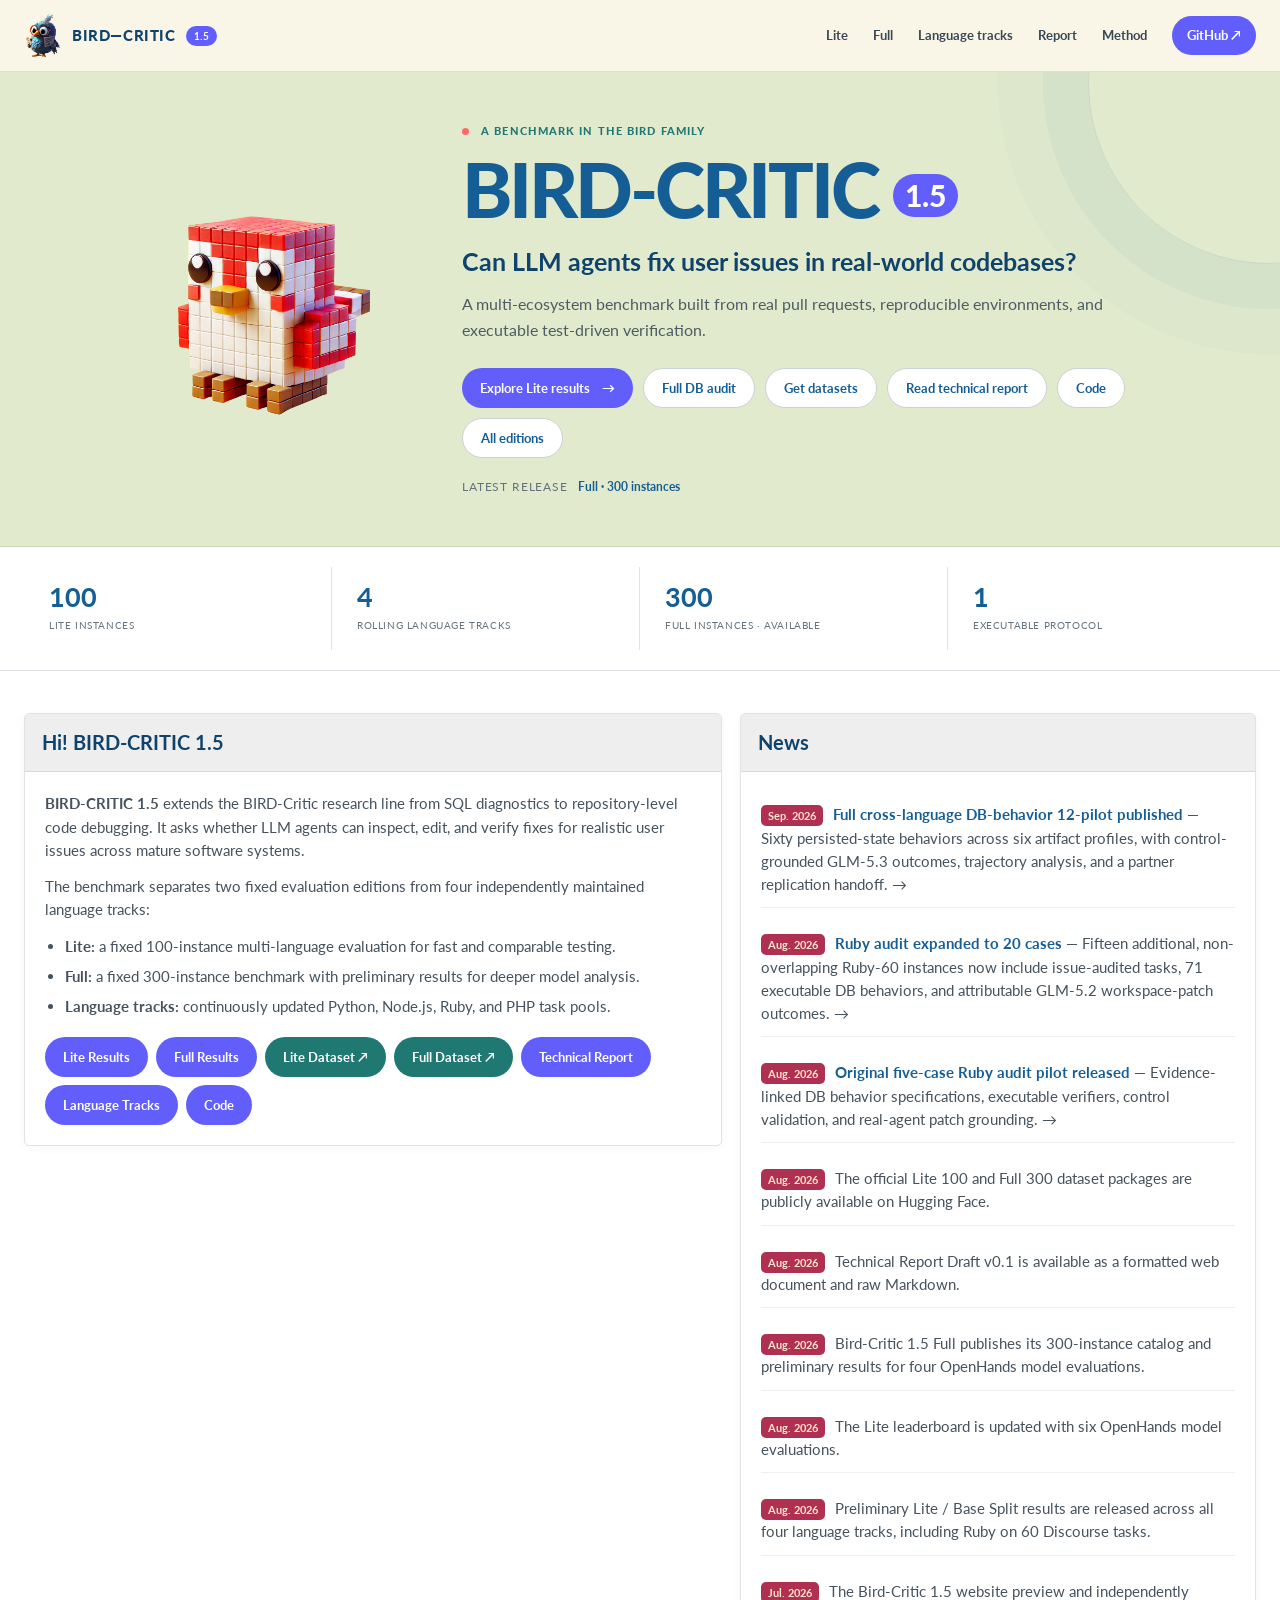
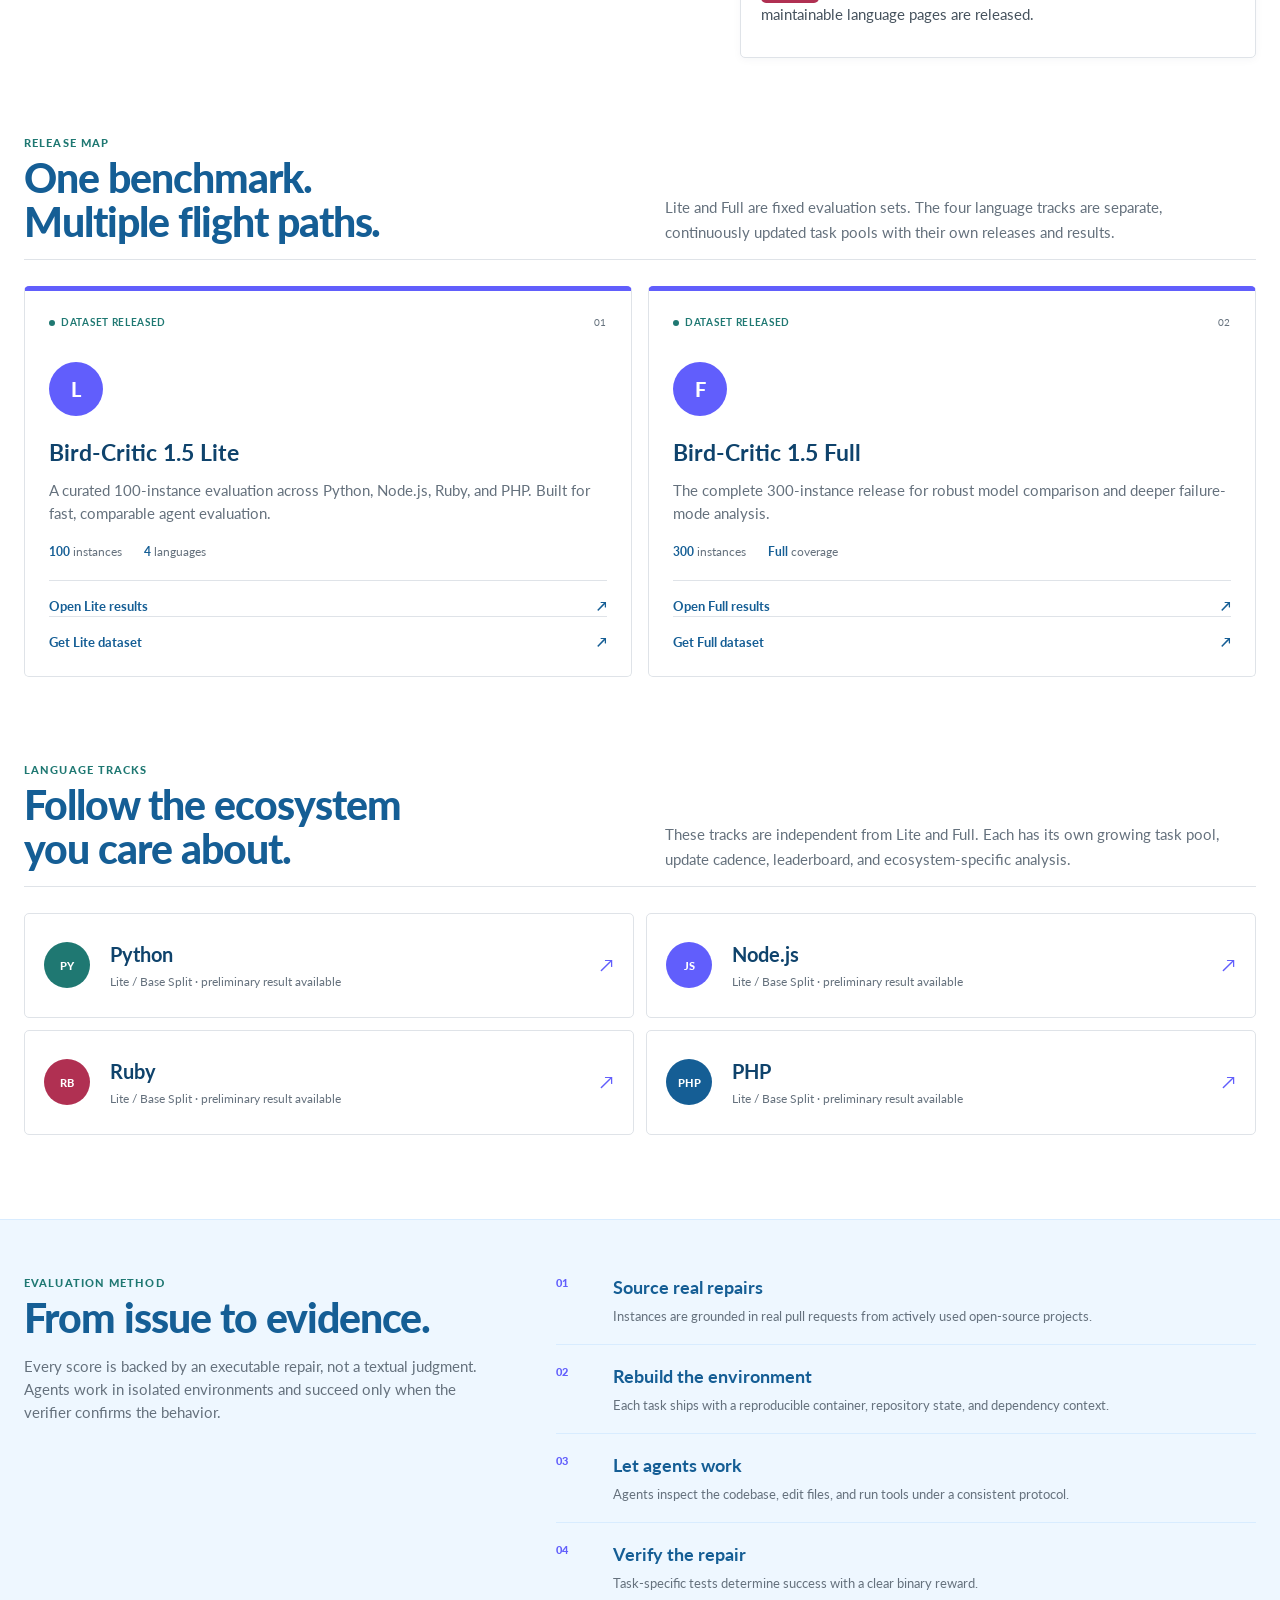
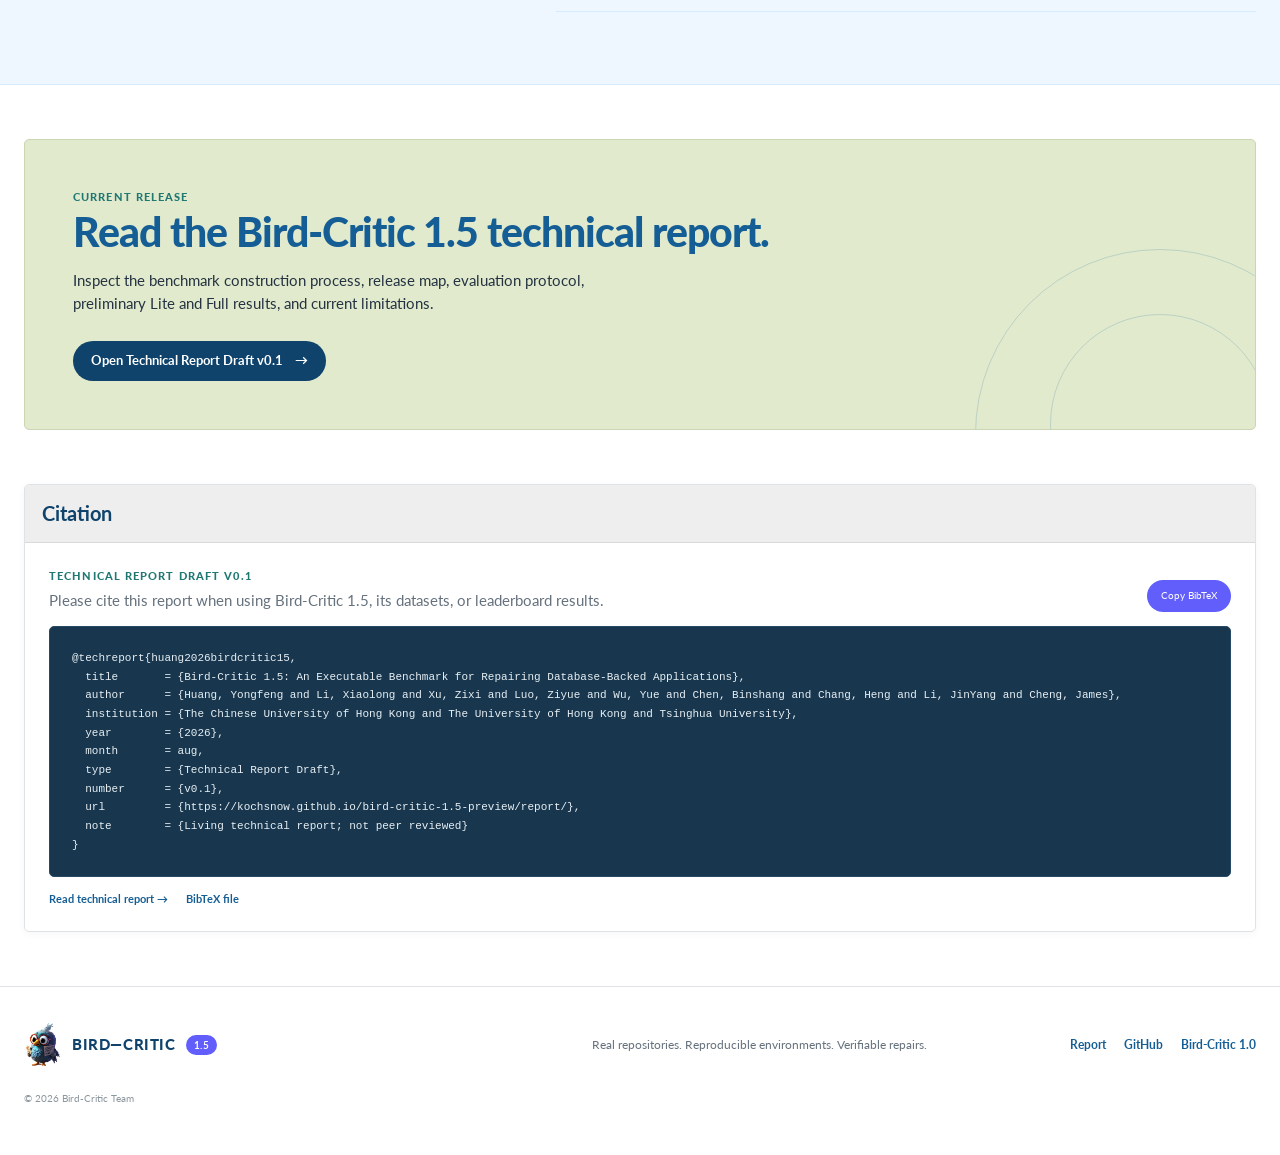
<file: index.html>
<!doctype html>
<html lang="en">
<head>
  <meta charset="utf-8">
  <meta name="viewport" content="width=device-width, initial-scale=1">
  <meta name="description" content="Bird-Critic 1.5 — a multi-ecosystem benchmark for evaluating LLM agents on real-world code repair.">
  <meta name="theme-color" content="#071a18">
  <meta property="og:title" content="Bird-Critic 1.5">
  <meta property="og:description" content="Real repositories. Reproducible environments. Verifiable repairs.">
  <meta property="og:type" content="website">
  <meta property="og:image" content="assets/og-family.png">
  <title>Bird-Critic 1.5 — Real-world code repair benchmark</title>
  <link rel="icon" href="assets/favicon.png" type="image/png">
  <link rel="stylesheet" href="assets/styles.css?v=20260909a">
  <script defer src="assets/app.js?v=20260803"></script>
</head>
<body data-page="home" data-depth="0">
  <a class="skip-link" href="#main">Skip to content</a>
  <div class="scroll-progress" aria-hidden="true"></div>

  <header class="site-header">
    <a class="brand" href="index.html" aria-label="Bird-Critic 1.5 home">
      <span class="brand-mark" aria-hidden="true"><span></span><span></span></span>
      <span>BIRD—CRITIC</span>
      <b>1.5</b>
    </a>
    <button class="menu-toggle" type="button" aria-expanded="false" aria-controls="site-nav">
      <span></span><span></span><span></span><span class="sr-only">Menu</span>
    </button>
    <nav class="site-nav" id="site-nav" aria-label="Primary navigation">
      <a href="lite/">Lite</a>
      <a href="full/">Full</a>
      <a href="#tracks">Language tracks</a>
      <a href="report/">Report</a>
      <a href="#method">Method</a>
      <a class="nav-cta" href="https://github.com/kochsnow/bird-critic-1.5-preview" target="_blank" rel="noreferrer">GitHub ↗</a>
    </nav>
  </header>

  <main id="main">
    <section class="hero">
      <div class="hero-copy reveal">
        <img class="hero-project-logo" src="assets/bird-critic-1-logo.png" alt="Bird-Critic cube bird">
      </div>

      <div class="hero-visual reveal">
        <div class="eyebrow"><span class="pulse"></span> A benchmark in the BIRD family</div>
        <h1>BIRD-CRITIC <em>1.5</em></h1>
        <p class="hero-question">Can LLM agents fix user issues in real-world codebases?</p>
        <p class="hero-lead">A multi-ecosystem benchmark built from real pull requests, reproducible environments, and executable test-driven verification.</p>
        <div class="hero-actions">
          <a class="button button-primary" href="lite/">Explore Lite results <span>→</span></a>
          <a class="button button-ghost" href="full/db-behavior-audit/">Full DB audit</a>
          <a class="button button-ghost" href="#editions">Get datasets</a>
          <a class="button button-ghost" href="report/">Read technical report</a>
          <a class="button button-ghost" href="https://github.com/kochsnow/bird-critic-1.5-preview" target="_blank" rel="noreferrer">Code</a>
          <a class="button button-ghost" href="#editions">All editions</a>
        </div>
        <div class="hero-note">
          <span>Latest release</span>
          <strong>Full · 300 instances</strong>
        </div>
      </div>
    </section>

    <section class="signal-strip" aria-label="Benchmark summary">
      <div><strong>100</strong><span>Lite instances</span></div>
      <div><strong>4</strong><span>rolling language tracks</span></div>
      <div><strong>300</strong><span>Full instances · available</span></div>
      <div><strong>1</strong><span>executable protocol</span></div>
    </section>

    <section class="section home-overview" id="about">
      <article class="family-panel reveal">
        <div class="panel-heading"><h2>Hi! BIRD-CRITIC 1.5</h2></div>
        <div class="panel-body">
          <p><strong>BIRD-CRITIC 1.5</strong> extends the BIRD-Critic research line from SQL diagnostics to repository-level code debugging. It asks whether LLM agents can inspect, edit, and verify fixes for realistic user issues across mature software systems.</p>
          <p>The benchmark separates two fixed evaluation editions from four independently maintained language tracks:</p>
          <ul class="family-list">
            <li><strong>Lite:</strong> a fixed 100-instance multi-language evaluation for fast and comparable testing.</li>
            <li><strong>Full:</strong> a fixed 300-instance benchmark with preliminary results for deeper model analysis.</li>
            <li><strong>Language tracks:</strong> continuously updated Python, Node.js, Ruby, and PHP task pools.</li>
          </ul>
          <div class="resource-buttons">
            <a class="family-button" href="lite/">Lite Results</a>
            <a class="family-button" href="full/">Full Results</a>
            <a class="family-button family-button-teal" href="https://huggingface.co/datasets/kochsnow/bird-critic-1.5-lite-100" target="_blank" rel="noreferrer">Lite Dataset ↗</a>
            <a class="family-button family-button-teal" href="https://huggingface.co/datasets/kochsnow/bird-critic-1.5-full-300" target="_blank" rel="noreferrer">Full Dataset ↗</a>
            <a class="family-button" href="report/">Technical Report</a>
            <a class="family-button" href="#tracks">Language Tracks</a>
            <a class="family-button" href="https://github.com/kochsnow/bird-critic-1.5-preview" target="_blank" rel="noreferrer">Code</a>
          </div>
        </div>
      </article>

      <article class="family-panel reveal" id="news">
        <div class="panel-heading"><h2>News</h2></div>
        <div class="panel-body news-list">
          <p><span class="news-date">Sep. 2026</span> <a class="news-link" href="full/db-behavior-audit/"><strong>Full cross-language DB-behavior 12-pilot published</strong> — Sixty persisted-state behaviors across six artifact profiles, with control-grounded GLM-5.3 outcomes, trajectory analysis, and a partner replication handoff. <span aria-hidden="true">→</span></a></p>
          <p><span class="news-date">Aug. 2026</span> <a class="news-link" href="languages/ruby/db-behavior-audit/15-pilot/"><strong>Ruby audit expanded to 20 cases</strong> — Fifteen additional, non-overlapping Ruby-60 instances now include issue-audited tasks, 71 executable DB behaviors, and attributable GLM-5.2 workspace-patch outcomes. <span aria-hidden="true">→</span></a></p>
          <p><span class="news-date">Aug. 2026</span> <a class="news-link" href="languages/ruby/db-behavior-audit/"><strong>Original five-case Ruby audit pilot released</strong> — Evidence-linked DB behavior specifications, executable verifiers, control validation, and real-agent patch grounding. <span aria-hidden="true">→</span></a></p>
          <p><span class="news-date">Aug. 2026</span> The official Lite 100 and Full 300 dataset packages are publicly available on Hugging Face.</p>
          <p><span class="news-date">Aug. 2026</span> Technical Report Draft v0.1 is available as a formatted web document and raw Markdown.</p>
          <p><span class="news-date">Aug. 2026</span> Bird-Critic 1.5 Full publishes its 300-instance catalog and preliminary results for four OpenHands model evaluations.</p>
          <p><span class="news-date">Aug. 2026</span> The Lite leaderboard is updated with six OpenHands model evaluations.</p>
          <p><span class="news-date">Aug. 2026</span> Preliminary Lite / Base Split results are released across all four language tracks, including Ruby on 60 Discourse tasks.</p>
          <p><span class="news-date">Jul. 2026</span> The Bird-Critic 1.5 website preview and independently maintainable language pages are released.</p>
        </div>
      </article>
    </section>

    <section class="section editions" id="editions">
      <div class="section-heading reveal">
        <div>
          <span class="kicker">Release map</span>
          <h2>One benchmark.<br>Multiple flight paths.</h2>
        </div>
        <p>Lite and Full are fixed evaluation sets. The four language tracks are separate, continuously updated task pools with their own releases and results.</p>
      </div>

      <div class="edition-grid">
        <article class="edition-card edition-live reveal">
          <div class="card-topline"><span class="live-label">Dataset released</span><span>01</span></div>
          <div class="edition-symbol">L</div>
          <h3>Bird-Critic 1.5 Lite</h3>
          <p>A curated 100-instance evaluation across Python, Node.js, Ruby, and PHP. Built for fast, comparable agent evaluation.</p>
          <div class="edition-stats">
            <span><b>100</b> instances</span>
            <span><b>4</b> languages</span>
          </div>
          <div class="edition-links">
            <a class="text-link" href="lite/">Open Lite results <span>↗</span></a>
            <a class="text-link" href="https://huggingface.co/datasets/kochsnow/bird-critic-1.5-lite-100" target="_blank" rel="noreferrer">Get Lite dataset <span>↗</span></a>
          </div>
        </article>

        <article class="edition-card edition-live reveal">
          <div class="card-topline"><span class="live-label">Dataset released</span><span>02</span></div>
          <div class="edition-symbol">F</div>
          <h3>Bird-Critic 1.5 Full</h3>
          <p>The complete 300-instance release for robust model comparison and deeper failure-mode analysis.</p>
          <div class="edition-stats">
            <span><b>300</b> instances</span>
            <span><b>Full</b> coverage</span>
          </div>
          <div class="edition-links">
            <a class="text-link" href="full/">Open Full results <span>↗</span></a>
            <a class="text-link" href="https://huggingface.co/datasets/kochsnow/bird-critic-1.5-full-300" target="_blank" rel="noreferrer">Get Full dataset <span>↗</span></a>
          </div>
        </article>
      </div>
    </section>

    <section class="section tracks" id="tracks">
      <div class="section-heading reveal">
        <div>
          <span class="kicker">Language tracks</span>
          <h2>Follow the ecosystem<br>you care about.</h2>
        </div>
        <p>These tracks are independent from Lite and Full. Each has its own growing task pool, update cadence, leaderboard, and ecosystem-specific analysis.</p>
      </div>

      <div class="track-grid">
        <a class="track-card reveal" href="languages/python/">
          <span class="track-index">PY</span>
          <div><h3>Python</h3><p>Lite / Base Split · preliminary result available</p></div>
          <span class="track-arrow">↗</span>
        </a>
        <a class="track-card reveal" href="languages/node/">
          <span class="track-index">JS</span>
          <div><h3>Node.js</h3><p>Lite / Base Split · preliminary result available</p></div>
          <span class="track-arrow">↗</span>
        </a>
        <a class="track-card reveal" href="languages/ruby/">
          <span class="track-index">RB</span>
          <div><h3>Ruby</h3><p>Lite / Base Split · preliminary result available</p></div>
          <span class="track-arrow">↗</span>
        </a>
        <a class="track-card reveal" href="languages/php/">
          <span class="track-index">PHP</span>
          <div><h3>PHP</h3><p>Lite / Base Split · preliminary result available</p></div>
          <span class="track-arrow">↗</span>
        </a>
      </div>
    </section>

    <section class="section method" id="method">
      <div class="method-layout">
        <div class="method-intro reveal">
          <span class="kicker kicker-light">Evaluation method</span>
          <h2>From issue to evidence.</h2>
          <p>Every score is backed by an executable repair, not a textual judgment. Agents work in isolated environments and succeed only when the verifier confirms the behavior.</p>
        </div>
        <ol class="method-steps">
          <li class="reveal"><span>01</span><div><h3>Source real repairs</h3><p>Instances are grounded in real pull requests from actively used open-source projects.</p></div></li>
          <li class="reveal"><span>02</span><div><h3>Rebuild the environment</h3><p>Each task ships with a reproducible container, repository state, and dependency context.</p></div></li>
          <li class="reveal"><span>03</span><div><h3>Let agents work</h3><p>Agents inspect the codebase, edit files, and run tools under a consistent protocol.</p></div></li>
          <li class="reveal"><span>04</span><div><h3>Verify the repair</h3><p>Task-specific tests determine success with a clear binary reward.</p></div></li>
        </ol>
      </div>
    </section>

    <section class="section release">
      <div class="release-card reveal">
        <span class="kicker">Current release</span>
        <h2>Read the Bird-Critic 1.5 technical report.</h2>
        <p>Inspect the benchmark construction process, release map, evaluation protocol, preliminary Lite and Full results, and current limitations.</p>
        <a class="button button-dark" href="report/">Open Technical Report Draft v0.1 <span>→</span></a>
        <div class="release-ring ring-one" aria-hidden="true"></div>
        <div class="release-ring ring-two" aria-hidden="true"></div>
      </div>
    </section>

    <section class="section citation-section" id="citation">
      <div class="family-panel reveal">
        <div class="panel-heading"><h2>Citation</h2></div>
        <div class="panel-body citation-content">
          <div class="citation-intro">
            <div><span class="kicker">Technical Report Draft v0.1</span><p>Please cite this report when using Bird-Critic 1.5, its datasets, or leaderboard results.</p></div>
            <button class="copy-button" type="button" data-copy-target="#citation-bibtex">Copy BibTeX</button>
          </div>
          <pre class="citation-code" id="citation-bibtex"><code>@techreport{huang2026birdcritic15,
  title       = {Bird-Critic 1.5: An Executable Benchmark for Repairing Database-Backed Applications},
  author      = {Huang, Yongfeng and Li, Xiaolong and Xu, Zixi and Luo, Ziyue and Wu, Yue and Chen, Binshang and Chang, Heng and Li, JinYang and Cheng, James},
  institution = {The Chinese University of Hong Kong and The University of Hong Kong and Tsinghua University},
  year        = {2026},
  month       = aug,
  type        = {Technical Report Draft},
  number      = {v0.1},
  url         = {https://kochsnow.github.io/bird-critic-1.5-preview/report/},
  note        = {Living technical report; not peer reviewed}
}</code></pre>
          <div class="citation-links"><a href="report/">Read technical report →</a><a href="CITATION.bib">BibTeX file</a></div>
        </div>
      </div>
    </section>
  </main>

  <footer class="site-footer">
    <a class="brand footer-brand" href="index.html">
      <span class="brand-mark" aria-hidden="true"><span></span><span></span></span>
      <span>BIRD—CRITIC</span><b>1.5</b>
    </a>
    <p>Real repositories. Reproducible environments. Verifiable repairs.</p>
    <div><a href="report/">Report</a><a href="https://github.com/kochsnow/bird-critic-1.5-preview" target="_blank" rel="noreferrer">GitHub</a><a href="https://bird-critic.github.io/" target="_blank" rel="noreferrer">Bird-Critic 1.0</a></div>
    <small>© <span data-year></span> Bird-Critic Team</small>
  </footer>
</body>
</html>
</file>
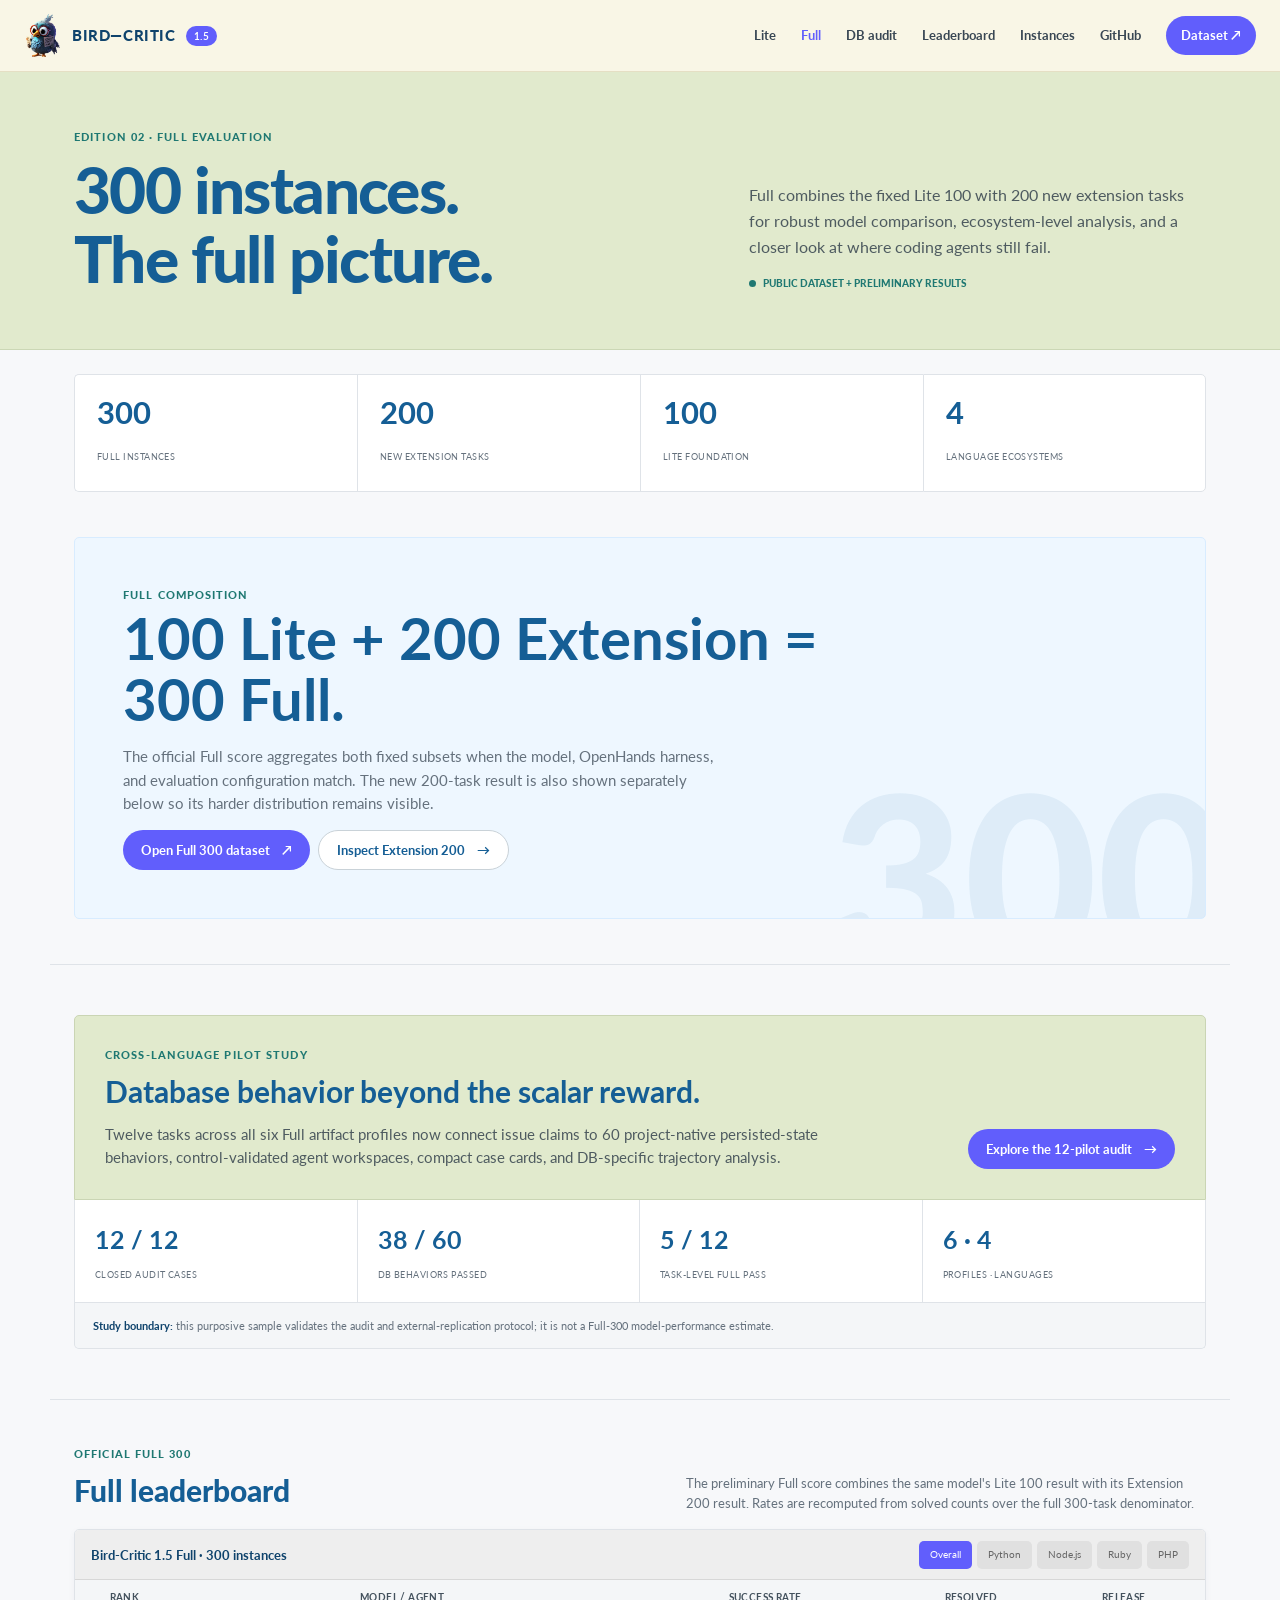
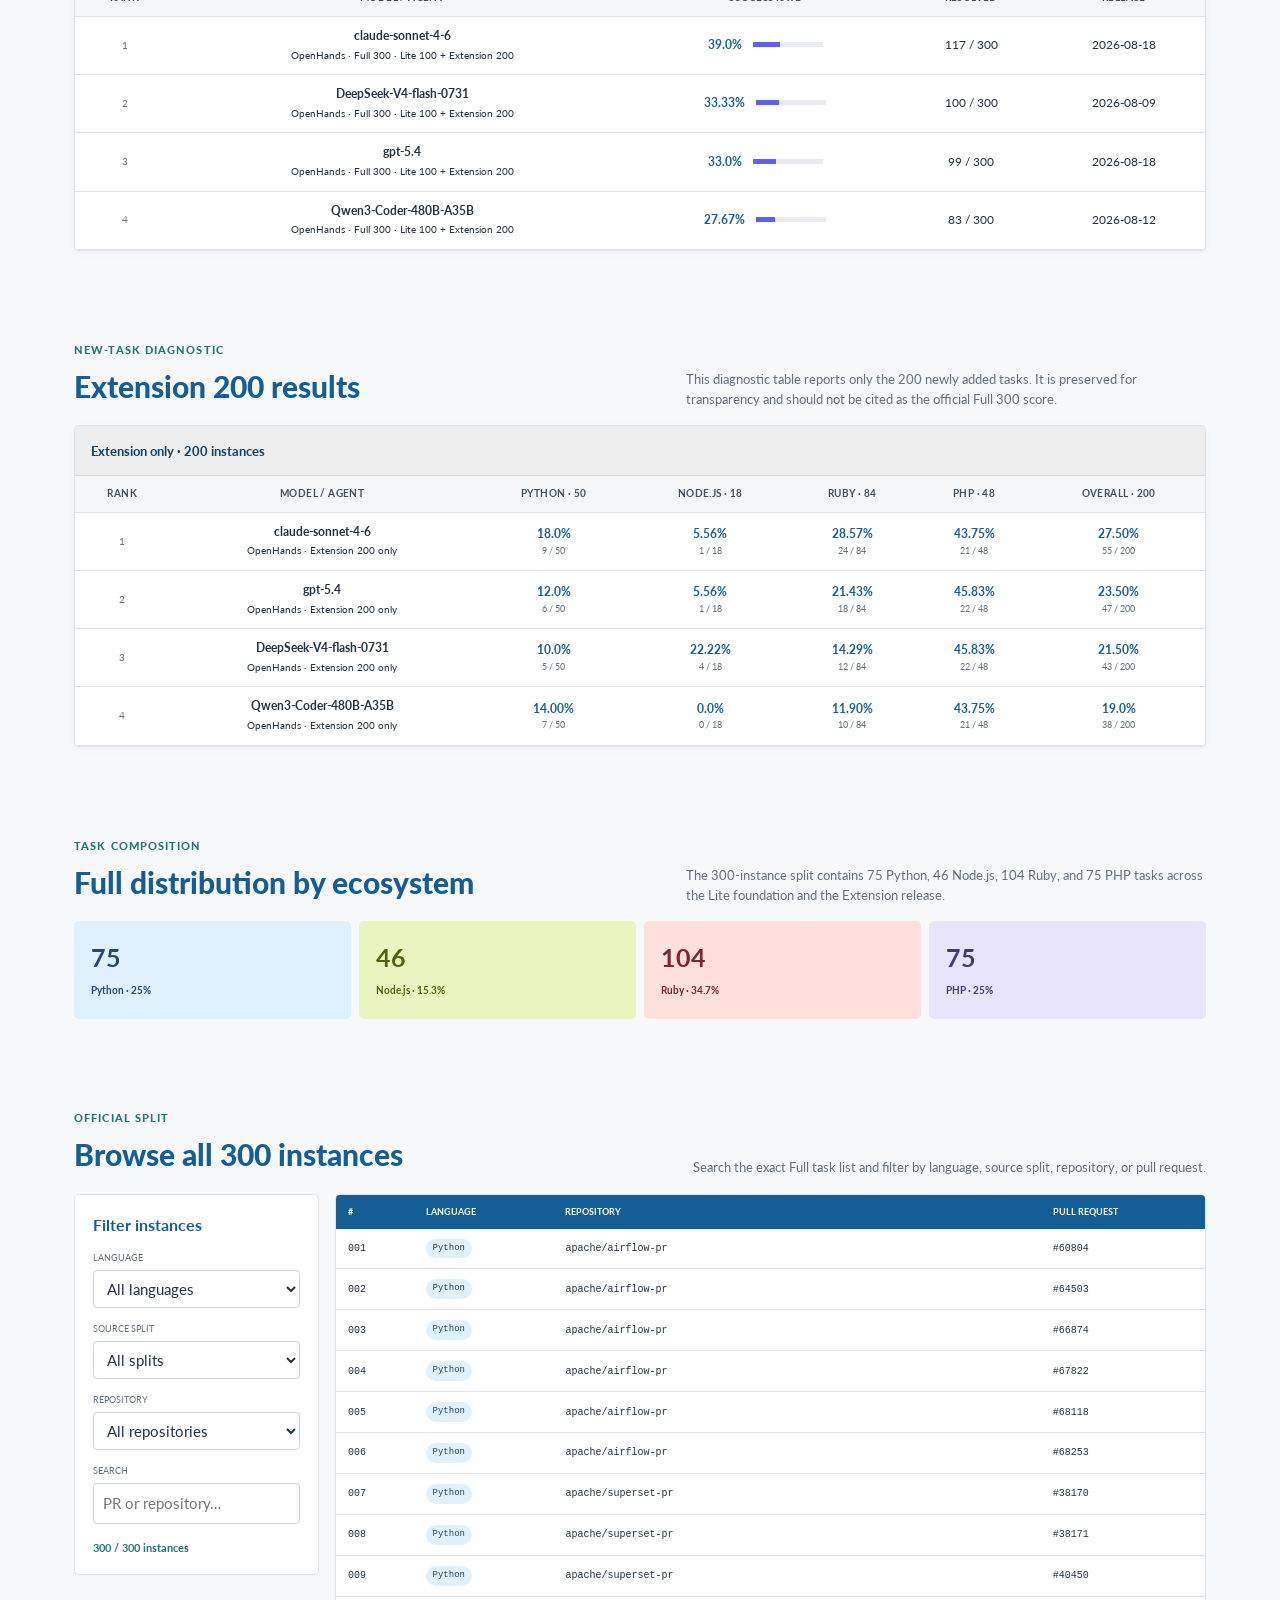
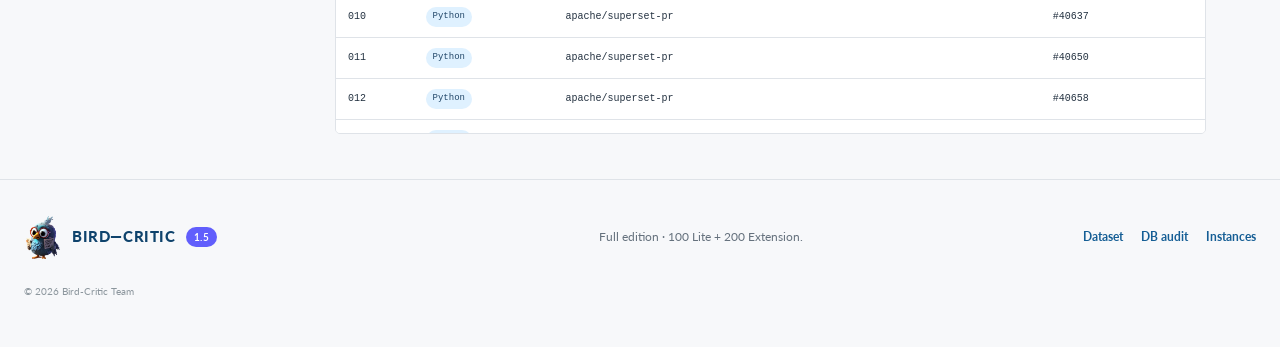
<file: full/index.html>
<!doctype html>
<html lang="en">
<head>
  <meta charset="utf-8">
  <meta name="viewport" content="width=device-width, initial-scale=1">
  <meta name="description" content="Bird-Critic 1.5 Full — preliminary results and all 300 real-world code repair instances.">
  <meta name="theme-color" content="#f3f1e9">
  <meta property="og:title" content="Bird-Critic 1.5 Full">
  <meta property="og:description" content="The complete 300-instance evaluation for real-world LLM code repair.">
  <meta property="og:type" content="website">
  <meta property="og:image" content="../assets/og-family.png">
  <title>Bird-Critic 1.5 Full — 300-instance evaluation</title>
  <link rel="icon" href="../assets/favicon.png" type="image/png">
  <link rel="stylesheet" href="../assets/styles.css?v=20260909a">
  <script defer src="../assets/app.js?v=20260809"></script>
</head>
<body class="inner" data-page="full" data-depth="1" data-results="../data/full-results.json" data-extension-results="../data/full-extension-results.json" data-instances="../data/full-instances.json">
  <a class="skip-link" href="#main">Skip to content</a>
  <div class="scroll-progress" aria-hidden="true"></div>

  <header class="site-header">
    <a class="brand" href="../" aria-label="Bird-Critic 1.5 home">
      <span class="brand-mark" aria-hidden="true"><span></span><span></span></span>
      <span>BIRD—CRITIC</span><b>1.5</b>
    </a>
    <button class="menu-toggle" type="button" aria-expanded="false" aria-controls="site-nav">
      <span></span><span></span><span></span><span class="sr-only">Menu</span>
    </button>
    <nav class="site-nav" id="site-nav" aria-label="Primary navigation">
      <a href="../lite/">Lite</a>
      <a href="../full/" aria-current="page">Full</a>
      <a href="db-behavior-audit/">DB audit</a>
      <a href="#leaderboard">Leaderboard</a>
      <a href="#instances">Instances</a>
      <a href="https://github.com/kochsnow/bird-critic-1.5-preview" target="_blank" rel="noreferrer">GitHub</a>
      <a class="nav-cta" href="https://huggingface.co/datasets/kochsnow/bird-critic-1.5-full-300" target="_blank" rel="noreferrer">Dataset ↗</a>
    </nav>
  </header>

  <main id="main">
    <section class="page-hero">
      <div class="reveal">
        <div class="page-eyebrow">Edition 02 · Full evaluation</div>
        <h1>300 instances.<br>The full picture.</h1>
      </div>
      <div class="reveal">
        <p class="page-intro">Full combines the fixed Lite 100 with 200 new extension tasks for robust model comparison, ecosystem-level analysis, and a closer look at where coding agents still fail.</p>
        <span class="page-status">Public dataset + preliminary results</span>
      </div>
    </section>
    <hr class="page-rule">

    <section class="metric-grid reveal" aria-label="Full benchmark metrics">
      <div class="metric"><strong data-task-count>300</strong><span>Full instances</span></div>
      <div class="metric"><strong>200</strong><span>New extension tasks</span></div>
      <div class="metric"><strong>100</strong><span>Lite foundation</span></div>
      <div class="metric"><strong>4</strong><span>Language ecosystems</span></div>
    </section>

    <section class="coming-panel">
      <div class="coming-panel-inner reveal">
        <span class="kicker kicker-light">Full composition</span>
        <h2>100 Lite + 200 Extension = 300 Full.</h2>
        <p>The official Full score aggregates both fixed subsets when the model, OpenHands harness, and evaluation configuration match. The new 200-task result is also shown separately below so its harder distribution remains visible.</p>
        <div class="resource-buttons">
          <a class="button button-primary" href="https://huggingface.co/datasets/kochsnow/bird-critic-1.5-full-300" target="_blank" rel="noreferrer">Open Full 300 dataset <span>↗</span></a>
          <a class="button button-ghost" href="#extension-results">Inspect Extension 200 <span>→</span></a>
        </div>
        <span class="coming-number" aria-hidden="true">300</span>
      </div>
    </section>

    <section class="results-section audit-teaser" id="db-behavior-audit">
      <div class="audit-teaser-main reveal">
        <div>
          <span class="kicker">Cross-language pilot study</span>
          <h2>Database behavior beyond the scalar reward.</h2>
          <p>Twelve tasks across all six Full artifact profiles now connect issue claims to 60 project-native persisted-state behaviors, control-validated agent workspaces, compact case cards, and DB-specific trajectory analysis.</p>
        </div>
        <a class="button button-primary" href="db-behavior-audit/">Explore the 12-pilot audit <span>→</span></a>
      </div>
      <div class="audit-teaser-stats reveal">
        <div><strong>12 / 12</strong><span>Closed audit cases</span></div>
        <div><strong>38 / 60</strong><span>DB behaviors passed</span></div>
        <div><strong>5 / 12</strong><span>Task-level full pass</span></div>
        <div><strong>6 · 4</strong><span>Profiles · languages</span></div>
      </div>
      <p class="audit-teaser-note reveal"><strong>Study boundary:</strong> this purposive sample validates the audit and external-replication protocol; it is not a Full-300 model-performance estimate.</p>
    </section>

    <section class="results-section" id="leaderboard">
      <div class="results-head reveal">
        <div><span class="kicker">Official Full 300</span><h2>Full leaderboard</h2></div>
        <p>The preliminary Full score combines the same model's Lite 100 result with its Extension 200 result. Rates are recomputed from solved counts over the full 300-task denominator.</p>
      </div>
      <div class="leaderboard-shell reveal">
        <div class="leaderboard-toolbar">
          <span>Bird-Critic 1.5 Full · 300 instances</span>
          <div class="language-filters" aria-label="Leaderboard view">
            <button class="filter-button active" type="button" data-result-filter="overall">Overall</button>
            <button class="filter-button" type="button" data-result-filter="python">Python</button>
            <button class="filter-button" type="button" data-result-filter="node">Node.js</button>
            <button class="filter-button" type="button" data-result-filter="ruby">Ruby</button>
            <button class="filter-button" type="button" data-result-filter="php">PHP</button>
          </div>
        </div>
        <table class="leaderboard">
          <thead><tr><th>Rank</th><th>Model / Agent</th><th>Success Rate</th><th>Resolved</th><th>Release</th></tr></thead>
          <tbody id="results-body"><tr class="empty-row"><td colspan="5">Loading Full results…</td></tr></tbody>
        </table>
      </div>
    </section>

    <section class="results-section" id="extension-results">
      <div class="results-head reveal">
        <div><span class="kicker">New-task diagnostic</span><h2>Extension 200 results</h2></div>
        <p>This diagnostic table reports only the 200 newly added tasks. It is preserved for transparency and should not be cited as the official Full 300 score.</p>
      </div>
      <div class="leaderboard-shell reveal">
        <div class="leaderboard-toolbar"><span>Extension only · 200 instances</span></div>
        <table class="leaderboard language-breakdown">
          <thead><tr><th>Rank</th><th>Model / Agent</th><th>Python · 50</th><th>Node.js · 18</th><th>Ruby · 84</th><th>PHP · 48</th><th>Overall · 200</th></tr></thead>
          <tbody id="extension-results-body"><tr class="empty-row"><td colspan="7">Loading Extension results…</td></tr></tbody>
        </table>
      </div>
    </section>

    <section class="results-section">
      <div class="results-head reveal">
        <div><span class="kicker">Task composition</span><h2>Full distribution by ecosystem</h2></div>
        <p>The 300-instance split contains 75 Python, 46 Node.js, 104 Ruby, and 75 PHP tasks across the Lite foundation and the Extension release.</p>
      </div>
      <div class="split-chart reveal" aria-label="Full instance distribution by language">
        <div class="split-segment split-python"><strong>75</strong><span>Python · 25%</span></div>
        <div class="split-segment split-node"><strong>46</strong><span>Node.js · 15.3%</span></div>
        <div class="split-segment split-ruby"><strong>104</strong><span>Ruby · 34.7%</span></div>
        <div class="split-segment split-php"><strong>75</strong><span>PHP · 25%</span></div>
      </div>
    </section>

    <section class="results-section" id="instances">
      <div class="results-head reveal">
        <div><span class="kicker">Official split</span><h2>Browse all 300 instances</h2></div>
        <p>Search the exact Full task list and filter by language, source split, repository, or pull request.</p>
      </div>
      <div class="instance-layout">
        <aside class="instance-sidebar reveal">
          <h3>Filter instances</h3>
          <label for="language-filter">Language</label>
          <select id="language-filter">
            <option value="">All languages</option>
            <option value="Python">Python</option>
            <option value="Node.js">Node.js</option>
            <option value="Ruby">Ruby</option>
            <option value="PHP">PHP</option>
          </select>
          <label for="split-filter">Source split</label>
          <select id="split-filter">
            <option value="">All splits</option>
            <option value="Lite 100">Lite 100</option>
            <option value="Extension 200">Extension 200</option>
          </select>
          <label for="repo-filter">Repository</label>
          <select id="repo-filter"><option value="">All repositories</option></select>
          <label for="instance-search">Search</label>
          <input id="instance-search" type="search" placeholder="PR or repository…" autocomplete="off">
          <div class="instance-count" id="instance-count">Loading instances…</div>
        </aside>
        <div class="instance-table-wrap reveal">
          <table class="instance-table">
            <thead><tr><th>#</th><th>Language</th><th>Repository</th><th>Pull request</th></tr></thead>
            <tbody id="instance-body"><tr class="empty-row"><td colspan="4">Loading…</td></tr></tbody>
          </table>
        </div>
      </div>
    </section>
  </main>

  <footer class="site-footer">
    <a class="brand footer-brand" href="../">
      <span class="brand-mark" aria-hidden="true"><span></span><span></span></span>
      <span>BIRD—CRITIC</span><b>1.5</b>
    </a>
    <p>Full edition · 100 Lite + 200 Extension.</p>
    <div><a href="https://huggingface.co/datasets/kochsnow/bird-critic-1.5-full-300" target="_blank" rel="noreferrer">Dataset</a><a href="db-behavior-audit/">DB audit</a><a href="#instances">Instances</a></div>
    <small>© <span data-year></span> Bird-Critic Team</small>
  </footer>
</body>
</html>
</file>
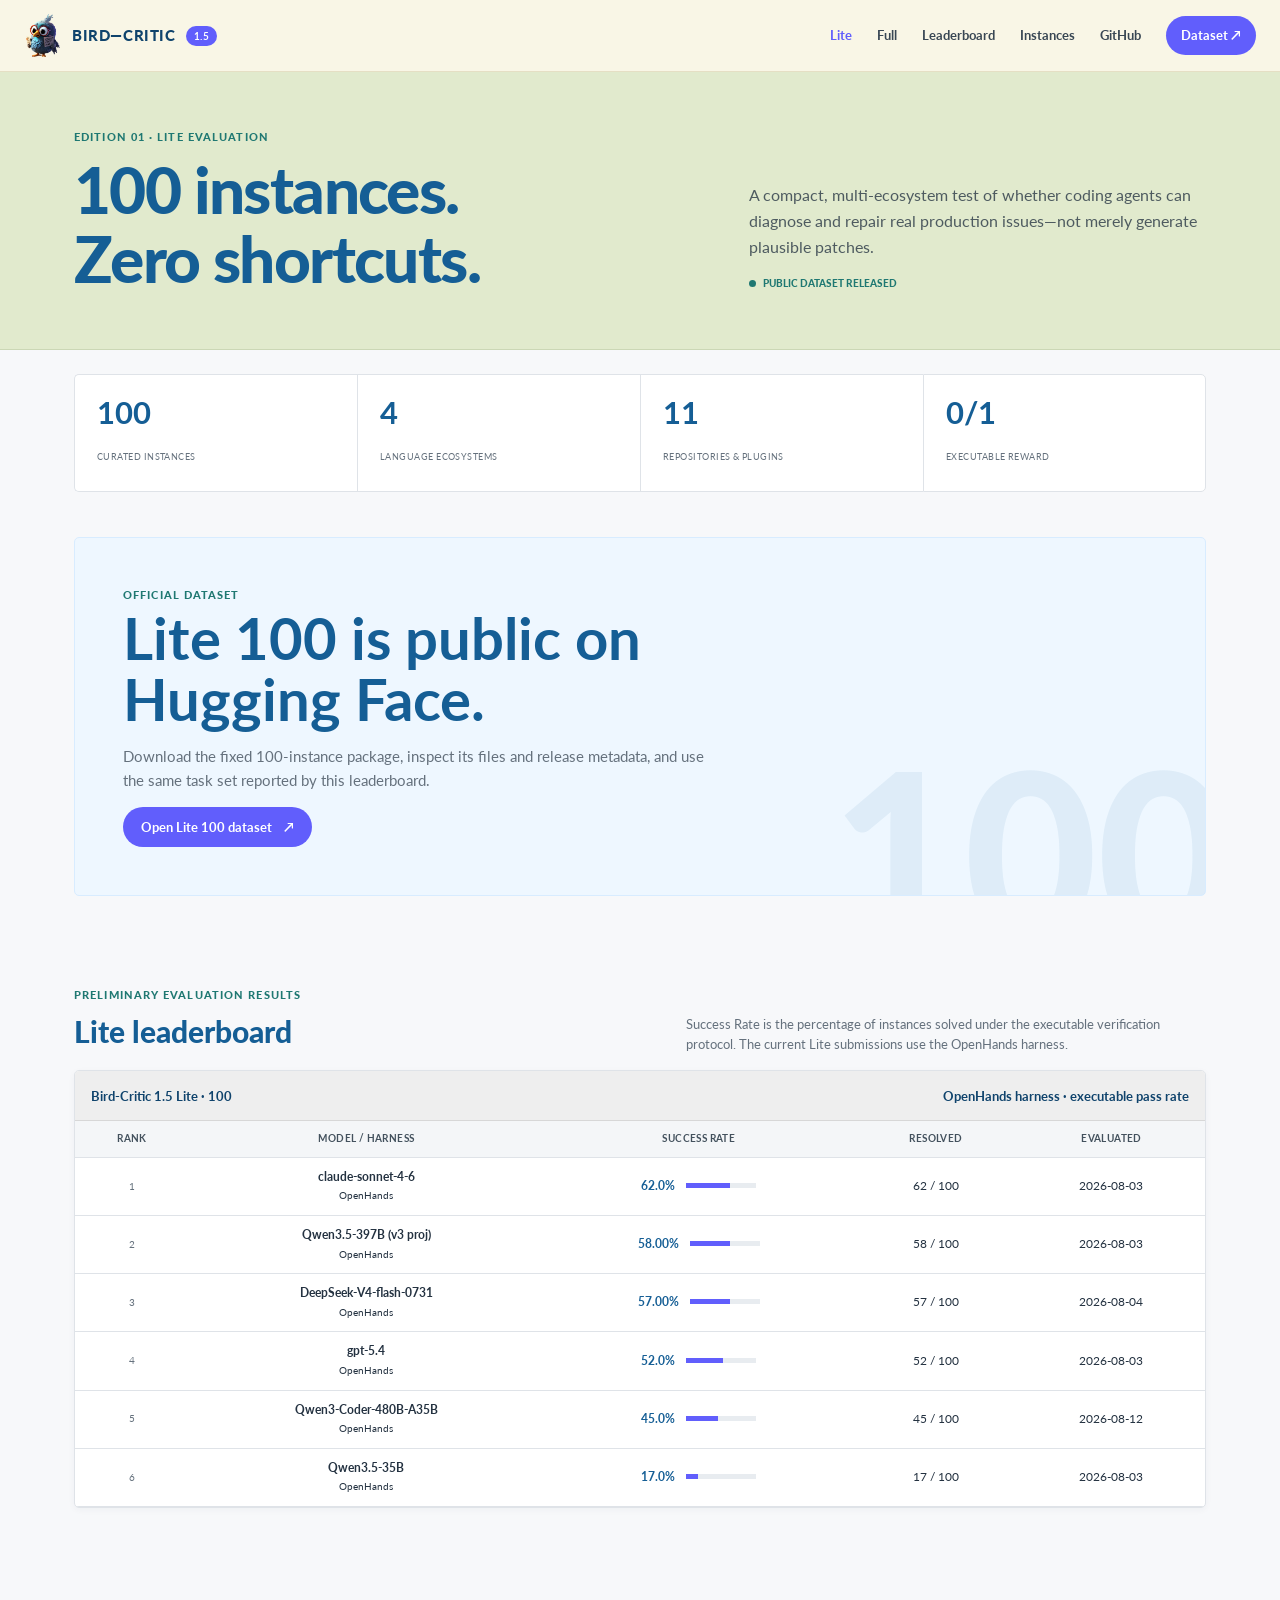
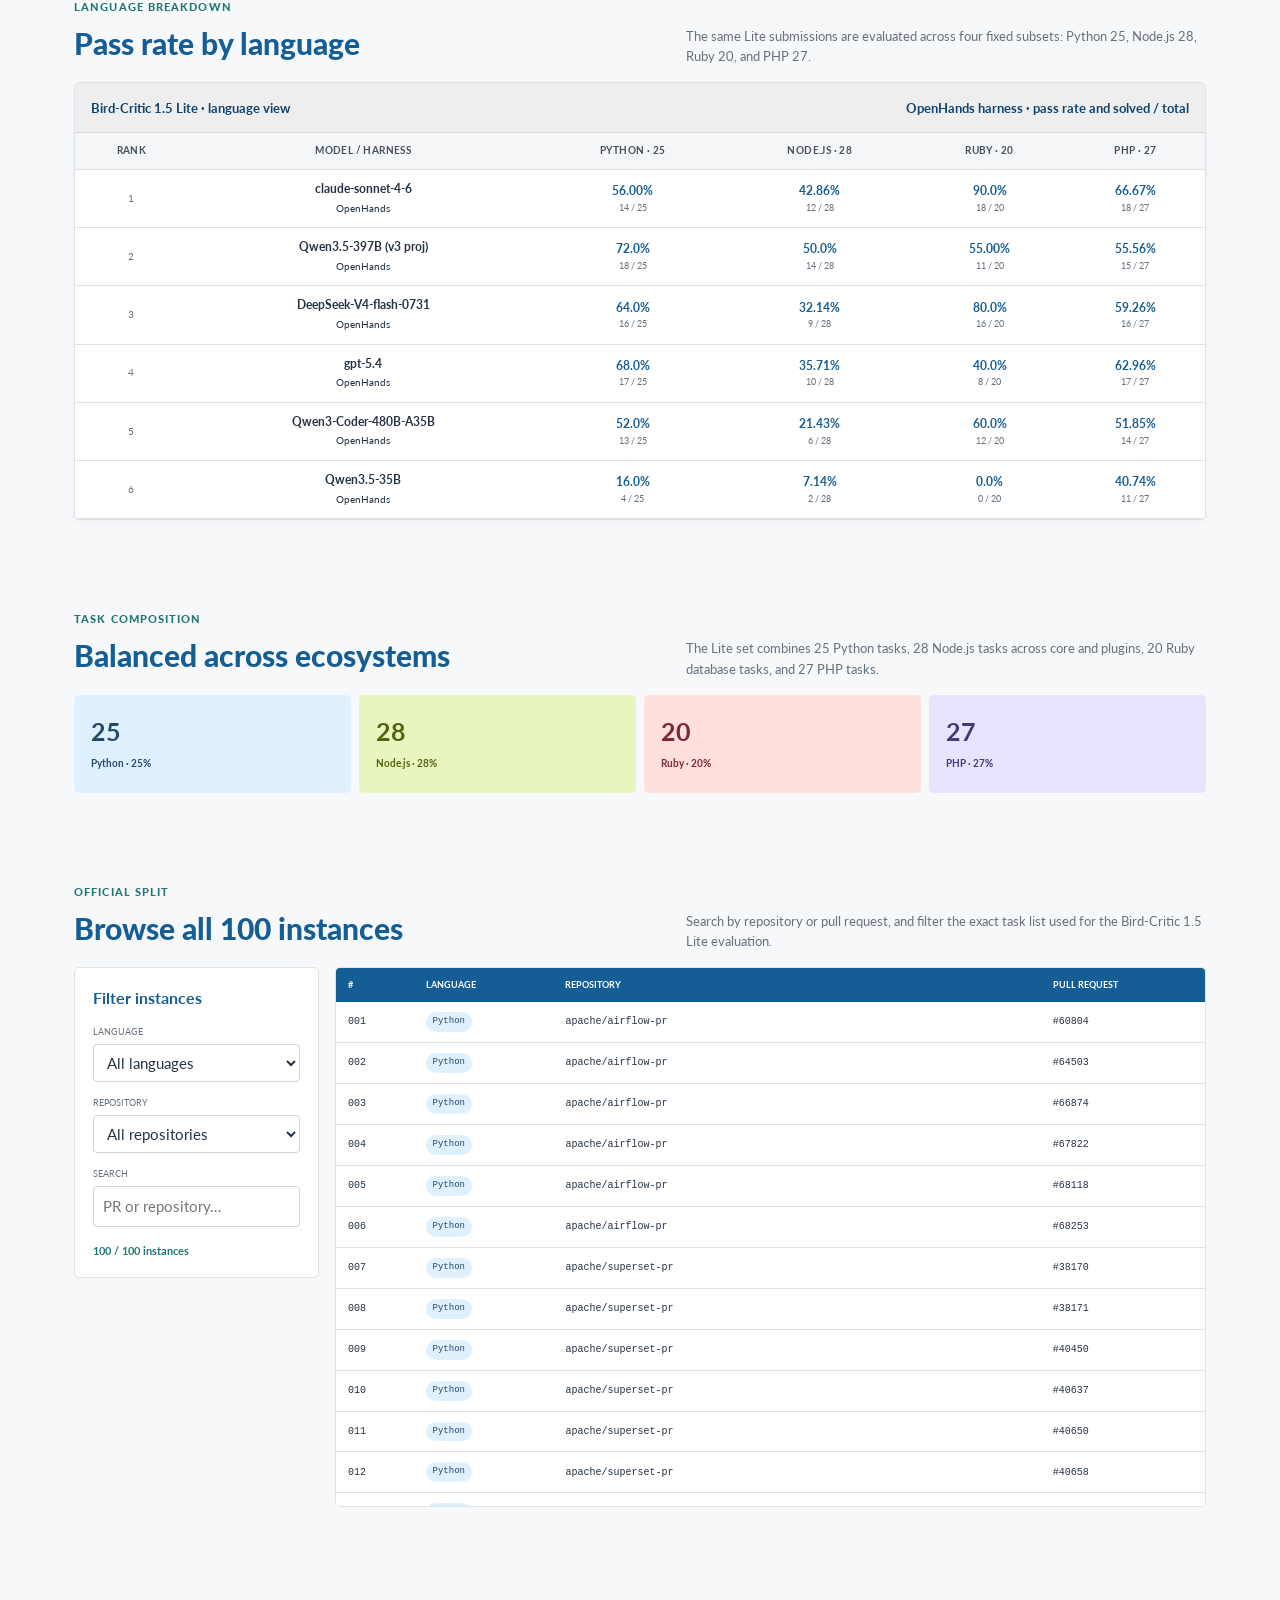
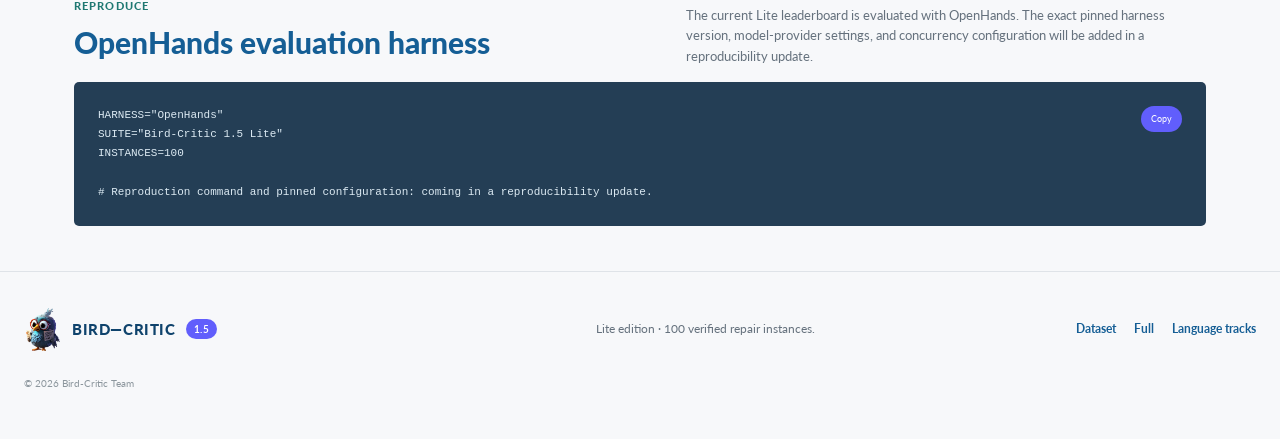
<file: lite/index.html>
<!doctype html>
<html lang="en">
<head>
  <meta charset="utf-8">
  <meta name="viewport" content="width=device-width, initial-scale=1">
  <meta name="description" content="Bird-Critic 1.5 Lite — results and task composition for the 100-instance multi-language code repair benchmark.">
  <meta name="theme-color" content="#f3f1e9">
  <meta property="og:title" content="Bird-Critic 1.5 Lite">
  <meta property="og:description" content="100 real-world repair instances across Python, Node.js, Ruby, and PHP.">
  <meta property="og:type" content="website">
  <meta property="og:image" content="../assets/og-family.png">
  <title>Bird-Critic 1.5 Lite — 100-instance evaluation</title>
  <link rel="icon" href="../assets/favicon.png" type="image/png">
  <link rel="stylesheet" href="../assets/styles.css?v=20260820">
  <script defer src="../assets/app.js?v=20260803"></script>
</head>
<body class="inner" data-page="lite" data-depth="1" data-results="../data/lite-results.json" data-instances="../data/lite-instances.json">
  <a class="skip-link" href="#main">Skip to content</a>
  <div class="scroll-progress" aria-hidden="true"></div>

  <header class="site-header">
    <a class="brand" href="../" aria-label="Bird-Critic 1.5 home">
      <span class="brand-mark" aria-hidden="true"><span></span><span></span></span>
      <span>BIRD—CRITIC</span><b>1.5</b>
    </a>
    <button class="menu-toggle" type="button" aria-expanded="false" aria-controls="site-nav">
      <span></span><span></span><span></span><span class="sr-only">Menu</span>
    </button>
    <nav class="site-nav" id="site-nav" aria-label="Primary navigation">
      <a href="../lite/" aria-current="page">Lite</a>
      <a href="../full/">Full</a>
      <a href="#leaderboard">Leaderboard</a>
      <a href="#instances">Instances</a>
      <a href="https://github.com/kochsnow/bird-critic-1.5-preview" target="_blank" rel="noreferrer">GitHub</a>
      <a class="nav-cta" href="https://huggingface.co/datasets/kochsnow/bird-critic-1.5-lite-100" target="_blank" rel="noreferrer">Dataset ↗</a>
    </nav>
  </header>

  <main id="main">
    <section class="page-hero">
      <div class="reveal">
        <div class="page-eyebrow">Edition 01 · Lite evaluation</div>
        <h1>100 instances.<br>Zero shortcuts.</h1>
      </div>
      <div class="reveal">
        <p class="page-intro">A compact, multi-ecosystem test of whether coding agents can diagnose and repair real production issues—not merely generate plausible patches.</p>
        <span class="page-status">Public dataset released</span>
      </div>
    </section>
    <hr class="page-rule">

    <section class="metric-grid reveal" aria-label="Lite benchmark metrics">
      <div class="metric"><strong>100</strong><span>Curated instances</span></div>
      <div class="metric"><strong>4</strong><span>Language ecosystems</span></div>
      <div class="metric"><strong>11</strong><span>Repositories &amp; plugins</span></div>
      <div class="metric"><strong>0/1</strong><span>Executable reward</span></div>
    </section>

    <section class="coming-panel">
      <div class="coming-panel-inner reveal">
        <span class="kicker">Official dataset</span>
        <h2>Lite 100 is public on Hugging Face.</h2>
        <p>Download the fixed 100-instance package, inspect its files and release metadata, and use the same task set reported by this leaderboard.</p>
        <a class="button button-primary" href="https://huggingface.co/datasets/kochsnow/bird-critic-1.5-lite-100" target="_blank" rel="noreferrer">Open Lite 100 dataset <span>↗</span></a>
        <span class="coming-number" aria-hidden="true">100</span>
      </div>
    </section>

    <section class="results-section" id="leaderboard">
      <div class="results-head reveal">
        <div><span class="kicker">Preliminary evaluation results</span><h2>Lite leaderboard</h2></div>
        <p>Success Rate is the percentage of instances solved under the executable verification protocol. The current Lite submissions use the OpenHands harness.</p>
      </div>
      <div class="leaderboard-shell reveal">
        <div class="leaderboard-toolbar">
          <span>Bird-Critic 1.5 Lite · 100</span>
          <span>OpenHands harness · executable pass rate</span>
        </div>
        <table class="leaderboard">
          <thead>
            <tr>
              <th>Rank</th>
              <th>Model / Harness</th>
              <th>Success Rate</th>
              <th>Resolved</th>
              <th>Evaluated</th>
            </tr>
          </thead>
          <tbody id="results-body">
            <tr class="empty-row"><td colspan="5">Waiting for official model result data.</td></tr>
          </tbody>
        </table>
      </div>
    </section>

    <section class="results-section" id="language-results">
      <div class="results-head reveal">
        <div><span class="kicker">Language breakdown</span><h2>Pass rate by language</h2></div>
        <p>The same Lite submissions are evaluated across four fixed subsets: Python 25, Node.js 28, Ruby 20, and PHP 27.</p>
      </div>
      <div class="leaderboard-shell reveal">
        <div class="leaderboard-toolbar">
          <span>Bird-Critic 1.5 Lite · language view</span>
          <span>OpenHands harness · pass rate and solved / total</span>
        </div>
        <table class="leaderboard language-breakdown">
          <thead>
            <tr>
              <th>Rank</th>
              <th>Model / Harness</th>
              <th>Python · 25</th>
              <th>Node.js · 28</th>
              <th>Ruby · 20</th>
              <th>PHP · 27</th>
            </tr>
          </thead>
          <tbody id="language-results-body">
            <tr class="empty-row"><td colspan="6">Waiting for official model result data.</td></tr>
          </tbody>
        </table>
      </div>
    </section>

    <section class="results-section">
      <div class="results-head reveal">
        <div><span class="kicker">Task composition</span><h2>Balanced across ecosystems</h2></div>
        <p>The Lite set combines 25 Python tasks, 28 Node.js tasks across core and plugins, 20 Ruby database tasks, and 27 PHP tasks.</p>
      </div>
      <div class="split-chart reveal" aria-label="Instance distribution by language">
        <div class="split-segment split-python"><strong>25</strong><span>Python · 25%</span></div>
        <div class="split-segment split-node"><strong>28</strong><span>Node.js · 28%</span></div>
        <div class="split-segment split-ruby"><strong>20</strong><span>Ruby · 20%</span></div>
        <div class="split-segment split-php"><strong>27</strong><span>PHP · 27%</span></div>
      </div>
    </section>

    <section class="results-section" id="instances">
      <div class="results-head reveal">
        <div><span class="kicker">Official split</span><h2>Browse all 100 instances</h2></div>
        <p>Search by repository or pull request, and filter the exact task list used for the Bird-Critic 1.5 Lite evaluation.</p>
      </div>
      <div class="instance-layout">
        <aside class="instance-sidebar reveal">
          <h3>Filter instances</h3>
          <label for="language-filter">Language</label>
          <select id="language-filter">
            <option value="">All languages</option>
            <option value="Python">Python</option>
            <option value="Node.js">Node.js</option>
            <option value="Ruby">Ruby</option>
            <option value="PHP">PHP</option>
          </select>
          <label for="repo-filter">Repository</label>
          <select id="repo-filter"><option value="">All repositories</option></select>
          <label for="instance-search">Search</label>
          <input id="instance-search" type="search" placeholder="PR or repository…" autocomplete="off">
          <div class="instance-count" id="instance-count">Loading instances…</div>
        </aside>
        <div class="instance-table-wrap reveal">
          <table class="instance-table">
            <thead><tr><th>#</th><th>Language</th><th>Repository</th><th>Pull request</th></tr></thead>
            <tbody id="instance-body"><tr class="empty-row"><td colspan="4">Loading…</td></tr></tbody>
          </table>
        </div>
      </div>
    </section>

    <section class="results-section">
      <div class="results-head reveal">
        <div><span class="kicker">Reproduce</span><h2>OpenHands evaluation harness</h2></div>
        <p>The current Lite leaderboard is evaluated with OpenHands. The exact pinned harness version, model-provider settings, and concurrency configuration will be added in a reproducibility update.</p>
      </div>
      <div class="quickstart reveal">
        <button class="copy-button" type="button" data-copy-target="#quickstart-code">Copy</button>
        <pre id="quickstart-code">HARNESS="OpenHands"
SUITE="Bird-Critic 1.5 Lite"
INSTANCES=100

# Reproduction command and pinned configuration: coming in a reproducibility update.</pre>
      </div>
    </section>
  </main>

  <footer class="site-footer">
    <a class="brand footer-brand" href="../">
      <span class="brand-mark" aria-hidden="true"><span></span><span></span></span>
      <span>BIRD—CRITIC</span><b>1.5</b>
    </a>
    <p>Lite edition · 100 verified repair instances.</p>
    <div><a href="https://huggingface.co/datasets/kochsnow/bird-critic-1.5-lite-100" target="_blank" rel="noreferrer">Dataset</a><a href="../full/">Full</a><a href="../#tracks">Language tracks</a></div>
    <small>© <span data-year></span> Bird-Critic Team</small>
  </footer>
</body>
</html>
</file>
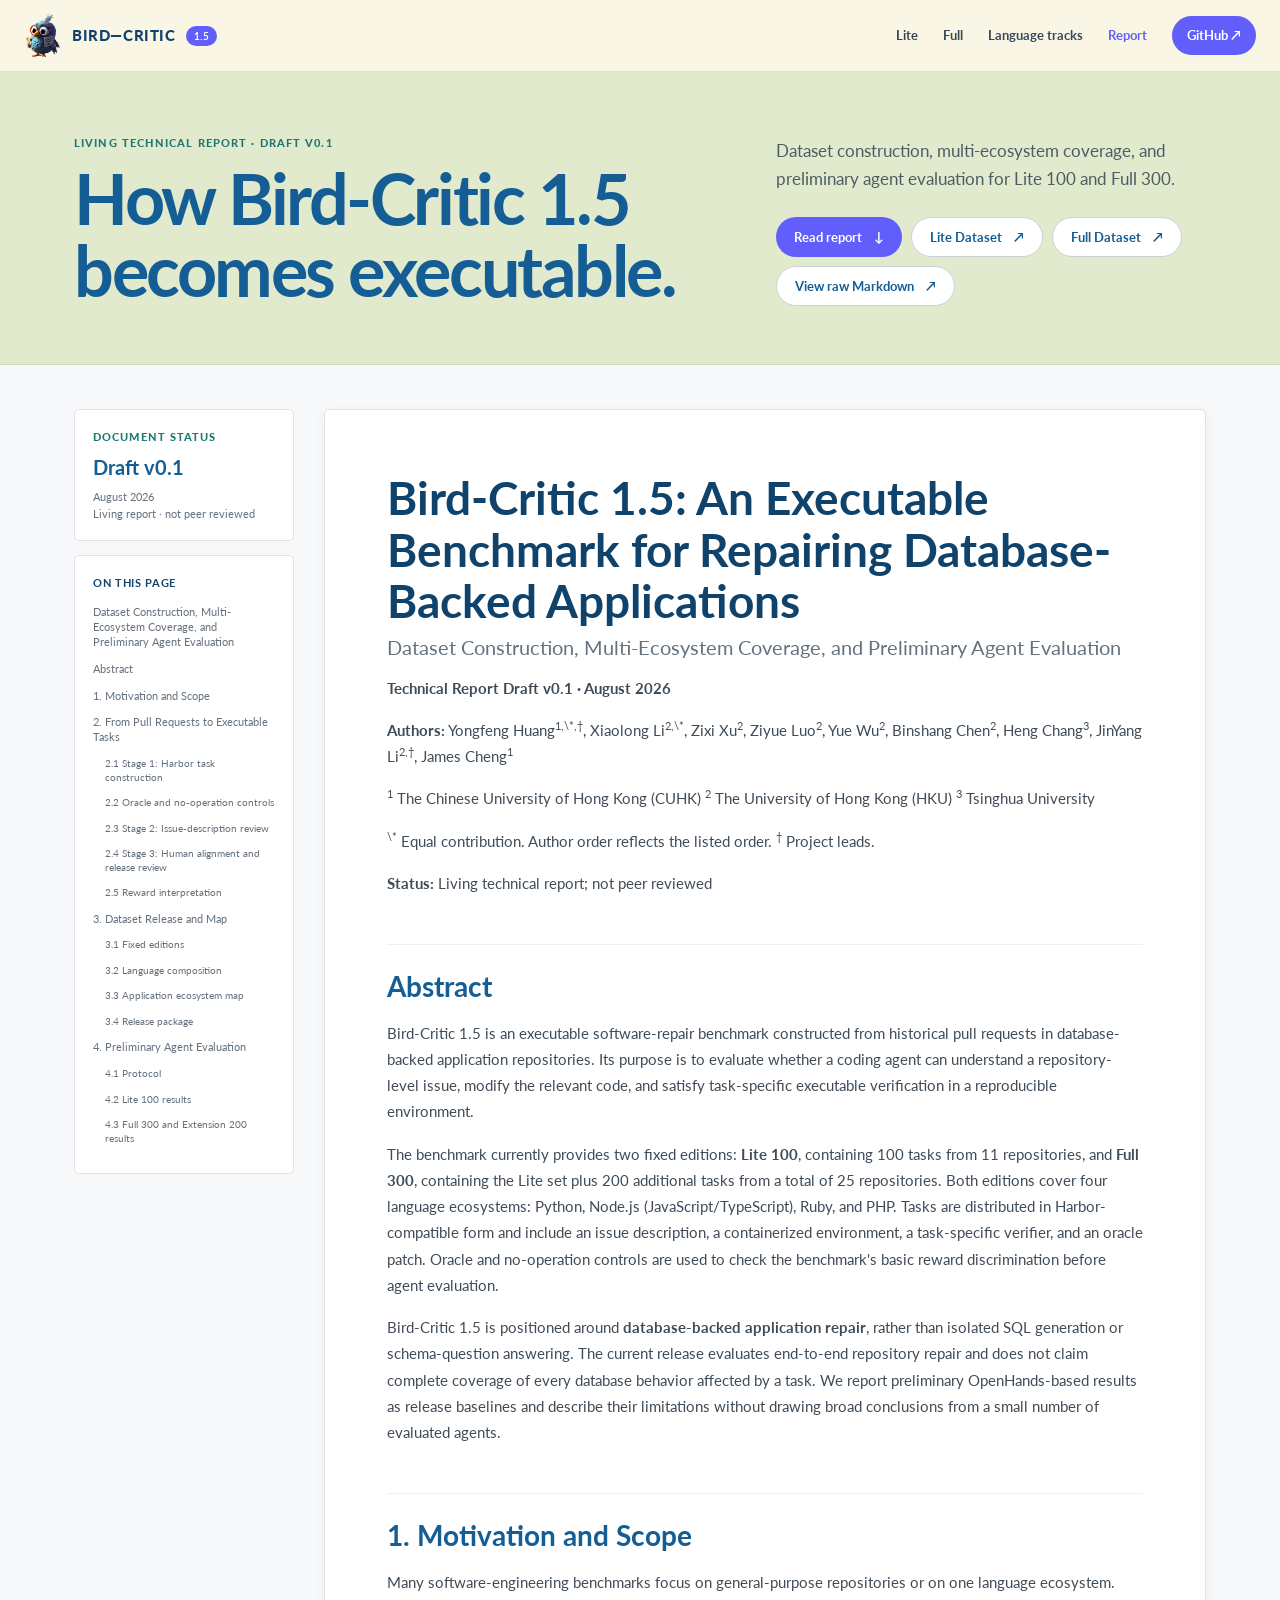
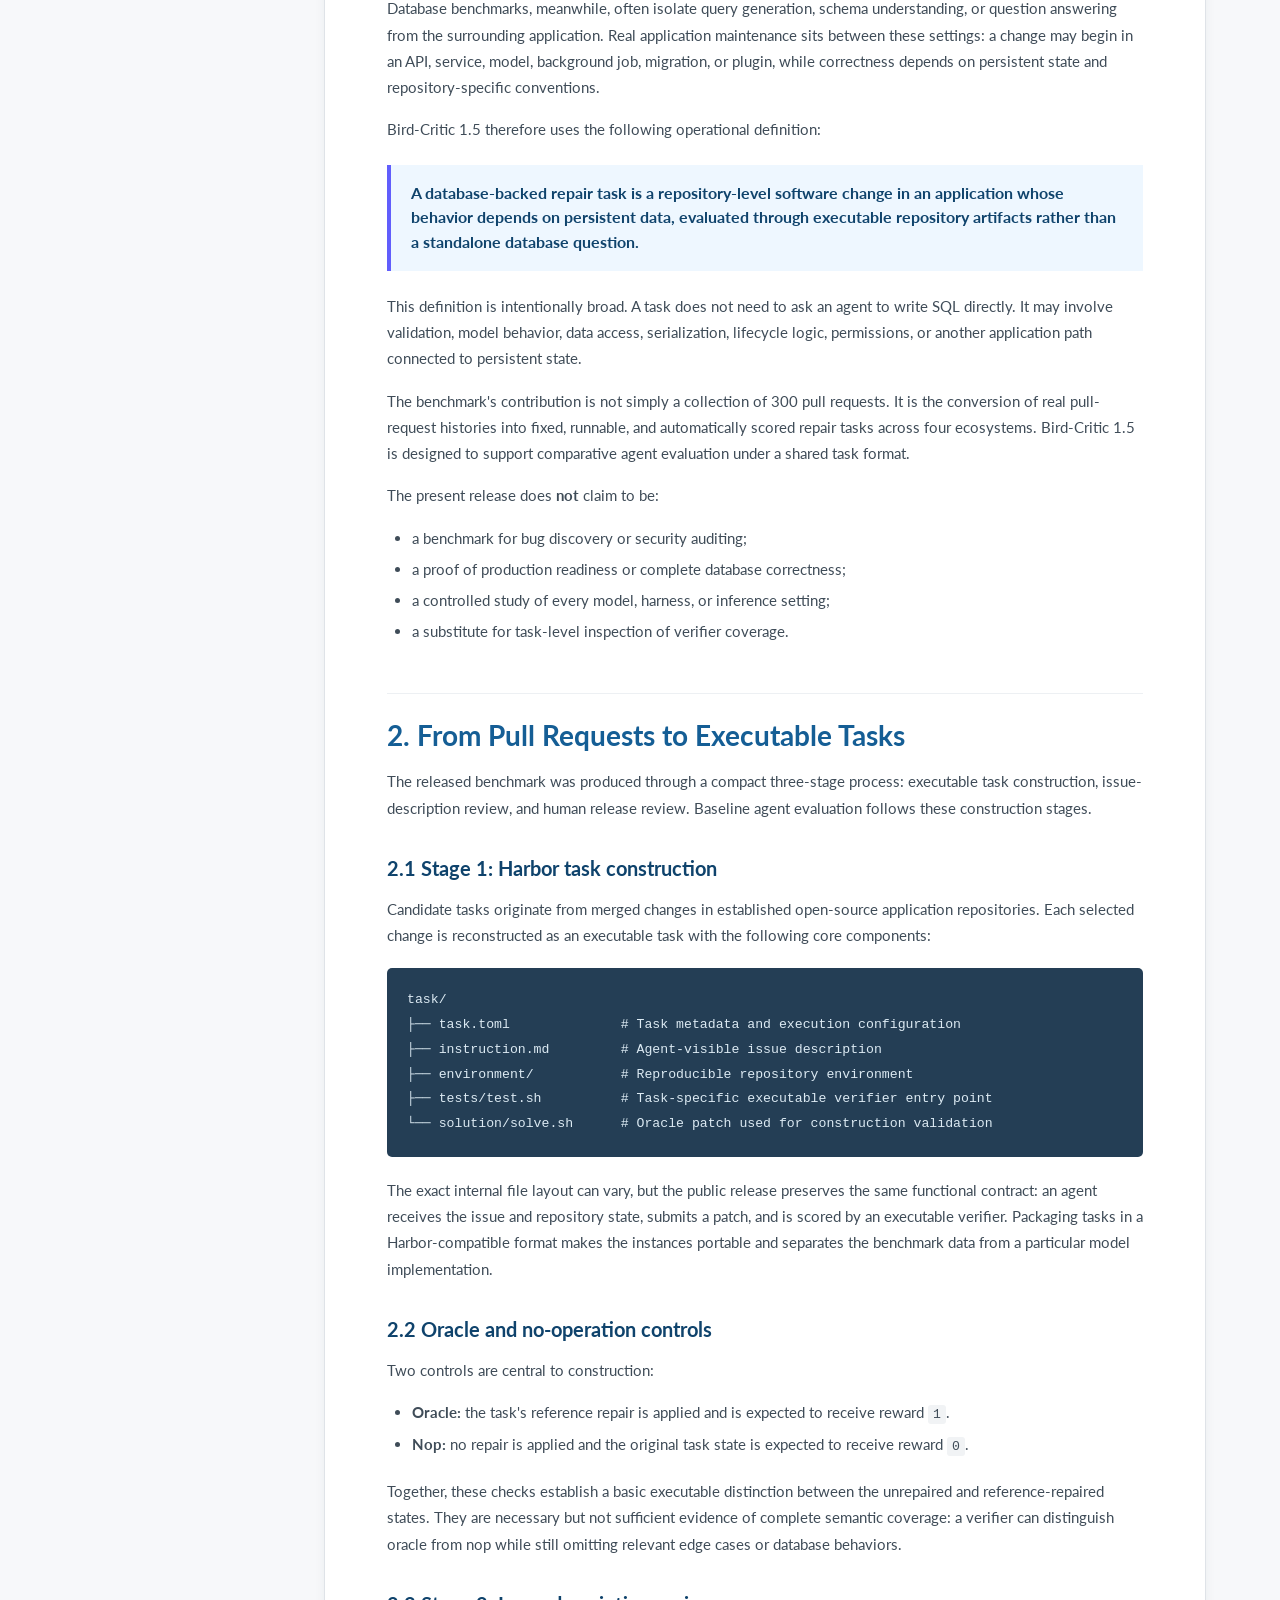
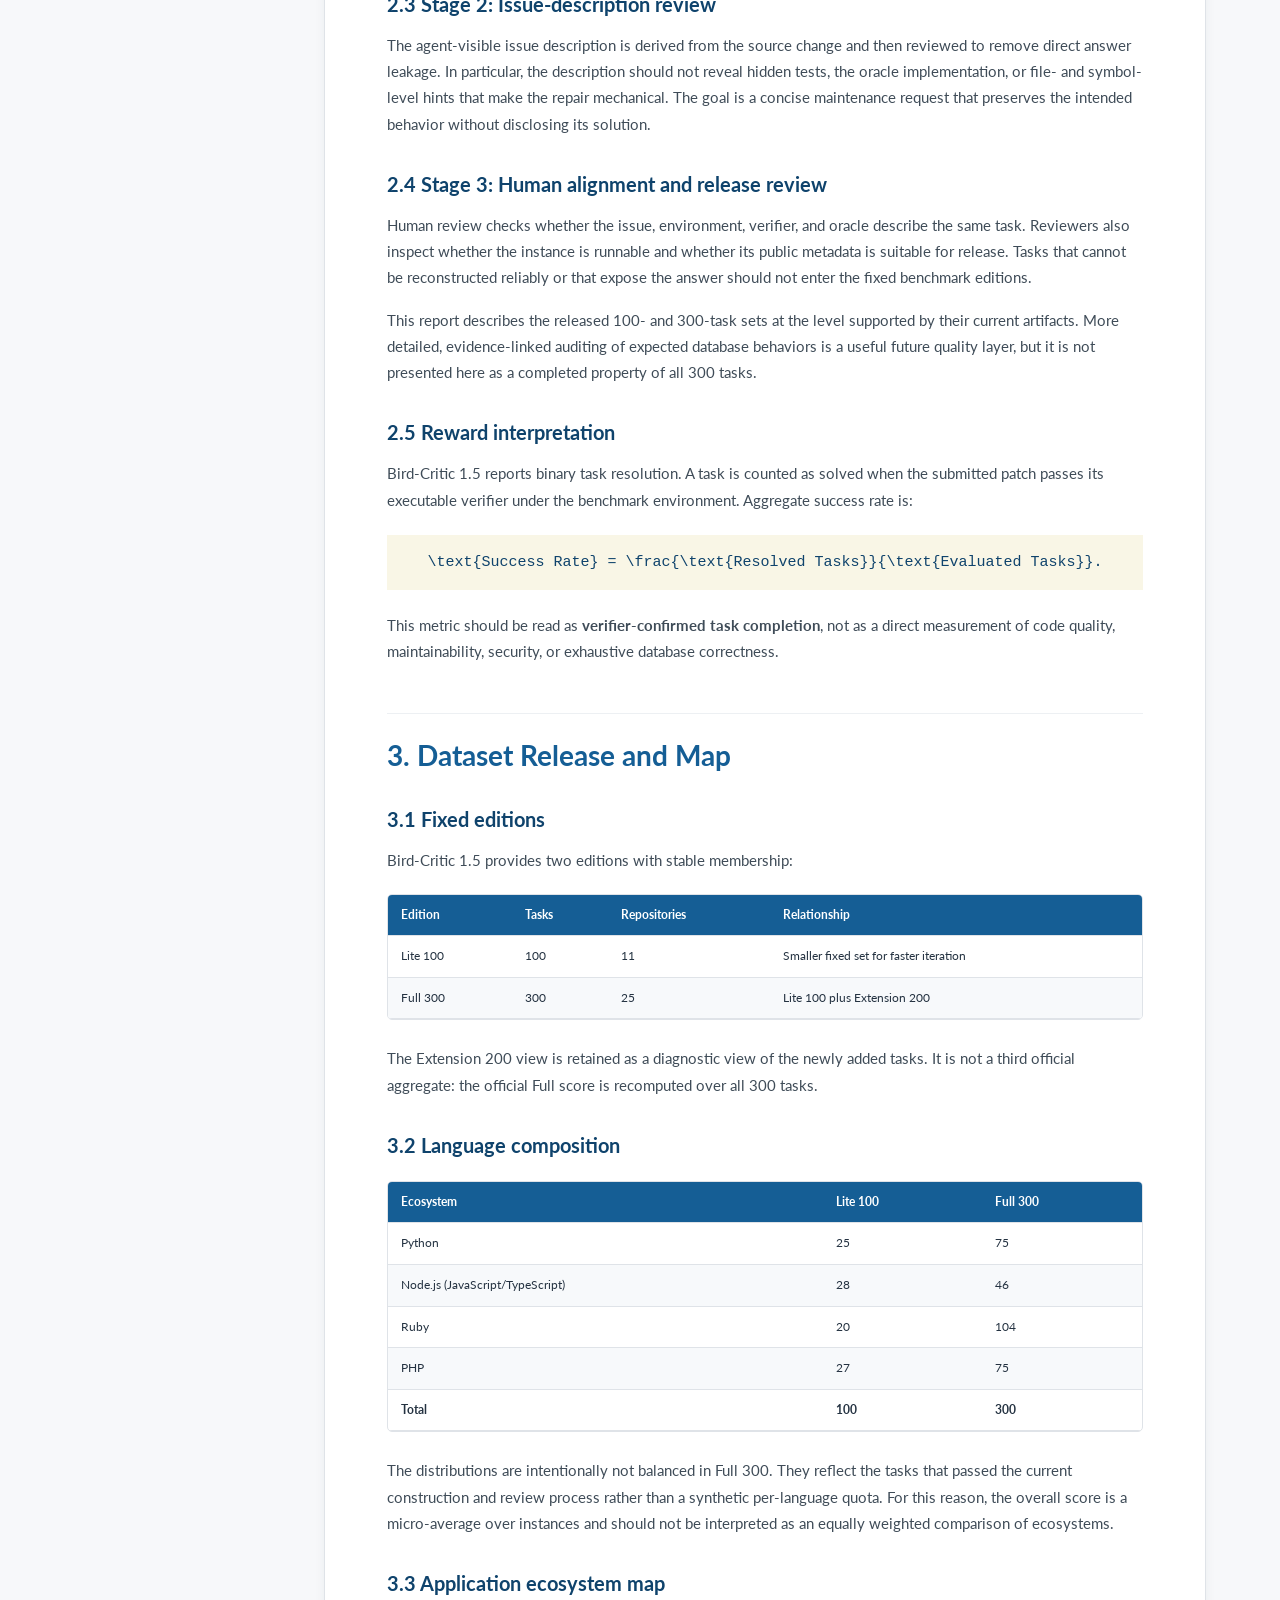
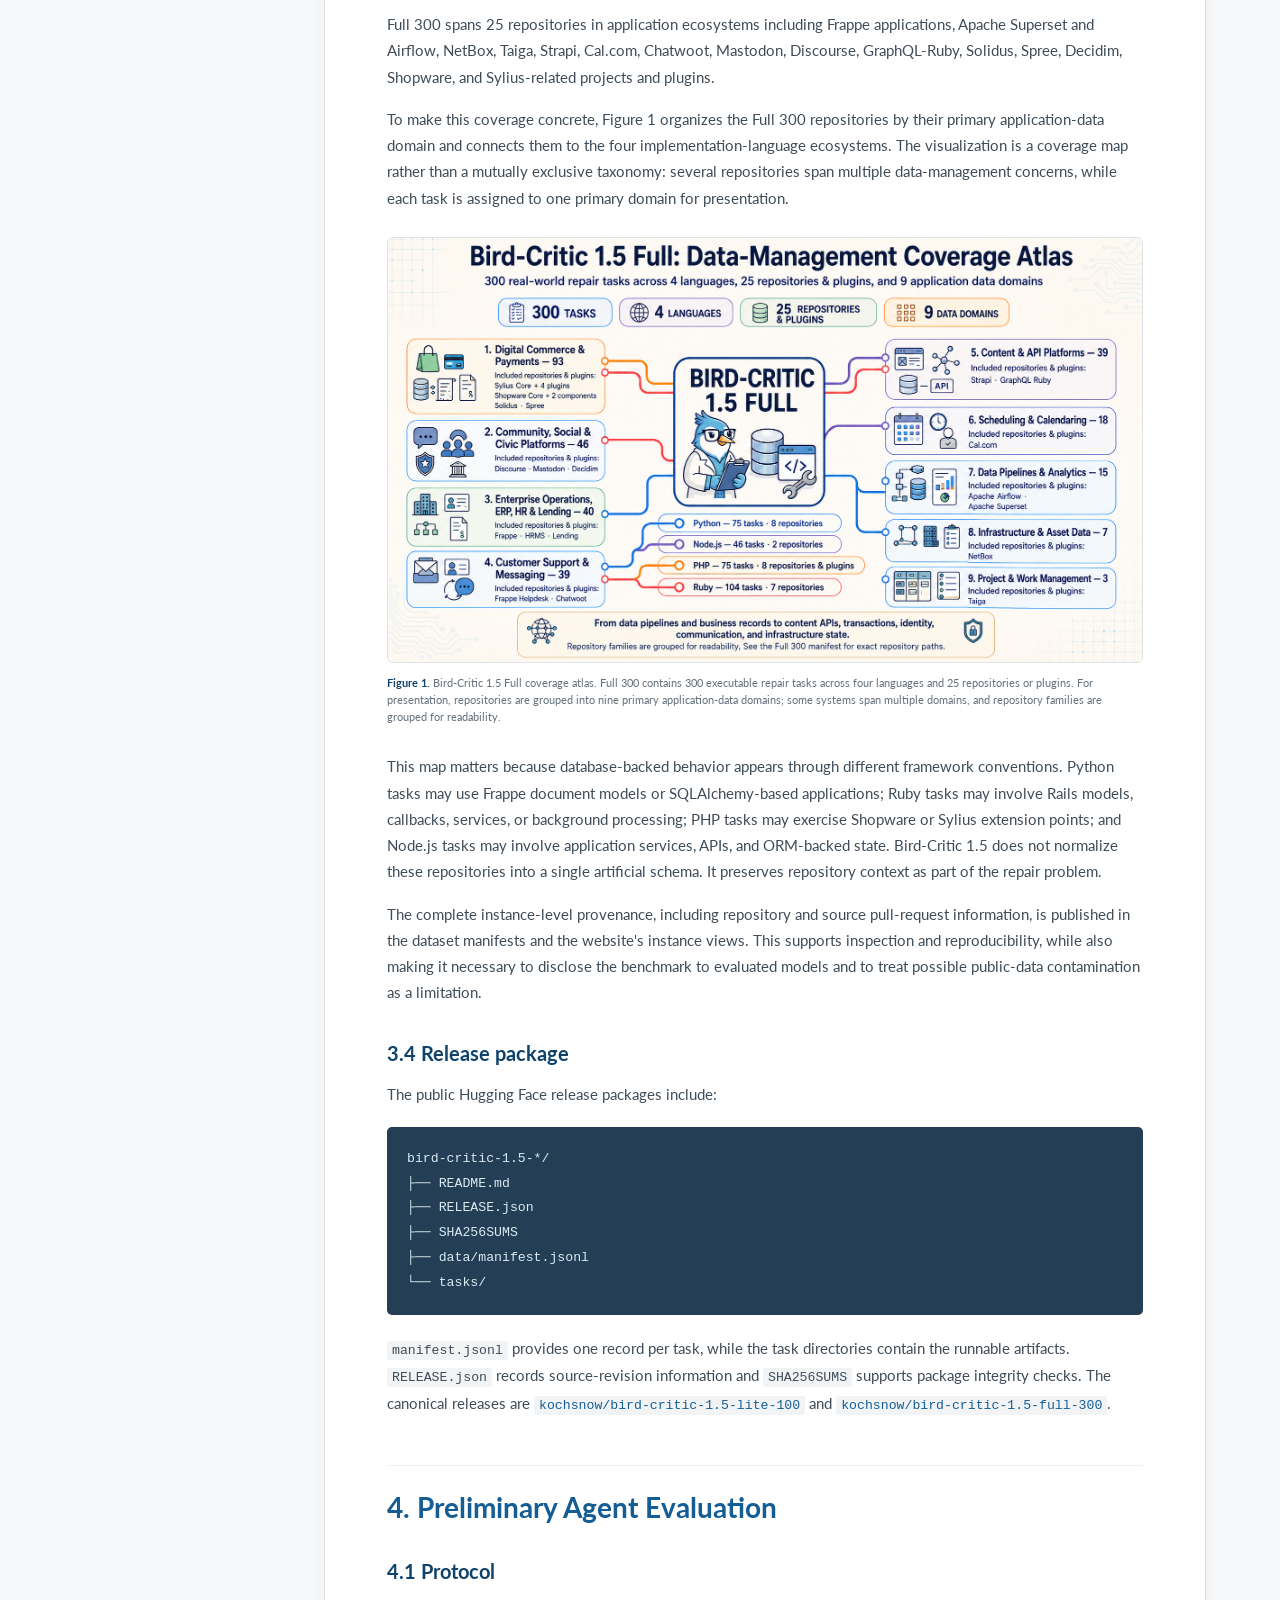
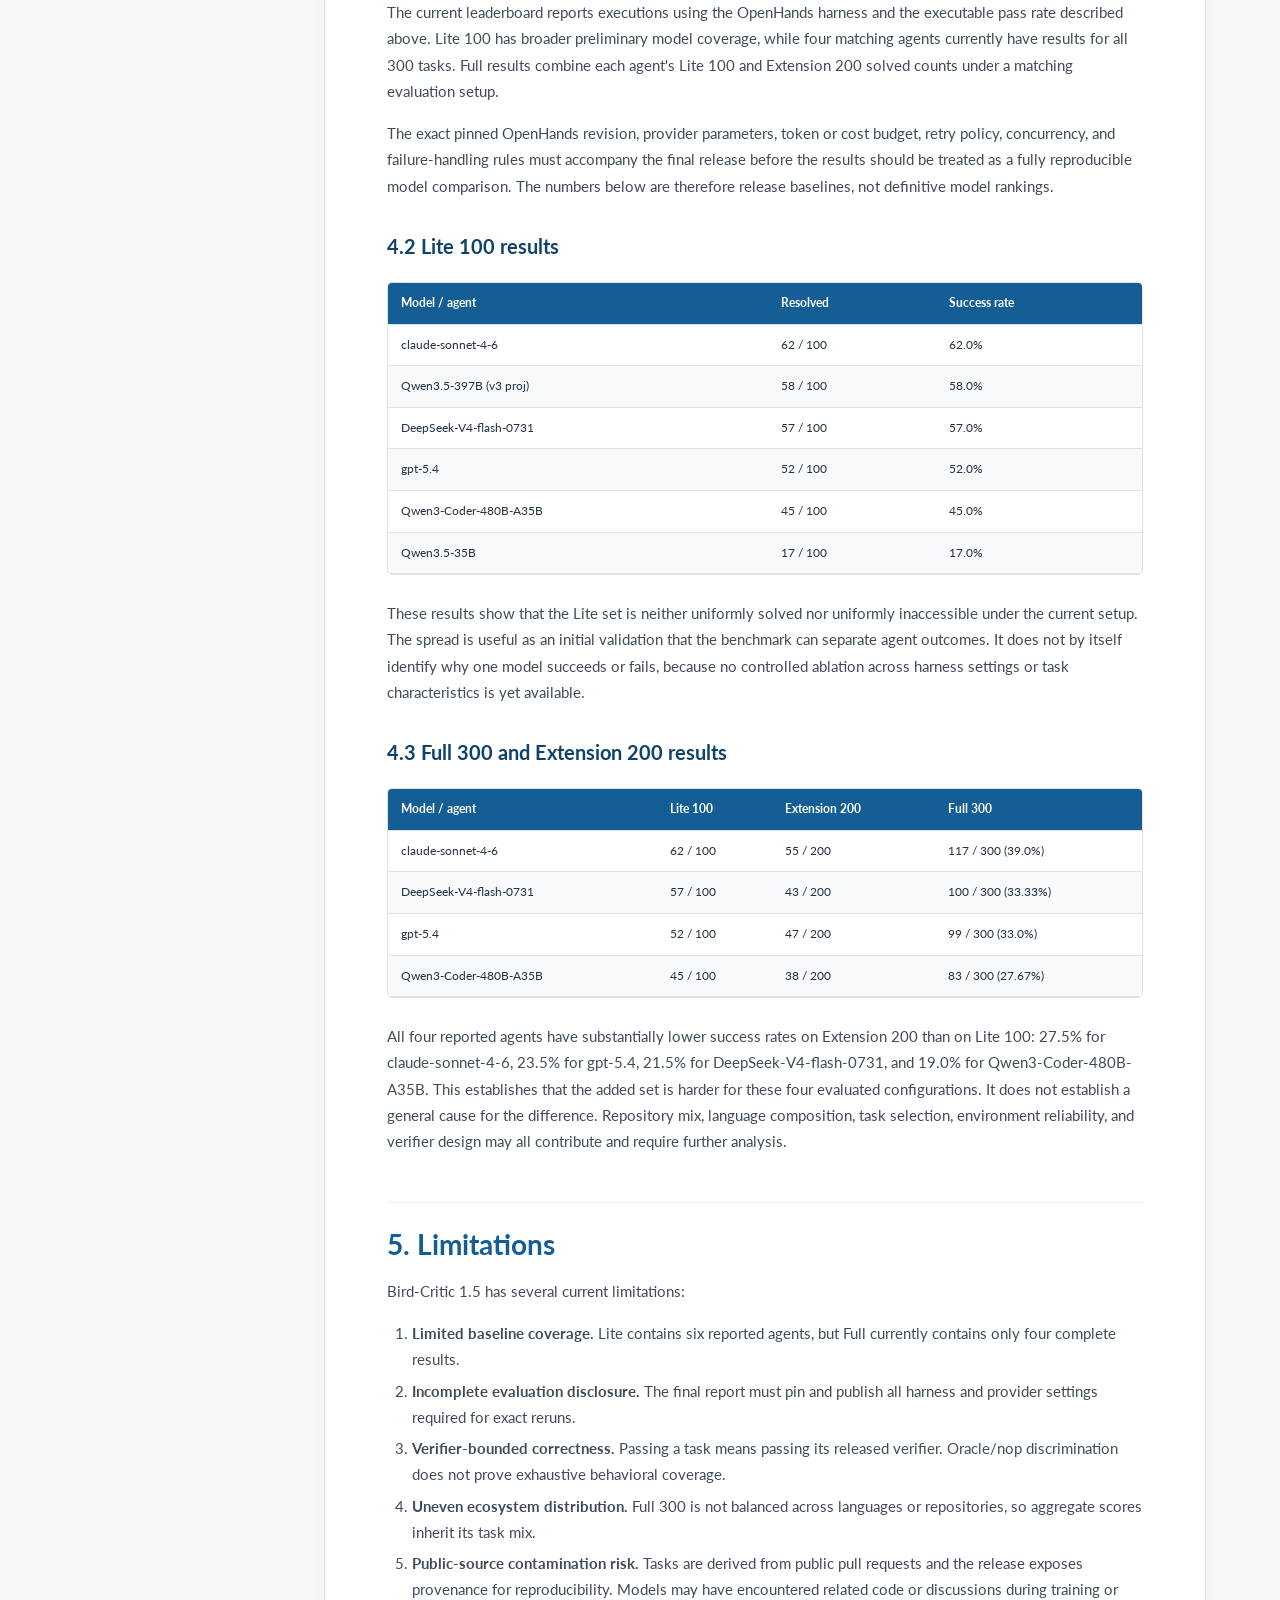
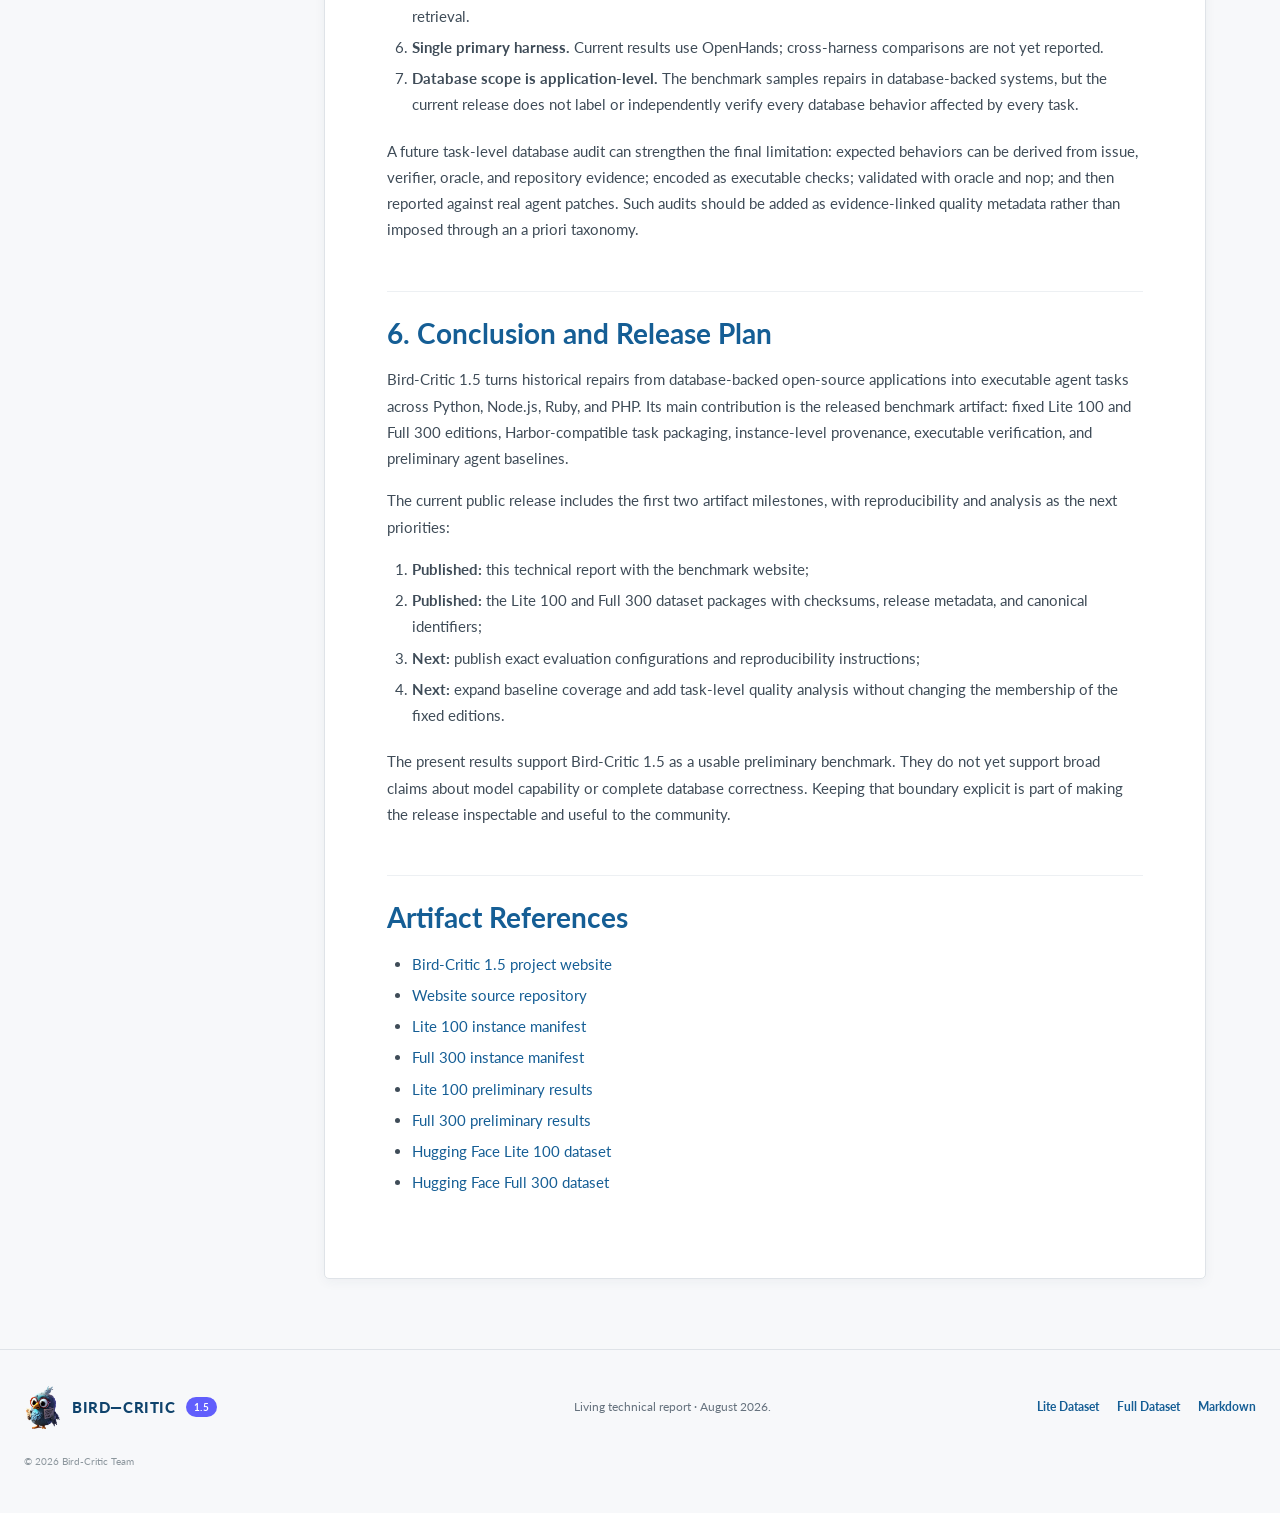
<file: report/index.html>
<!doctype html>
<html lang="en">
<head>
  <meta charset="utf-8">
  <meta name="viewport" content="width=device-width, initial-scale=1">
  <meta name="description" content="Bird-Critic 1.5 technical report — dataset construction, multi-ecosystem coverage, and preliminary agent evaluation.">
  <meta name="theme-color" content="#f3f1e9">
  <meta property="og:title" content="Bird-Critic 1.5 Technical Report">
  <meta property="og:description" content="Dataset construction, multi-ecosystem coverage, and preliminary agent evaluation.">
  <meta property="og:type" content="article">
  <meta property="og:image" content="../assets/og-family.png">
  <title>Bird-Critic 1.5 Technical Report</title>
  <link rel="icon" href="../assets/favicon.png" type="image/png">
  <link rel="stylesheet" href="../assets/styles.css?v=20260826">
  <script defer src="../assets/app.js?v=20260812"></script>
  <script defer src="../assets/report.js?v=20260826"></script>
</head>
<body class="inner report-page" data-page="report" data-depth="1" data-report-source="../BIRDCRITIC_1_5_TECHNICAL_REPORT_DRAFT_V1.md">
  <a class="skip-link" href="#report-content">Skip to report</a>
  <div class="scroll-progress" aria-hidden="true"></div>

  <header class="site-header">
    <a class="brand" href="../" aria-label="Bird-Critic 1.5 home">
      <span class="brand-mark" aria-hidden="true"><span></span><span></span></span>
      <span>BIRD—CRITIC</span><b>1.5</b>
    </a>
    <button class="menu-toggle" type="button" aria-expanded="false" aria-controls="site-nav">
      <span></span><span></span><span></span><span class="sr-only">Menu</span>
    </button>
    <nav class="site-nav" id="site-nav" aria-label="Primary navigation">
      <a href="../lite/">Lite</a>
      <a href="../full/">Full</a>
      <a href="../#tracks">Language tracks</a>
      <a href="../report/" aria-current="page">Report</a>
      <a class="nav-cta" href="https://github.com/kochsnow/bird-critic-1.5-preview" target="_blank" rel="noreferrer">GitHub ↗</a>
    </nav>
  </header>

  <main id="main">
    <section class="report-masthead">
      <div>
        <span class="page-eyebrow">Living technical report · Draft v0.1</span>
        <h1>How Bird-Critic 1.5<br>becomes executable.</h1>
      </div>
      <div class="report-masthead-copy">
        <p>Dataset construction, multi-ecosystem coverage, and preliminary agent evaluation for Lite 100 and Full 300.</p>
        <div class="report-actions">
          <a class="button button-primary" href="#report-content">Read report <span>↓</span></a>
          <a class="button button-ghost" href="https://huggingface.co/datasets/kochsnow/bird-critic-1.5-lite-100" target="_blank" rel="noreferrer">Lite Dataset <span>↗</span></a>
          <a class="button button-ghost" href="https://huggingface.co/datasets/kochsnow/bird-critic-1.5-full-300" target="_blank" rel="noreferrer">Full Dataset <span>↗</span></a>
          <a class="button button-ghost" href="../BIRDCRITIC_1_5_TECHNICAL_REPORT_DRAFT_V1.md">View raw Markdown <span>↗</span></a>
        </div>
      </div>
    </section>

    <div class="report-shell">
      <aside class="report-sidebar">
        <div class="report-meta-card">
          <span class="kicker">Document status</span>
          <strong>Draft v0.1</strong>
          <p>August 2026<br>Living report · not peer reviewed</p>
        </div>
        <nav class="report-toc" aria-label="Report contents">
          <strong>On this page</strong>
          <div id="report-toc"><span>Loading contents…</span></div>
        </nav>
      </aside>

      <article class="report-document" id="report-content" aria-live="polite">
        <div class="report-loading">Loading the technical report…</div>
      </article>
    </div>
  </main>

  <footer class="site-footer">
    <a class="brand footer-brand" href="../">
      <span class="brand-mark" aria-hidden="true"><span></span><span></span></span>
      <span>BIRD—CRITIC</span><b>1.5</b>
    </a>
    <p>Living technical report · August 2026.</p>
    <div><a href="https://huggingface.co/datasets/kochsnow/bird-critic-1.5-lite-100" target="_blank" rel="noreferrer">Lite Dataset</a><a href="https://huggingface.co/datasets/kochsnow/bird-critic-1.5-full-300" target="_blank" rel="noreferrer">Full Dataset</a><a href="../BIRDCRITIC_1_5_TECHNICAL_REPORT_DRAFT_V1.md">Markdown</a></div>
    <small>© <span data-year></span> Bird-Critic Team</small>
  </footer>
</body>
</html>
</file>
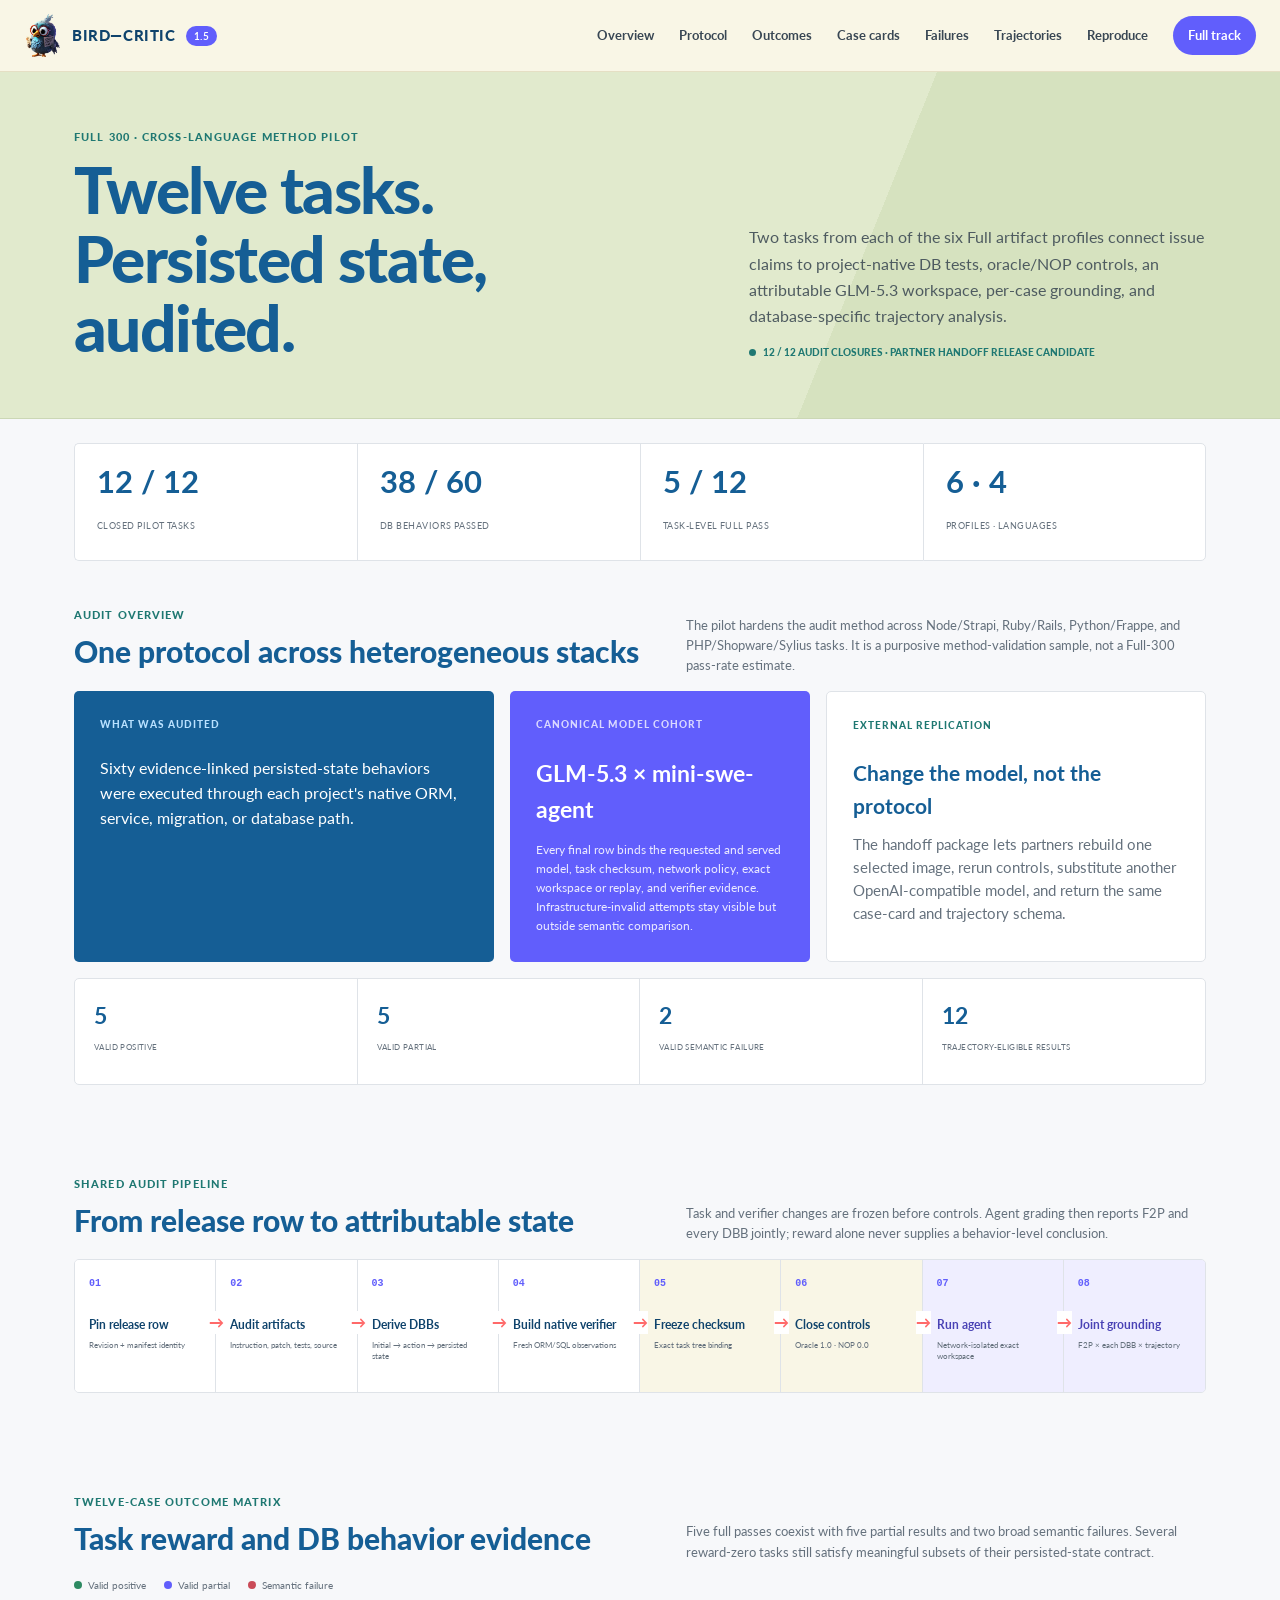
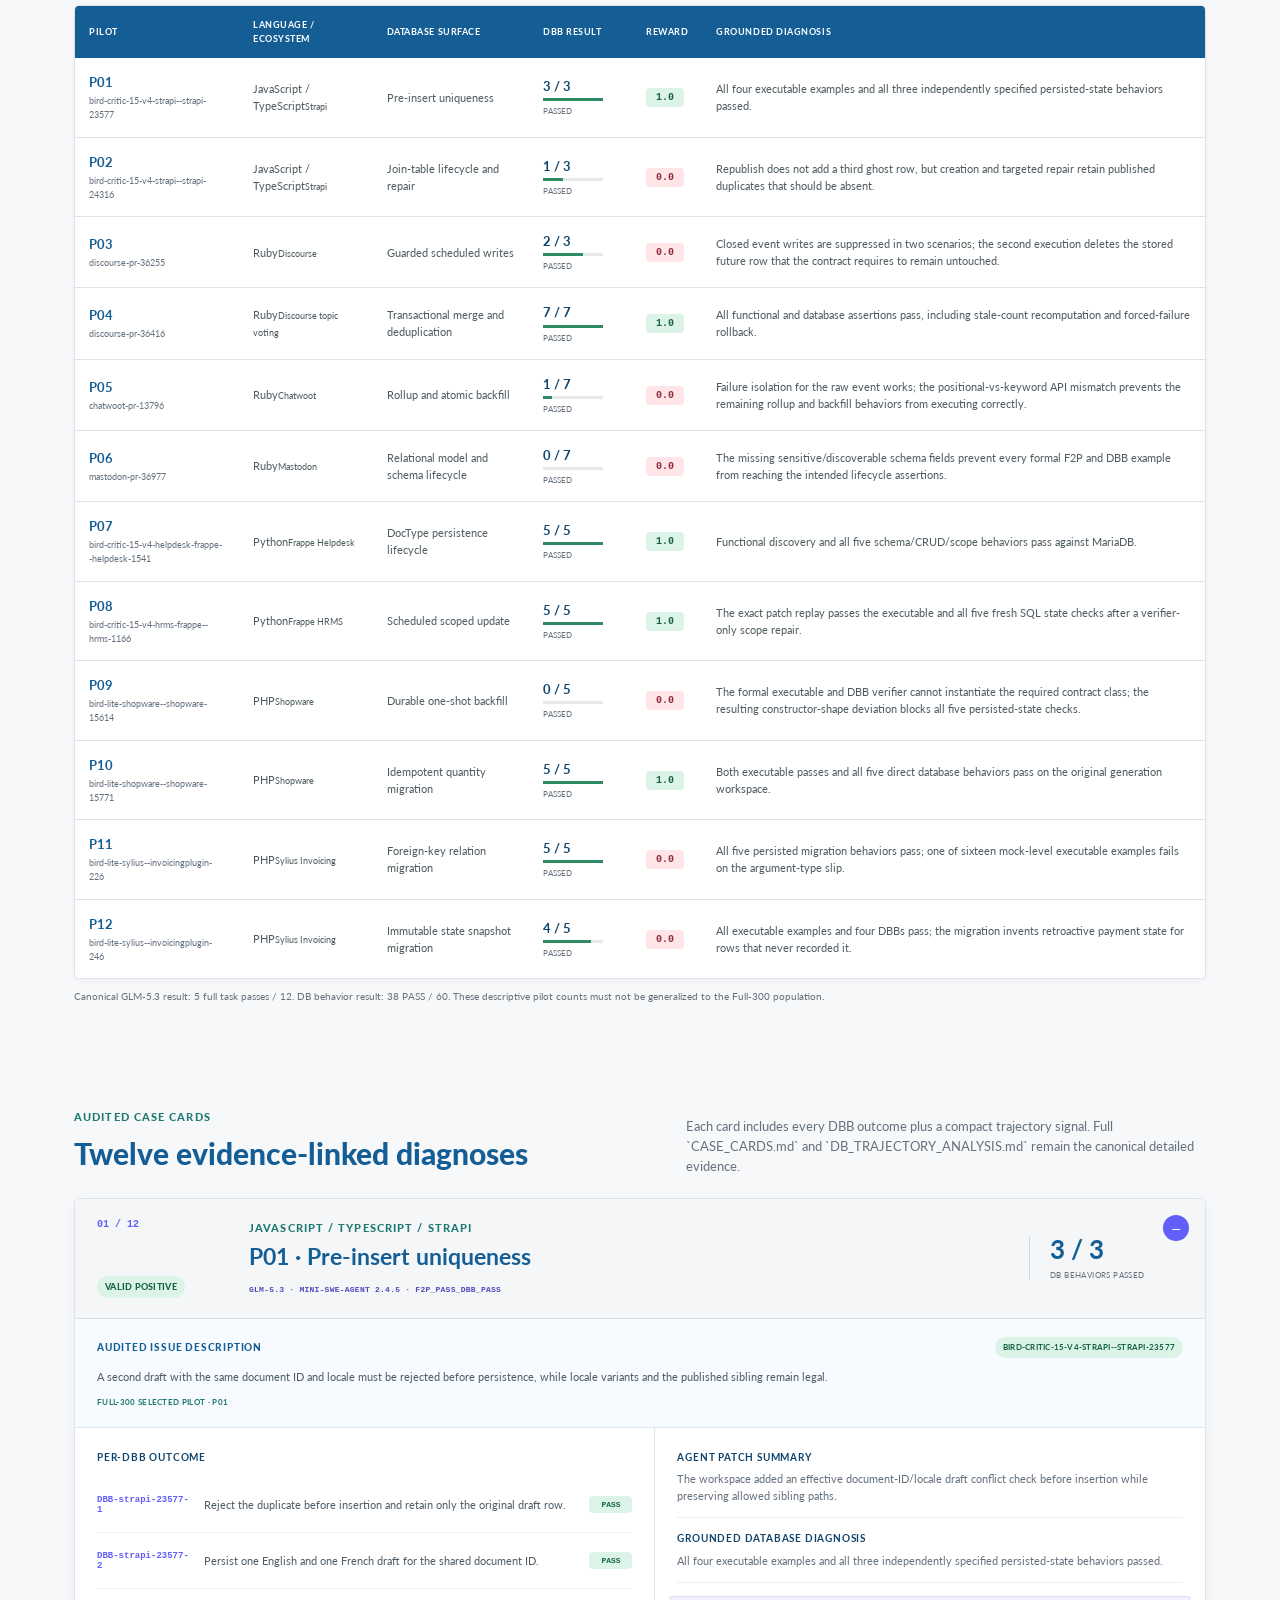
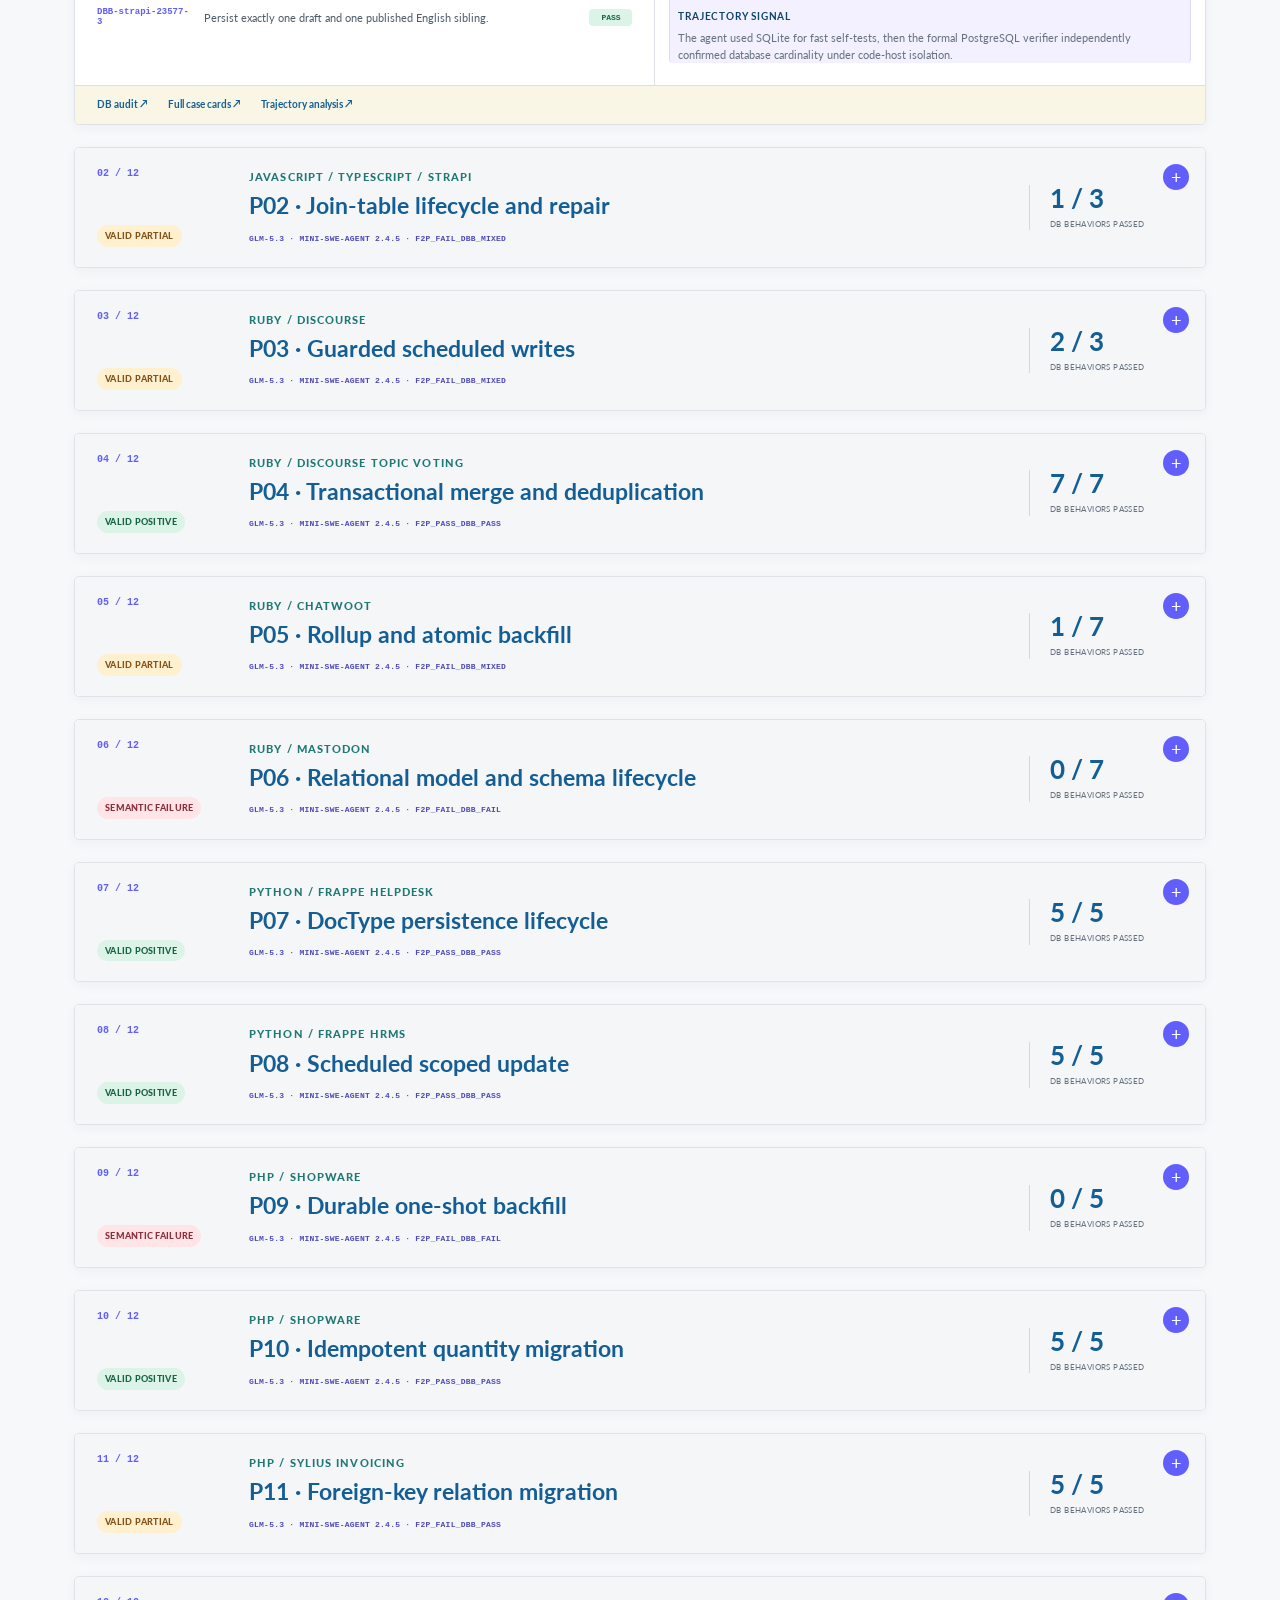
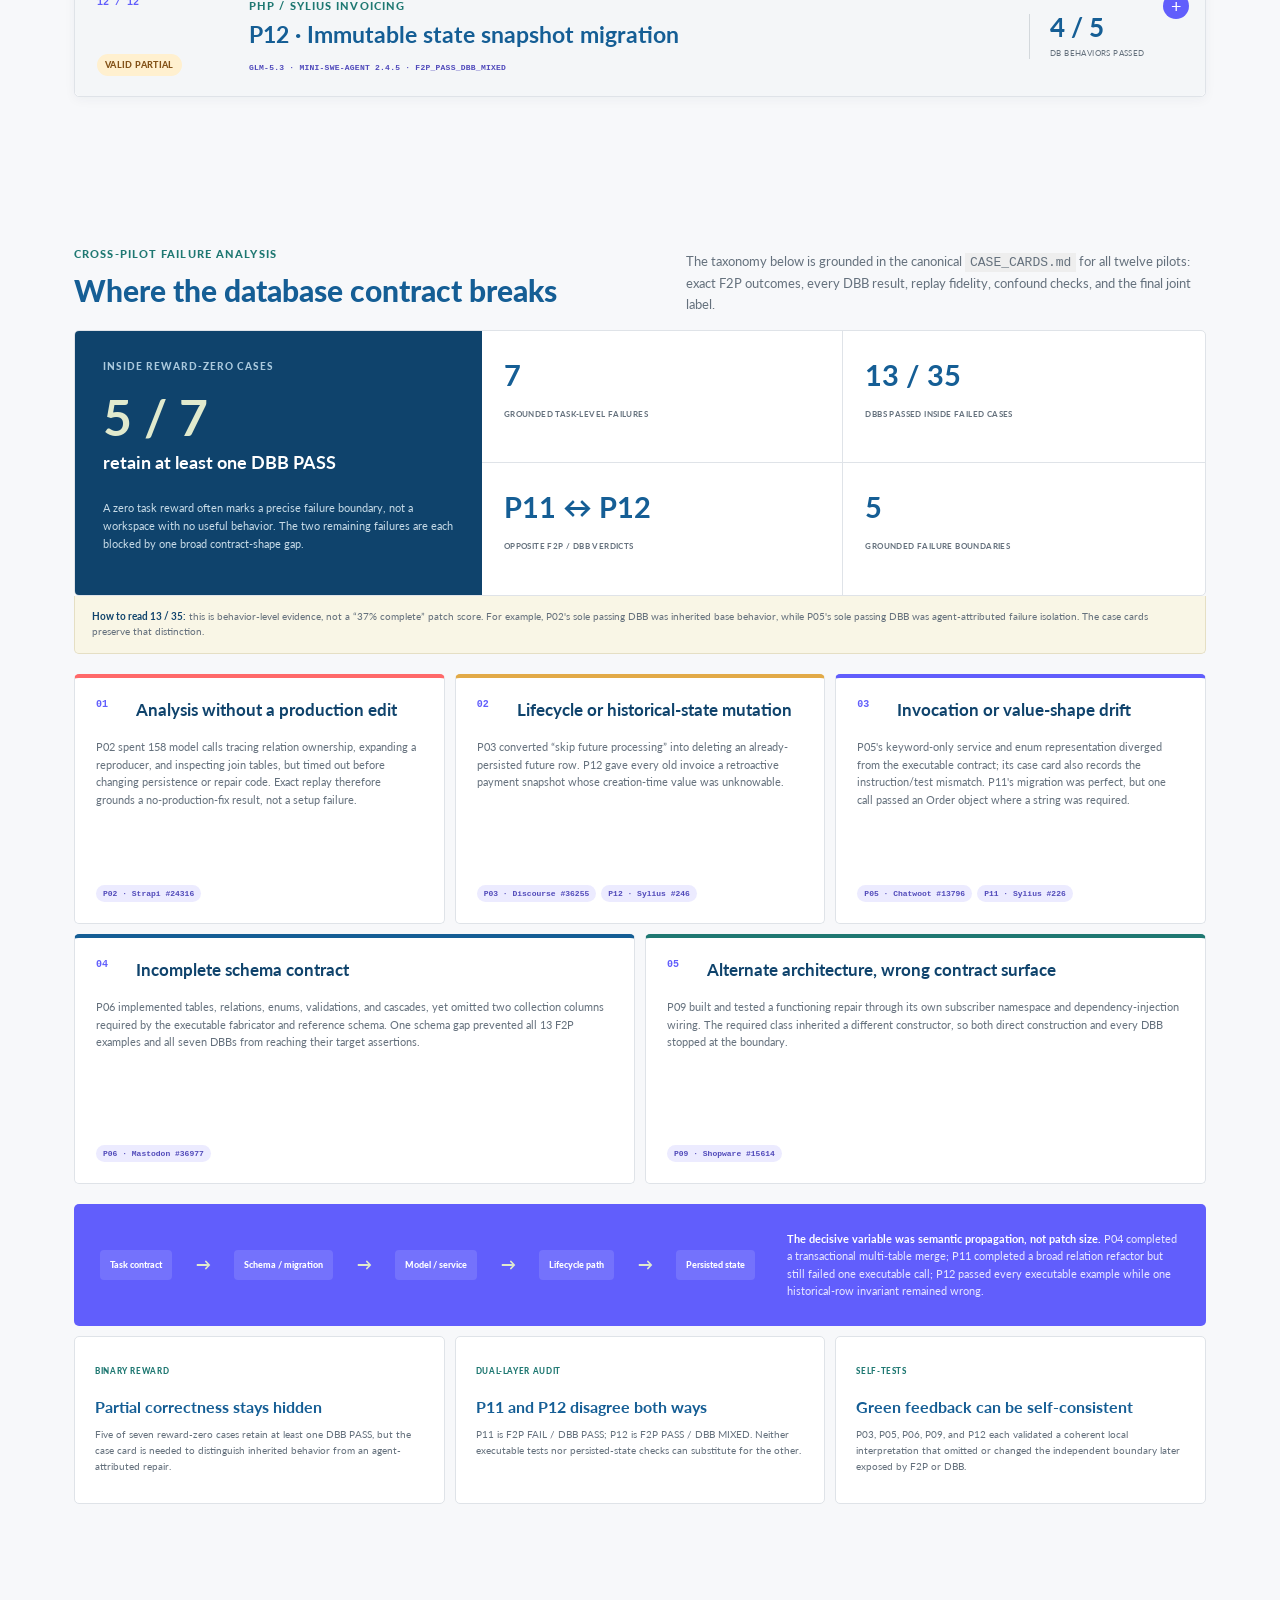
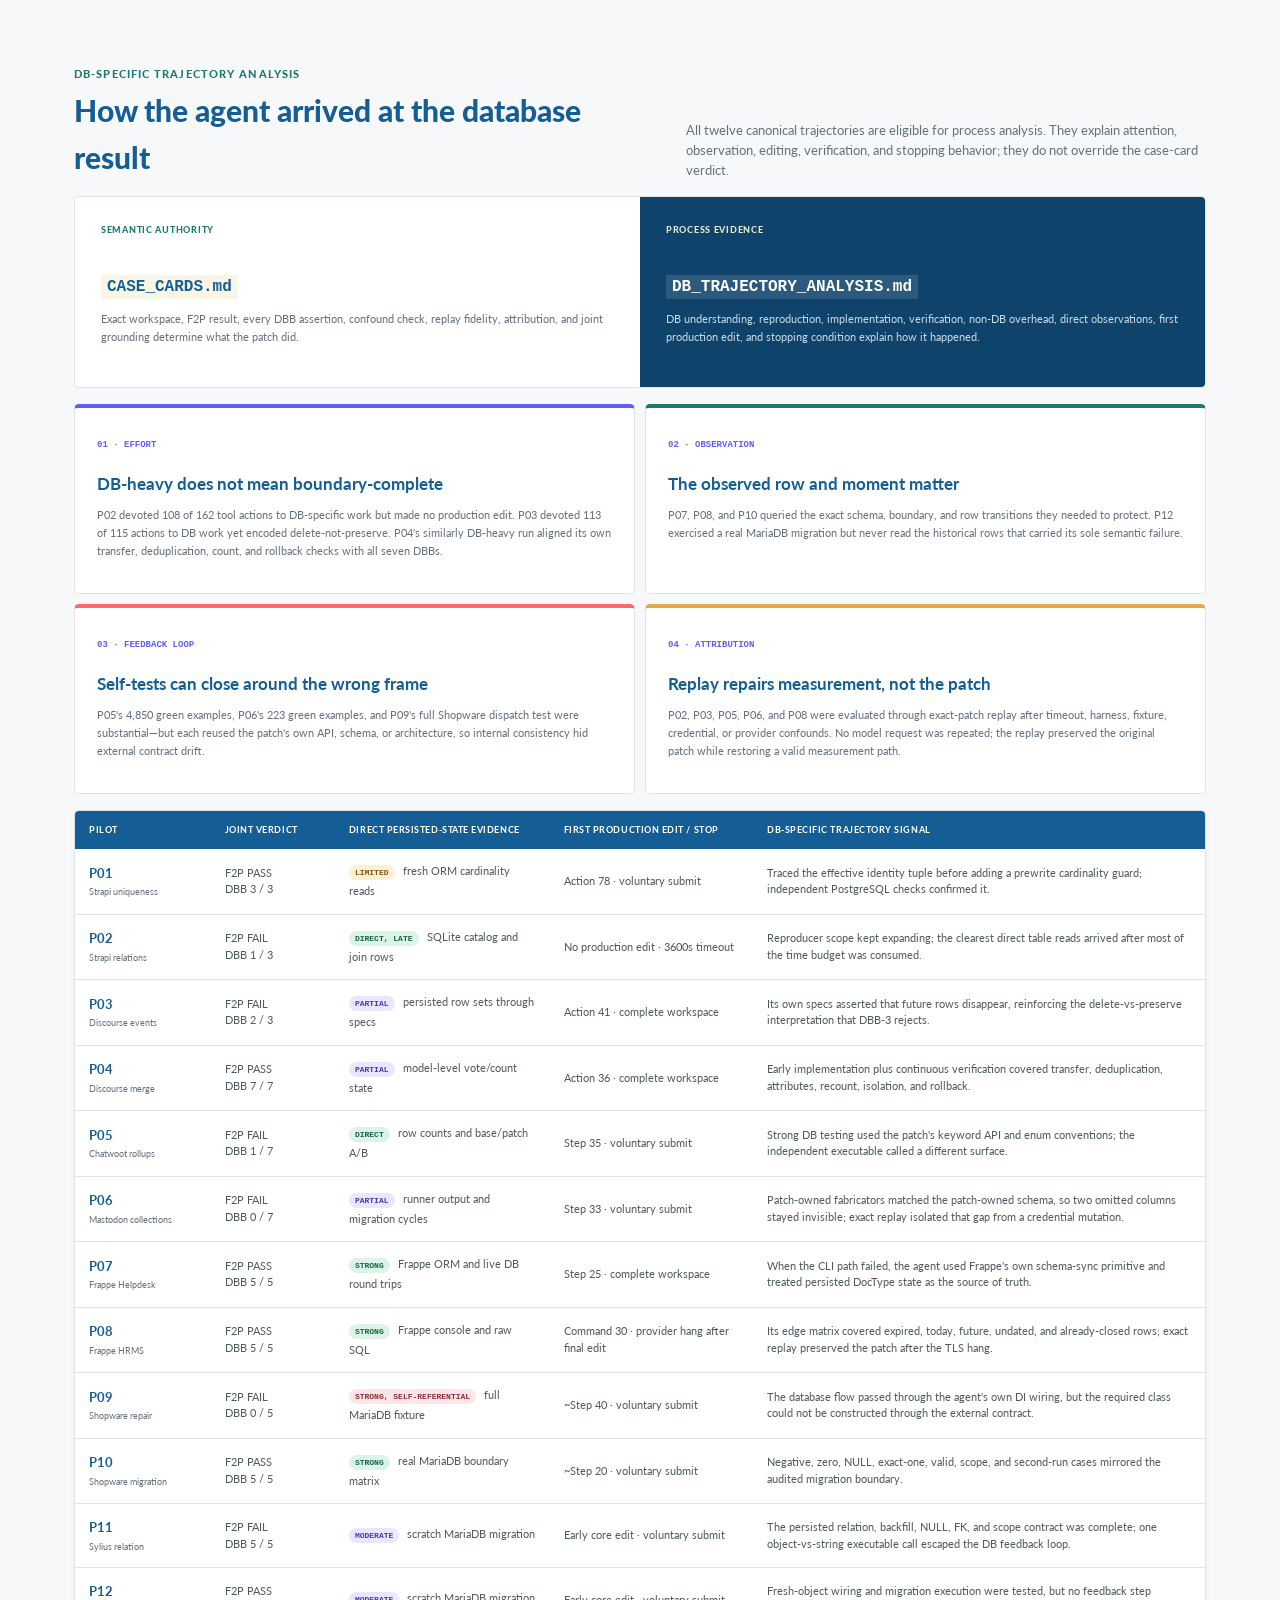
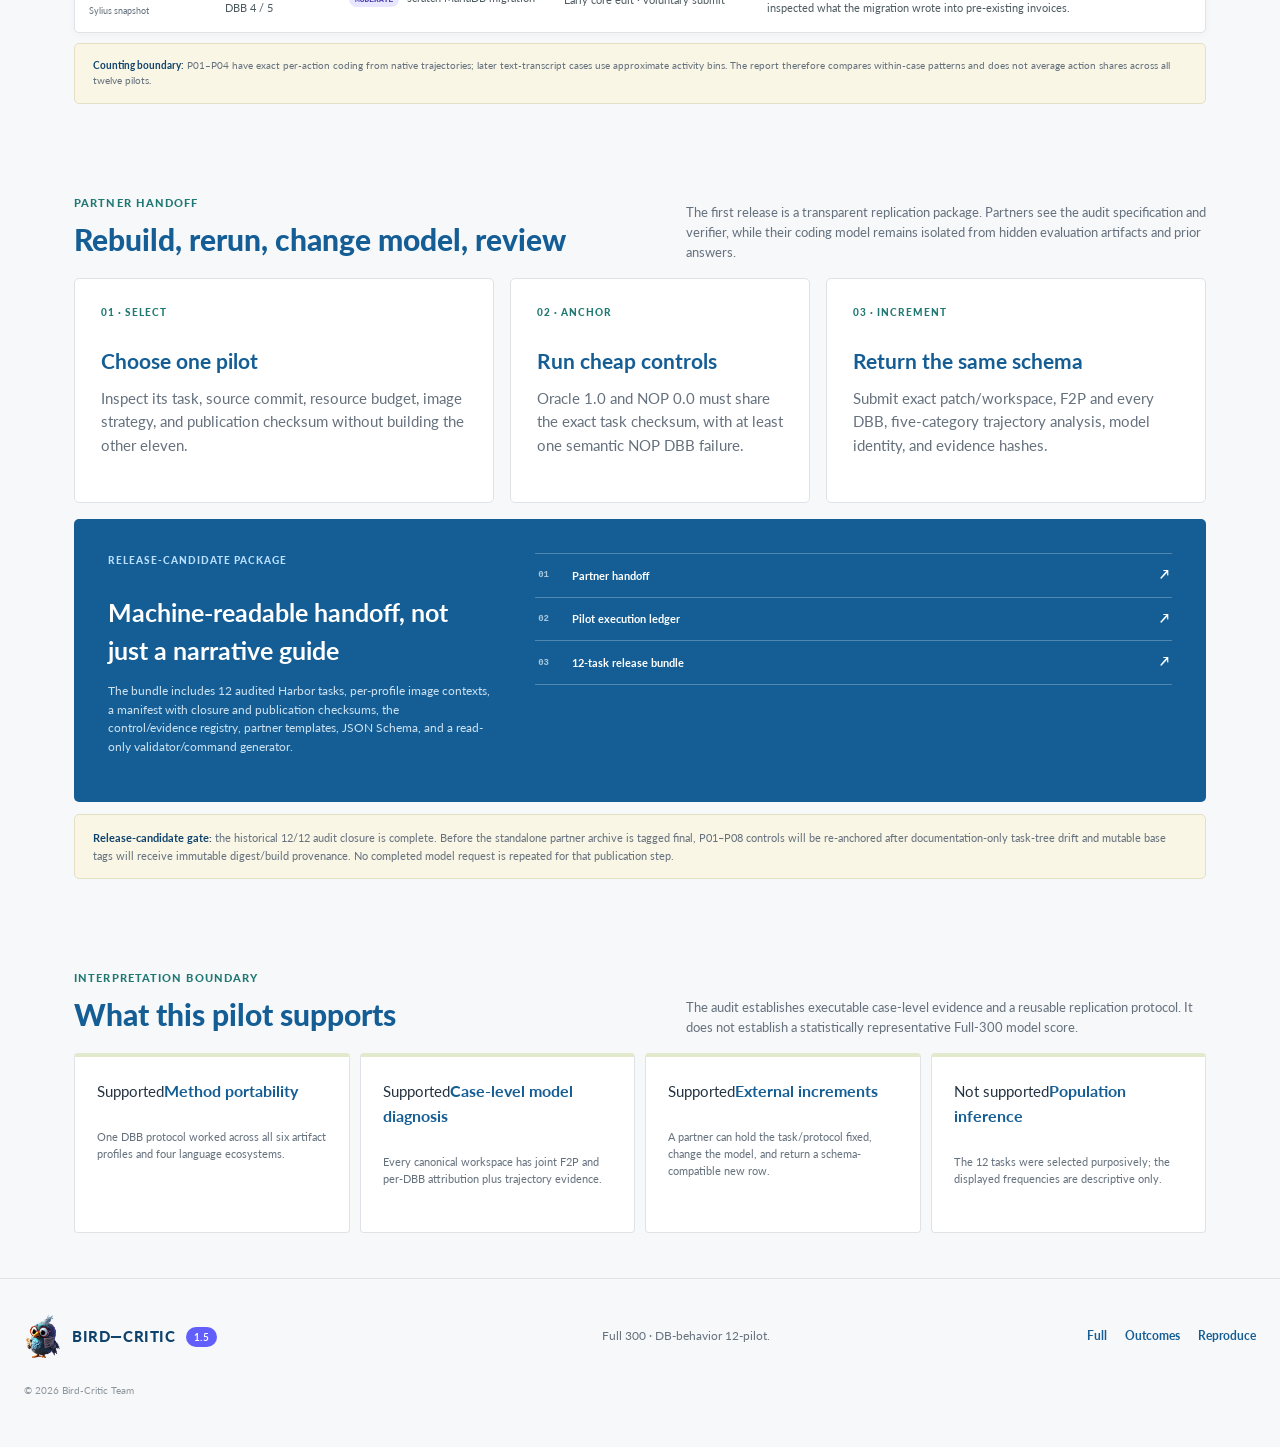
<file: full/db-behavior-audit/index.html>
<!doctype html>
<html lang="en">
<head>
  <meta charset="utf-8">
  <meta name="viewport" content="width=device-width, initial-scale=1">
  <meta name="description" content="A reproducible 12-task database-behavior pilot across all six Bird-Critic 1.5 Full artifact profiles, with grounded failure analysis, case cards, trajectory analysis, and a partner handoff protocol.">
  <meta name="theme-color" content="#e1eacd">
  <meta property="og:title" content="Bird-Critic 1.5 Full · DB-Behavior 12-Pilot">
  <meta property="og:description" content="12 audited tasks, 60 executable database behaviors, and an external cross-model replication package.">
  <meta property="og:type" content="website">
  <meta property="og:image" content="../../assets/og-family.png">
  <title>Bird-Critic 1.5 Full · DB-Behavior 12-Pilot</title>
  <link rel="icon" href="../../assets/favicon.png" type="image/png">
  <link rel="stylesheet" href="../../assets/styles.css?v=20260910a">
  <script defer src="../../assets/full-dbb-audit.js?v=20260909a"></script>
  <script defer src="../../assets/app.js?v=20260812"></script>
</head>
<body class="inner audit-page audit-15-page full-dbb-audit-page" data-page="full-dbb-audit" data-depth="2" data-audit-results="../../data/full-dbb-audit-pilot.json">
  <a class="skip-link" href="#main">Skip to content</a>
  <div class="scroll-progress" aria-hidden="true"></div>

  <header class="site-header">
    <a class="brand" href="../../" aria-label="Bird-Critic 1.5 home">
      <span class="brand-mark" aria-hidden="true"><span></span><span></span></span>
      <span>BIRD—CRITIC</span><b>1.5</b>
    </a>
    <button class="menu-toggle" type="button" aria-expanded="false" aria-controls="site-nav">
      <span></span><span></span><span></span><span class="sr-only">Menu</span>
    </button>
    <nav class="site-nav" id="site-nav" aria-label="Primary navigation">
      <a href="#overview">Overview</a>
      <a href="#protocol">Protocol</a>
      <a href="#outcomes">Outcomes</a>
      <a href="#cases">Case cards</a>
      <a href="#failure-analysis">Failures</a>
      <a href="#trajectory-analysis">Trajectories</a>
      <a href="#reproduce">Reproduce</a>
      <a class="nav-cta" href="../">Full track</a>
    </nav>
  </header>

  <main id="main">
    <section class="page-hero audit-hero audit-15-hero full-pilot-hero">
      <div class="reveal">
        <div class="page-eyebrow">Full 300 · Cross-language method pilot</div>
        <h1>Twelve tasks.<br>Persisted state, audited.</h1>
      </div>
      <div class="reveal">
        <p class="page-intro">Two tasks from each of the six Full artifact profiles connect issue claims to project-native DB tests, oracle/NOP controls, an attributable GLM-5.3 workspace, per-case grounding, and database-specific trajectory analysis.</p>
        <span class="page-status">12 / 12 audit closures · partner handoff release candidate</span>
      </div>
    </section>

    <section class="metric-grid audit-metrics reveal" aria-label="Full DB behavior pilot metrics">
      <div class="metric"><strong>12 / 12</strong><span>Closed pilot tasks</span></div>
      <div class="metric"><strong>38 / 60</strong><span>DB behaviors passed</span></div>
      <div class="metric"><strong>5 / 12</strong><span>Task-level full pass</span></div>
      <div class="metric"><strong>6 · 4</strong><span>Profiles · languages</span></div>
    </section>

    <section class="results-section audit-overview" id="overview">
      <div class="results-head reveal">
        <div><span class="kicker">Audit overview</span><h2>One protocol across heterogeneous stacks</h2></div>
        <p>The pilot hardens the audit method across Node/Strapi, Ruby/Rails, Python/Frappe, and PHP/Shopware/Sylius tasks. It is a purposive method-validation sample, not a Full-300 pass-rate estimate.</p>
      </div>
      <div class="audit-overview-grid">
        <article class="audit-intro-card reveal">
          <span class="audit-card-label">What was audited</span>
          <p>Sixty evidence-linked persisted-state behaviors were executed through each project's native ORM, service, migration, or database path.</p>
        </article>
        <article class="model-provenance reveal">
          <span class="audit-card-label">Canonical model cohort</span>
          <h3>GLM-5.3 × mini-swe-agent</h3>
          <p>Every final row binds the requested and served model, task checksum, network policy, exact workspace or replay, and verifier evidence. Infrastructure-invalid attempts stay visible but outside semantic comparison.</p>
        </article>
        <aside class="grounding-definition reveal">
          <span class="audit-card-label">External replication</span>
          <h3>Change the model, not the protocol</h3>
          <p>The handoff package lets partners rebuild one selected image, rerun controls, substitute another OpenAI-compatible model, and return the same case-card and trajectory schema.</p>
        </aside>
      </div>
      <div class="pilot-cohort-facts reveal" aria-label="Pilot outcome summary">
        <div><strong>5</strong><span>Valid positive</span></div>
        <div><strong>5</strong><span>Valid partial</span></div>
        <div><strong>2</strong><span>Valid semantic failure</span></div>
        <div><strong>12</strong><span>Trajectory-eligible results</span></div>
      </div>
    </section>

    <section class="results-section" id="protocol">
      <div class="results-head reveal">
        <div><span class="kicker">Shared audit pipeline</span><h2>From release row to attributable state</h2></div>
        <p>Task and verifier changes are frozen before controls. Agent grading then reports F2P and every DBB jointly; reward alone never supplies a behavior-level conclusion.</p>
      </div>
      <ol class="audit-pipeline reveal">
        <li><span>01</span><strong>Pin release row</strong><small>Revision + manifest identity</small></li>
        <li><span>02</span><strong>Audit artifacts</strong><small>Instruction, patch, tests, source</small></li>
        <li><span>03</span><strong>Derive DBBs</strong><small>Initial → action → persisted state</small></li>
        <li><span>04</span><strong>Build native verifier</strong><small>Fresh ORM/SQL observations</small></li>
        <li class="pipeline-emphasis"><span>05</span><strong>Freeze checksum</strong><small>Exact task tree binding</small></li>
        <li class="pipeline-emphasis"><span>06</span><strong>Close controls</strong><small>Oracle 1.0 · NOP 0.0</small></li>
        <li class="pipeline-agent"><span>07</span><strong>Run agent</strong><small>Network-isolated exact workspace</small></li>
        <li class="pipeline-agent"><span>08</span><strong>Joint grounding</strong><small>F2P × each DBB × trajectory</small></li>
      </ol>
    </section>

    <section class="results-section audit-outcomes" id="outcomes">
      <div class="results-head reveal">
        <div><span class="kicker">Twelve-case outcome matrix</span><h2>Task reward and DB behavior evidence</h2></div>
        <p>Five full passes coexist with five partial results and two broad semantic failures. Several reward-zero tasks still satisfy meaningful subsets of their persisted-state contract.</p>
      </div>
      <div class="audit-legend reveal" aria-label="Outcome legend">
        <span><i class="legend-dot pass"></i> Valid positive</span>
        <span><i class="legend-dot grounded"></i> Valid partial</span>
        <span><i class="legend-dot fail"></i> Semantic failure</span>
      </div>
      <div class="audit-matrix-wrap reveal">
        <table class="audit-matrix audit-15-matrix">
          <thead><tr><th>Pilot</th><th>Language / ecosystem</th><th>Database surface</th><th>DBB result</th><th>Reward</th><th>Grounded diagnosis</th></tr></thead>
          <tbody id="full-dbb-outcomes"><tr class="empty-row"><td colspan="6">Loading audited outcomes…</td></tr></tbody>
        </table>
      </div>
      <p class="matrix-caption reveal">Canonical GLM-5.3 result: 5 full task passes / 12. DB behavior result: 38 PASS / 60. These descriptive pilot counts must not be generalized to the Full-300 population.</p>
    </section>

    <section class="results-section audit-cases" id="cases">
      <div class="results-head reveal">
        <div><span class="kicker">Audited case cards</span><h2>Twelve evidence-linked diagnoses</h2></div>
        <p>Each card includes every DBB outcome plus a compact trajectory signal. Full `CASE_CARDS.md` and `DB_TRAJECTORY_ANALYSIS.md` remain the canonical detailed evidence.</p>
      </div>
      <div id="full-dbb-cases" aria-live="polite"><p>Loading case cards…</p></div>
    </section>

    <section class="cross-failure-analysis" id="failure-analysis">
      <div class="results-section">
        <div class="results-head reveal">
          <div><span class="kicker">Cross-pilot failure analysis</span><h2>Where the database contract breaks</h2></div>
          <p>The taxonomy below is grounded in the canonical <code>CASE_CARDS.md</code> for all twelve pilots: exact F2P outcomes, every DBB result, replay fidelity, confound checks, and the final joint label.</p>
        </div>
        <div class="failure-analysis-summary reveal">
          <article class="failure-analysis-lead">
            <span class="audit-card-label">Inside reward-zero cases</span>
            <strong>5 / 7</strong>
            <h3>retain at least one DBB PASS</h3>
            <p>A zero task reward often marks a precise failure boundary, not a workspace with no useful behavior. The two remaining failures are each blocked by one broad contract-shape gap.</p>
          </article>
          <div class="failure-analysis-metrics" aria-label="Cross-pilot failure analysis metrics">
            <div><strong>7</strong><span>Grounded task-level failures</span></div>
            <div><strong>13 / 35</strong><span>DBBs passed inside failed cases</span></div>
            <div><strong>P11 ↔ P12</strong><span>Opposite F2P / DBB verdicts</span></div>
            <div><strong>5</strong><span>Grounded failure boundaries</span></div>
          </div>
        </div>
        <p class="failure-metric-note reveal"><strong>How to read 13 / 35:</strong> this is behavior-level evidence, not a “37% complete” patch score. For example, P02's sole passing DBB was inherited base behavior, while P05's sole passing DBB was agent-attributed failure isolation. The case cards preserve that distinction.</p>

        <div class="failure-taxonomy" aria-label="Five grounded failure boundaries">
          <article class="failure-mode failure-mode-layer reveal">
            <div class="failure-mode-head"><span>01</span><h3>Analysis without a production edit</h3></div>
            <p>P02 spent 158 model calls tracing relation ownership, expanding a reproducer, and inspecting join tables, but timed out before changing persistence or repair code. Exact replay therefore grounds a no-production-fix result, not a setup failure.</p>
            <ul class="failure-case-tags"><li><a href="#case-p02">P02 · Strapi #24316</a></li></ul>
          </article>
          <article class="failure-mode failure-mode-lifecycle reveal">
            <div class="failure-mode-head"><span>02</span><h3>Lifecycle or historical-state mutation</h3></div>
            <p>P03 converted “skip future processing” into deleting an already-persisted future row. P12 gave every old invoice a retroactive payment snapshot whose creation-time value was unknowable.</p>
            <ul class="failure-case-tags"><li><a href="#case-p03">P03 · Discourse #36255</a></li><li><a href="#case-p12">P12 · Sylius #246</a></li></ul>
          </article>
          <article class="failure-mode failure-mode-paths reveal">
            <div class="failure-mode-head"><span>03</span><h3>Invocation or value-shape drift</h3></div>
            <p>P05's keyword-only service and enum representation diverged from the executable contract; its case card also records the instruction/test mismatch. P11's migration was perfect, but one call passed an Order object where a string was required.</p>
            <ul class="failure-case-tags"><li><a href="#case-p05">P05 · Chatwoot #13796</a></li><li><a href="#case-p11">P11 · Sylius #226</a></li></ul>
          </article>
          <article class="failure-mode failure-mode-contract reveal">
            <div class="failure-mode-head"><span>04</span><h3>Incomplete schema contract</h3></div>
            <p>P06 implemented tables, relations, enums, validations, and cascades, yet omitted two collection columns required by the executable fabricator and reference schema. One schema gap prevented all 13 F2P examples and all seven DBBs from reaching their target assertions.</p>
            <ul class="failure-case-tags"><li><a href="#case-p06">P06 · Mastodon #36977</a></li></ul>
          </article>
          <article class="failure-mode failure-mode-scope reveal">
            <div class="failure-mode-head"><span>05</span><h3>Alternate architecture, wrong contract surface</h3></div>
            <p>P09 built and tested a functioning repair through its own subscriber namespace and dependency-injection wiring. The required class inherited a different constructor, so both direct construction and every DBB stopped at the boundary.</p>
            <ul class="failure-case-tags"><li><a href="#case-p09">P09 · Shopware #15614</a></li></ul>
          </article>
        </div>

        <div class="semantic-propagation reveal">
          <div><span>Task contract</span><i>→</i><span>Schema / migration</span><i>→</i><span>Model / service</span><i>→</i><span>Lifecycle path</span><i>→</i><span>Persisted state</span></div>
          <p><strong>The decisive variable was semantic propagation, not patch size.</strong> P04 completed a transactional multi-table merge; P11 completed a broad relation refactor but still failed one executable call; P12 passed every executable example while one historical-row invariant remained wrong.</p>
        </div>

        <div class="failure-analysis-conclusions">
          <article class="reveal"><span>Binary reward</span><h3>Partial correctness stays hidden</h3><p>Five of seven reward-zero cases retain at least one DBB PASS, but the case card is needed to distinguish inherited behavior from an agent-attributed repair.</p></article>
          <article class="reveal"><span>Dual-layer audit</span><h3>P11 and P12 disagree both ways</h3><p>P11 is F2P FAIL / DBB PASS; P12 is F2P PASS / DBB MIXED. Neither executable tests nor persisted-state checks can substitute for the other.</p></article>
          <article class="reveal"><span>Self-tests</span><h3>Green feedback can be self-consistent</h3><p>P03, P05, P06, P09, and P12 each validated a coherent local interpretation that omitted or changed the independent boundary later exposed by F2P or DBB.</p></article>
        </div>
      </div>
    </section>

    <section class="results-section trajectory-analysis" id="trajectory-analysis">
      <div class="results-head reveal">
        <div><span class="kicker">DB-specific trajectory analysis</span><h2>How the agent arrived at the database result</h2></div>
        <p>All twelve canonical trajectories are eligible for process analysis. They explain attention, observation, editing, verification, and stopping behavior; they do not override the case-card verdict.</p>
      </div>

      <div class="trajectory-evidence-contract reveal">
        <article>
          <span>Semantic authority</span>
          <h3><code>CASE_CARDS.md</code></h3>
          <p>Exact workspace, F2P result, every DBB assertion, confound check, replay fidelity, attribution, and joint grounding determine what the patch did.</p>
        </article>
        <article>
          <span>Process evidence</span>
          <h3><code>DB_TRAJECTORY_ANALYSIS.md</code></h3>
          <p>DB understanding, reproduction, implementation, verification, non-DB overhead, direct observations, first production edit, and stopping condition explain how it happened.</p>
        </article>
      </div>

      <div class="trajectory-findings" aria-label="Cross-pilot trajectory findings">
        <article class="reveal"><span>01 · Effort</span><h3>DB-heavy does not mean boundary-complete</h3><p>P02 devoted 108 of 162 tool actions to DB-specific work but made no production edit. P03 devoted 113 of 115 actions to DB work yet encoded delete-not-preserve. P04's similarly DB-heavy run aligned its own transfer, deduplication, count, and rollback checks with all seven DBBs.</p></article>
        <article class="reveal"><span>02 · Observation</span><h3>The observed row and moment matter</h3><p>P07, P08, and P10 queried the exact schema, boundary, and row transitions they needed to protect. P12 exercised a real MariaDB migration but never read the historical rows that carried its sole semantic failure.</p></article>
        <article class="reveal"><span>03 · Feedback loop</span><h3>Self-tests can close around the wrong frame</h3><p>P05's 4,850 green examples, P06's 223 green examples, and P09's full Shopware dispatch test were substantial—but each reused the patch's own API, schema, or architecture, so internal consistency hid external contract drift.</p></article>
        <article class="reveal"><span>04 · Attribution</span><h3>Replay repairs measurement, not the patch</h3><p>P02, P03, P05, P06, and P08 were evaluated through exact-patch replay after timeout, harness, fixture, credential, or provider confounds. No model request was repeated; the replay preserved the original patch while restoring a valid measurement path.</p></article>
      </div>

      <div class="audit-matrix-wrap trajectory-matrix-wrap reveal">
        <table class="audit-matrix trajectory-matrix">
          <thead><tr><th>Pilot</th><th>Joint verdict</th><th>Direct persisted-state evidence</th><th>First production edit / stop</th><th>DB-specific trajectory signal</th></tr></thead>
          <tbody>
            <tr><td><a href="#case-p01"><strong>P01</strong></a><small>Strapi uniqueness</small></td><td>F2P PASS<br>DBB 3 / 3</td><td><span class="trajectory-observation observation-limited">Limited</span> fresh ORM cardinality reads</td><td>Action 78 · voluntary submit</td><td>Traced the effective identity tuple before adding a prewrite cardinality guard; independent PostgreSQL checks confirmed it.</td></tr>
            <tr><td><a href="#case-p02"><strong>P02</strong></a><small>Strapi relations</small></td><td>F2P FAIL<br>DBB 1 / 3</td><td><span class="trajectory-observation observation-direct">Direct, late</span> SQLite catalog and join rows</td><td>No production edit · 3600s timeout</td><td>Reproducer scope kept expanding; the clearest direct table reads arrived after most of the time budget was consumed.</td></tr>
            <tr><td><a href="#case-p03"><strong>P03</strong></a><small>Discourse events</small></td><td>F2P FAIL<br>DBB 2 / 3</td><td><span class="trajectory-observation observation-moderate">Partial</span> persisted row sets through specs</td><td>Action 41 · complete workspace</td><td>Its own specs asserted that future rows disappear, reinforcing the delete-vs-preserve interpretation that DBB-3 rejects.</td></tr>
            <tr><td><a href="#case-p04"><strong>P04</strong></a><small>Discourse merge</small></td><td>F2P PASS<br>DBB 7 / 7</td><td><span class="trajectory-observation observation-moderate">Partial</span> model-level vote/count state</td><td>Action 36 · complete workspace</td><td>Early implementation plus continuous verification covered transfer, deduplication, attributes, recount, isolation, and rollback.</td></tr>
            <tr><td><a href="#case-p05"><strong>P05</strong></a><small>Chatwoot rollups</small></td><td>F2P FAIL<br>DBB 1 / 7</td><td><span class="trajectory-observation observation-direct">Direct</span> row counts and base/patch A/B</td><td>Step 35 · voluntary submit</td><td>Strong DB testing used the patch's keyword API and enum conventions; the independent executable called a different surface.</td></tr>
            <tr><td><a href="#case-p06"><strong>P06</strong></a><small>Mastodon collections</small></td><td>F2P FAIL<br>DBB 0 / 7</td><td><span class="trajectory-observation observation-moderate">Partial</span> runner output and migration cycles</td><td>Step 33 · voluntary submit</td><td>Patch-owned fabricators matched the patch-owned schema, so two omitted columns stayed invisible; exact replay isolated that gap from a credential mutation.</td></tr>
            <tr><td><a href="#case-p07"><strong>P07</strong></a><small>Frappe Helpdesk</small></td><td>F2P PASS<br>DBB 5 / 5</td><td><span class="trajectory-observation observation-strong">Strong</span> Frappe ORM and live DB round trips</td><td>Step 25 · complete workspace</td><td>When the CLI path failed, the agent used Frappe's own schema-sync primitive and treated persisted DocType state as the source of truth.</td></tr>
            <tr><td><a href="#case-p08"><strong>P08</strong></a><small>Frappe HRMS</small></td><td>F2P PASS<br>DBB 5 / 5</td><td><span class="trajectory-observation observation-strong">Strong</span> Frappe console and raw SQL</td><td>Command 30 · provider hang after final edit</td><td>Its edge matrix covered expired, today, future, undated, and already-closed rows; exact replay preserved the patch after the TLS hang.</td></tr>
            <tr><td><a href="#case-p09"><strong>P09</strong></a><small>Shopware repair</small></td><td>F2P FAIL<br>DBB 0 / 5</td><td><span class="trajectory-observation observation-self">Strong, self-referential</span> full MariaDB fixture</td><td>~Step 40 · voluntary submit</td><td>The database flow passed through the agent's own DI wiring, but the required class could not be constructed through the external contract.</td></tr>
            <tr><td><a href="#case-p10"><strong>P10</strong></a><small>Shopware migration</small></td><td>F2P PASS<br>DBB 5 / 5</td><td><span class="trajectory-observation observation-strong">Strong</span> real MariaDB boundary matrix</td><td>~Step 20 · voluntary submit</td><td>Negative, zero, NULL, exact-one, valid, scope, and second-run cases mirrored the audited migration boundary.</td></tr>
            <tr><td><a href="#case-p11"><strong>P11</strong></a><small>Sylius relation</small></td><td>F2P FAIL<br>DBB 5 / 5</td><td><span class="trajectory-observation observation-moderate">Moderate</span> scratch MariaDB migration</td><td>Early core edit · voluntary submit</td><td>The persisted relation, backfill, NULL, FK, and scope contract was complete; one object-vs-string executable call escaped the DB feedback loop.</td></tr>
            <tr><td><a href="#case-p12"><strong>P12</strong></a><small>Sylius snapshot</small></td><td>F2P PASS<br>DBB 4 / 5</td><td><span class="trajectory-observation observation-moderate">Moderate</span> scratch MariaDB migration</td><td>Early core edit · voluntary submit</td><td>Fresh-object wiring and migration execution were tested, but no feedback step inspected what the migration wrote into pre-existing invoices.</td></tr>
          </tbody>
        </table>
      </div>
      <p class="trajectory-metric-note reveal"><strong>Counting boundary:</strong> P01–P04 have exact per-action coding from native trajectories; later text-transcript cases use approximate activity bins. The report therefore compares within-case patterns and does not average action shares across all twelve pilots.</p>
    </section>

    <section class="results-section" id="reproduce">
      <div class="results-head reveal">
        <div><span class="kicker">Partner handoff</span><h2>Rebuild, rerun, change model, review</h2></div>
        <p>The first release is a transparent replication package. Partners see the audit specification and verifier, while their coding model remains isolated from hidden evaluation artifacts and prior answers.</p>
      </div>
      <div class="audit-overview-grid handoff-grid">
        <article class="grounding-definition reveal"><span class="audit-card-label">01 · Select</span><h3>Choose one pilot</h3><p>Inspect its task, source commit, resource budget, image strategy, and publication checksum without building the other eleven.</p></article>
        <article class="grounding-definition reveal"><span class="audit-card-label">02 · Anchor</span><h3>Run cheap controls</h3><p>Oracle 1.0 and NOP 0.0 must share the exact task checksum, with at least one semantic NOP DBB failure.</p></article>
        <article class="grounding-definition reveal"><span class="audit-card-label">03 · Increment</span><h3>Return the same schema</h3><p>Submit exact patch/workspace, F2P and every DBB, five-category trajectory analysis, model identity, and evidence hashes.</p></article>
      </div>
      <div class="artifact-panel reveal">
        <div>
          <span class="audit-card-label">Release-candidate package</span>
          <h3>Machine-readable handoff, not just a narrative guide</h3>
          <p>The bundle includes 12 audited Harbor tasks, per-profile image contexts, a manifest with closure and publication checksums, the control/evidence registry, partner templates, JSON Schema, and a read-only validator/command generator.</p>
        </div>
        <div class="artifact-links">
          <a href="https://huggingface.co/datasets/kochsnow/bird-critic-1.5-full-300-dbb-12-pilot/tree/v0.1-rc1/partner_handoff" target="_blank" rel="noreferrer"><span>01</span><strong>Partner handoff</strong><b>↗</b></a>
          <a href="https://huggingface.co/datasets/kochsnow/bird-critic-1.5-full-300-dbb-12-pilot/blob/v0.1-rc1/PILOT_STUDY_README.md" target="_blank" rel="noreferrer"><span>02</span><strong>Pilot execution ledger</strong><b>↗</b></a>
          <a href="https://huggingface.co/datasets/kochsnow/bird-critic-1.5-full-300-dbb-12-pilot/tree/v0.1-rc1" target="_blank" rel="noreferrer"><span>03</span><strong>12-task release bundle</strong><b>↗</b></a>
        </div>
      </div>
      <p class="audit-program-note reveal"><strong>Release-candidate gate:</strong> the historical 12/12 audit closure is complete. Before the standalone partner archive is tagged final, P01–P08 controls will be re-anchored after documentation-only task-tree drift and mutable base tags will receive immutable digest/build provenance. No completed model request is repeated for that publication step.</p>
    </section>

    <section class="audit-scope" id="scope">
      <div class="results-section">
        <div class="results-head reveal">
          <div><span class="kicker">Interpretation boundary</span><h2>What this pilot supports</h2></div>
          <p>The audit establishes executable case-level evidence and a reusable replication protocol. It does not establish a statistically representative Full-300 model score.</p>
        </div>
        <div class="scope-grid reveal">
          <article><span>Supported</span><strong>Method portability</strong><p>One DBB protocol worked across all six artifact profiles and four language ecosystems.</p></article>
          <article><span>Supported</span><strong>Case-level model diagnosis</strong><p>Every canonical workspace has joint F2P and per-DBB attribution plus trajectory evidence.</p></article>
          <article><span>Supported</span><strong>External increments</strong><p>A partner can hold the task/protocol fixed, change the model, and return a schema-compatible new row.</p></article>
          <article><span>Not supported</span><strong>Population inference</strong><p>The 12 tasks were selected purposively; the displayed frequencies are descriptive only.</p></article>
        </div>
      </div>
    </section>
  </main>

  <footer class="site-footer">
    <a class="brand footer-brand" href="../../"><span class="brand-mark" aria-hidden="true"><span></span><span></span></span><span>BIRD—CRITIC</span><b>1.5</b></a>
    <p>Full 300 · DB-behavior 12-pilot.</p>
    <div><a href="../">Full</a><a href="#outcomes">Outcomes</a><a href="#reproduce">Reproduce</a></div>
    <small>© <span data-year></span> Bird-Critic Team</small>
  </footer>
</body>
</html>
</file>
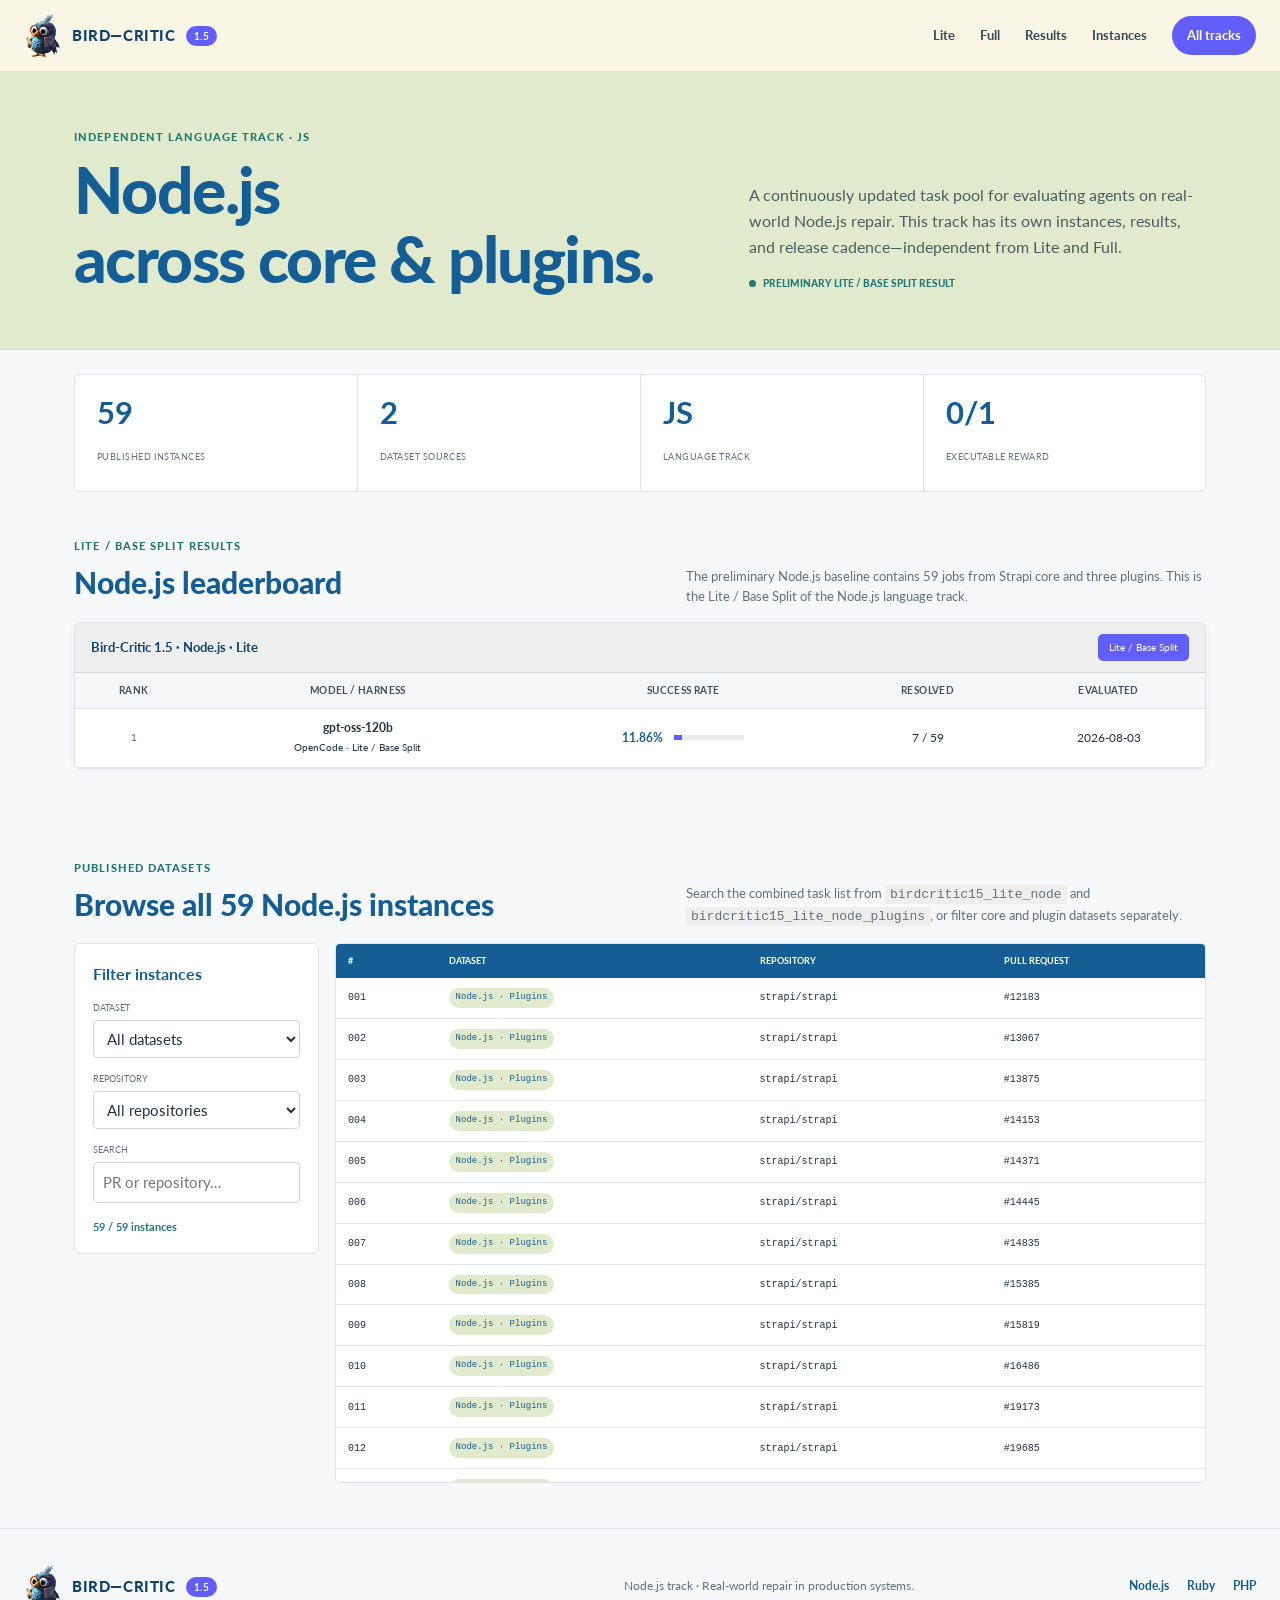
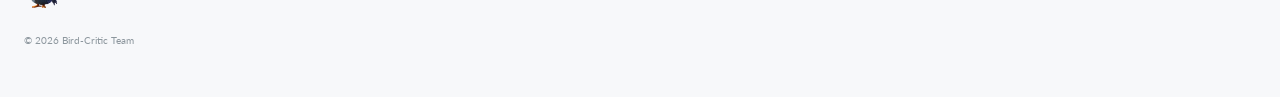
<file: languages/node/index.html>
<!doctype html>
<html lang="en">
<head>
  <meta charset="utf-8">
  <meta name="viewport" content="width=device-width, initial-scale=1">
  <meta name="description" content="Bird-Critic 1.5 Node.js — an independent, continuously updated benchmark track for real-world Node.js code repair.">
  <meta name="theme-color" content="#f3f1e9">
  <meta property="og:title" content="Bird-Critic 1.5 · Node.js">
  <meta property="og:description" content="The Node.js language track for real-world LLM code repair.">
  <meta property="og:type" content="website">
  <meta property="og:image" content="../../assets/og-family.png">
  <title>Bird-Critic 1.5 Node.js Track</title>
  <link rel="icon" href="../../assets/favicon.png" type="image/png">
  <link rel="stylesheet" href="../../assets/styles.css?v=20260803-3">
  <script defer src="../../assets/app.js?v=20260803-3"></script>
</head>
<body class="inner" data-page="node" data-depth="2" data-language="Node.js" data-show-dataset="true" data-result-view="node" data-results="results.json" data-instances="tasks.json">
  <a class="skip-link" href="#main">Skip to content</a>
  <div class="scroll-progress" aria-hidden="true"></div>

  <header class="site-header">
    <a class="brand" href="../../" aria-label="Bird-Critic 1.5 home">
      <span class="brand-mark" aria-hidden="true"><span></span><span></span></span>
      <span>BIRD—CRITIC</span><b>1.5</b>
    </a>
    <button class="menu-toggle" type="button" aria-expanded="false" aria-controls="site-nav">
      <span></span><span></span><span></span><span class="sr-only">Menu</span>
    </button>
    <nav class="site-nav" id="site-nav" aria-label="Primary navigation">
      <a href="../../lite/">Lite</a>
      <a href="../../full/">Full</a>
      <a href="#results">Results</a>
      <a href="#instances">Instances</a>
      <a class="nav-cta" href="../../#tracks">All tracks</a>
    </nav>
  </header>

  <main id="main">
    <section class="page-hero">
      <div class="reveal">
        <div class="page-eyebrow">Independent language track · JS</div>
        <h1>Node.js<br>across core &amp; plugins.</h1>
      </div>
      <div class="reveal">
        <p class="page-intro">A continuously updated task pool for evaluating agents on real-world Node.js repair. This track has its own instances, results, and release cadence—independent from Lite and Full.</p>
        <span class="page-status">Preliminary Lite / Base Split result</span>
      </div>
    </section>
    <hr class="page-rule">

    <section class="metric-grid reveal" aria-label="Node.js track metrics">
      <div class="metric"><strong data-task-count>—</strong><span>Published instances</span></div>
      <div class="metric"><strong>2</strong><span>Dataset sources</span></div>
      <div class="metric"><strong>JS</strong><span>Language track</span></div>
      <div class="metric"><strong>0/1</strong><span>Executable reward</span></div>
    </section>

    <section class="results-section" id="results">
      <div class="results-head reveal">
        <div><span class="kicker">Lite / Base Split results</span><h2>Node.js leaderboard</h2></div>
        <p>The preliminary Node.js baseline contains 59 jobs from Strapi core and three plugins. This is the Lite / Base Split of the Node.js language track.</p>
      </div>
      <div class="leaderboard-shell reveal">
        <div class="leaderboard-toolbar">
          <span>Bird-Critic 1.5 · Node.js · Lite</span>
          <div class="language-filters"><button class="filter-button active" type="button" data-result-filter="node">Lite / Base Split</button></div>
        </div>
        <table class="leaderboard">
          <thead><tr><th>Rank</th><th>Model / Harness</th><th>Success Rate</th><th>Resolved</th><th>Evaluated</th></tr></thead>
          <tbody id="results-body"><tr class="empty-row"><td colspan="5">Loading preliminary Node.js results…</td></tr></tbody>
        </table>
      </div>
    </section>

    <section class="results-section" id="instances">
      <div class="results-head reveal">
        <div><span class="kicker">Published datasets</span><h2>Browse all 59 Node.js instances</h2></div>
        <p>Search the combined task list from <code>birdcritic15_lite_node</code> and <code>birdcritic15_lite_node_plugins</code>, or filter core and plugin datasets separately.</p>
      </div>
      <div class="instance-layout">
        <aside class="instance-sidebar reveal">
          <h3>Filter instances</h3>
          <label for="language-filter">Dataset</label>
          <select id="language-filter"><option value="">All datasets</option><option value="birdcritic15_lite_node">Node.js · Core</option><option value="birdcritic15_lite_node_plugins">Node.js · Plugins</option></select>
          <label for="repo-filter">Repository</label>
          <select id="repo-filter"><option value="">All repositories</option></select>
          <label for="instance-search">Search</label>
          <input id="instance-search" type="search" placeholder="PR or repository…" autocomplete="off">
          <div class="instance-count" id="instance-count">Loading instances…</div>
        </aside>
        <div class="instance-table-wrap reveal">
          <table class="instance-table">
            <thead><tr><th>#</th><th>Dataset</th><th>Repository</th><th>Pull request</th></tr></thead>
            <tbody id="instance-body"><tr class="empty-row"><td colspan="4">Loading…</td></tr></tbody>
          </table>
        </div>
      </div>
    </section>
  </main>

  <footer class="site-footer">
    <a class="brand footer-brand" href="../../">
      <span class="brand-mark" aria-hidden="true"><span></span><span></span></span>
      <span>BIRD—CRITIC</span><b>1.5</b>
    </a>
    <p>Node.js track · Real-world repair in production systems.</p>
    <div><a href="../node/">Node.js</a><a href="../ruby/">Ruby</a><a href="../php/">PHP</a></div>
    <small>© <span data-year></span> Bird-Critic Team</small>
  </footer>
</body>
</html>
</file>
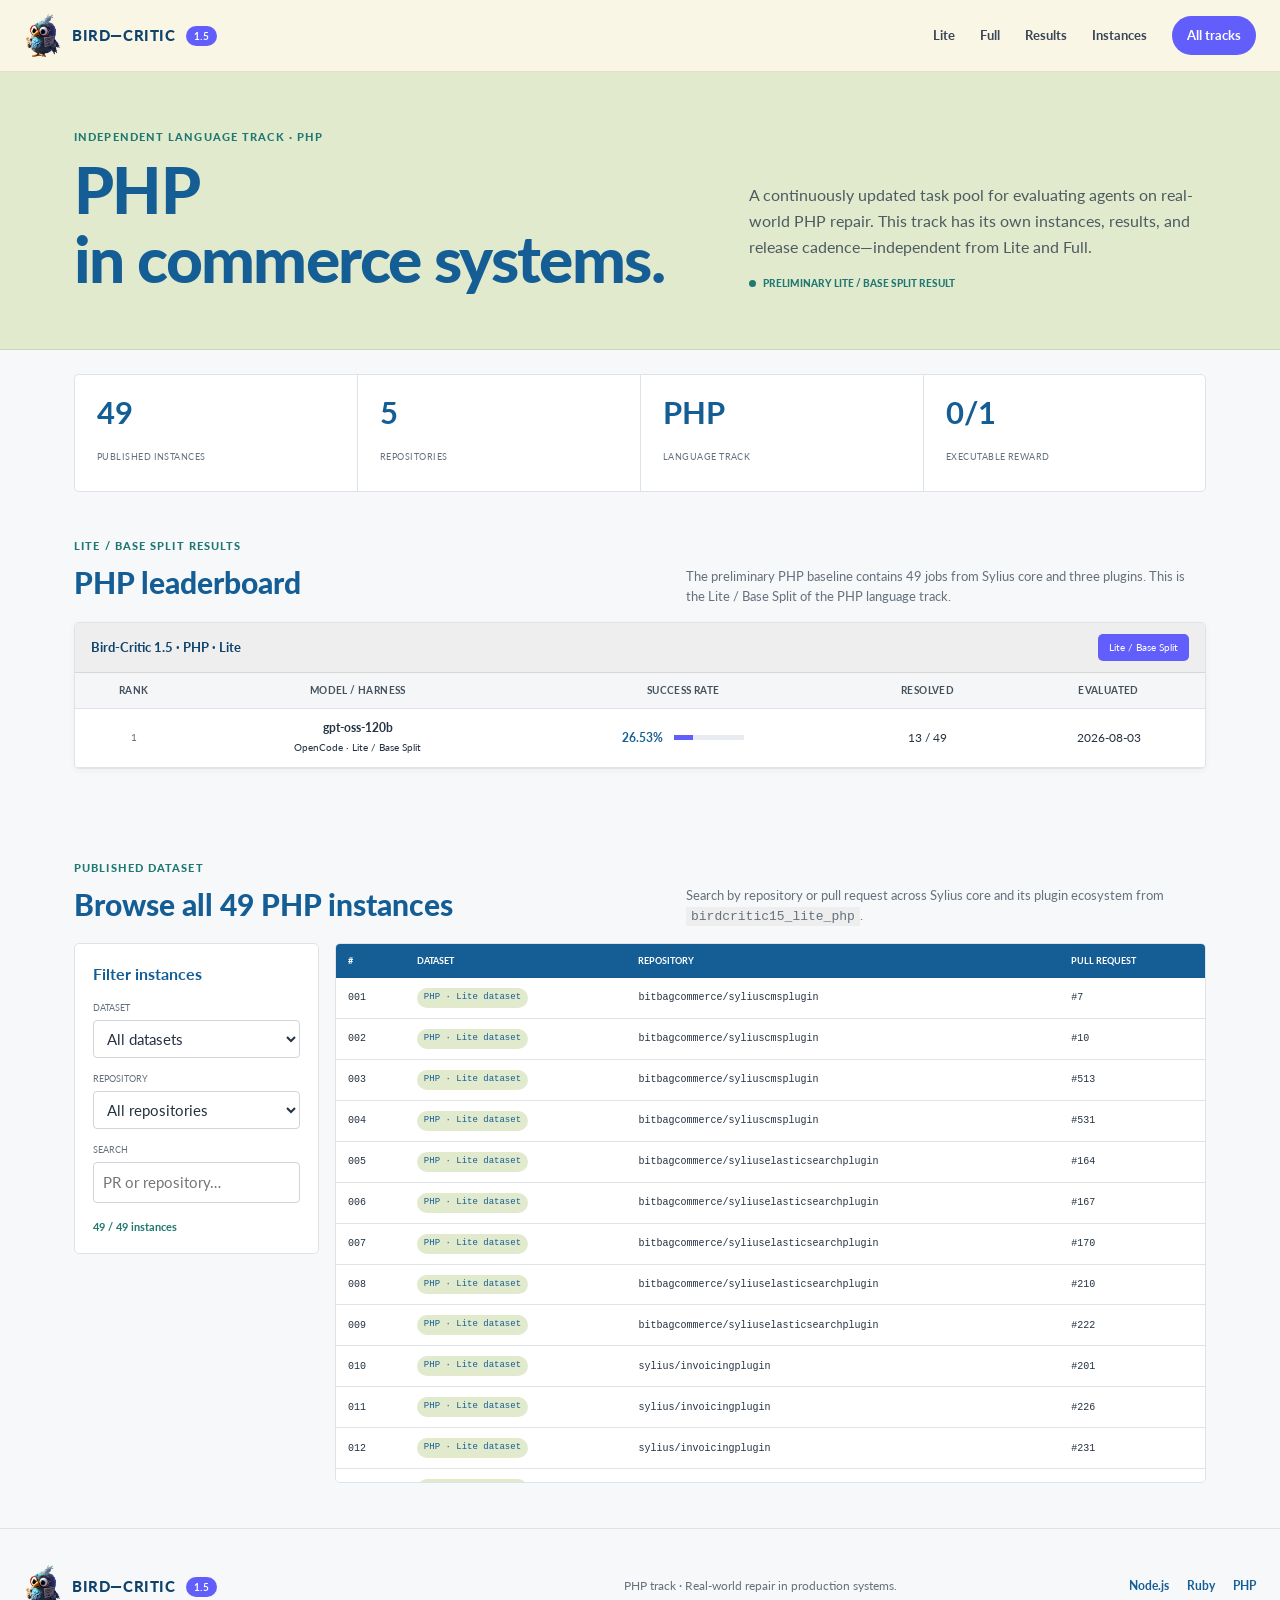
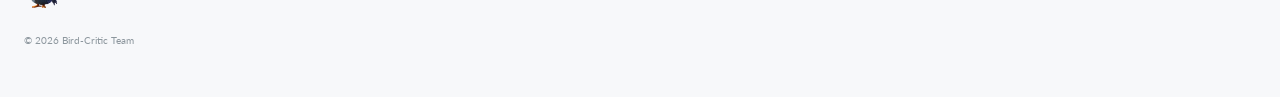
<file: languages/php/index.html>
<!doctype html>
<html lang="en">
<head>
  <meta charset="utf-8">
  <meta name="viewport" content="width=device-width, initial-scale=1">
  <meta name="description" content="Bird-Critic 1.5 PHP — an independent, continuously updated benchmark track for real-world PHP code repair.">
  <meta name="theme-color" content="#f3f1e9">
  <meta property="og:title" content="Bird-Critic 1.5 · PHP">
  <meta property="og:description" content="The PHP language track for real-world LLM code repair.">
  <meta property="og:type" content="website">
  <meta property="og:image" content="../../assets/og-family.png">
  <title>Bird-Critic 1.5 PHP Track</title>
  <link rel="icon" href="../../assets/favicon.png" type="image/png">
  <link rel="stylesheet" href="../../assets/styles.css?v=20260803-3">
  <script defer src="../../assets/app.js?v=20260803-3"></script>
</head>
<body class="inner" data-page="php" data-depth="2" data-language="PHP" data-show-dataset="true" data-result-view="php" data-results="results.json" data-instances="tasks.json">
  <a class="skip-link" href="#main">Skip to content</a>
  <div class="scroll-progress" aria-hidden="true"></div>

  <header class="site-header">
    <a class="brand" href="../../" aria-label="Bird-Critic 1.5 home">
      <span class="brand-mark" aria-hidden="true"><span></span><span></span></span>
      <span>BIRD—CRITIC</span><b>1.5</b>
    </a>
    <button class="menu-toggle" type="button" aria-expanded="false" aria-controls="site-nav">
      <span></span><span></span><span></span><span class="sr-only">Menu</span>
    </button>
    <nav class="site-nav" id="site-nav" aria-label="Primary navigation">
      <a href="../../lite/">Lite</a>
      <a href="../../full/">Full</a>
      <a href="#results">Results</a>
      <a href="#instances">Instances</a>
      <a class="nav-cta" href="../../#tracks">All tracks</a>
    </nav>
  </header>

  <main id="main">
    <section class="page-hero">
      <div class="reveal">
        <div class="page-eyebrow">Independent language track · PHP</div>
        <h1>PHP<br>in commerce systems.</h1>
      </div>
      <div class="reveal">
        <p class="page-intro">A continuously updated task pool for evaluating agents on real-world PHP repair. This track has its own instances, results, and release cadence—independent from Lite and Full.</p>
        <span class="page-status">Preliminary Lite / Base Split result</span>
      </div>
    </section>
    <hr class="page-rule">

    <section class="metric-grid reveal" aria-label="PHP track metrics">
      <div class="metric"><strong data-task-count>—</strong><span>Published instances</span></div>
      <div class="metric"><strong>5</strong><span>Repositories</span></div>
      <div class="metric"><strong>PHP</strong><span>Language track</span></div>
      <div class="metric"><strong>0/1</strong><span>Executable reward</span></div>
    </section>

    <section class="results-section" id="results">
      <div class="results-head reveal">
        <div><span class="kicker">Lite / Base Split results</span><h2>PHP leaderboard</h2></div>
        <p>The preliminary PHP baseline contains 49 jobs from Sylius core and three plugins. This is the Lite / Base Split of the PHP language track.</p>
      </div>
      <div class="leaderboard-shell reveal">
        <div class="leaderboard-toolbar">
          <span>Bird-Critic 1.5 · PHP · Lite</span>
          <div class="language-filters"><button class="filter-button active" type="button" data-result-filter="php">Lite / Base Split</button></div>
        </div>
        <table class="leaderboard">
          <thead><tr><th>Rank</th><th>Model / Harness</th><th>Success Rate</th><th>Resolved</th><th>Evaluated</th></tr></thead>
          <tbody id="results-body"><tr class="empty-row"><td colspan="5">Loading preliminary PHP results…</td></tr></tbody>
        </table>
      </div>
    </section>

    <section class="results-section" id="instances">
      <div class="results-head reveal">
        <div><span class="kicker">Published dataset</span><h2>Browse all 49 PHP instances</h2></div>
        <p>Search by repository or pull request across Sylius core and its plugin ecosystem from <code>birdcritic15_lite_php</code>.</p>
      </div>
      <div class="instance-layout">
        <aside class="instance-sidebar reveal">
          <h3>Filter instances</h3>
          <label for="language-filter">Dataset</label>
          <select id="language-filter"><option value="">All datasets</option><option value="birdcritic15_lite_php">PHP · Lite dataset</option></select>
          <label for="repo-filter">Repository</label>
          <select id="repo-filter"><option value="">All repositories</option></select>
          <label for="instance-search">Search</label>
          <input id="instance-search" type="search" placeholder="PR or repository…" autocomplete="off">
          <div class="instance-count" id="instance-count">Loading instances…</div>
        </aside>
        <div class="instance-table-wrap reveal">
          <table class="instance-table">
            <thead><tr><th>#</th><th>Dataset</th><th>Repository</th><th>Pull request</th></tr></thead>
            <tbody id="instance-body"><tr class="empty-row"><td colspan="4">Loading…</td></tr></tbody>
          </table>
        </div>
      </div>
    </section>
  </main>

  <footer class="site-footer">
    <a class="brand footer-brand" href="../../">
      <span class="brand-mark" aria-hidden="true"><span></span><span></span></span>
      <span>BIRD—CRITIC</span><b>1.5</b>
    </a>
    <p>PHP track · Real-world repair in production systems.</p>
    <div><a href="../node/">Node.js</a><a href="../ruby/">Ruby</a><a href="../php/">PHP</a></div>
    <small>© <span data-year></span> Bird-Critic Team</small>
  </footer>
</body>
</html>
</file>
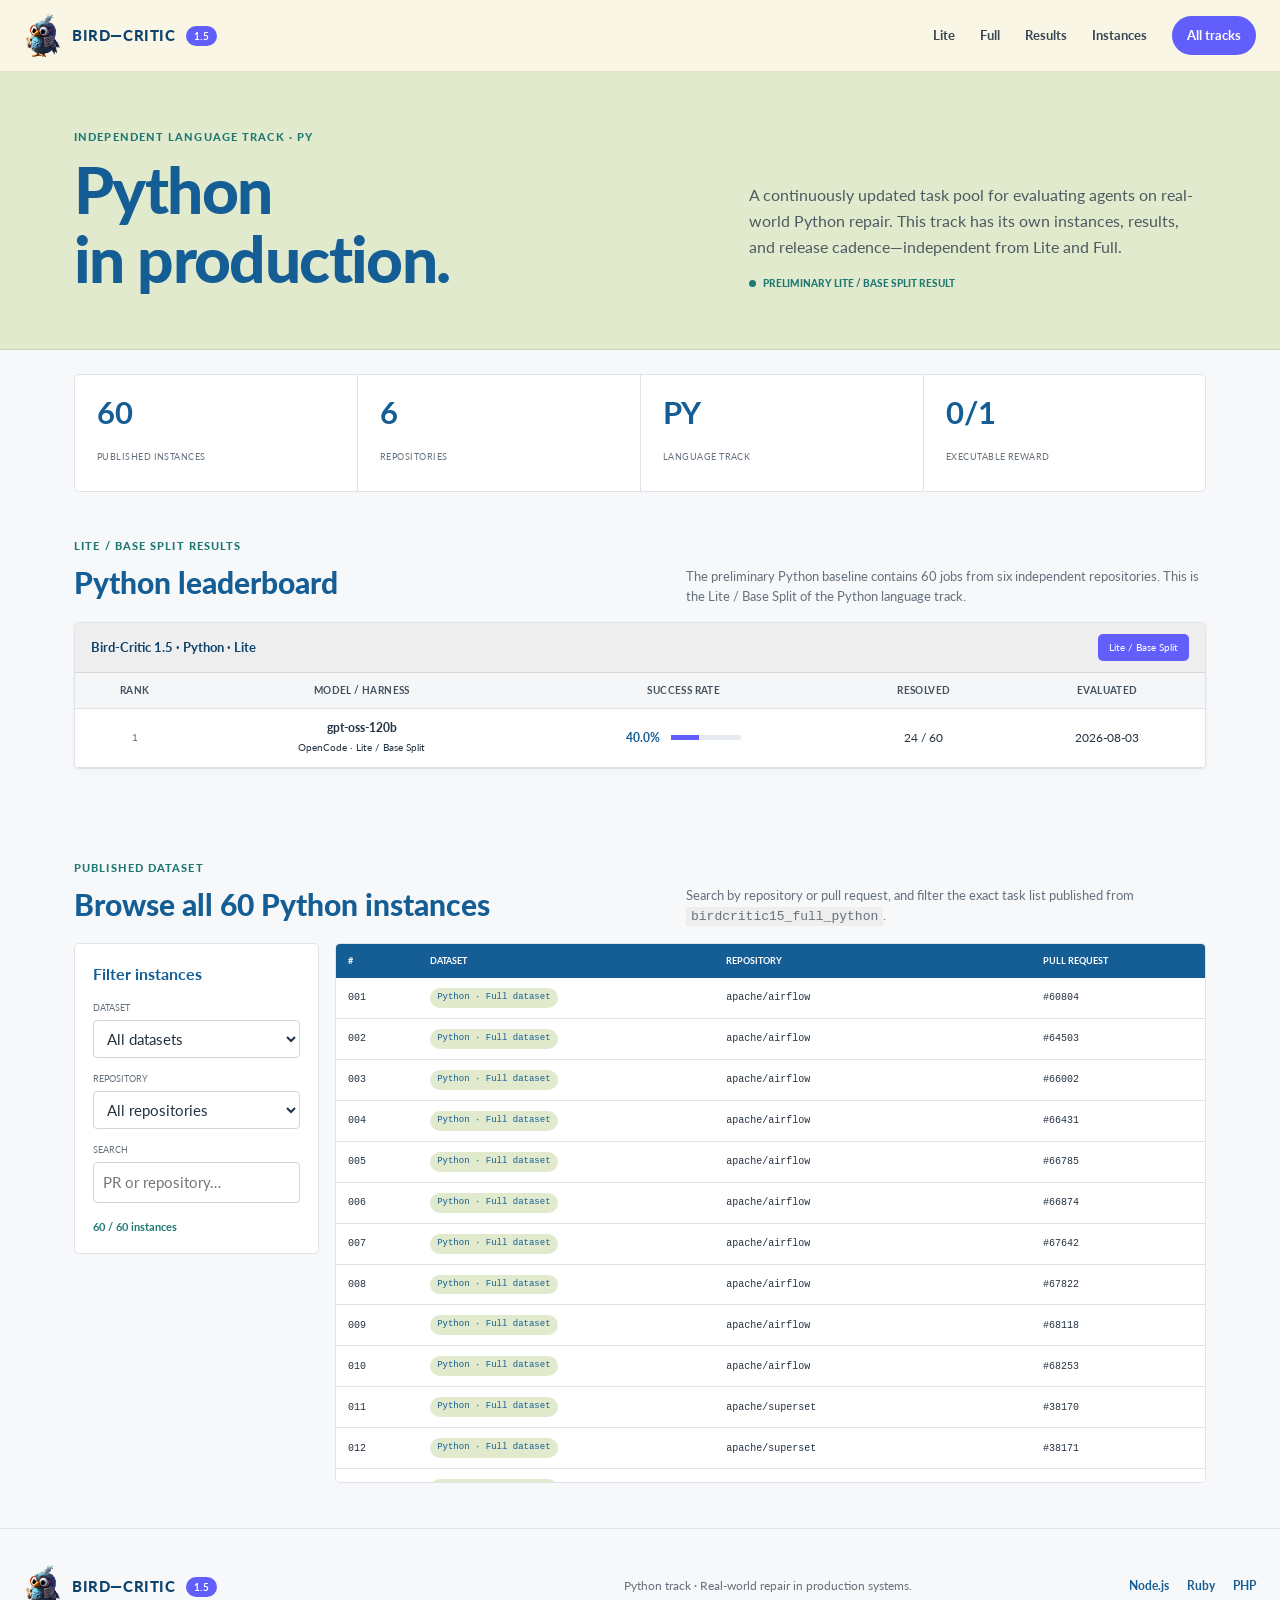
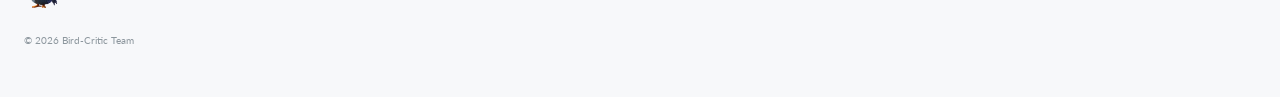
<file: languages/python/index.html>
<!doctype html>
<html lang="en">
<head>
  <meta charset="utf-8">
  <meta name="viewport" content="width=device-width, initial-scale=1">
  <meta name="description" content="Bird-Critic 1.5 Python — an independent, continuously updated benchmark track for real-world Python code repair.">
  <meta name="theme-color" content="#f3f1e9">
  <meta property="og:title" content="Bird-Critic 1.5 · Python">
  <meta property="og:description" content="The Python language track for real-world LLM code repair.">
  <meta property="og:type" content="website">
  <meta property="og:image" content="../../assets/og-family.png">
  <title>Bird-Critic 1.5 Python Track</title>
  <link rel="icon" href="../../assets/favicon.png" type="image/png">
  <link rel="stylesheet" href="../../assets/styles.css?v=20260803-3">
  <script defer src="../../assets/app.js?v=20260803-3"></script>
</head>
<body class="inner" data-page="python" data-depth="2" data-language="Python" data-show-dataset="true" data-result-view="python" data-results="results.json" data-instances="tasks.json">
  <a class="skip-link" href="#main">Skip to content</a>
  <div class="scroll-progress" aria-hidden="true"></div>

  <header class="site-header">
    <a class="brand" href="../../" aria-label="Bird-Critic 1.5 home">
      <span class="brand-mark" aria-hidden="true"><span></span><span></span></span>
      <span>BIRD—CRITIC</span><b>1.5</b>
    </a>
    <button class="menu-toggle" type="button" aria-expanded="false" aria-controls="site-nav">
      <span></span><span></span><span></span><span class="sr-only">Menu</span>
    </button>
    <nav class="site-nav" id="site-nav" aria-label="Primary navigation">
      <a href="../../lite/">Lite</a>
      <a href="../../full/">Full</a>
      <a href="#results">Results</a>
      <a href="#instances">Instances</a>
      <a class="nav-cta" href="../../#tracks">All tracks</a>
    </nav>
  </header>

  <main id="main">
    <section class="page-hero">
      <div class="reveal">
        <div class="page-eyebrow">Independent language track · PY</div>
        <h1>Python<br>in production.</h1>
      </div>
      <div class="reveal">
        <p class="page-intro">A continuously updated task pool for evaluating agents on real-world Python repair. This track has its own instances, results, and release cadence—independent from Lite and Full.</p>
        <span class="page-status">Preliminary Lite / Base Split result</span>
      </div>
    </section>
    <hr class="page-rule">

    <section class="metric-grid reveal" aria-label="Python track metrics">
      <div class="metric"><strong data-task-count>—</strong><span>Published instances</span></div>
      <div class="metric"><strong>6</strong><span>Repositories</span></div>
      <div class="metric"><strong>PY</strong><span>Language track</span></div>
      <div class="metric"><strong>0/1</strong><span>Executable reward</span></div>
    </section>

    <section class="results-section" id="results">
      <div class="results-head reveal">
        <div><span class="kicker">Lite / Base Split results</span><h2>Python leaderboard</h2></div>
        <p>The preliminary Python baseline contains 60 jobs from six independent repositories. This is the Lite / Base Split of the Python language track.</p>
      </div>
      <div class="leaderboard-shell reveal">
        <div class="leaderboard-toolbar">
          <span>Bird-Critic 1.5 · Python · Lite</span>
          <div class="language-filters"><button class="filter-button active" type="button" data-result-filter="python">Lite / Base Split</button></div>
        </div>
        <table class="leaderboard">
          <thead><tr><th>Rank</th><th>Model / Harness</th><th>Success Rate</th><th>Resolved</th><th>Evaluated</th></tr></thead>
          <tbody id="results-body"><tr class="empty-row"><td colspan="5">Loading preliminary Python results…</td></tr></tbody>
        </table>
      </div>
    </section>

    <section class="results-section" id="instances">
      <div class="results-head reveal">
        <div><span class="kicker">Published dataset</span><h2>Browse all 60 Python instances</h2></div>
        <p>Search by repository or pull request, and filter the exact task list published from <code>birdcritic15_full_python</code>.</p>
      </div>
      <div class="instance-layout">
        <aside class="instance-sidebar reveal">
          <h3>Filter instances</h3>
          <label for="language-filter">Dataset</label>
          <select id="language-filter"><option value="">All datasets</option><option value="birdcritic15_full_python">Python · Full dataset</option></select>
          <label for="repo-filter">Repository</label>
          <select id="repo-filter"><option value="">All repositories</option></select>
          <label for="instance-search">Search</label>
          <input id="instance-search" type="search" placeholder="PR or repository…" autocomplete="off">
          <div class="instance-count" id="instance-count">Loading instances…</div>
        </aside>
        <div class="instance-table-wrap reveal">
          <table class="instance-table">
            <thead><tr><th>#</th><th>Dataset</th><th>Repository</th><th>Pull request</th></tr></thead>
            <tbody id="instance-body"><tr class="empty-row"><td colspan="4">Loading…</td></tr></tbody>
          </table>
        </div>
      </div>
    </section>
  </main>

  <footer class="site-footer">
    <a class="brand footer-brand" href="../../">
      <span class="brand-mark" aria-hidden="true"><span></span><span></span></span>
      <span>BIRD—CRITIC</span><b>1.5</b>
    </a>
    <p>Python track · Real-world repair in production systems.</p>
    <div><a href="../node/">Node.js</a><a href="../ruby/">Ruby</a><a href="../php/">PHP</a></div>
    <small>© <span data-year></span> Bird-Critic Team</small>
  </footer>
</body>
</html>
</file>
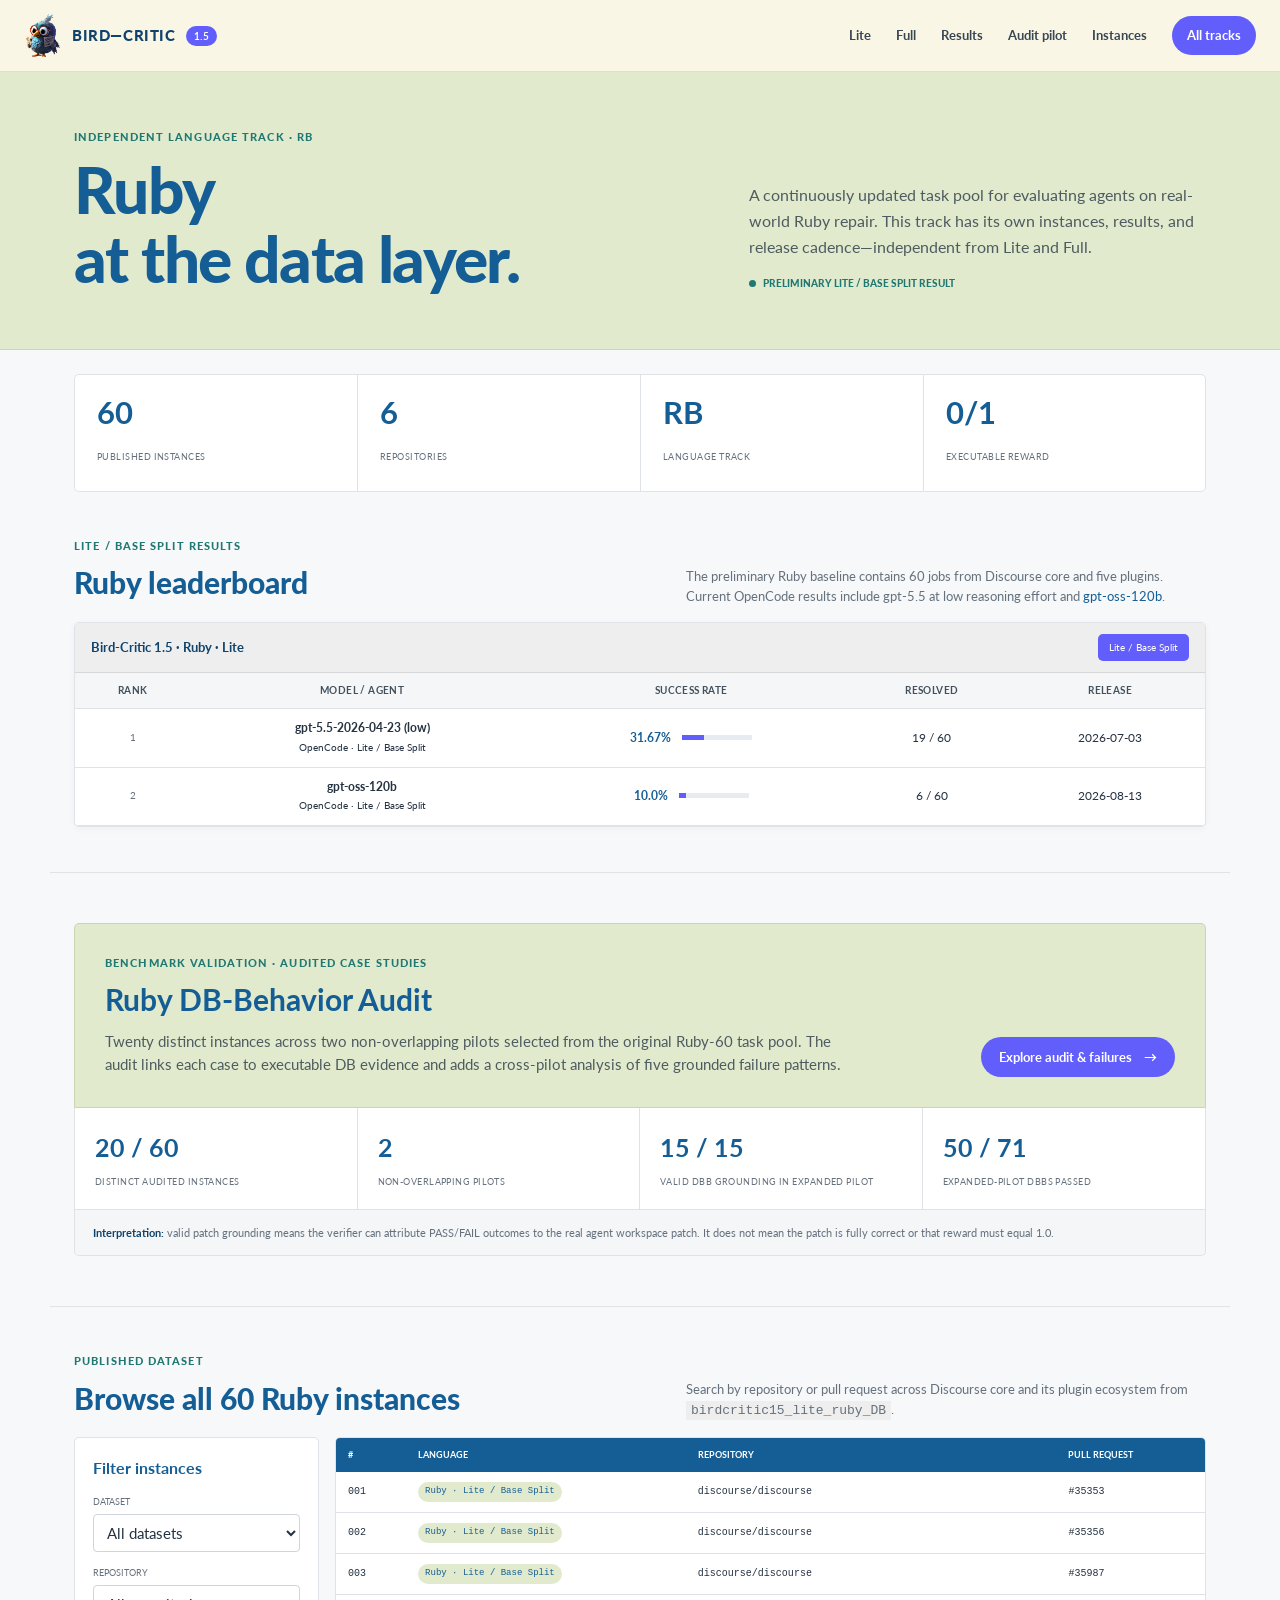
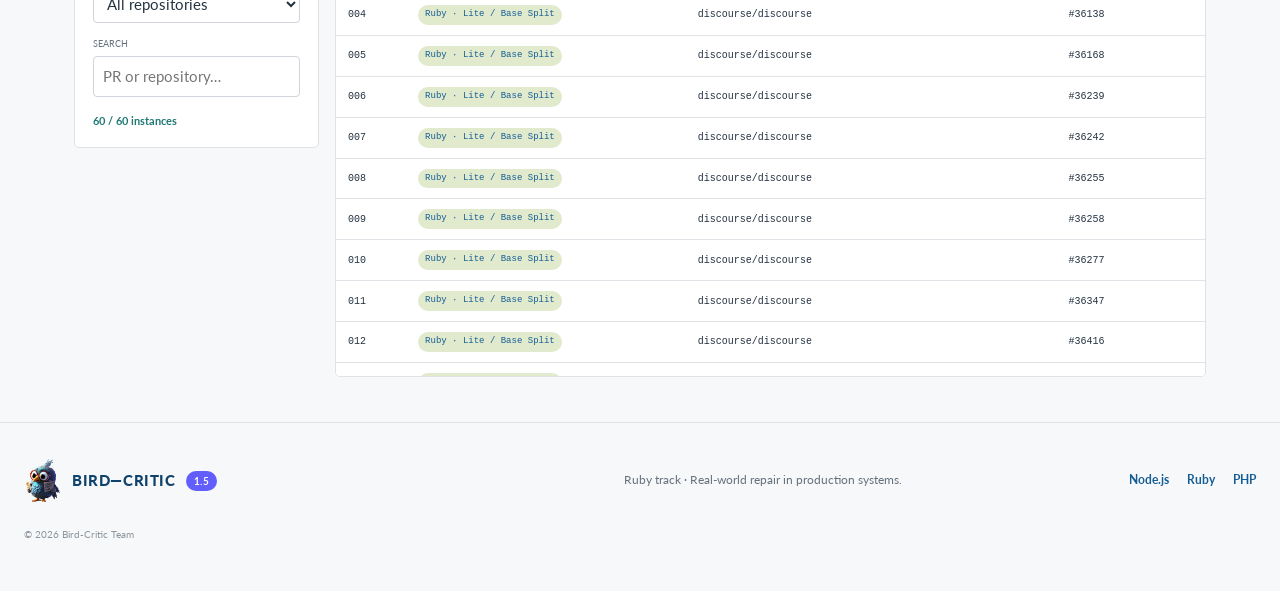
<file: languages/ruby/index.html>
<!doctype html>
<html lang="en">
<head>
  <meta charset="utf-8">
  <meta name="viewport" content="width=device-width, initial-scale=1">
  <meta name="description" content="Bird-Critic 1.5 Ruby — an independent, continuously updated benchmark track for real-world Ruby code repair.">
  <meta name="theme-color" content="#f3f1e9">
  <meta property="og:title" content="Bird-Critic 1.5 · Ruby">
  <meta property="og:description" content="The Ruby language track for real-world LLM code repair.">
  <meta property="og:type" content="website">
  <meta property="og:image" content="../../assets/og-family.png">
  <title>Bird-Critic 1.5 Ruby Track</title>
  <link rel="icon" href="../../assets/favicon.png" type="image/png">
  <link rel="stylesheet" href="../../assets/styles.css?v=20260829b">
  <script defer src="../../assets/app.js?v=20260812"></script>
</head>
<body class="inner" data-page="ruby" data-depth="2" data-language="Ruby" data-show-dataset="true" data-result-view="ruby" data-results="results.json" data-instances="tasks.json">
  <a class="skip-link" href="#main">Skip to content</a>
  <div class="scroll-progress" aria-hidden="true"></div>

  <header class="site-header">
    <a class="brand" href="../../" aria-label="Bird-Critic 1.5 home">
      <span class="brand-mark" aria-hidden="true"><span></span><span></span></span>
      <span>BIRD—CRITIC</span><b>1.5</b>
    </a>
    <button class="menu-toggle" type="button" aria-expanded="false" aria-controls="site-nav">
      <span></span><span></span><span></span><span class="sr-only">Menu</span>
    </button>
    <nav class="site-nav" id="site-nav" aria-label="Primary navigation">
      <a href="../../lite/">Lite</a>
      <a href="../../full/">Full</a>
      <a href="#results">Results</a>
      <a href="#audit-pilot">Audit pilot</a>
      <a href="#instances">Instances</a>
      <a class="nav-cta" href="../../#tracks">All tracks</a>
    </nav>
  </header>

  <main id="main">
    <section class="page-hero">
      <div class="reveal">
        <div class="page-eyebrow">Independent language track · RB</div>
        <h1>Ruby<br>at the data layer.</h1>
      </div>
      <div class="reveal">
        <p class="page-intro">A continuously updated task pool for evaluating agents on real-world Ruby repair. This track has its own instances, results, and release cadence—independent from Lite and Full.</p>
        <span class="page-status">Preliminary Lite / Base Split result</span>
      </div>
    </section>
    <hr class="page-rule">

    <section class="metric-grid reveal" aria-label="Ruby track metrics">
      <div class="metric"><strong data-task-count>60</strong><span>Published instances</span></div>
      <div class="metric"><strong>6</strong><span>Repositories</span></div>
      <div class="metric"><strong>RB</strong><span>Language track</span></div>
      <div class="metric"><strong>0/1</strong><span>Executable reward</span></div>
    </section>

    <section class="results-section" id="results">
      <div class="results-head reveal">
        <div><span class="kicker">Lite / Base Split results</span><h2>Ruby leaderboard</h2></div>
        <p>The preliminary Ruby baseline contains 60 jobs from Discourse core and five plugins. Current OpenCode results include gpt-5.5 at low reasoning effort and <a href="https://github.com/kochsnow/Terminal_Bench_BirdCritic_1.5/blob/max/agent-evaluation/bird_critic_1_5_code/harbor-main/jobs/gptoss120b/gptoss120b-ruby-db-full-0812-135143/result.json" target="_blank" rel="noreferrer">gpt-oss-120b</a>.</p>
      </div>
      <div class="leaderboard-shell reveal">
        <div class="leaderboard-toolbar">
          <span>Bird-Critic 1.5 · Ruby · Lite</span>
          <div class="language-filters"><button class="filter-button active" type="button" data-result-filter="ruby">Lite / Base Split</button></div>
        </div>
        <table class="leaderboard">
          <thead><tr><th>Rank</th><th>Model / Agent</th><th>Success Rate</th><th>Resolved</th><th>Release</th></tr></thead>
          <tbody id="results-body"><tr class="empty-row"><td colspan="5">Loading preliminary Ruby results…</td></tr></tbody>
        </table>
      </div>
    </section>

    <section class="results-section audit-teaser" id="audit-pilot">
      <div class="audit-teaser-main reveal">
        <div>
          <span class="kicker">Benchmark validation · Audited case studies</span>
          <h2>Ruby DB-Behavior Audit</h2>
          <p>Twenty distinct instances across two non-overlapping pilots selected from the original Ruby-60 task pool. The audit links each case to executable DB evidence and adds a cross-pilot analysis of five grounded failure patterns.</p>
        </div>
        <a class="button button-primary" href="db-behavior-audit/#failure-analysis">Explore audit &amp; failures <span>→</span></a>
      </div>
      <div class="audit-teaser-stats reveal" aria-label="Ruby audit program summary">
        <div><strong>20 / 60</strong><span>Distinct audited instances</span></div>
        <div><strong>2</strong><span>Non-overlapping pilots</span></div>
        <div><strong>15 / 15</strong><span>Valid DBB grounding in expanded pilot</span></div>
        <div><strong>50 / 71</strong><span>Expanded-pilot DBBs passed</span></div>
      </div>
      <p class="audit-teaser-note reveal"><strong>Interpretation:</strong> valid patch grounding means the verifier can attribute PASS/FAIL outcomes to the real agent workspace patch. It does not mean the patch is fully correct or that reward must equal 1.0.</p>
    </section>

    <section class="results-section" id="instances">
      <div class="results-head reveal">
        <div><span class="kicker">Published dataset</span><h2>Browse all 60 Ruby instances</h2></div>
        <p>Search by repository or pull request across Discourse core and its plugin ecosystem from <code>birdcritic15_lite_ruby_DB</code>.</p>
      </div>
      <div class="instance-layout">
        <aside class="instance-sidebar reveal">
          <h3>Filter instances</h3>
          <label for="language-filter">Dataset</label>
          <select id="language-filter"><option value="">All datasets</option><option value="birdcritic15_lite_ruby_DB">Ruby · Lite / Base Split</option></select>
          <label for="repo-filter">Repository</label>
          <select id="repo-filter"><option value="">All repositories</option></select>
          <label for="instance-search">Search</label>
          <input id="instance-search" type="search" placeholder="PR or repository…" autocomplete="off">
          <div class="instance-count" id="instance-count">Loading instances…</div>
        </aside>
        <div class="instance-table-wrap reveal">
          <table class="instance-table">
            <thead><tr><th>#</th><th>Language</th><th>Repository</th><th>Pull request</th></tr></thead>
            <tbody id="instance-body"><tr class="empty-row"><td colspan="4">Loading…</td></tr></tbody>
          </table>
        </div>
      </div>
    </section>
  </main>

  <footer class="site-footer">
    <a class="brand footer-brand" href="../../">
      <span class="brand-mark" aria-hidden="true"><span></span><span></span></span>
      <span>BIRD—CRITIC</span><b>1.5</b>
    </a>
    <p>Ruby track · Real-world repair in production systems.</p>
    <div><a href="../node/">Node.js</a><a href="../ruby/">Ruby</a><a href="../php/">PHP</a></div>
    <small>© <span data-year></span> Bird-Critic Team</small>
  </footer>
</body>
</html>
</file>
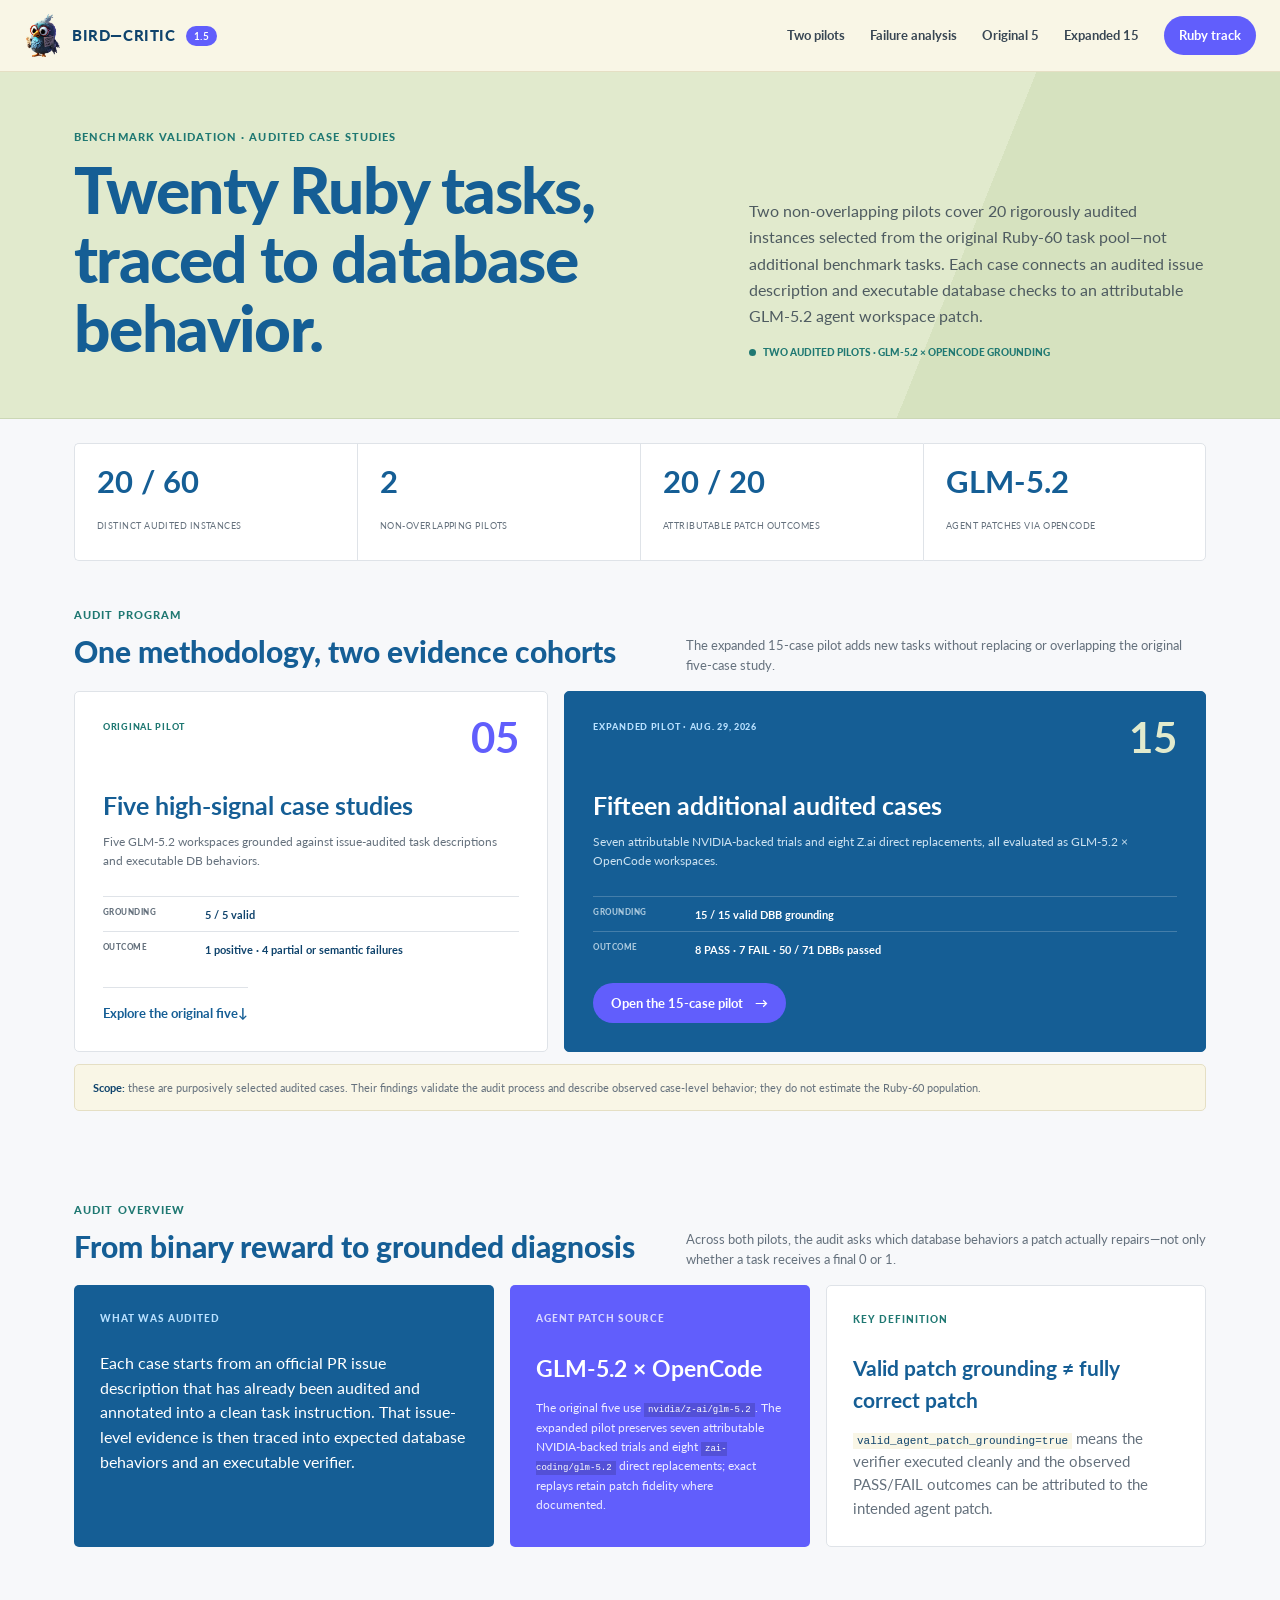
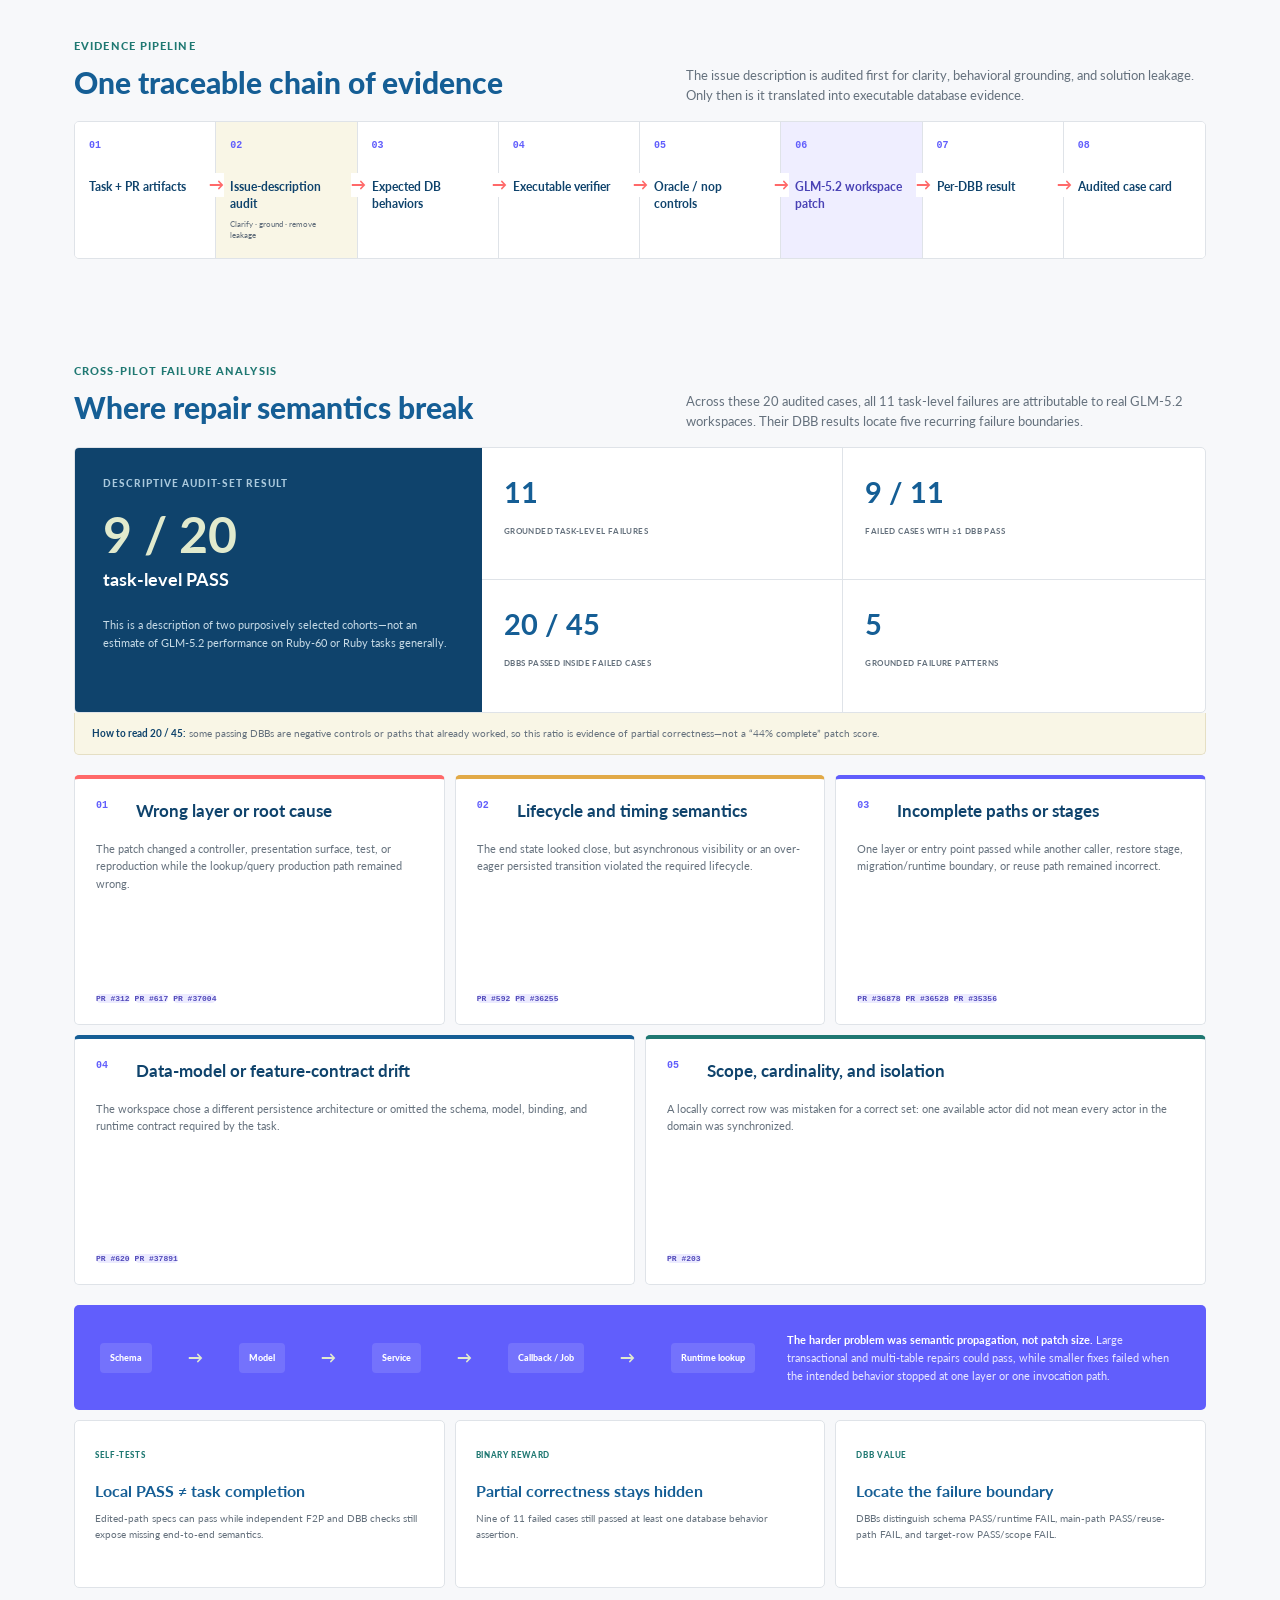
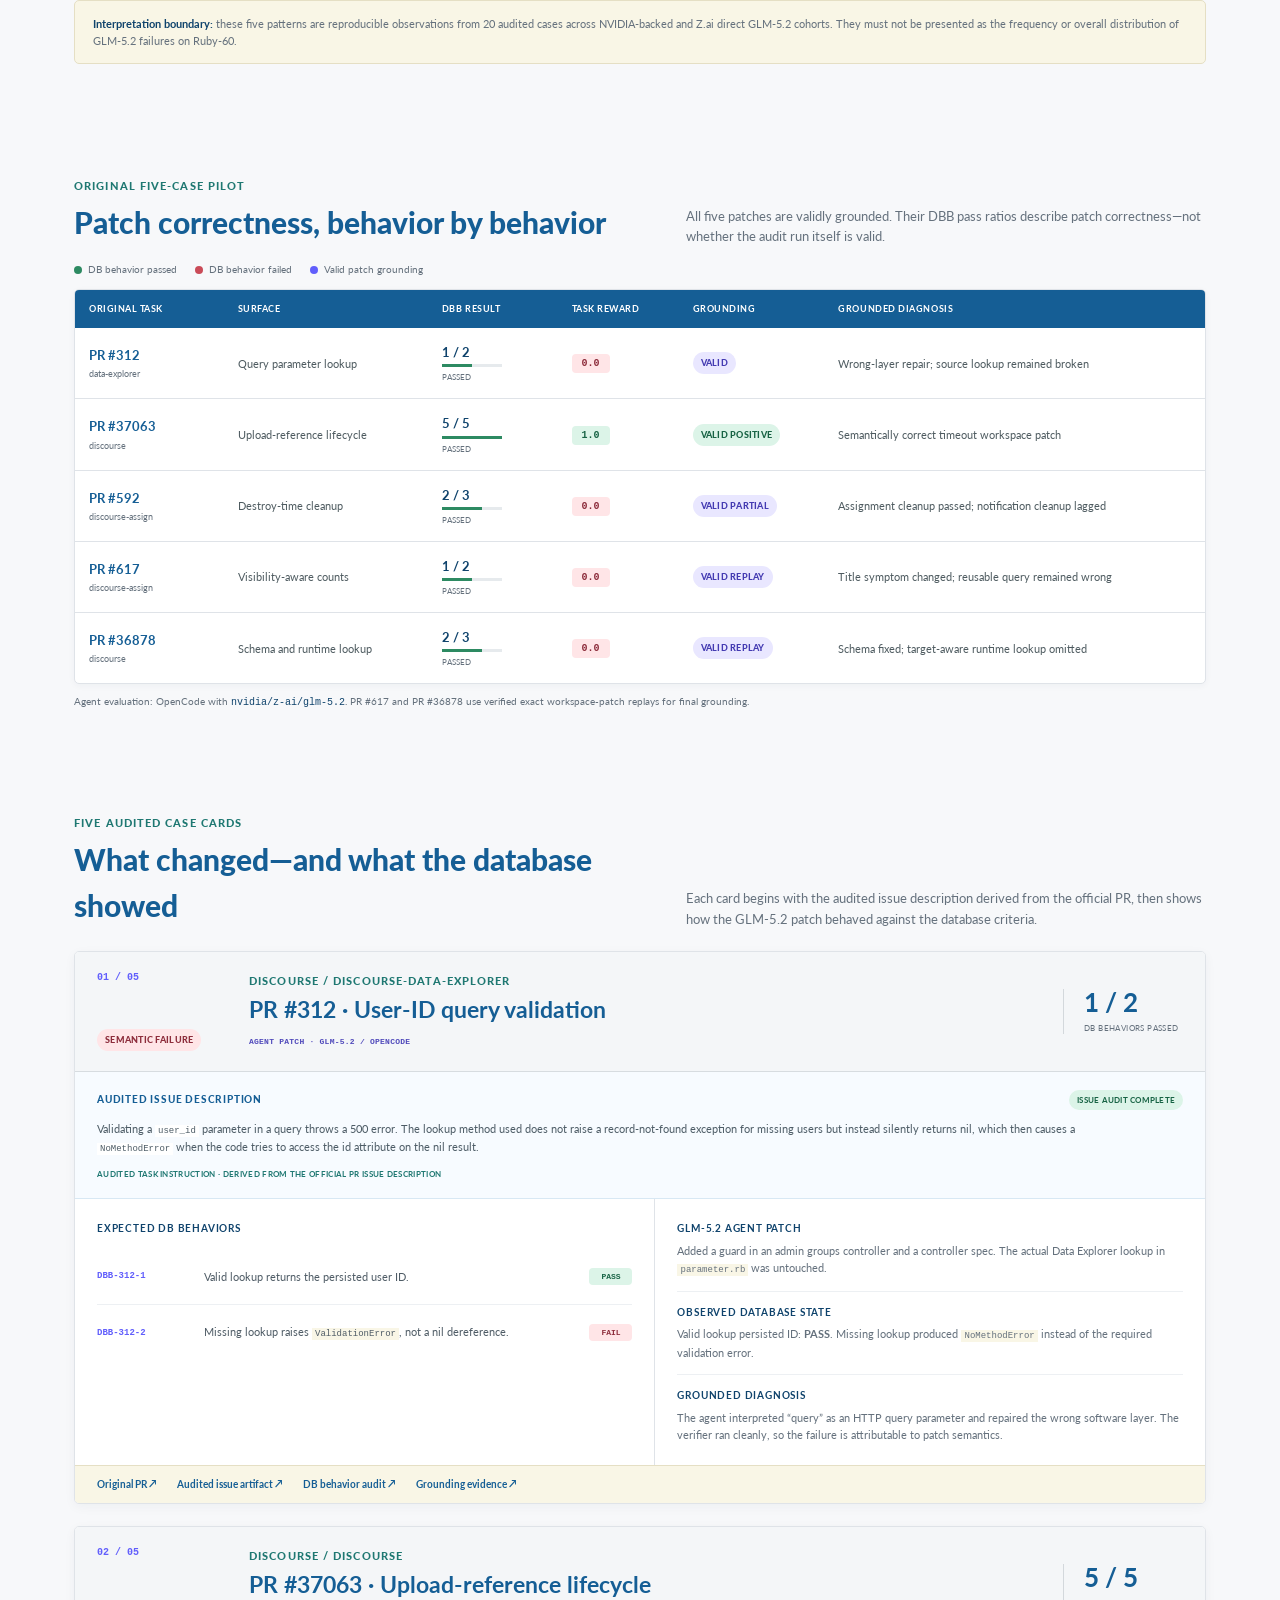
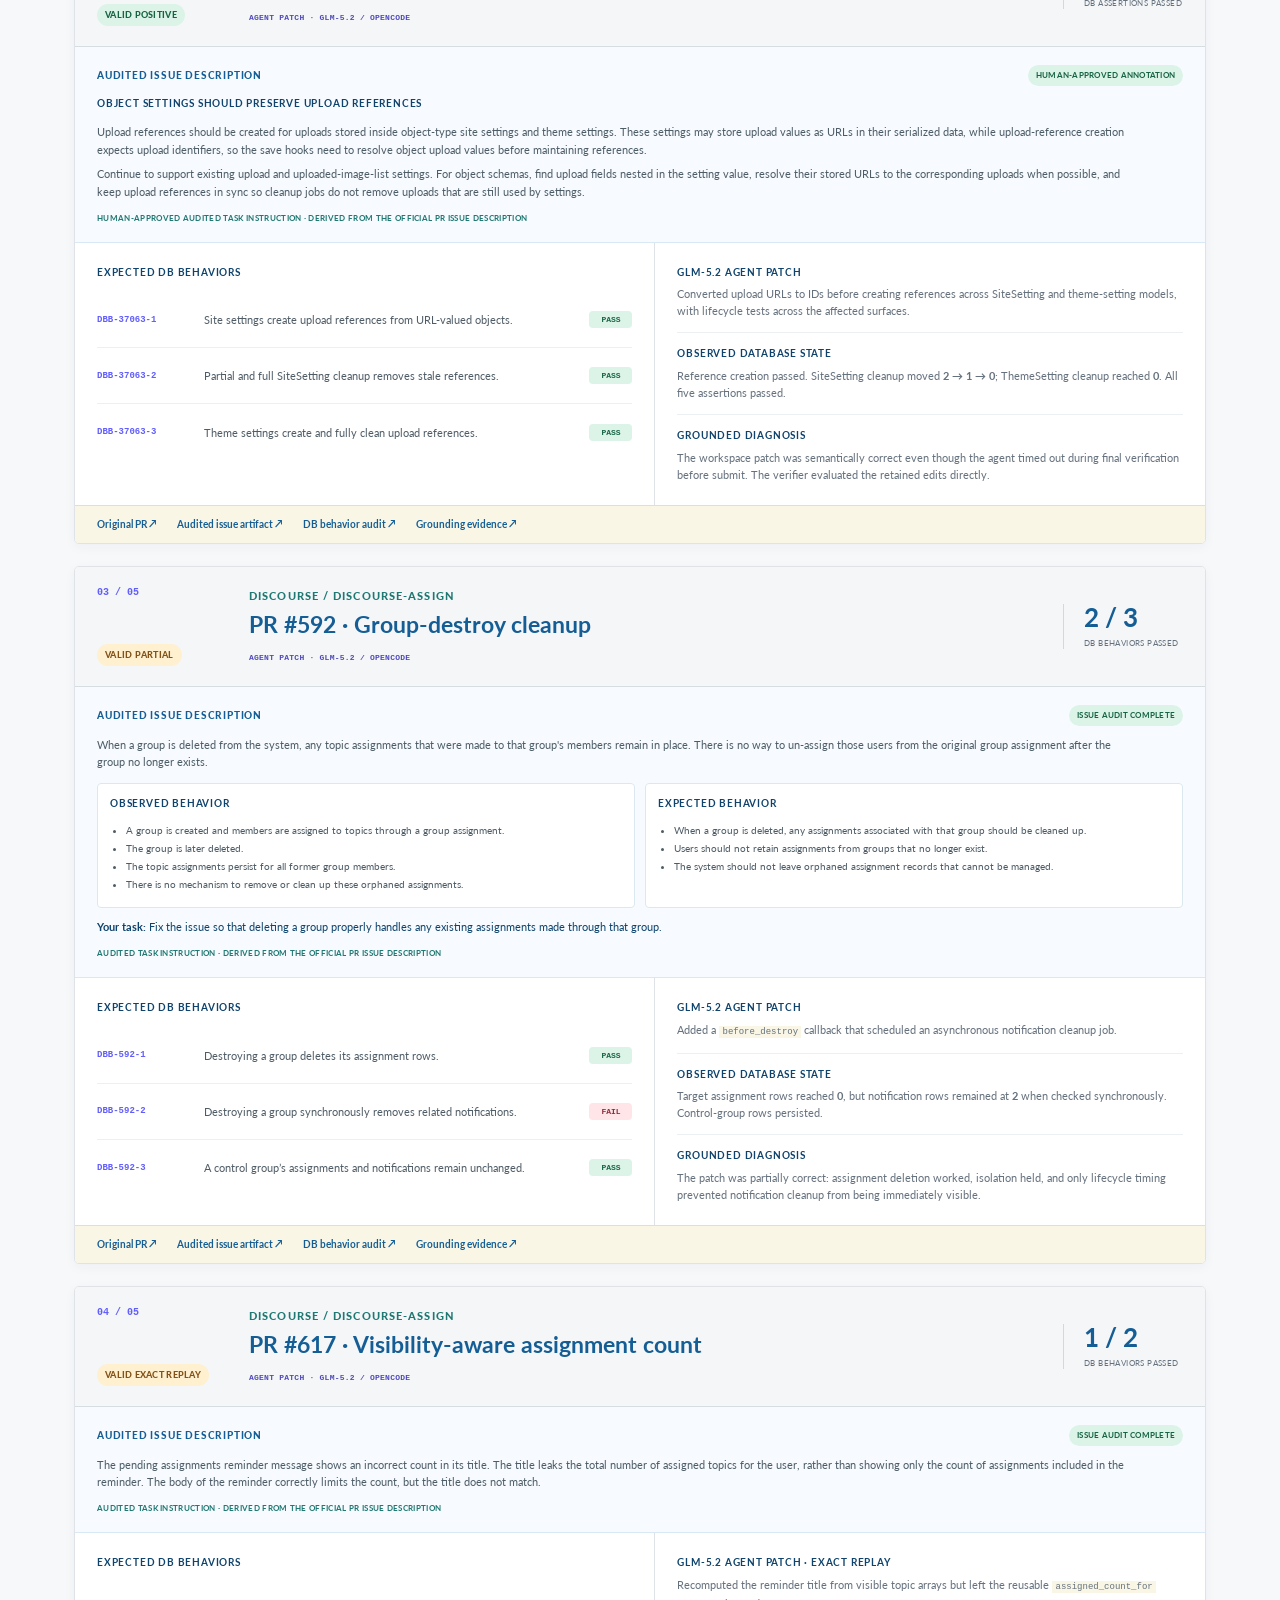
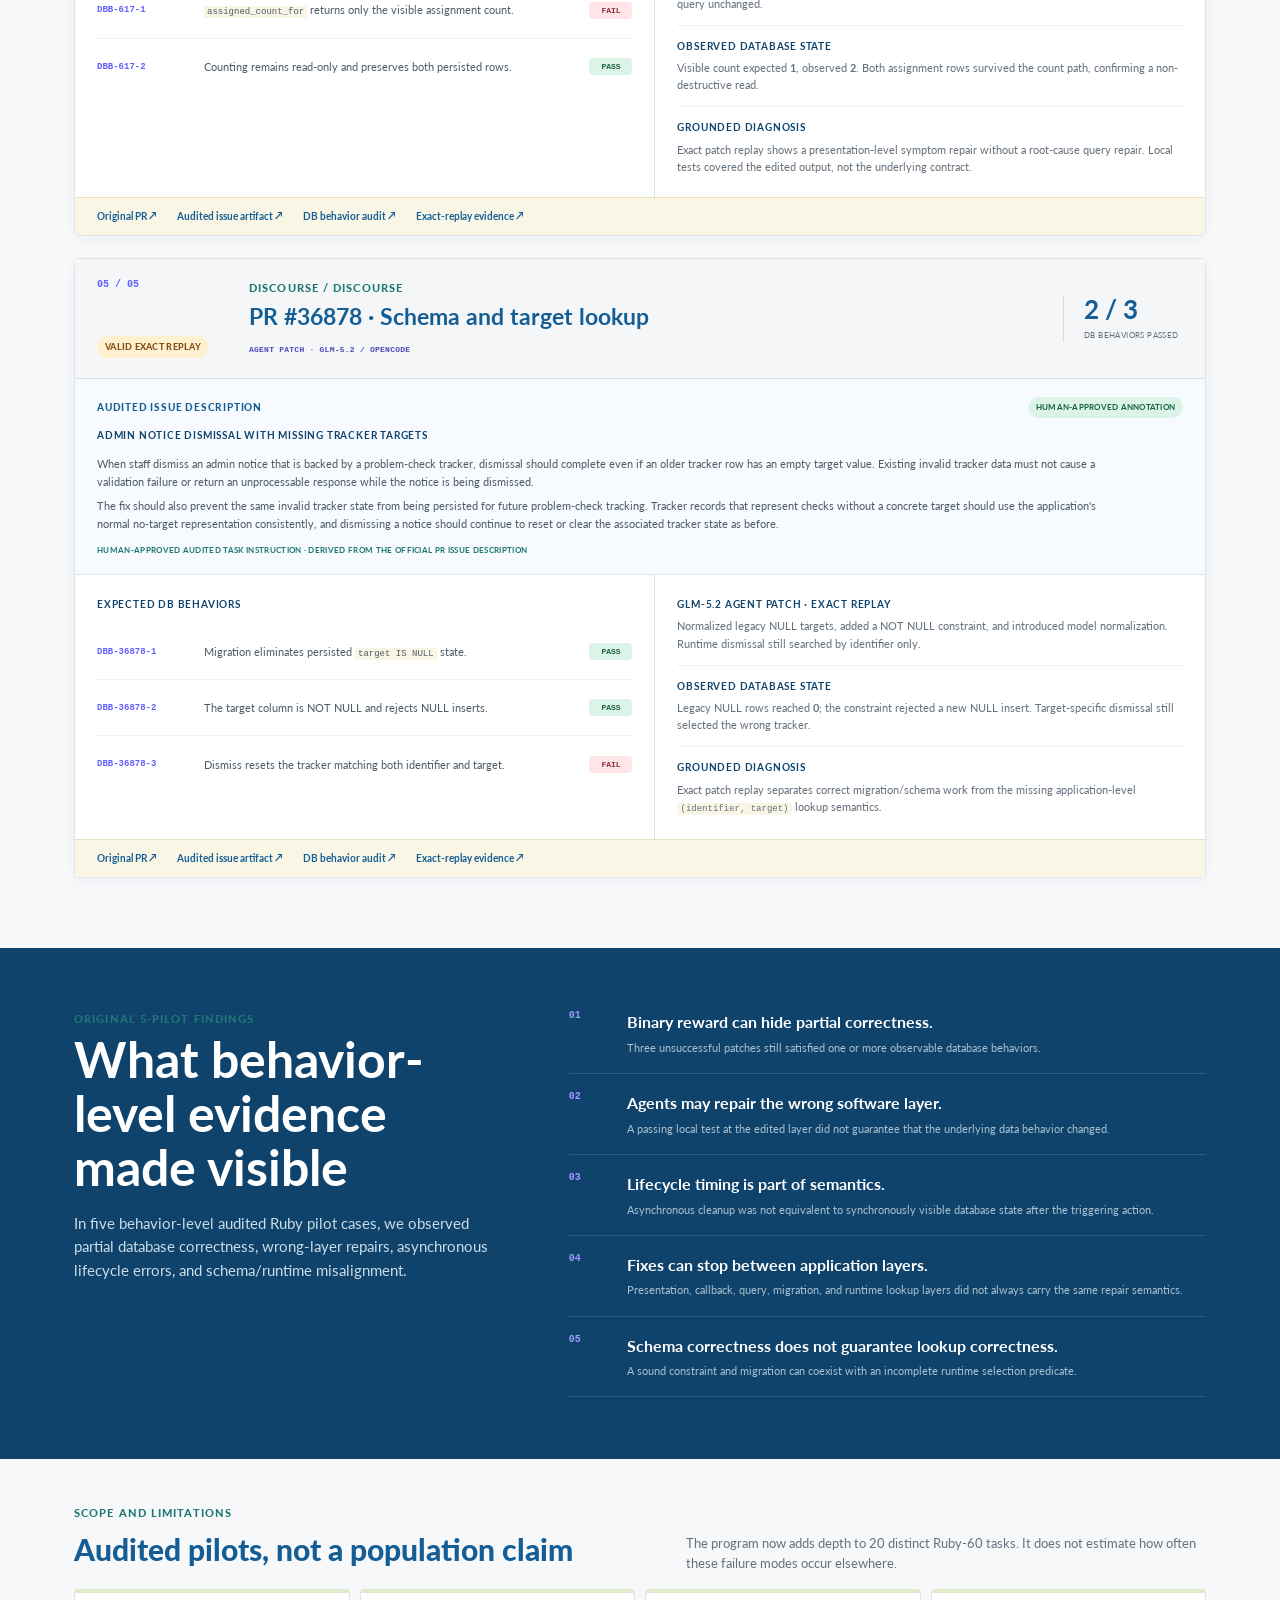
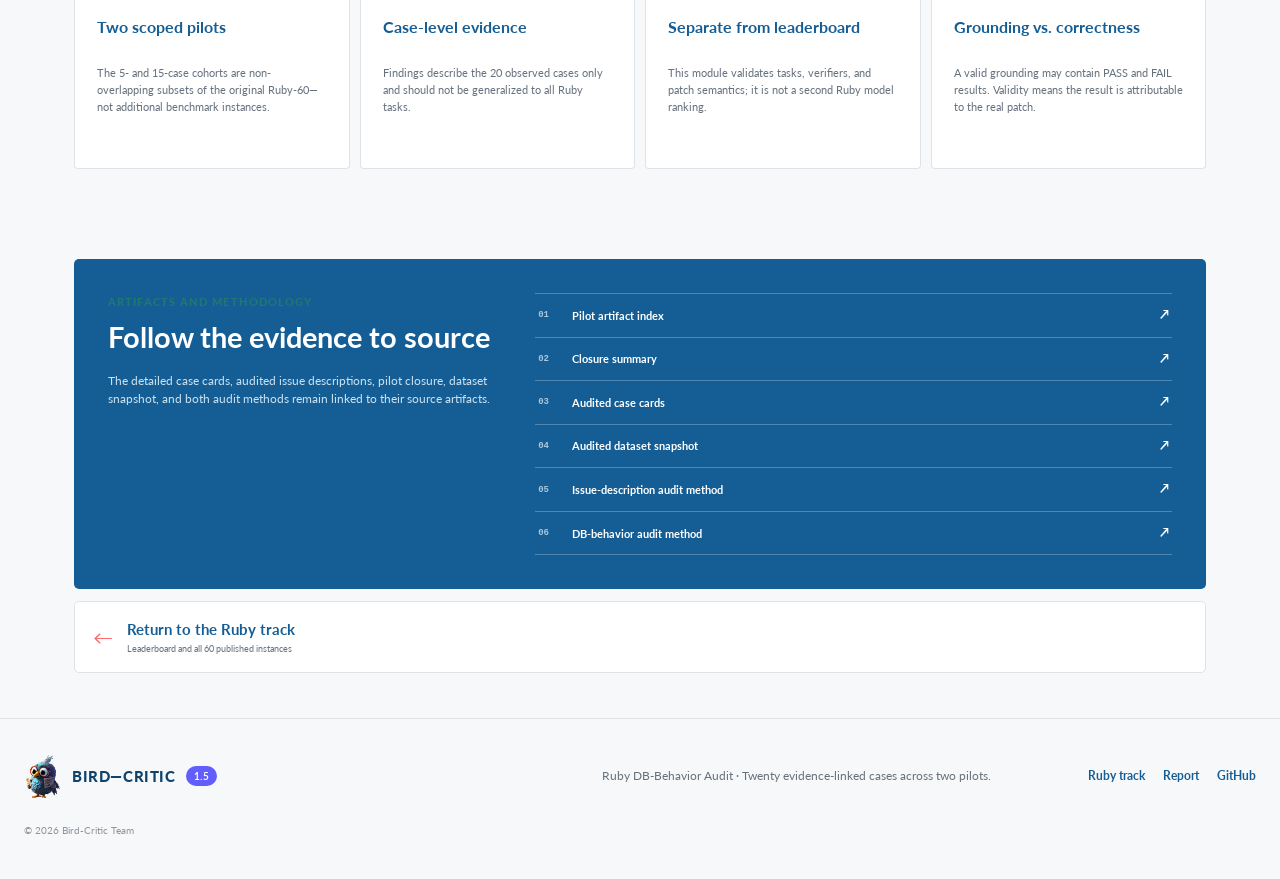
<file: languages/ruby/db-behavior-audit/index.html>
<!doctype html>
<html lang="en">
<head>
  <meta charset="utf-8">
  <meta name="viewport" content="width=device-width, initial-scale=1">
  <meta name="description" content="Twenty distinct Ruby-60 tasks across two audited pilots, with attributable GLM-5.2 patch outcomes and five evidence-grounded failure patterns.">
  <meta name="theme-color" content="#e1eacd">
  <meta property="og:title" content="Ruby DB-Behavior Audit · Bird-Critic 1.5">
  <meta property="og:description" content="Twenty non-overlapping Ruby-60 cases traced to attributable GLM-5.2 outcomes, partial correctness, and five grounded failure patterns.">
  <meta property="og:type" content="website">
  <meta property="og:image" content="../../../assets/og-family.png">
  <title>Ruby DB-Behavior Audit · Bird-Critic 1.5</title>
  <link rel="icon" href="../../../assets/favicon.png" type="image/png">
  <link rel="stylesheet" href="../../../assets/styles.css?v=20260829b">
  <script defer src="../../../assets/app.js?v=20260812"></script>
</head>
<body class="inner audit-page" data-page="ruby-audit" data-depth="3">
  <a class="skip-link" href="#main">Skip to content</a>
  <div class="scroll-progress" aria-hidden="true"></div>

  <header class="site-header">
    <a class="brand" href="../../../" aria-label="Bird-Critic 1.5 home">
      <span class="brand-mark" aria-hidden="true"><span></span><span></span></span>
      <span>BIRD—CRITIC</span><b>1.5</b>
    </a>
    <button class="menu-toggle" type="button" aria-expanded="false" aria-controls="site-nav">
      <span></span><span></span><span></span><span class="sr-only">Menu</span>
    </button>
    <nav class="site-nav" id="site-nav" aria-label="Primary navigation">
      <a href="#pilots">Two pilots</a>
      <a href="#failure-analysis">Failure analysis</a>
      <a href="#outcomes">Original 5</a>
      <a href="15-pilot/">Expanded 15</a>
      <a class="nav-cta" href="../">Ruby track</a>
    </nav>
  </header>

  <main id="main">
    <section class="page-hero audit-hero">
      <div class="reveal">
        <div class="page-eyebrow">Benchmark validation · Audited case studies</div>
        <h1>Twenty Ruby tasks,<br>traced to database behavior.</h1>
      </div>
      <div class="reveal">
        <p class="page-intro">Two non-overlapping pilots cover 20 rigorously audited instances selected from the original Ruby-60 task pool—not additional benchmark tasks. Each case connects an audited issue description and executable database checks to an attributable GLM-5.2 agent workspace patch.</p>
        <span class="page-status">Two audited pilots · GLM-5.2 × OpenCode grounding</span>
      </div>
    </section>

    <section class="metric-grid audit-metrics reveal" aria-label="Ruby audit program metrics">
      <div class="metric"><strong>20 / 60</strong><span>Distinct audited instances</span></div>
      <div class="metric"><strong>2</strong><span>Non-overlapping pilots</span></div>
      <div class="metric"><strong>20 / 20</strong><span>Attributable patch outcomes</span></div>
      <div class="metric"><strong>GLM-5.2</strong><span>Agent patches via OpenCode</span></div>
    </section>

    <section class="results-section audit-pilots" id="pilots">
      <div class="results-head reveal">
        <div><span class="kicker">Audit program</span><h2>One methodology, two evidence cohorts</h2></div>
        <p>The expanded 15-case pilot adds new tasks without replacing or overlapping the original five-case study.</p>
      </div>
      <div class="pilot-cohort-grid">
        <article class="pilot-cohort-card pilot-cohort-original reveal">
          <div class="pilot-cohort-top"><span>Original pilot</span><b>05</b></div>
          <h3>Five high-signal case studies</h3>
          <p>Five GLM-5.2 workspaces grounded against issue-audited task descriptions and executable DB behaviors.</p>
          <dl><div><dt>Grounding</dt><dd>5 / 5 valid</dd></div><div><dt>Outcome</dt><dd>1 positive · 4 partial or semantic failures</dd></div></dl>
          <a class="text-link" href="#outcomes">Explore the original five <span>↓</span></a>
        </article>
        <article class="pilot-cohort-card pilot-cohort-expanded reveal">
          <div class="pilot-cohort-top"><span>Expanded pilot · Aug. 29, 2026</span><b>15</b></div>
          <h3>Fifteen additional audited cases</h3>
          <p>Seven attributable NVIDIA-backed trials and eight Z.ai direct replacements, all evaluated as GLM-5.2 × OpenCode workspaces.</p>
          <dl><div><dt>Grounding</dt><dd>15 / 15 valid DBB grounding</dd></div><div><dt>Outcome</dt><dd>8 PASS · 7 FAIL · 50 / 71 DBBs passed</dd></div></dl>
          <a class="button button-primary" href="15-pilot/">Open the 15-case pilot <span>→</span></a>
        </article>
      </div>
      <p class="audit-program-note reveal"><strong>Scope:</strong> these are purposively selected audited cases. Their findings validate the audit process and describe observed case-level behavior; they do not estimate the Ruby-60 population.</p>
    </section>

    <section class="results-section audit-overview" id="overview">
      <div class="results-head reveal">
        <div><span class="kicker">Audit overview</span><h2>From binary reward to grounded diagnosis</h2></div>
        <p>Across both pilots, the audit asks which database behaviors a patch actually repairs—not only whether a task receives a final 0 or 1.</p>
      </div>
      <div class="audit-overview-grid">
        <article class="audit-intro-card reveal">
          <span class="audit-card-label">What was audited</span>
          <p>Each case starts from an official PR issue description that has already been audited and annotated into a clean task instruction. That issue-level evidence is then traced into expected database behaviors and an executable verifier.</p>
        </article>
        <article class="model-provenance reveal">
          <span class="audit-card-label">Agent patch source</span>
          <h3>GLM-5.2 × OpenCode</h3>
          <p>The original five use <code>nvidia/z-ai/glm-5.2</code>. The expanded pilot preserves seven attributable NVIDIA-backed trials and eight <code>zai-coding/glm-5.2</code> direct replacements; exact replays retain patch fidelity where documented.</p>
        </article>
        <aside class="grounding-definition reveal">
          <span class="audit-card-label">Key definition</span>
          <h3>Valid patch grounding ≠ fully correct patch</h3>
          <p><code>valid_agent_patch_grounding=true</code> means the verifier executed cleanly and the observed PASS/FAIL outcomes can be attributed to the intended agent patch.</p>
        </aside>
      </div>
    </section>

    <section class="results-section" id="pipeline">
      <div class="results-head reveal">
        <div><span class="kicker">Evidence pipeline</span><h2>One traceable chain of evidence</h2></div>
        <p>The issue description is audited first for clarity, behavioral grounding, and solution leakage. Only then is it translated into executable database evidence.</p>
      </div>
      <ol class="audit-pipeline reveal" aria-label="Ruby database behavior audit pipeline">
        <li><span>01</span><strong>Task + PR artifacts</strong></li>
        <li class="pipeline-emphasis"><span>02</span><strong>Issue-description audit</strong><small>Clarify · ground · remove leakage</small></li>
        <li><span>03</span><strong>Expected DB behaviors</strong></li>
        <li><span>04</span><strong>Executable verifier</strong></li>
        <li><span>05</span><strong>Oracle / nop controls</strong></li>
        <li class="pipeline-agent"><span>06</span><strong>GLM-5.2 workspace patch</strong></li>
        <li><span>07</span><strong>Per-DBB result</strong></li>
        <li><span>08</span><strong>Audited case card</strong></li>
      </ol>
    </section>

    <section class="results-section cross-failure-analysis" id="failure-analysis">
      <div class="results-head reveal">
        <div><span class="kicker">Cross-pilot failure analysis</span><h2>Where repair semantics break</h2></div>
        <p>Across these 20 audited cases, all 11 task-level failures are attributable to real GLM-5.2 workspaces. Their DBB results locate five recurring failure boundaries.</p>
      </div>

      <div class="failure-analysis-summary reveal">
        <article class="failure-analysis-lead">
          <span class="audit-card-label">Descriptive audit-set result</span>
          <strong>9 / 20</strong>
          <h3>task-level PASS</h3>
          <p>This is a description of two purposively selected cohorts—not an estimate of GLM-5.2 performance on Ruby-60 or Ruby tasks generally.</p>
        </article>
        <div class="failure-analysis-metrics" aria-label="Cross-pilot failure analysis metrics">
          <div><strong>11</strong><span>Grounded task-level failures</span></div>
          <div><strong>9 / 11</strong><span>Failed cases with ≥1 DBB PASS</span></div>
          <div><strong>20 / 45</strong><span>DBBs passed inside failed cases</span></div>
          <div><strong>5</strong><span>Grounded failure patterns</span></div>
        </div>
      </div>
      <p class="failure-metric-note reveal"><strong>How to read 20 / 45:</strong> some passing DBBs are negative controls or paths that already worked, so this ratio is evidence of partial correctness—not a “44% complete” patch score.</p>

      <div class="failure-taxonomy" aria-label="Five grounded failure patterns">
        <article class="failure-mode failure-mode-layer reveal">
          <div class="failure-mode-head"><span>01</span><h3>Wrong layer or root cause</h3></div>
          <p>The patch changed a controller, presentation surface, test, or reproduction while the lookup/query production path remained wrong.</p>
          <ul class="failure-case-tags"><li>PR #312</li><li>PR #617</li><li>PR #37004</li></ul>
        </article>
        <article class="failure-mode failure-mode-lifecycle reveal">
          <div class="failure-mode-head"><span>02</span><h3>Lifecycle and timing semantics</h3></div>
          <p>The end state looked close, but asynchronous visibility or an over-eager persisted transition violated the required lifecycle.</p>
          <ul class="failure-case-tags"><li>PR #592</li><li>PR #36255</li></ul>
        </article>
        <article class="failure-mode failure-mode-paths reveal">
          <div class="failure-mode-head"><span>03</span><h3>Incomplete paths or stages</h3></div>
          <p>One layer or entry point passed while another caller, restore stage, migration/runtime boundary, or reuse path remained incorrect.</p>
          <ul class="failure-case-tags"><li>PR #36878</li><li>PR #36528</li><li>PR #35356</li></ul>
        </article>
        <article class="failure-mode failure-mode-contract reveal">
          <div class="failure-mode-head"><span>04</span><h3>Data-model or feature-contract drift</h3></div>
          <p>The workspace chose a different persistence architecture or omitted the schema, model, binding, and runtime contract required by the task.</p>
          <ul class="failure-case-tags"><li>PR #620</li><li>PR #37891</li></ul>
        </article>
        <article class="failure-mode failure-mode-scope reveal">
          <div class="failure-mode-head"><span>05</span><h3>Scope, cardinality, and isolation</h3></div>
          <p>A locally correct row was mistaken for a correct set: one available actor did not mean every actor in the domain was synchronized.</p>
          <ul class="failure-case-tags"><li>PR #203</li></ul>
        </article>
      </div>

      <div class="semantic-propagation reveal">
        <div>
          <span>Schema</span><i>→</i><span>Model</span><i>→</i><span>Service</span><i>→</i><span>Callback / Job</span><i>→</i><span>Runtime lookup</span>
        </div>
        <p><strong>The harder problem was semantic propagation, not patch size.</strong> Large transactional and multi-table repairs could pass, while smaller fixes failed when the intended behavior stopped at one layer or one invocation path.</p>
      </div>

      <div class="failure-analysis-conclusions">
        <article class="reveal"><span>Self-tests</span><h3>Local PASS ≠ task completion</h3><p>Edited-path specs can pass while independent F2P and DBB checks still expose missing end-to-end semantics.</p></article>
        <article class="reveal"><span>Binary reward</span><h3>Partial correctness stays hidden</h3><p>Nine of 11 failed cases still passed at least one database behavior assertion.</p></article>
        <article class="reveal"><span>DBB value</span><h3>Locate the failure boundary</h3><p>DBBs distinguish schema PASS/runtime FAIL, main-path PASS/reuse-path FAIL, and target-row PASS/scope FAIL.</p></article>
      </div>

      <p class="audit-program-note failure-scope-note reveal"><strong>Interpretation boundary:</strong> these five patterns are reproducible observations from 20 audited cases across NVIDIA-backed and Z.ai direct GLM-5.2 cohorts. They must not be presented as the frequency or overall distribution of GLM-5.2 failures on Ruby-60.</p>
    </section>

    <section class="results-section audit-outcomes" id="outcomes">
      <div class="results-head reveal">
        <div><span class="kicker">Original five-case pilot</span><h2>Patch correctness, behavior by behavior</h2></div>
        <p>All five patches are validly grounded. Their DBB pass ratios describe patch correctness—not whether the audit run itself is valid.</p>
      </div>
      <div class="audit-legend reveal" aria-label="Outcome legend">
        <span><i class="legend-dot pass"></i> DB behavior passed</span>
        <span><i class="legend-dot fail"></i> DB behavior failed</span>
        <span><i class="legend-dot grounded"></i> Valid patch grounding</span>
      </div>
      <div class="audit-matrix-wrap reveal">
        <table class="audit-matrix">
          <thead>
            <tr><th>Original task</th><th>Surface</th><th>DBB result</th><th>Task reward</th><th>Grounding</th><th>Grounded diagnosis</th></tr>
          </thead>
          <tbody>
            <tr>
              <td><a href="#case-312"><strong>PR #312</strong></a><small>data-explorer</small></td>
              <td>Query parameter lookup</td>
              <td><span class="ratio-block"><b style="--pass:50%">1 / 2</b><small>passed</small></span></td>
              <td><span class="reward reward-zero">0.0</span></td>
              <td><span class="status-badge status-grounded">Valid</span></td>
              <td>Wrong-layer repair; source lookup remained broken</td>
            </tr>
            <tr>
              <td><a href="#case-37063"><strong>PR #37063</strong></a><small>discourse</small></td>
              <td>Upload-reference lifecycle</td>
              <td><span class="ratio-block"><b style="--pass:100%">5 / 5</b><small>passed</small></span></td>
              <td><span class="reward reward-one">1.0</span></td>
              <td><span class="status-badge status-positive">Valid positive</span></td>
              <td>Semantically correct timeout workspace patch</td>
            </tr>
            <tr>
              <td><a href="#case-592"><strong>PR #592</strong></a><small>discourse-assign</small></td>
              <td>Destroy-time cleanup</td>
              <td><span class="ratio-block"><b style="--pass:66.67%">2 / 3</b><small>passed</small></span></td>
              <td><span class="reward reward-zero">0.0</span></td>
              <td><span class="status-badge status-grounded">Valid partial</span></td>
              <td>Assignment cleanup passed; notification cleanup lagged</td>
            </tr>
            <tr>
              <td><a href="#case-617"><strong>PR #617</strong></a><small>discourse-assign</small></td>
              <td>Visibility-aware counts</td>
              <td><span class="ratio-block"><b style="--pass:50%">1 / 2</b><small>passed</small></span></td>
              <td><span class="reward reward-zero">0.0</span></td>
              <td><span class="status-badge status-grounded">Valid replay</span></td>
              <td>Title symptom changed; reusable query remained wrong</td>
            </tr>
            <tr>
              <td><a href="#case-36878"><strong>PR #36878</strong></a><small>discourse</small></td>
              <td>Schema and runtime lookup</td>
              <td><span class="ratio-block"><b style="--pass:66.67%">2 / 3</b><small>passed</small></span></td>
              <td><span class="reward reward-zero">0.0</span></td>
              <td><span class="status-badge status-grounded">Valid replay</span></td>
              <td>Schema fixed; target-aware runtime lookup omitted</td>
            </tr>
          </tbody>
        </table>
      </div>
      <p class="matrix-caption reveal">Agent evaluation: OpenCode with <code>nvidia/z-ai/glm-5.2</code>. PR #617 and PR #36878 use verified exact workspace-patch replays for final grounding.</p>
    </section>

    <section class="results-section audit-cases" id="cases">
      <div class="results-head reveal">
        <div><span class="kicker">Five audited case cards</span><h2>What changed—and what the database showed</h2></div>
        <p>Each card begins with the audited issue description derived from the official PR, then shows how the GLM-5.2 patch behaved against the database criteria.</p>
      </div>

      <article class="case-card reveal" id="case-312">
        <header class="case-card-head">
          <div><span class="case-number">01 / 05</span><span class="status-badge status-failure">Semantic failure</span></div>
          <div><span class="kicker">discourse / discourse-data-explorer</span><h3>PR #312 · User-ID query validation</h3><span class="agent-model-tag">Agent patch · GLM-5.2 / OpenCode</span></div>
          <div class="case-score"><strong>1 / 2</strong><span>DB behaviors passed</span></div>
        </header>
        <section class="issue-description">
          <div class="issue-description-head"><span>Audited issue description</span><b>Issue audit complete</b></div>
          <p>Validating a <code>user_id</code> parameter in a query throws a 500 error. The lookup method used does not raise a record-not-found exception for missing users but instead silently returns nil, which then causes a <code>NoMethodError</code> when the code tries to access the id attribute on the nil result.</p>
          <small>Audited task instruction · derived from the official PR issue description</small>
        </section>
        <div class="case-card-body">
          <section>
            <h4>Expected DB behaviors</h4>
            <ul class="dbb-list">
              <li><span class="dbb-id">DBB-312-1</span><span>Valid lookup returns the persisted user ID.</span><b class="dbb-result pass">PASS</b></li>
              <li><span class="dbb-id">DBB-312-2</span><span>Missing lookup raises <code>ValidationError</code>, not a nil dereference.</span><b class="dbb-result fail">FAIL</b></li>
            </ul>
          </section>
          <section class="case-summary">
            <div><h4>GLM-5.2 agent patch</h4><p>Added a guard in an admin groups controller and a controller spec. The actual Data Explorer lookup in <code>parameter.rb</code> was untouched.</p></div>
            <div><h4>Observed database state</h4><p>Valid lookup persisted ID: <strong>PASS</strong>. Missing lookup produced <code>NoMethodError</code> instead of the required validation error.</p></div>
            <div><h4>Grounded diagnosis</h4><p>The agent interpreted “query” as an HTTP query parameter and repaired the wrong software layer. The verifier ran cleanly, so the failure is attributable to patch semantics.</p></div>
          </section>
        </div>
        <footer class="case-card-links">
          <a href="https://github.com/discourse/discourse-data-explorer/pull/312" target="_blank" rel="noreferrer">Original PR ↗</a>
          <a href="https://github.com/kochsnow/Terminal_Bench_BirdCritic_1.5/blob/hyf_analysis/bird_critic_1_5_code/harbor-main/reports/ruby/ruby_audited_5_pilot_closure/datasets/birdcritic15_lite_ruby_DB_behavior_audit_5/discourse-discourse-data-explorer-pr-312/instruction.md" target="_blank" rel="noreferrer">Audited issue artifact ↗</a>
          <a href="https://github.com/kochsnow/Terminal_Bench_BirdCritic_1.5/blob/hyf_analysis/bird_critic_1_5_code/harbor-main/reports/ruby/ruby_audited_5_pilot_closure/datasets/birdcritic15_lite_ruby_DB_behavior_audit_5/discourse-discourse-data-explorer-pr-312/db_behavior_audit.json" target="_blank" rel="noreferrer">DB behavior audit ↗</a>
          <a href="https://github.com/kochsnow/Terminal_Bench_BirdCritic_1.5/blob/hyf_analysis/bird_critic_1_5_code/harbor-main/reports/ruby/ruby_audited_5_pilot_closure/jobs/glm-5.2/agent-patch-grounding-final/CASE_CARDS.md#case-card-1-discourse-discourse-data-explorer-pr-312" target="_blank" rel="noreferrer">Grounding evidence ↗</a>
        </footer>
      </article>

      <article class="case-card reveal" id="case-37063">
        <header class="case-card-head">
          <div><span class="case-number">02 / 05</span><span class="status-badge status-positive">Valid positive</span></div>
          <div><span class="kicker">discourse / discourse</span><h3>PR #37063 · Upload-reference lifecycle</h3><span class="agent-model-tag">Agent patch · GLM-5.2 / OpenCode</span></div>
          <div class="case-score"><strong>5 / 5</strong><span>DB assertions passed</span></div>
        </header>
        <section class="issue-description">
          <div class="issue-description-head"><span>Audited issue description</span><b>Human-approved annotation</b></div>
          <h4>Object Settings Should Preserve Upload References</h4>
          <p>Upload references should be created for uploads stored inside object-type site settings and theme settings. These settings may store upload values as URLs in their serialized data, while upload-reference creation expects upload identifiers, so the save hooks need to resolve object upload values before maintaining references.</p>
          <p>Continue to support existing upload and uploaded-image-list settings. For object schemas, find upload fields nested in the setting value, resolve their stored URLs to the corresponding uploads when possible, and keep upload references in sync so cleanup jobs do not remove uploads that are still used by settings.</p>
          <small>Human-approved audited task instruction · derived from the official PR issue description</small>
        </section>
        <div class="case-card-body">
          <section>
            <h4>Expected DB behaviors</h4>
            <ul class="dbb-list">
              <li><span class="dbb-id">DBB-37063-1</span><span>Site settings create upload references from URL-valued objects.</span><b class="dbb-result pass">PASS</b></li>
              <li><span class="dbb-id">DBB-37063-2</span><span>Partial and full SiteSetting cleanup removes stale references.</span><b class="dbb-result pass">PASS</b></li>
              <li><span class="dbb-id">DBB-37063-3</span><span>Theme settings create and fully clean upload references.</span><b class="dbb-result pass">PASS</b></li>
            </ul>
          </section>
          <section class="case-summary">
            <div><h4>GLM-5.2 agent patch</h4><p>Converted upload URLs to IDs before creating references across SiteSetting and theme-setting models, with lifecycle tests across the affected surfaces.</p></div>
            <div><h4>Observed database state</h4><p>Reference creation passed. SiteSetting cleanup moved <strong>2 → 1 → 0</strong>; ThemeSetting cleanup reached <strong>0</strong>. All five assertions passed.</p></div>
            <div><h4>Grounded diagnosis</h4><p>The workspace patch was semantically correct even though the agent timed out during final verification before submit. The verifier evaluated the retained edits directly.</p></div>
          </section>
        </div>
        <footer class="case-card-links">
          <a href="https://github.com/discourse/discourse/pull/37063" target="_blank" rel="noreferrer">Original PR ↗</a>
          <a href="https://github.com/kochsnow/Terminal_Bench_BirdCritic_1.5/blob/hyf_analysis/bird_critic_1_5_code/harbor-main/reports/ruby/ruby_audited_5_pilot_closure/datasets/birdcritic15_lite_ruby_DB_behavior_audit_5/discourse-pr-37063/instruction.md" target="_blank" rel="noreferrer">Audited issue artifact ↗</a>
          <a href="https://github.com/kochsnow/Terminal_Bench_BirdCritic_1.5/blob/hyf_analysis/bird_critic_1_5_code/harbor-main/reports/ruby/ruby_audited_5_pilot_closure/datasets/birdcritic15_lite_ruby_DB_behavior_audit_5/discourse-pr-37063/db_behavior_audit.json" target="_blank" rel="noreferrer">DB behavior audit ↗</a>
          <a href="https://github.com/kochsnow/Terminal_Bench_BirdCritic_1.5/blob/hyf_analysis/bird_critic_1_5_code/harbor-main/reports/ruby/ruby_audited_5_pilot_closure/jobs/glm-5.2/agent-patch-grounding-final/CASE_CARDS.md#case-card-2-discourse-pr-37063" target="_blank" rel="noreferrer">Grounding evidence ↗</a>
        </footer>
      </article>

      <article class="case-card reveal" id="case-592">
        <header class="case-card-head">
          <div><span class="case-number">03 / 05</span><span class="status-badge status-partial">Valid partial</span></div>
          <div><span class="kicker">discourse / discourse-assign</span><h3>PR #592 · Group-destroy cleanup</h3><span class="agent-model-tag">Agent patch · GLM-5.2 / OpenCode</span></div>
          <div class="case-score"><strong>2 / 3</strong><span>DB behaviors passed</span></div>
        </header>
        <section class="issue-description">
          <div class="issue-description-head"><span>Audited issue description</span><b>Issue audit complete</b></div>
          <p>When a group is deleted from the system, any topic assignments that were made to that group's members remain in place. There is no way to un-assign those users from the original group assignment after the group no longer exists.</p>
          <div class="issue-behavior-grid">
            <div>
              <h4>Observed behavior</h4>
              <ul class="issue-list">
                <li>A group is created and members are assigned to topics through a group assignment.</li>
                <li>The group is later deleted.</li>
                <li>The topic assignments persist for all former group members.</li>
                <li>There is no mechanism to remove or clean up these orphaned assignments.</li>
              </ul>
            </div>
            <div>
              <h4>Expected behavior</h4>
              <ul class="issue-list">
                <li>When a group is deleted, any assignments associated with that group should be cleaned up.</li>
                <li>Users should not retain assignments from groups that no longer exist.</li>
                <li>The system should not leave orphaned assignment records that cannot be managed.</li>
              </ul>
            </div>
          </div>
          <p class="issue-task-line"><strong>Your task:</strong> Fix the issue so that deleting a group properly handles any existing assignments made through that group.</p>
          <small>Audited task instruction · derived from the official PR issue description</small>
        </section>
        <div class="case-card-body">
          <section>
            <h4>Expected DB behaviors</h4>
            <ul class="dbb-list">
              <li><span class="dbb-id">DBB-592-1</span><span>Destroying a group deletes its assignment rows.</span><b class="dbb-result pass">PASS</b></li>
              <li><span class="dbb-id">DBB-592-2</span><span>Destroying a group synchronously removes related notifications.</span><b class="dbb-result fail">FAIL</b></li>
              <li><span class="dbb-id">DBB-592-3</span><span>A control group’s assignments and notifications remain unchanged.</span><b class="dbb-result pass">PASS</b></li>
            </ul>
          </section>
          <section class="case-summary">
            <div><h4>GLM-5.2 agent patch</h4><p>Added a <code>before_destroy</code> callback that scheduled an asynchronous notification cleanup job.</p></div>
            <div><h4>Observed database state</h4><p>Target assignment rows reached <strong>0</strong>, but notification rows remained at <strong>2</strong> when checked synchronously. Control-group rows persisted.</p></div>
            <div><h4>Grounded diagnosis</h4><p>The patch was partially correct: assignment deletion worked, isolation held, and only lifecycle timing prevented notification cleanup from being immediately visible.</p></div>
          </section>
        </div>
        <footer class="case-card-links">
          <a href="https://github.com/discourse/discourse-assign/pull/592" target="_blank" rel="noreferrer">Original PR ↗</a>
          <a href="https://github.com/kochsnow/Terminal_Bench_BirdCritic_1.5/blob/hyf_analysis/bird_critic_1_5_code/harbor-main/reports/ruby/ruby_audited_5_pilot_closure/datasets/birdcritic15_lite_ruby_DB_behavior_audit_5/discourse-discourse-assign-pr-592/instruction.md" target="_blank" rel="noreferrer">Audited issue artifact ↗</a>
          <a href="https://github.com/kochsnow/Terminal_Bench_BirdCritic_1.5/blob/hyf_analysis/bird_critic_1_5_code/harbor-main/reports/ruby/ruby_audited_5_pilot_closure/datasets/birdcritic15_lite_ruby_DB_behavior_audit_5/discourse-discourse-assign-pr-592/db_behavior_audit.json" target="_blank" rel="noreferrer">DB behavior audit ↗</a>
          <a href="https://github.com/kochsnow/Terminal_Bench_BirdCritic_1.5/blob/hyf_analysis/bird_critic_1_5_code/harbor-main/reports/ruby/ruby_audited_5_pilot_closure/jobs/glm-5.2/agent-patch-grounding-final/CASE_CARDS.md#case-card-3-discourse-discourse-assign-pr-592" target="_blank" rel="noreferrer">Grounding evidence ↗</a>
        </footer>
      </article>

      <article class="case-card reveal" id="case-617">
        <header class="case-card-head">
          <div><span class="case-number">04 / 05</span><span class="status-badge status-partial">Valid exact replay</span></div>
          <div><span class="kicker">discourse / discourse-assign</span><h3>PR #617 · Visibility-aware assignment count</h3><span class="agent-model-tag">Agent patch · GLM-5.2 / OpenCode</span></div>
          <div class="case-score"><strong>1 / 2</strong><span>DB behaviors passed</span></div>
        </header>
        <section class="issue-description">
          <div class="issue-description-head"><span>Audited issue description</span><b>Issue audit complete</b></div>
          <p>The pending assignments reminder message shows an incorrect count in its title. The title leaks the total number of assigned topics for the user, rather than showing only the count of assignments included in the reminder. The body of the reminder correctly limits the count, but the title does not match.</p>
          <small>Audited task instruction · derived from the official PR issue description</small>
        </section>
        <div class="case-card-body">
          <section>
            <h4>Expected DB behaviors</h4>
            <ul class="dbb-list">
              <li><span class="dbb-id">DBB-617-1</span><span><code>assigned_count_for</code> returns only the visible assignment count.</span><b class="dbb-result fail">FAIL</b></li>
              <li><span class="dbb-id">DBB-617-2</span><span>Counting remains read-only and preserves both persisted rows.</span><b class="dbb-result pass">PASS</b></li>
            </ul>
          </section>
          <section class="case-summary">
            <div><h4>GLM-5.2 agent patch · exact replay</h4><p>Recomputed the reminder title from visible topic arrays but left the reusable <code>assigned_count_for</code> query unchanged.</p></div>
            <div><h4>Observed database state</h4><p>Visible count expected <strong>1</strong>, observed <strong>2</strong>. Both assignment rows survived the count path, confirming a non-destructive read.</p></div>
            <div><h4>Grounded diagnosis</h4><p>Exact patch replay shows a presentation-level symptom repair without a root-cause query repair. Local tests covered the edited output, not the underlying contract.</p></div>
          </section>
        </div>
        <footer class="case-card-links">
          <a href="https://github.com/discourse/discourse-assign/pull/617" target="_blank" rel="noreferrer">Original PR ↗</a>
          <a href="https://github.com/kochsnow/Terminal_Bench_BirdCritic_1.5/blob/hyf_analysis/bird_critic_1_5_code/harbor-main/reports/ruby/ruby_audited_5_pilot_closure/datasets/birdcritic15_lite_ruby_DB_behavior_audit_5/discourse-discourse-assign-pr-617/instruction.md" target="_blank" rel="noreferrer">Audited issue artifact ↗</a>
          <a href="https://github.com/kochsnow/Terminal_Bench_BirdCritic_1.5/blob/hyf_analysis/bird_critic_1_5_code/harbor-main/reports/ruby/ruby_audited_5_pilot_closure/datasets/birdcritic15_lite_ruby_DB_behavior_audit_5/discourse-discourse-assign-pr-617/db_behavior_audit.json" target="_blank" rel="noreferrer">DB behavior audit ↗</a>
          <a href="https://github.com/kochsnow/Terminal_Bench_BirdCritic_1.5/blob/hyf_analysis/bird_critic_1_5_code/harbor-main/reports/ruby/ruby_audited_5_pilot_closure/jobs/glm-5.2/agent-patch-grounding-final/CASE_CARDS.md#case-card-4-discourse-discourse-assign-pr-617" target="_blank" rel="noreferrer">Exact-replay evidence ↗</a>
        </footer>
      </article>

      <article class="case-card reveal" id="case-36878">
        <header class="case-card-head">
          <div><span class="case-number">05 / 05</span><span class="status-badge status-partial">Valid exact replay</span></div>
          <div><span class="kicker">discourse / discourse</span><h3>PR #36878 · Schema and target lookup</h3><span class="agent-model-tag">Agent patch · GLM-5.2 / OpenCode</span></div>
          <div class="case-score"><strong>2 / 3</strong><span>DB behaviors passed</span></div>
        </header>
        <section class="issue-description">
          <div class="issue-description-head"><span>Audited issue description</span><b>Human-approved annotation</b></div>
          <h4>Admin Notice Dismissal With Missing Tracker Targets</h4>
          <p>When staff dismiss an admin notice that is backed by a problem-check tracker, dismissal should complete even if an older tracker row has an empty target value. Existing invalid tracker data must not cause a validation failure or return an unprocessable response while the notice is being dismissed.</p>
          <p>The fix should also prevent the same invalid tracker state from being persisted for future problem-check tracking. Tracker records that represent checks without a concrete target should use the application's normal no-target representation consistently, and dismissing a notice should continue to reset or clear the associated tracker state as before.</p>
          <small>Human-approved audited task instruction · derived from the official PR issue description</small>
        </section>
        <div class="case-card-body">
          <section>
            <h4>Expected DB behaviors</h4>
            <ul class="dbb-list">
              <li><span class="dbb-id">DBB-36878-1</span><span>Migration eliminates persisted <code>target IS NULL</code> state.</span><b class="dbb-result pass">PASS</b></li>
              <li><span class="dbb-id">DBB-36878-2</span><span>The target column is NOT NULL and rejects NULL inserts.</span><b class="dbb-result pass">PASS</b></li>
              <li><span class="dbb-id">DBB-36878-3</span><span>Dismiss resets the tracker matching both identifier and target.</span><b class="dbb-result fail">FAIL</b></li>
            </ul>
          </section>
          <section class="case-summary">
            <div><h4>GLM-5.2 agent patch · exact replay</h4><p>Normalized legacy NULL targets, added a NOT NULL constraint, and introduced model normalization. Runtime dismissal still searched by identifier only.</p></div>
            <div><h4>Observed database state</h4><p>Legacy NULL rows reached <strong>0</strong>; the constraint rejected a new NULL insert. Target-specific dismissal still selected the wrong tracker.</p></div>
            <div><h4>Grounded diagnosis</h4><p>Exact patch replay separates correct migration/schema work from the missing application-level <code>(identifier, target)</code> lookup semantics.</p></div>
          </section>
        </div>
        <footer class="case-card-links">
          <a href="https://github.com/discourse/discourse/pull/36878" target="_blank" rel="noreferrer">Original PR ↗</a>
          <a href="https://github.com/kochsnow/Terminal_Bench_BirdCritic_1.5/blob/hyf_analysis/bird_critic_1_5_code/harbor-main/reports/ruby/ruby_audited_5_pilot_closure/datasets/birdcritic15_lite_ruby_DB_behavior_audit_5/discourse-pr-36878/instruction.md" target="_blank" rel="noreferrer">Audited issue artifact ↗</a>
          <a href="https://github.com/kochsnow/Terminal_Bench_BirdCritic_1.5/blob/hyf_analysis/bird_critic_1_5_code/harbor-main/reports/ruby/ruby_audited_5_pilot_closure/datasets/birdcritic15_lite_ruby_DB_behavior_audit_5/discourse-pr-36878/db_behavior_audit.json" target="_blank" rel="noreferrer">DB behavior audit ↗</a>
          <a href="https://github.com/kochsnow/Terminal_Bench_BirdCritic_1.5/blob/hyf_analysis/bird_critic_1_5_code/harbor-main/reports/ruby/ruby_audited_5_pilot_closure/jobs/glm-5.2/agent-patch-grounding-final/CASE_CARDS.md#case-card-5-discourse-pr-36878" target="_blank" rel="noreferrer">Exact-replay evidence ↗</a>
        </footer>
      </article>
    </section>

    <section class="audit-findings-section" id="findings">
      <div class="audit-findings-inner">
        <div class="audit-findings-intro reveal">
          <span class="kicker kicker-light">Original 5-pilot findings</span>
          <h2>What behavior-level evidence made visible</h2>
          <p>In five behavior-level audited Ruby pilot cases, we observed partial database correctness, wrong-layer repairs, asynchronous lifecycle errors, and schema/runtime misalignment.</p>
        </div>
        <ol class="finding-list">
          <li class="reveal"><span>01</span><div><h3>Binary reward can hide partial correctness.</h3><p>Three unsuccessful patches still satisfied one or more observable database behaviors.</p></div></li>
          <li class="reveal"><span>02</span><div><h3>Agents may repair the wrong software layer.</h3><p>A passing local test at the edited layer did not guarantee that the underlying data behavior changed.</p></div></li>
          <li class="reveal"><span>03</span><div><h3>Lifecycle timing is part of semantics.</h3><p>Asynchronous cleanup was not equivalent to synchronously visible database state after the triggering action.</p></div></li>
          <li class="reveal"><span>04</span><div><h3>Fixes can stop between application layers.</h3><p>Presentation, callback, query, migration, and runtime lookup layers did not always carry the same repair semantics.</p></div></li>
          <li class="reveal"><span>05</span><div><h3>Schema correctness does not guarantee lookup correctness.</h3><p>A sound constraint and migration can coexist with an incomplete runtime selection predicate.</p></div></li>
        </ol>
      </div>
    </section>

    <section class="results-section audit-scope" id="scope">
      <div class="results-head reveal">
        <div><span class="kicker">Scope and limitations</span><h2>Audited pilots, not a population claim</h2></div>
        <p>The program now adds depth to 20 distinct Ruby-60 tasks. It does not estimate how often these failure modes occur elsewhere.</p>
      </div>
      <div class="scope-grid">
        <article class="reveal"><strong>Two scoped pilots</strong><p>The 5- and 15-case cohorts are non-overlapping subsets of the original Ruby-60—not additional benchmark instances.</p></article>
        <article class="reveal"><strong>Case-level evidence</strong><p>Findings describe the 20 observed cases only and should not be generalized to all Ruby tasks.</p></article>
        <article class="reveal"><strong>Separate from leaderboard</strong><p>This module validates tasks, verifiers, and patch semantics; it is not a second Ruby model ranking.</p></article>
        <article class="reveal"><strong>Grounding vs. correctness</strong><p>A valid grounding may contain PASS and FAIL results. Validity means the result is attributable to the real patch.</p></article>
      </div>
    </section>

    <section class="results-section audit-artifacts" id="artifacts">
      <div class="artifact-panel reveal">
        <div>
          <span class="kicker">Artifacts and methodology</span>
          <h2>Follow the evidence to source</h2>
          <p>The detailed case cards, audited issue descriptions, pilot closure, dataset snapshot, and both audit methods remain linked to their source artifacts.</p>
        </div>
        <div class="artifact-links">
          <a href="https://github.com/kochsnow/Terminal_Bench_BirdCritic_1.5/blob/hyf_analysis/bird_critic_1_5_code/harbor-main/reports/ruby/ruby_audited_5_pilot_closure/README.md" target="_blank" rel="noreferrer"><span>01</span><strong>Pilot artifact index</strong><b>↗</b></a>
          <a href="https://github.com/kochsnow/Terminal_Bench_BirdCritic_1.5/blob/hyf_analysis/bird_critic_1_5_code/harbor-main/reports/ruby/ruby_audited_5_pilot_closure/jobs/glm-5.2/agent-patch-grounding-final/PILOT_CLOSURE.md" target="_blank" rel="noreferrer"><span>02</span><strong>Closure summary</strong><b>↗</b></a>
          <a href="https://github.com/kochsnow/Terminal_Bench_BirdCritic_1.5/blob/hyf_analysis/bird_critic_1_5_code/harbor-main/reports/ruby/ruby_audited_5_pilot_closure/jobs/glm-5.2/agent-patch-grounding-final/CASE_CARDS.md" target="_blank" rel="noreferrer"><span>03</span><strong>Audited case cards</strong><b>↗</b></a>
          <a href="https://github.com/kochsnow/Terminal_Bench_BirdCritic_1.5/tree/hyf_analysis/bird_critic_1_5_code/harbor-main/reports/ruby/ruby_audited_5_pilot_closure/datasets/birdcritic15_lite_ruby_DB_behavior_audit_5" target="_blank" rel="noreferrer"><span>04</span><strong>Audited dataset snapshot</strong><b>↗</b></a>
          <a href="https://github.com/BlackSoi1/critic15-review-skill/tree/main" target="_blank" rel="noreferrer"><span>05</span><strong>Issue-description audit method</strong><b>↗</b></a>
          <a href="https://github.com/kochsnow/Terminal_Bench_BirdCritic_1.5/blob/hyf_analysis/.agents/skills/audit-db-behavior-ruby/SKILL.md" target="_blank" rel="noreferrer"><span>06</span><strong>DB-behavior audit method</strong><b>↗</b></a>
        </div>
      </div>
      <a class="back-to-ruby reveal" href="../"><span>←</span><div><strong>Return to the Ruby track</strong><small>Leaderboard and all 60 published instances</small></div></a>
    </section>
  </main>

  <footer class="site-footer">
    <a class="brand footer-brand" href="../../../">
      <span class="brand-mark" aria-hidden="true"><span></span><span></span></span>
      <span>BIRD—CRITIC</span><b>1.5</b>
    </a>
    <p>Ruby DB-Behavior Audit · Twenty evidence-linked cases across two pilots.</p>
    <div><a href="../">Ruby track</a><a href="../../../report/">Report</a><a href="https://github.com/kochsnow/bird-critic-1.5-preview" target="_blank" rel="noreferrer">GitHub</a></div>
    <small>© <span data-year></span> Bird-Critic Team</small>
  </footer>
</body>
</html>
</file>
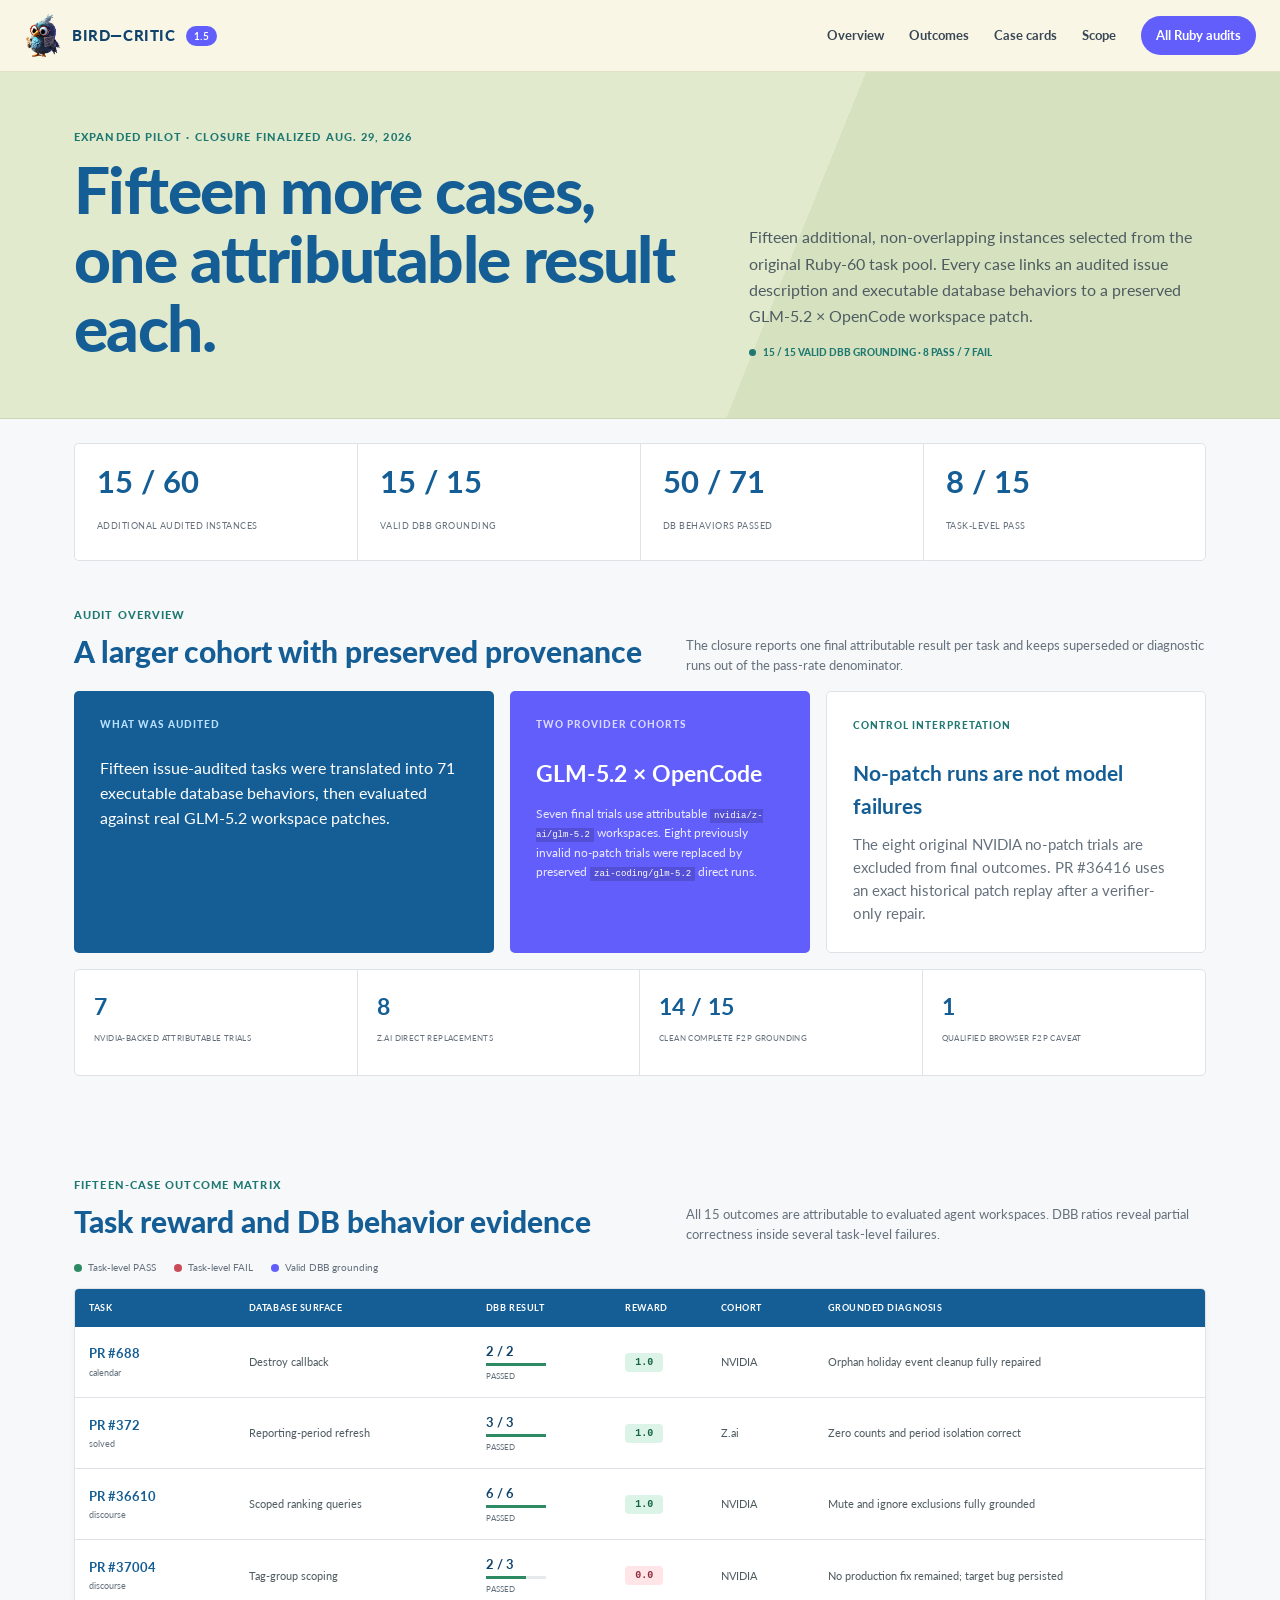
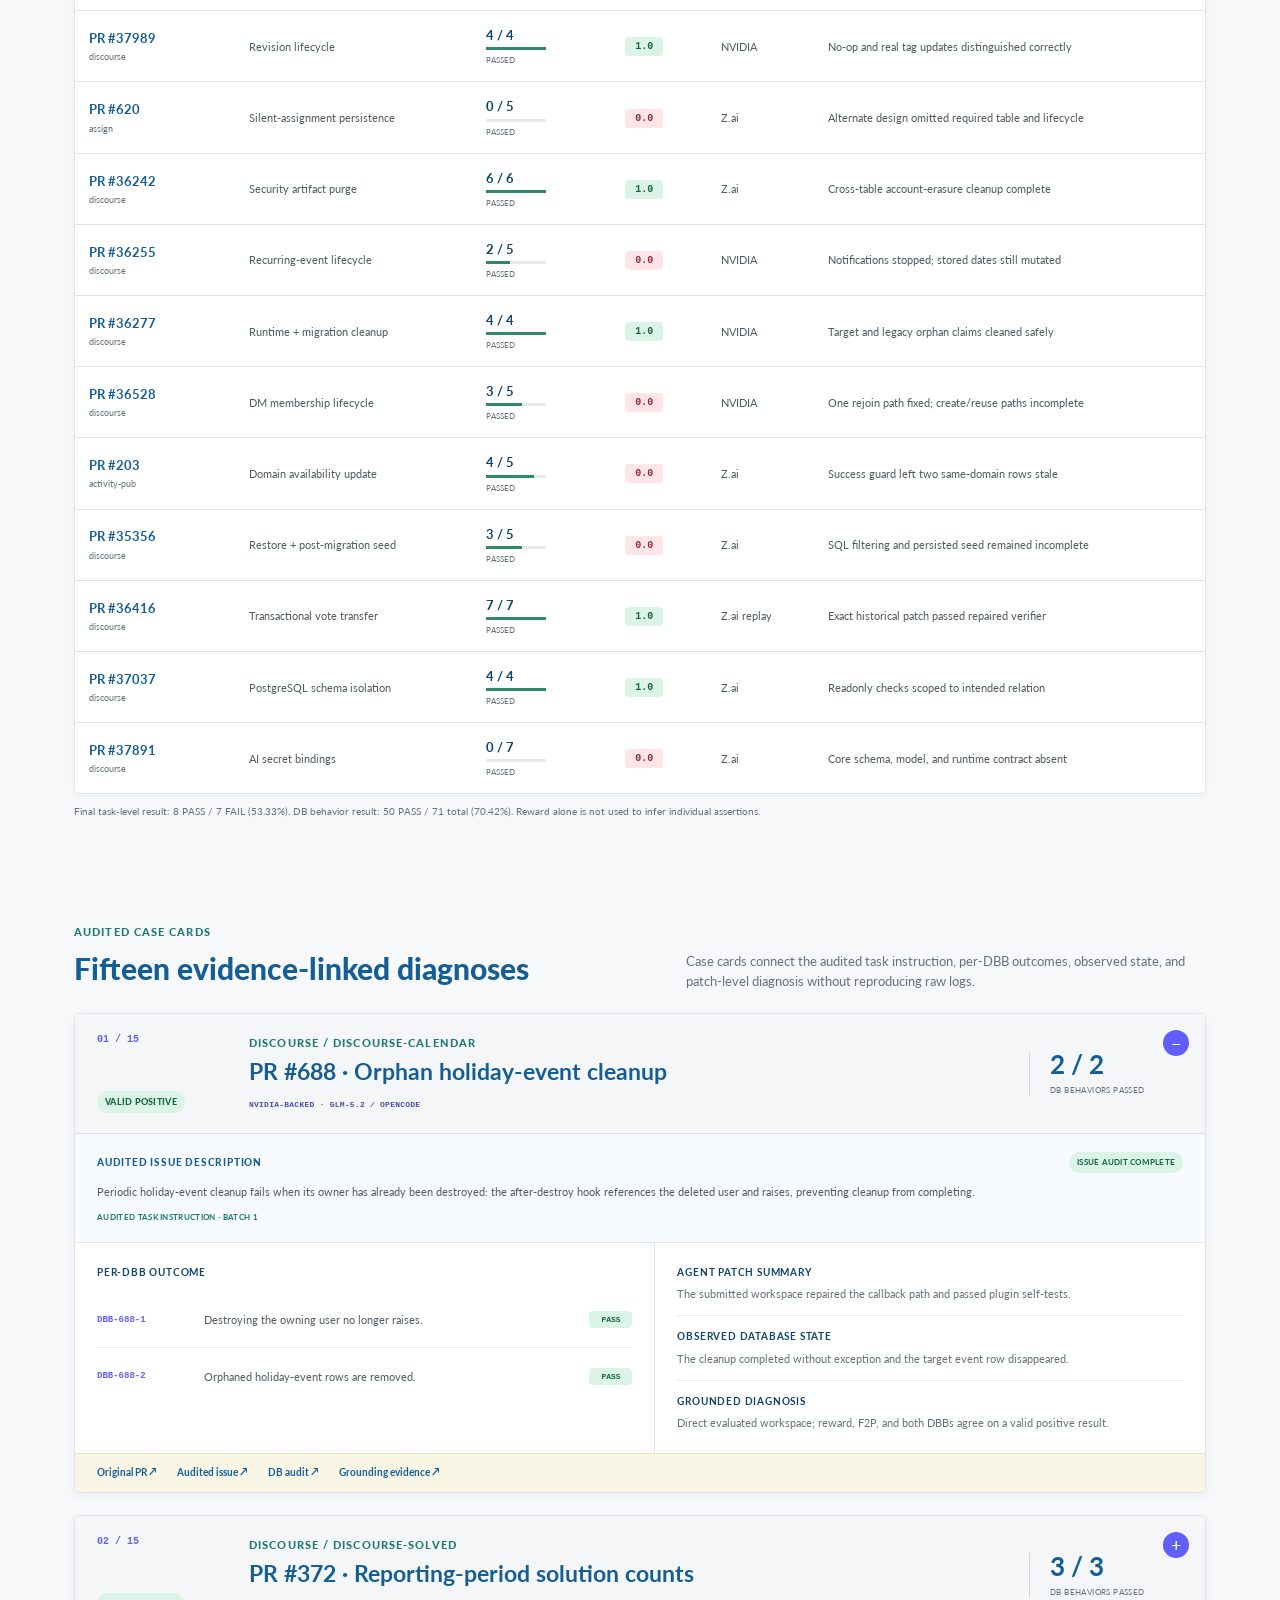
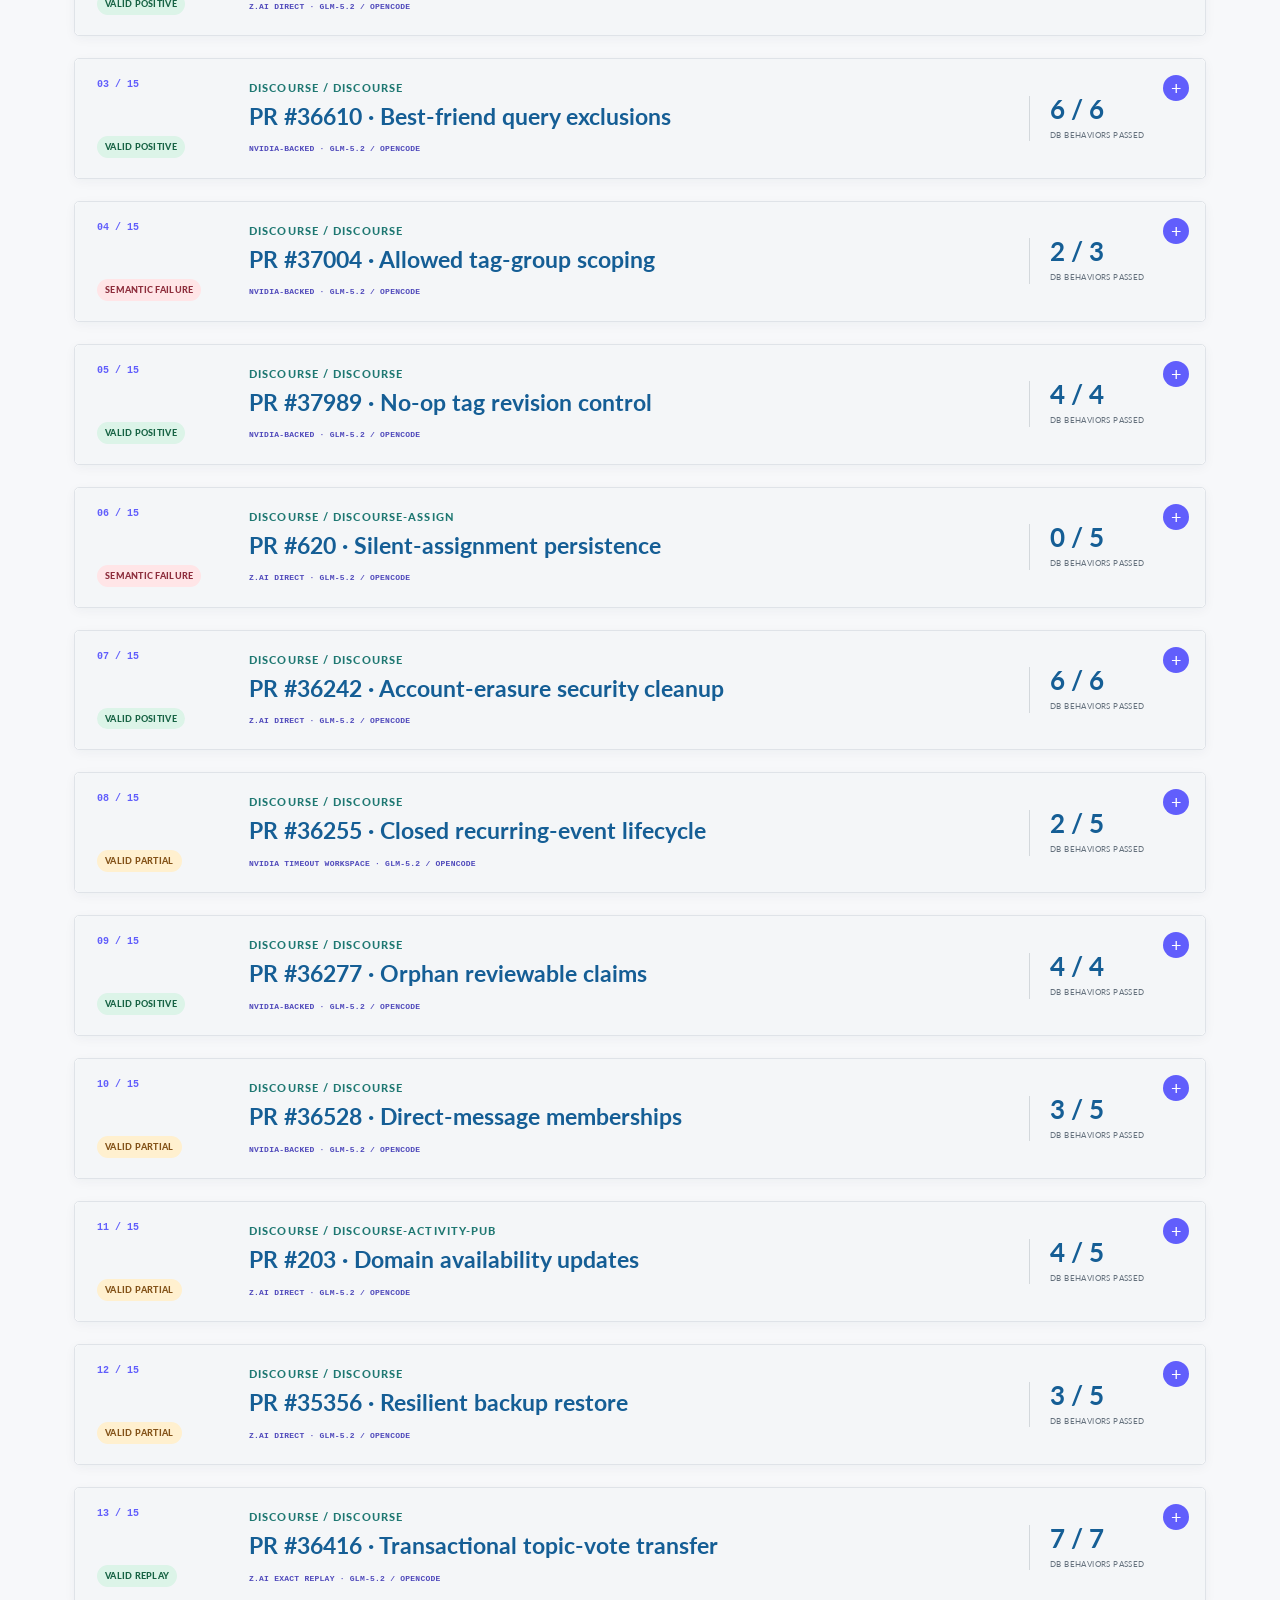
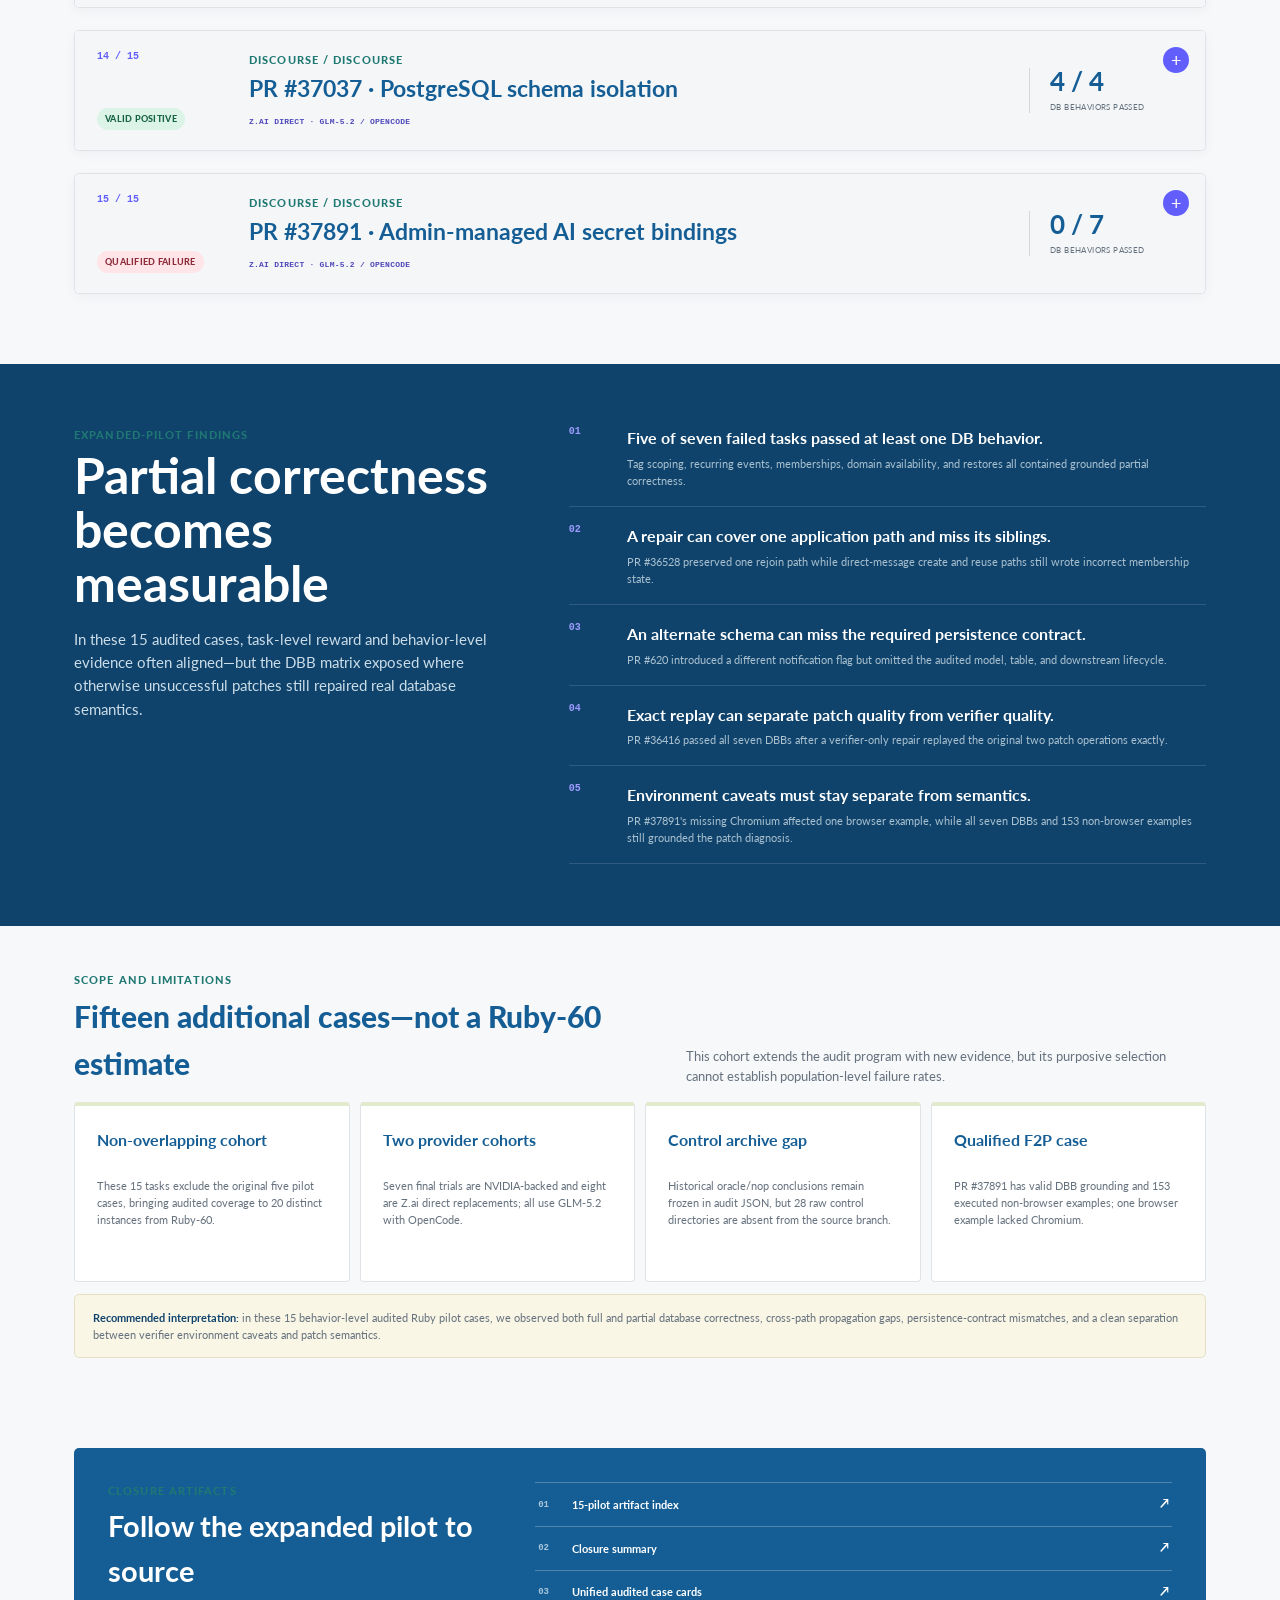
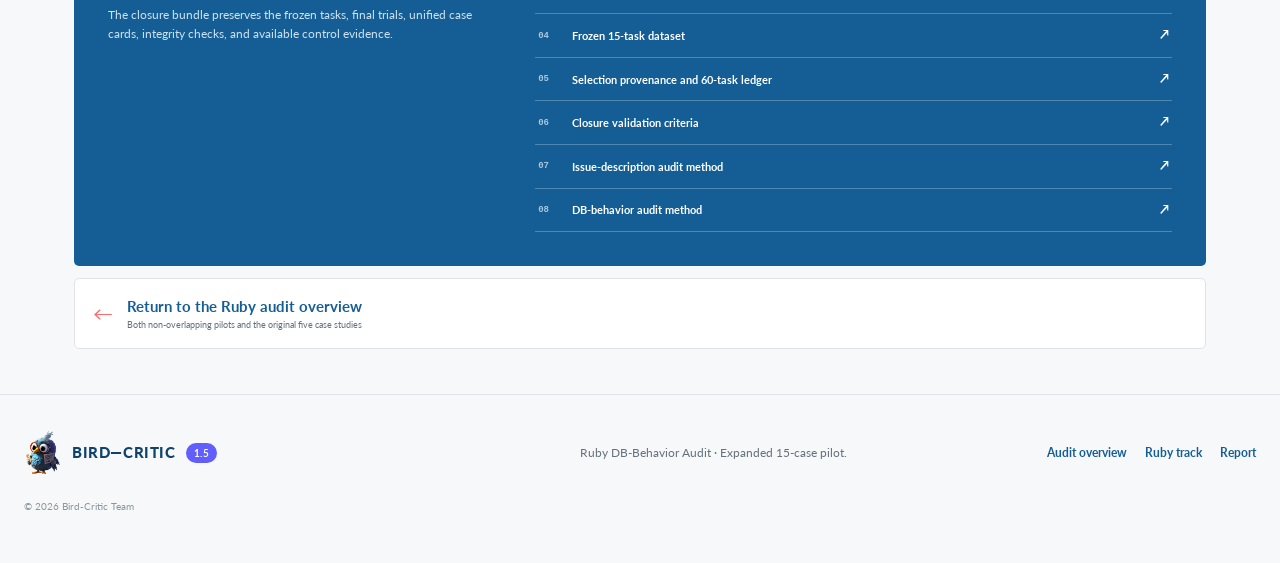
<file: languages/ruby/db-behavior-audit/15-pilot/index.html>
<!doctype html>
<html lang="en">
<head>
  <meta charset="utf-8">
  <meta name="viewport" content="width=device-width, initial-scale=1">
  <meta name="description" content="Fifteen additional Ruby-60 tasks audited from issue descriptions through executable DB behaviors and attributable GLM-5.2 OpenCode workspace patches.">
  <meta name="theme-color" content="#e1eacd">
  <meta property="og:title" content="Ruby DB-Behavior Audit · Expanded 15-Pilot">
  <meta property="og:description" content="15 attributable GLM-5.2 patches, 71 executable database behaviors, and evidence-linked case diagnoses.">
  <meta property="og:type" content="website">
  <meta property="og:image" content="../../../../assets/og-family.png">
  <title>Ruby DB-Behavior Audit · Expanded 15-Pilot</title>
  <link rel="icon" href="../../../../assets/favicon.png" type="image/png">
  <link rel="stylesheet" href="../../../../assets/styles.css?v=20260829a">
  <script defer src="../../../../assets/app.js?v=20260812"></script>
</head>
<body class="inner audit-page audit-15-page" data-page="ruby-audit-15" data-depth="4">
  <a class="skip-link" href="#main">Skip to content</a>
  <div class="scroll-progress" aria-hidden="true"></div>

  <header class="site-header">
    <a class="brand" href="../../../../" aria-label="Bird-Critic 1.5 home">
      <span class="brand-mark" aria-hidden="true"><span></span><span></span></span>
      <span>BIRD—CRITIC</span><b>1.5</b>
    </a>
    <button class="menu-toggle" type="button" aria-expanded="false" aria-controls="site-nav">
      <span></span><span></span><span></span><span class="sr-only">Menu</span>
    </button>
    <nav class="site-nav" id="site-nav" aria-label="Primary navigation">
      <a href="#overview">Overview</a>
      <a href="#outcomes">Outcomes</a>
      <a href="#cases">Case cards</a>
      <a href="#scope">Scope</a>
      <a class="nav-cta" href="../">All Ruby audits</a>
    </nav>
  </header>

  <main id="main">
    <section class="page-hero audit-hero audit-15-hero">
      <div class="reveal">
        <div class="page-eyebrow">Expanded pilot · Closure finalized Aug. 29, 2026</div>
        <h1>Fifteen more cases,<br>one attributable result each.</h1>
      </div>
      <div class="reveal">
        <p class="page-intro">Fifteen additional, non-overlapping instances selected from the original Ruby-60 task pool. Every case links an audited issue description and executable database behaviors to a preserved GLM-5.2 × OpenCode workspace patch.</p>
        <span class="page-status">15 / 15 valid DBB grounding · 8 PASS / 7 FAIL</span>
      </div>
    </section>

    <section class="metric-grid audit-metrics reveal" aria-label="Expanded Ruby audit pilot metrics">
      <div class="metric"><strong>15 / 60</strong><span>Additional audited instances</span></div>
      <div class="metric"><strong>15 / 15</strong><span>Valid DBB grounding</span></div>
      <div class="metric"><strong>50 / 71</strong><span>DB behaviors passed</span></div>
      <div class="metric"><strong>8 / 15</strong><span>Task-level PASS</span></div>
    </section>

    <section class="results-section audit-overview" id="overview">
      <div class="results-head reveal">
        <div><span class="kicker">Audit overview</span><h2>A larger cohort with preserved provenance</h2></div>
        <p>The closure reports one final attributable result per task and keeps superseded or diagnostic runs out of the pass-rate denominator.</p>
      </div>
      <div class="audit-overview-grid">
        <article class="audit-intro-card reveal">
          <span class="audit-card-label">What was audited</span>
          <p>Fifteen issue-audited tasks were translated into 71 executable database behaviors, then evaluated against real GLM-5.2 workspace patches.</p>
        </article>
        <article class="model-provenance reveal">
          <span class="audit-card-label">Two provider cohorts</span>
          <h3>GLM-5.2 × OpenCode</h3>
          <p>Seven final trials use attributable <code>nvidia/z-ai/glm-5.2</code> workspaces. Eight previously invalid no-patch trials were replaced by preserved <code>zai-coding/glm-5.2</code> direct runs.</p>
        </article>
        <aside class="grounding-definition reveal">
          <span class="audit-card-label">Control interpretation</span>
          <h3>No-patch runs are not model failures</h3>
          <p>The eight original NVIDIA no-patch trials are excluded from final outcomes. PR #36416 uses an exact historical patch replay after a verifier-only repair.</p>
        </aside>
      </div>
      <div class="pilot-cohort-facts reveal" aria-label="Expanded pilot provenance summary">
        <div><strong>7</strong><span>NVIDIA-backed attributable trials</span></div>
        <div><strong>8</strong><span>Z.ai direct replacements</span></div>
        <div><strong>14 / 15</strong><span>Clean complete F2P grounding</span></div>
        <div><strong>1</strong><span>Qualified browser F2P caveat</span></div>
      </div>
    </section>

    <section class="results-section audit-outcomes" id="outcomes">
      <div class="results-head reveal">
        <div><span class="kicker">Fifteen-case outcome matrix</span><h2>Task reward and DB behavior evidence</h2></div>
        <p>All 15 outcomes are attributable to evaluated agent workspaces. DBB ratios reveal partial correctness inside several task-level failures.</p>
      </div>
      <div class="audit-legend reveal" aria-label="Outcome legend">
        <span><i class="legend-dot pass"></i> Task-level PASS</span>
        <span><i class="legend-dot fail"></i> Task-level FAIL</span>
        <span><i class="legend-dot grounded"></i> Valid DBB grounding</span>
      </div>
      <div class="audit-matrix-wrap reveal">
        <table class="audit-matrix audit-15-matrix">
          <thead><tr><th>Task</th><th>Database surface</th><th>DBB result</th><th>Reward</th><th>Cohort</th><th>Grounded diagnosis</th></tr></thead>
          <tbody>
            <tr><td><a href="#case-688"><strong>PR #688</strong></a><small>calendar</small></td><td>Destroy callback</td><td><span class="ratio-block"><b style="--pass:100%">2 / 2</b><small>passed</small></span></td><td><span class="reward reward-one">1.0</span></td><td>NVIDIA</td><td>Orphan holiday event cleanup fully repaired</td></tr>
            <tr><td><a href="#case-372"><strong>PR #372</strong></a><small>solved</small></td><td>Reporting-period refresh</td><td><span class="ratio-block"><b style="--pass:100%">3 / 3</b><small>passed</small></span></td><td><span class="reward reward-one">1.0</span></td><td>Z.ai</td><td>Zero counts and period isolation correct</td></tr>
            <tr><td><a href="#case-36610"><strong>PR #36610</strong></a><small>discourse</small></td><td>Scoped ranking queries</td><td><span class="ratio-block"><b style="--pass:100%">6 / 6</b><small>passed</small></span></td><td><span class="reward reward-one">1.0</span></td><td>NVIDIA</td><td>Mute and ignore exclusions fully grounded</td></tr>
            <tr><td><a href="#case-37004"><strong>PR #37004</strong></a><small>discourse</small></td><td>Tag-group scoping</td><td><span class="ratio-block"><b style="--pass:66.67%">2 / 3</b><small>passed</small></span></td><td><span class="reward reward-zero">0.0</span></td><td>NVIDIA</td><td>No production fix remained; target bug persisted</td></tr>
            <tr><td><a href="#case-37989"><strong>PR #37989</strong></a><small>discourse</small></td><td>Revision lifecycle</td><td><span class="ratio-block"><b style="--pass:100%">4 / 4</b><small>passed</small></span></td><td><span class="reward reward-one">1.0</span></td><td>NVIDIA</td><td>No-op and real tag updates distinguished correctly</td></tr>
            <tr><td><a href="#case-620"><strong>PR #620</strong></a><small>assign</small></td><td>Silent-assignment persistence</td><td><span class="ratio-block"><b style="--pass:0%">0 / 5</b><small>passed</small></span></td><td><span class="reward reward-zero">0.0</span></td><td>Z.ai</td><td>Alternate design omitted required table and lifecycle</td></tr>
            <tr><td><a href="#case-36242"><strong>PR #36242</strong></a><small>discourse</small></td><td>Security artifact purge</td><td><span class="ratio-block"><b style="--pass:100%">6 / 6</b><small>passed</small></span></td><td><span class="reward reward-one">1.0</span></td><td>Z.ai</td><td>Cross-table account-erasure cleanup complete</td></tr>
            <tr><td><a href="#case-36255"><strong>PR #36255</strong></a><small>discourse</small></td><td>Recurring-event lifecycle</td><td><span class="ratio-block"><b style="--pass:40%">2 / 5</b><small>passed</small></span></td><td><span class="reward reward-zero">0.0</span></td><td>NVIDIA</td><td>Notifications stopped; stored dates still mutated</td></tr>
            <tr><td><a href="#case-36277"><strong>PR #36277</strong></a><small>discourse</small></td><td>Runtime + migration cleanup</td><td><span class="ratio-block"><b style="--pass:100%">4 / 4</b><small>passed</small></span></td><td><span class="reward reward-one">1.0</span></td><td>NVIDIA</td><td>Target and legacy orphan claims cleaned safely</td></tr>
            <tr><td><a href="#case-36528"><strong>PR #36528</strong></a><small>discourse</small></td><td>DM membership lifecycle</td><td><span class="ratio-block"><b style="--pass:60%">3 / 5</b><small>passed</small></span></td><td><span class="reward reward-zero">0.0</span></td><td>NVIDIA</td><td>One rejoin path fixed; create/reuse paths incomplete</td></tr>
            <tr><td><a href="#case-203"><strong>PR #203</strong></a><small>activity-pub</small></td><td>Domain availability update</td><td><span class="ratio-block"><b style="--pass:80%">4 / 5</b><small>passed</small></span></td><td><span class="reward reward-zero">0.0</span></td><td>Z.ai</td><td>Success guard left two same-domain rows stale</td></tr>
            <tr><td><a href="#case-35356"><strong>PR #35356</strong></a><small>discourse</small></td><td>Restore + post-migration seed</td><td><span class="ratio-block"><b style="--pass:60%">3 / 5</b><small>passed</small></span></td><td><span class="reward reward-zero">0.0</span></td><td>Z.ai</td><td>SQL filtering and persisted seed remained incomplete</td></tr>
            <tr><td><a href="#case-36416"><strong>PR #36416</strong></a><small>discourse</small></td><td>Transactional vote transfer</td><td><span class="ratio-block"><b style="--pass:100%">7 / 7</b><small>passed</small></span></td><td><span class="reward reward-one">1.0</span></td><td>Z.ai replay</td><td>Exact historical patch passed repaired verifier</td></tr>
            <tr><td><a href="#case-37037"><strong>PR #37037</strong></a><small>discourse</small></td><td>PostgreSQL schema isolation</td><td><span class="ratio-block"><b style="--pass:100%">4 / 4</b><small>passed</small></span></td><td><span class="reward reward-one">1.0</span></td><td>Z.ai</td><td>Readonly checks scoped to intended relation</td></tr>
            <tr><td><a href="#case-37891"><strong>PR #37891</strong></a><small>discourse</small></td><td>AI secret bindings</td><td><span class="ratio-block"><b style="--pass:0%">0 / 7</b><small>passed</small></span></td><td><span class="reward reward-zero">0.0</span></td><td>Z.ai</td><td>Core schema, model, and runtime contract absent</td></tr>
          </tbody>
        </table>
      </div>
      <p class="matrix-caption reveal">Final task-level result: 8 PASS / 7 FAIL (53.33%). DB behavior result: 50 PASS / 71 total (70.42%). Reward alone is not used to infer individual assertions.</p>
    </section>

    <section class="results-section audit-cases" id="cases">
      <div class="results-head reveal">
        <div><span class="kicker">Audited case cards</span><h2>Fifteen evidence-linked diagnoses</h2></div>
        <p>Case cards connect the audited task instruction, per-DBB outcomes, observed state, and patch-level diagnosis without reproducing raw logs.</p>
      </div>
      <!-- CASE CARDS START -->

      <details class="case-card compact-case reveal" id="case-688" open>
        <summary class="case-card-head compact-case-summary">
          <div><span class="case-number">01 / 15</span><span class="status-badge status-positive">Valid positive</span></div>
          <div><span class="kicker">discourse / discourse-calendar</span><h3>PR #688 · Orphan holiday-event cleanup</h3><span class="agent-model-tag">NVIDIA-backed · GLM-5.2 / OpenCode</span></div>
          <div class="case-score"><strong>2 / 2</strong><span>DB behaviors passed</span></div>
        </summary>
        <section class="issue-description"><div class="issue-description-head"><span>Audited issue description</span><b>Issue audit complete</b></div><p>Periodic holiday-event cleanup fails when its owner has already been destroyed: the after-destroy hook references the deleted user and raises, preventing cleanup from completing.</p><small>Audited task instruction · batch 1</small></section>
        <div class="case-card-body">
          <section><h4>Per-DBB outcome</h4><ul class="dbb-list">
            <li><span class="dbb-id">DBB-688-1</span><span>Destroying the owning user no longer raises.</span><b class="dbb-result pass">PASS</b></li>
            <li><span class="dbb-id">DBB-688-2</span><span>Orphaned holiday-event rows are removed.</span><b class="dbb-result pass">PASS</b></li>
          </ul></section>
          <section class="case-summary"><div><h4>Agent patch summary</h4><p>The submitted workspace repaired the callback path and passed plugin self-tests.</p></div><div><h4>Observed database state</h4><p>The cleanup completed without exception and the target event row disappeared.</p></div><div><h4>Grounded diagnosis</h4><p>Direct evaluated workspace; reward, F2P, and both DBBs agree on a valid positive result.</p></div></section>
        </div>
        <footer class="case-card-links"><a href="https://github.com/discourse/discourse-calendar/pull/688" target="_blank" rel="noreferrer">Original PR ↗</a><a href="https://github.com/kochsnow/Terminal_Bench_BirdCritic_1.5/blob/hyf_analysis/bird_critic_1_5_code/harbor-main/reports/ruby/ruby_audited_15_pilot_closure/datasets/birdcritic15_lite_ruby_DB_15/batch1/discourse-discourse-calendar-pr-688/instruction.md" target="_blank" rel="noreferrer">Audited issue ↗</a><a href="https://github.com/kochsnow/Terminal_Bench_BirdCritic_1.5/blob/hyf_analysis/bird_critic_1_5_code/harbor-main/reports/ruby/ruby_audited_15_pilot_closure/datasets/birdcritic15_lite_ruby_DB_15/batch1/discourse-discourse-calendar-pr-688/db_behavior_audit.json" target="_blank" rel="noreferrer">DB audit ↗</a><a href="https://github.com/kochsnow/Terminal_Bench_BirdCritic_1.5/blob/hyf_analysis/bird_critic_1_5_code/harbor-main/reports/ruby/ruby_audited_15_pilot_closure/jobs/glm-5.2/agent-patch-grounding-final/CASE_CARDS.md#case-card-1-discourse-discourse-calendar-pr-688" target="_blank" rel="noreferrer">Grounding evidence ↗</a></footer>
      </details>

      <details class="case-card compact-case reveal" id="case-372">
        <summary class="case-card-head compact-case-summary">
          <div><span class="case-number">02 / 15</span><span class="status-badge status-positive">Valid positive</span></div>
          <div><span class="kicker">discourse / discourse-solved</span><h3>PR #372 · Reporting-period solution counts</h3><span class="agent-model-tag">Z.ai direct · GLM-5.2 / OpenCode</span></div>
          <div class="case-score"><strong>3 / 3</strong><span>DB behaviors passed</span></div>
        </summary>
        <section class="issue-description"><div class="issue-description-head"><span>Audited issue description</span><b>Issue audit complete</b></div><p>When a new reporting period contains no solutions, the user directory can retain the prior period's nonzero value because the refresh query omits users whose count dropped to zero.</p><small>Audited task instruction · batch 1</small></section>
        <div class="case-card-body">
          <section><h4>Per-DBB outcome</h4><ul class="dbb-list">
            <li><span class="dbb-id">DBB-372-1</span><span>Target reporting-period count resets to zero.</span><b class="dbb-result pass">PASS</b></li>
            <li><span class="dbb-id">DBB-372-2</span><span>Users with solutions retain the correct count.</span><b class="dbb-result pass">PASS</b></li>
            <li><span class="dbb-id">DBB-372-3</span><span>Non-target period rows remain isolated.</span><b class="dbb-result pass">PASS</b></li>
          </ul></section>
          <section class="case-summary"><div><h4>Agent patch summary</h4><p>The direct Z.ai workspace repaired the directory refresh path and completed formal verification cleanly.</p></div><div><h4>Observed database state</h4><p>The target row reached zero while positive users and non-target periods retained their expected values.</p></div><div><h4>Grounded diagnosis</h4><p>All F2P and DBB examples passed with no confound.</p></div></section>
        </div>
        <footer class="case-card-links"><a href="https://github.com/discourse/discourse-solved/pull/372" target="_blank" rel="noreferrer">Original PR ↗</a><a href="https://github.com/kochsnow/Terminal_Bench_BirdCritic_1.5/blob/hyf_analysis/bird_critic_1_5_code/harbor-main/reports/ruby/ruby_audited_15_pilot_closure/datasets/birdcritic15_lite_ruby_DB_15/batch1/discourse-discourse-solved-pr-372/instruction.md" target="_blank" rel="noreferrer">Audited issue ↗</a><a href="https://github.com/kochsnow/Terminal_Bench_BirdCritic_1.5/blob/hyf_analysis/bird_critic_1_5_code/harbor-main/reports/ruby/ruby_audited_15_pilot_closure/datasets/birdcritic15_lite_ruby_DB_15/batch1/discourse-discourse-solved-pr-372/db_behavior_audit.json" target="_blank" rel="noreferrer">DB audit ↗</a><a href="https://github.com/kochsnow/Terminal_Bench_BirdCritic_1.5/blob/hyf_analysis/bird_critic_1_5_code/harbor-main/reports/ruby/ruby_audited_15_pilot_closure/jobs/glm-5.2/agent-patch-grounding-final/CASE_CARDS.md#case-card-2-discourse-discourse-solved-pr-372" target="_blank" rel="noreferrer">Grounding evidence ↗</a></footer>
      </details>

      <details class="case-card compact-case reveal" id="case-36610">
        <summary class="case-card-head compact-case-summary">
          <div><span class="case-number">03 / 15</span><span class="status-badge status-positive">Valid positive</span></div>
          <div><span class="kicker">discourse / discourse</span><h3>PR #36610 · Best-friend query exclusions</h3><span class="agent-model-tag">NVIDIA-backed · GLM-5.2 / OpenCode</span></div>
          <div class="case-score"><strong>6 / 6</strong><span>DB behaviors passed</span></div>
        </summary>
        <section class="issue-description"><div class="issue-description-head"><span>Audited issue description</span><b>Issue audit complete</b></div><p>Rewind best-friend scoring must exclude users muted or ignored by the report owner in both post- and like-based rankings, while preserving eligible candidates and unrelated activity calculations.</p><small>Audited task instruction · batch 1</small></section>
        <div class="case-card-body">
          <section><h4>Per-DBB outcome</h4><ul class="dbb-list">
            <li><span class="dbb-id">DBB-36610-1</span><span>Muted users are excluded from the post query.</span><b class="dbb-result pass">PASS</b></li>
            <li><span class="dbb-id">DBB-36610-2</span><span>Ignored users are excluded from the post query.</span><b class="dbb-result pass">PASS</b></li>
            <li><span class="dbb-id">DBB-36610-3</span><span>Muted users are excluded from the like query.</span><b class="dbb-result pass">PASS</b></li>
            <li><span class="dbb-id">DBB-36610-4</span><span>Ignored users are excluded from the like query.</span><b class="dbb-result pass">PASS</b></li>
            <li><span class="dbb-id">DBB-36610-5</span><span>Unrelated mute relationships do not affect results.</span><b class="dbb-result pass">PASS</b></li>
            <li><span class="dbb-id">DBB-36610-6</span><span>Eligible negative-control rows remain.</span><b class="dbb-result pass">PASS</b></li>
          </ul></section>
          <section class="case-summary"><div><h4>Agent patch summary</h4><p>The preserved workspace updated both ranking query paths; agent self-tests passed.</p></div><div><h4>Observed database state</h4><p>All owner-scoped relationship exclusions and both isolation controls returned the expected result sets.</p></div><div><h4>Grounded diagnosis</h4><p>The patch repaired the shared database semantics without over-filtering unrelated relationships.</p></div></section>
        </div>
        <footer class="case-card-links"><a href="https://github.com/discourse/discourse/pull/36610" target="_blank" rel="noreferrer">Original PR ↗</a><a href="https://github.com/kochsnow/Terminal_Bench_BirdCritic_1.5/blob/hyf_analysis/bird_critic_1_5_code/harbor-main/reports/ruby/ruby_audited_15_pilot_closure/datasets/birdcritic15_lite_ruby_DB_15/batch1/discourse-pr-36610/instruction.md" target="_blank" rel="noreferrer">Audited issue ↗</a><a href="https://github.com/kochsnow/Terminal_Bench_BirdCritic_1.5/blob/hyf_analysis/bird_critic_1_5_code/harbor-main/reports/ruby/ruby_audited_15_pilot_closure/datasets/birdcritic15_lite_ruby_DB_15/batch1/discourse-pr-36610/db_behavior_audit.json" target="_blank" rel="noreferrer">DB audit ↗</a><a href="https://github.com/kochsnow/Terminal_Bench_BirdCritic_1.5/blob/hyf_analysis/bird_critic_1_5_code/harbor-main/reports/ruby/ruby_audited_15_pilot_closure/jobs/glm-5.2/agent-patch-grounding-final/CASE_CARDS.md#case-card-3-discourse-pr-36610" target="_blank" rel="noreferrer">Grounding evidence ↗</a></footer>
      </details>

      <details class="case-card compact-case reveal" id="case-37004">
        <summary class="case-card-head compact-case-summary">
          <div><span class="case-number">04 / 15</span><span class="status-badge status-failure">Semantic failure</span></div>
          <div><span class="kicker">discourse / discourse</span><h3>PR #37004 · Allowed tag-group scoping</h3><span class="agent-model-tag">NVIDIA-backed · GLM-5.2 / OpenCode</span></div>
          <div class="case-score"><strong>2 / 3</strong><span>DB behaviors passed</span></div>
        </summary>
        <section class="issue-description"><div class="issue-description-head"><span>Audited issue description</span><b>Issue audit complete</b></div><p>One-per-topic constraints should come only from tag groups allowed in the current category; a shared tag's membership in an outside group must not filter or reject otherwise allowed tags.</p><small>Audited task instruction · batch 1</small></section>
        <div class="case-card-body">
          <section><h4>Per-DBB outcome</h4><ul class="dbb-list">
            <li><span class="dbb-id">DBB-37004-1</span><span>Baseline tag-selection control remains correct.</span><b class="dbb-result pass">PASS</b></li>
            <li><span class="dbb-id">DBB-37004-2</span><span>Allowed shared tag remains selectable.</span><b class="dbb-result fail">FAIL</b></li>
            <li><span class="dbb-id">DBB-37004-3</span><span>Non-interference control remains correct.</span><b class="dbb-result pass">PASS</b></li>
          </ul></section>
          <section class="case-summary"><div><h4>Agent patch summary</h4><p>The timeout workspace retained temporary reproductions but no production fix.</p></div><div><h4>Observed database state</h4><p>The target query returned an empty collection instead of the allowed shared tag; controls passed.</p></div><div><h4>Grounded diagnosis</h4><p>The original tag-group scoping bug remained. The clean verifier attributes that semantic failure to the preserved workspace.</p></div></section>
        </div>
        <footer class="case-card-links"><a href="https://github.com/discourse/discourse/pull/37004" target="_blank" rel="noreferrer">Original PR ↗</a><a href="https://github.com/kochsnow/Terminal_Bench_BirdCritic_1.5/blob/hyf_analysis/bird_critic_1_5_code/harbor-main/reports/ruby/ruby_audited_15_pilot_closure/datasets/birdcritic15_lite_ruby_DB_15/batch1/discourse-pr-37004/instruction.md" target="_blank" rel="noreferrer">Audited issue ↗</a><a href="https://github.com/kochsnow/Terminal_Bench_BirdCritic_1.5/blob/hyf_analysis/bird_critic_1_5_code/harbor-main/reports/ruby/ruby_audited_15_pilot_closure/datasets/birdcritic15_lite_ruby_DB_15/batch1/discourse-pr-37004/db_behavior_audit.json" target="_blank" rel="noreferrer">DB audit ↗</a><a href="https://github.com/kochsnow/Terminal_Bench_BirdCritic_1.5/blob/hyf_analysis/bird_critic_1_5_code/harbor-main/reports/ruby/ruby_audited_15_pilot_closure/jobs/glm-5.2/agent-patch-grounding-final/CASE_CARDS.md#case-card-4-discourse-pr-37004" target="_blank" rel="noreferrer">Grounding evidence ↗</a></footer>
      </details>

      <details class="case-card compact-case reveal" id="case-37989">
        <summary class="case-card-head compact-case-summary">
          <div><span class="case-number">05 / 15</span><span class="status-badge status-positive">Valid positive</span></div>
          <div><span class="kicker">discourse / discourse</span><h3>PR #37989 · No-op tag revision control</h3><span class="agent-model-tag">NVIDIA-backed · GLM-5.2 / OpenCode</span></div>
          <div class="case-score"><strong>4 / 4</strong><span>DB behaviors passed</span></div>
        </summary>
        <section class="issue-description"><div class="issue-description-head"><span>Audited issue description</span><b>Issue audit complete</b></div><p>Submitting an empty tag list for an already untagged topic must be treated as no change, while real additions, removals, and replacements still update join rows and record revisions normally.</p><small>Audited task instruction · batch 1</small></section>
        <div class="case-card-body">
          <section><h4>Per-DBB outcome</h4><ul class="dbb-list">
            <li><span class="dbb-id">DBB-37989-1</span><span>Empty tag no-op creates no revision.</span><b class="dbb-result pass">PASS</b></li>
            <li><span class="dbb-id">DBB-37989-2</span><span>Real removal deletes topic-tag join rows.</span><b class="dbb-result pass">PASS</b></li>
            <li><span class="dbb-id">DBB-37989-3</span><span>Real removal records the expected revision/version.</span><b class="dbb-result pass">PASS</b></li>
            <li><span class="dbb-id">DBB-37989-4</span><span>Unrelated raw edits remain preserved.</span><b class="dbb-result pass">PASS</b></li>
          </ul></section>
          <section class="case-summary"><div><h4>Agent patch summary</h4><p>The submitted patch normalized empty tag updates across controller and post-revision paths.</p></div><div><h4>Observed database state</h4><p>No-op input left revision state unchanged; real removal deleted joins and wrote the expected revision.</p></div><div><h4>Grounded diagnosis</h4><p>The patch correctly separates “no database change” from a real persisted tag mutation.</p></div></section>
        </div>
        <footer class="case-card-links"><a href="https://github.com/discourse/discourse/pull/37989" target="_blank" rel="noreferrer">Original PR ↗</a><a href="https://github.com/kochsnow/Terminal_Bench_BirdCritic_1.5/blob/hyf_analysis/bird_critic_1_5_code/harbor-main/reports/ruby/ruby_audited_15_pilot_closure/datasets/birdcritic15_lite_ruby_DB_15/batch1/discourse-pr-37989/instruction.md" target="_blank" rel="noreferrer">Audited issue ↗</a><a href="https://github.com/kochsnow/Terminal_Bench_BirdCritic_1.5/blob/hyf_analysis/bird_critic_1_5_code/harbor-main/reports/ruby/ruby_audited_15_pilot_closure/datasets/birdcritic15_lite_ruby_DB_15/batch1/discourse-pr-37989/db_behavior_audit.json" target="_blank" rel="noreferrer">DB audit ↗</a><a href="https://github.com/kochsnow/Terminal_Bench_BirdCritic_1.5/blob/hyf_analysis/bird_critic_1_5_code/harbor-main/reports/ruby/ruby_audited_15_pilot_closure/jobs/glm-5.2/agent-patch-grounding-final/CASE_CARDS.md#case-card-5-discourse-pr-37989" target="_blank" rel="noreferrer">Grounding evidence ↗</a></footer>
      </details>

      <details class="case-card compact-case reveal" id="case-620">
        <summary class="case-card-head compact-case-summary">
          <div><span class="case-number">06 / 15</span><span class="status-badge status-failure">Semantic failure</span></div>
          <div><span class="kicker">discourse / discourse-assign</span><h3>PR #620 · Silent-assignment persistence</h3><span class="agent-model-tag">Z.ai direct · GLM-5.2 / OpenCode</span></div>
          <div class="case-score"><strong>0 / 5</strong><span>DB behaviors passed</span></div>
        </summary>
        <section class="issue-description"><div class="issue-description-head"><span>Audited issue description</span><b>Issue audit complete</b></div><p>An assignment created with notifications disabled must persist that silent state so later notification jobs and membership changes cannot send notifications for it.</p><small>Audited task instruction · batch 2</small></section>
        <div class="case-card-body">
          <section><h4>Per-DBB outcome</h4><ul class="dbb-list">
            <li><span class="dbb-id">DBB-620-1</span><span>Required silenced-assignment row is created.</span><b class="dbb-result fail">FAIL</b></li>
            <li><span class="dbb-id">DBB-620-2</span><span>Downstream notification suppression is preserved.</span><b class="dbb-result fail">FAIL</b></li>
            <li><span class="dbb-id">DBB-620-3</span><span>Membership changes remain notification-silent.</span><b class="dbb-result fail">FAIL</b></li>
            <li><span class="dbb-id">DBB-620-4</span><span>Normal and silent lifecycles remain distinct.</span><b class="dbb-result fail">FAIL</b></li>
            <li><span class="dbb-id">DBB-620-5</span><span>Required table and migration exist.</span><b class="dbb-result fail">FAIL</b></li>
          </ul></section>
          <section class="case-summary"><div><h4>Agent patch summary</h4><p>The agent introduced <code>assignments.should_notify</code>, an alternate persistence design.</p></div><div><h4>Observed database state</h4><p>The required silenced-assignment model, table, and downstream lifecycle contract were absent.</p></div><div><h4>Grounded diagnosis</h4><p>The patch addressed the symptom with a different data model that did not satisfy any audited behavior.</p></div></section>
        </div>
        <footer class="case-card-links"><a href="https://github.com/discourse/discourse-assign/pull/620" target="_blank" rel="noreferrer">Original PR ↗</a><a href="https://github.com/kochsnow/Terminal_Bench_BirdCritic_1.5/blob/hyf_analysis/bird_critic_1_5_code/harbor-main/reports/ruby/ruby_audited_15_pilot_closure/datasets/birdcritic15_lite_ruby_DB_15/batch2/discourse-discourse-assign-pr-620/instruction.md" target="_blank" rel="noreferrer">Audited issue ↗</a><a href="https://github.com/kochsnow/Terminal_Bench_BirdCritic_1.5/blob/hyf_analysis/bird_critic_1_5_code/harbor-main/reports/ruby/ruby_audited_15_pilot_closure/datasets/birdcritic15_lite_ruby_DB_15/batch2/discourse-discourse-assign-pr-620/db_behavior_audit.json" target="_blank" rel="noreferrer">DB audit ↗</a><a href="https://github.com/kochsnow/Terminal_Bench_BirdCritic_1.5/blob/hyf_analysis/bird_critic_1_5_code/harbor-main/reports/ruby/ruby_audited_15_pilot_closure/jobs/glm-5.2/agent-patch-grounding-final/CASE_CARDS.md#case-card-6-discourse-discourse-assign-pr-620" target="_blank" rel="noreferrer">Grounding evidence ↗</a></footer>
      </details>

      <details class="case-card compact-case reveal" id="case-36242">
        <summary class="case-card-head compact-case-summary">
          <div><span class="case-number">07 / 15</span><span class="status-badge status-positive">Valid positive</span></div>
          <div><span class="kicker">discourse / discourse</span><h3>PR #36242 · Account-erasure security cleanup</h3><span class="agent-model-tag">Z.ai direct · GLM-5.2 / OpenCode</span></div>
          <div class="case-score"><strong>6 / 6</strong><span>DB behaviors passed</span></div>
        </summary>
        <section class="issue-description"><div class="issue-description-head"><span>Audited issue description</span><b>Issue audit complete</b></div><p>Destroying or anonymizing an account must remove authentication and notification artifacts that could keep it identifiable or usable, without disturbing other users or the main erasure flow.</p><small>Audited task instruction · batch 2</small></section>
        <div class="case-card-body">
          <section><h4>Per-DBB outcome</h4><ul class="dbb-list">
            <li><span class="dbb-id">DBB-36242-1</span><span>Main anonymization control completes.</span><b class="dbb-result pass">PASS</b></li>
            <li><span class="dbb-id">DBB-36242-2</span><span>Second-factor and security-key rows are removed.</span><b class="dbb-result pass">PASS</b></li>
            <li><span class="dbb-id">DBB-36242-3</span><span>Push-subscription rows are removed.</span><b class="dbb-result pass">PASS</b></li>
            <li><span class="dbb-id">DBB-36242-4</span><span>Authentication token and log rows are removed.</span><b class="dbb-result pass">PASS</b></li>
            <li><span class="dbb-id">DBB-36242-5</span><span>Reply keys and IP-history rows are removed.</span><b class="dbb-result pass">PASS</b></li>
            <li><span class="dbb-id">DBB-36242-6</span><span>Immediate-job path and other-user controls pass.</span><b class="dbb-result pass">PASS</b></li>
          </ul></section>
          <section class="case-summary"><div><h4>Agent patch summary</h4><p>The patch extended account erasure across the required security and notification tables.</p></div><div><h4>Observed database state</h4><p>All target-user artifacts were removed while other-user controls stayed intact.</p></div><div><h4>Grounded diagnosis</h4><p>Clean F2P and DBB execution establishes a fully attributable cross-table cleanup repair.</p></div></section>
        </div>
        <footer class="case-card-links"><a href="https://github.com/discourse/discourse/pull/36242" target="_blank" rel="noreferrer">Original PR ↗</a><a href="https://github.com/kochsnow/Terminal_Bench_BirdCritic_1.5/blob/hyf_analysis/bird_critic_1_5_code/harbor-main/reports/ruby/ruby_audited_15_pilot_closure/datasets/birdcritic15_lite_ruby_DB_15/batch2/discourse-pr-36242/instruction.md" target="_blank" rel="noreferrer">Audited issue ↗</a><a href="https://github.com/kochsnow/Terminal_Bench_BirdCritic_1.5/blob/hyf_analysis/bird_critic_1_5_code/harbor-main/reports/ruby/ruby_audited_15_pilot_closure/datasets/birdcritic15_lite_ruby_DB_15/batch2/discourse-pr-36242/db_behavior_audit.json" target="_blank" rel="noreferrer">DB audit ↗</a><a href="https://github.com/kochsnow/Terminal_Bench_BirdCritic_1.5/blob/hyf_analysis/bird_critic_1_5_code/harbor-main/reports/ruby/ruby_audited_15_pilot_closure/jobs/glm-5.2/agent-patch-grounding-final/CASE_CARDS.md#case-card-7-discourse-pr-36242" target="_blank" rel="noreferrer">Grounding evidence ↗</a></footer>
      </details>

      <details class="case-card compact-case reveal" id="case-36255">
        <summary class="case-card-head compact-case-summary">
          <div><span class="case-number">08 / 15</span><span class="status-badge status-partial">Valid partial</span></div>
          <div><span class="kicker">discourse / discourse</span><h3>PR #36255 · Closed recurring-event lifecycle</h3><span class="agent-model-tag">NVIDIA timeout workspace · GLM-5.2 / OpenCode</span></div>
          <div class="case-score"><strong>2 / 5</strong><span>DB behaviors passed</span></div>
        </summary>
        <section class="issue-description"><div class="issue-description-head"><span>Audited issue description</span><b>Issue audit complete</b></div><p>Closing a recurring event must stop future instance generation and pre-event notifications while preserving historical instances and avoiding later mutations to the stored closed-event dates.</p><small>Audited task instruction · batch 2</small></section>
        <div class="case-card-body">
          <section><h4>Per-DBB outcome</h4><ul class="dbb-list">
            <li><span class="dbb-id">DBB-36255-1</span><span>Closed event date is not mutated.</span><b class="dbb-result fail">FAIL</b></li>
            <li><span class="dbb-id">DBB-36255-2</span><span>Closing recurrence preserves stored dates.</span><b class="dbb-result fail">FAIL</b></li>
            <li><span class="dbb-id">DBB-36255-3</span><span>Monitor leaves closed-event dates unchanged.</span><b class="dbb-result fail">FAIL</b></li>
            <li><span class="dbb-id">DBB-36255-4</span><span>No reminders are enqueued for a closed event.</span><b class="dbb-result pass">PASS</b></li>
            <li><span class="dbb-id">DBB-36255-5</span><span>Open-event control still advances.</span><b class="dbb-result pass">PASS</b></li>
          </ul></section>
          <section class="case-summary"><div><h4>Agent patch summary</h4><p>The preserved timeout workspace blocked reminder behavior but did not fully stabilize persisted dates.</p></div><div><h4>Observed database state</h4><p>No reminder was enqueued, yet closed events gained <code>finished_at</code> mutations through close and monitor paths.</p></div><div><h4>Grounded diagnosis</h4><p>The patch repaired the external symptom while leaving three database lifecycle behaviors incorrect.</p></div></section>
        </div>
        <footer class="case-card-links"><a href="https://github.com/discourse/discourse/pull/36255" target="_blank" rel="noreferrer">Original PR ↗</a><a href="https://github.com/kochsnow/Terminal_Bench_BirdCritic_1.5/blob/hyf_analysis/bird_critic_1_5_code/harbor-main/reports/ruby/ruby_audited_15_pilot_closure/datasets/birdcritic15_lite_ruby_DB_15/batch2/discourse-pr-36255/instruction.md" target="_blank" rel="noreferrer">Audited issue ↗</a><a href="https://github.com/kochsnow/Terminal_Bench_BirdCritic_1.5/blob/hyf_analysis/bird_critic_1_5_code/harbor-main/reports/ruby/ruby_audited_15_pilot_closure/datasets/birdcritic15_lite_ruby_DB_15/batch2/discourse-pr-36255/db_behavior_audit.json" target="_blank" rel="noreferrer">DB audit ↗</a><a href="https://github.com/kochsnow/Terminal_Bench_BirdCritic_1.5/blob/hyf_analysis/bird_critic_1_5_code/harbor-main/reports/ruby/ruby_audited_15_pilot_closure/jobs/glm-5.2/agent-patch-grounding-final/CASE_CARDS.md#case-card-8-discourse-pr-36255" target="_blank" rel="noreferrer">Grounding evidence ↗</a></footer>
      </details>

      <details class="case-card compact-case reveal" id="case-36277">
        <summary class="case-card-head compact-case-summary">
          <div><span class="case-number">09 / 15</span><span class="status-badge status-positive">Valid positive</span></div>
          <div><span class="kicker">discourse / discourse</span><h3>PR #36277 · Orphan reviewable claims</h3><span class="agent-model-tag">NVIDIA-backed · GLM-5.2 / OpenCode</span></div>
          <div class="case-score"><strong>4 / 4</strong><span>DB behaviors passed</span></div>
        </summary>
        <section class="issue-description"><div class="issue-description-head"><span>Audited issue description</span><b>Issue audit complete</b></div><p>User destruction must unclaim that user's reviewables, and an upgrade migration must remove legacy claims whose users no longer exist while preserving valid claims.</p><small>Audited task instruction · batch 2</small></section>
        <div class="case-card-body">
          <section><h4>Per-DBB outcome</h4><ul class="dbb-list">
            <li><span class="dbb-id">DBB-36277-1</span><span>Runtime destroy removes the target claim.</span><b class="dbb-result pass">PASS</b></li>
            <li><span class="dbb-id">DBB-36277-2</span><span>Another user's claim survives.</span><b class="dbb-result pass">PASS</b></li>
            <li><span class="dbb-id">DBB-36277-3</span><span>The real migration removes a legacy orphan.</span><b class="dbb-result pass">PASS</b></li>
            <li><span class="dbb-id">DBB-36277-4</span><span>A valid claim survives migration.</span><b class="dbb-result pass">PASS</b></li>
          </ul></section>
          <section class="case-summary"><div><h4>Agent patch summary</h4><p>The workspace covered both the runtime destroy path and historical cleanup migration.</p></div><div><h4>Observed database state</h4><p>Target and orphan rows disappeared; valid and other-user rows remained.</p></div><div><h4>Grounded diagnosis</h4><p>The patch propagated the cleanup contract consistently across runtime and migration layers.</p></div></section>
        </div>
        <footer class="case-card-links"><a href="https://github.com/discourse/discourse/pull/36277" target="_blank" rel="noreferrer">Original PR ↗</a><a href="https://github.com/kochsnow/Terminal_Bench_BirdCritic_1.5/blob/hyf_analysis/bird_critic_1_5_code/harbor-main/reports/ruby/ruby_audited_15_pilot_closure/datasets/birdcritic15_lite_ruby_DB_15/batch2/discourse-pr-36277/instruction.md" target="_blank" rel="noreferrer">Audited issue ↗</a><a href="https://github.com/kochsnow/Terminal_Bench_BirdCritic_1.5/blob/hyf_analysis/bird_critic_1_5_code/harbor-main/reports/ruby/ruby_audited_15_pilot_closure/datasets/birdcritic15_lite_ruby_DB_15/batch2/discourse-pr-36277/db_behavior_audit.json" target="_blank" rel="noreferrer">DB audit ↗</a><a href="https://github.com/kochsnow/Terminal_Bench_BirdCritic_1.5/blob/hyf_analysis/bird_critic_1_5_code/harbor-main/reports/ruby/ruby_audited_15_pilot_closure/jobs/glm-5.2/agent-patch-grounding-final/CASE_CARDS.md#case-card-9-discourse-pr-36277" target="_blank" rel="noreferrer">Grounding evidence ↗</a></footer>
      </details>

      <details class="case-card compact-case reveal" id="case-36528">
        <summary class="case-card-head compact-case-summary">
          <div><span class="case-number">10 / 15</span><span class="status-badge status-partial">Valid partial</span></div>
          <div><span class="kicker">discourse / discourse</span><h3>PR #36528 · Direct-message memberships</h3><span class="agent-model-tag">NVIDIA-backed · GLM-5.2 / OpenCode</span></div>
          <div class="case-score"><strong>3 / 5</strong><span>DB behaviors passed</span></div>
        </summary>
        <section class="issue-description"><div class="issue-description-head"><span>Audited issue description</span><b>Issue audit complete</b></div><p>Rejoining a direct-message channel should insert only missing memberships and preserve existing members' follow, unread, mute, and push-notification preferences.</p><small>Audited task instruction · batch 2</small></section>
        <div class="case-card-body">
          <section><h4>Per-DBB outcome</h4><ul class="dbb-list">
            <li><span class="dbb-id">DBB-36528-1</span><span>Existing rejoin membership is preserved.</span><b class="dbb-result pass">PASS</b></li>
            <li><span class="dbb-id">DBB-36528-2</span><span>Add-users path preserves preferences.</span><b class="dbb-result pass">PASS</b></li>
            <li><span class="dbb-id">DBB-36528-3</span><span>New DM membership uses correct following default.</span><b class="dbb-result fail">FAIL</b></li>
            <li><span class="dbb-id">DBB-36528-4</span><span>Reused channel preserves mute and notification settings.</span><b class="dbb-result fail">FAIL</b></li>
            <li><span class="dbb-id">DBB-36528-5</span><span>Unrelated membership remains isolated.</span><b class="dbb-result pass">PASS</b></li>
          </ul></section>
          <section class="case-summary"><div><h4>Agent patch summary</h4><p>The patch repaired the add-users rejoin path but not every direct-message create/reuse path.</p></div><div><h4>Observed database state</h4><p>Some existing preferences survived, but one new default was false and reused channels overwrote notification settings.</p></div><div><h4>Grounded diagnosis</h4><p>The fix failed to propagate across equivalent membership-creation surfaces.</p></div></section>
        </div>
        <footer class="case-card-links"><a href="https://github.com/discourse/discourse/pull/36528" target="_blank" rel="noreferrer">Original PR ↗</a><a href="https://github.com/kochsnow/Terminal_Bench_BirdCritic_1.5/blob/hyf_analysis/bird_critic_1_5_code/harbor-main/reports/ruby/ruby_audited_15_pilot_closure/datasets/birdcritic15_lite_ruby_DB_15/batch2/discourse-pr-36528/instruction.md" target="_blank" rel="noreferrer">Audited issue ↗</a><a href="https://github.com/kochsnow/Terminal_Bench_BirdCritic_1.5/blob/hyf_analysis/bird_critic_1_5_code/harbor-main/reports/ruby/ruby_audited_15_pilot_closure/datasets/birdcritic15_lite_ruby_DB_15/batch2/discourse-pr-36528/db_behavior_audit.json" target="_blank" rel="noreferrer">DB audit ↗</a><a href="https://github.com/kochsnow/Terminal_Bench_BirdCritic_1.5/blob/hyf_analysis/bird_critic_1_5_code/harbor-main/reports/ruby/ruby_audited_15_pilot_closure/jobs/glm-5.2/agent-patch-grounding-final/CASE_CARDS.md#case-card-10-discourse-pr-36528" target="_blank" rel="noreferrer">Grounding evidence ↗</a></footer>
      </details>

      <details class="case-card compact-case reveal" id="case-203">
        <summary class="case-card-head compact-case-summary">
          <div><span class="case-number">11 / 15</span><span class="status-badge status-partial">Valid partial</span></div>
          <div><span class="kicker">discourse / discourse-activity-pub</span><h3>PR #203 · Domain availability updates</h3><span class="agent-model-tag">Z.ai direct · GLM-5.2 / OpenCode</span></div>
          <div class="case-score"><strong>4 / 5</strong><span>DB behaviors passed</span></div>
        </summary>
        <section class="issue-description"><div class="issue-description-head"><span>Audited issue description</span><b>Issue audit complete</b></div><p>Concurrent ActivityPub delivery and domain-availability operations must avoid database contention while keeping delivery outcomes and all actors for the affected domain synchronized.</p><small>Audited task instruction · batch 3</small></section>
        <div class="case-card-body">
          <section><h4>Per-DBB outcome</h4><ul class="dbb-list">
            <li><span class="dbb-id">DBB-203-1</span><span>Success path updates every same-domain actor.</span><b class="dbb-result fail">FAIL</b></li>
            <li><span class="dbb-id">DBB-203-2</span><span>Failure path updates same-domain availability.</span><b class="dbb-result pass">PASS</b></li>
            <li><span class="dbb-id">DBB-203-3</span><span>Other-domain actors remain isolated.</span><b class="dbb-result pass">PASS</b></li>
            <li><span class="dbb-id">DBB-203-4</span><span>Bulk domain-update control succeeds.</span><b class="dbb-result pass">PASS</b></li>
            <li><span class="dbb-id">DBB-203-5</span><span>Delivery-success control succeeds.</span><b class="dbb-result pass">PASS</b></li>
          </ul></section>
          <section class="case-summary"><div><h4>Agent patch summary</h4><p>The agent reworked delivery tracking and domain update guards.</p></div><div><h4>Observed database state</h4><p>Only one of three same-domain actors became available on success; failure and isolation paths were correct.</p></div><div><h4>Grounded diagnosis</h4><p>The guard treated one available actor as proof that the whole domain was already synchronized.</p></div></section>
        </div>
        <footer class="case-card-links"><a href="https://github.com/discourse/discourse-activity-pub/pull/203" target="_blank" rel="noreferrer">Original PR ↗</a><a href="https://github.com/kochsnow/Terminal_Bench_BirdCritic_1.5/blob/hyf_analysis/bird_critic_1_5_code/harbor-main/reports/ruby/ruby_audited_15_pilot_closure/datasets/birdcritic15_lite_ruby_DB_15/batch3/discourse-discourse-activity-pub-pr-203/instruction.md" target="_blank" rel="noreferrer">Audited issue ↗</a><a href="https://github.com/kochsnow/Terminal_Bench_BirdCritic_1.5/blob/hyf_analysis/bird_critic_1_5_code/harbor-main/reports/ruby/ruby_audited_15_pilot_closure/datasets/birdcritic15_lite_ruby_DB_15/batch3/discourse-discourse-activity-pub-pr-203/db_behavior_audit.json" target="_blank" rel="noreferrer">DB audit ↗</a><a href="https://github.com/kochsnow/Terminal_Bench_BirdCritic_1.5/blob/hyf_analysis/bird_critic_1_5_code/harbor-main/reports/ruby/ruby_audited_15_pilot_closure/jobs/glm-5.2/agent-patch-grounding-final/CASE_CARDS.md#case-card-11-discourse-discourse-activity-pub-pr-203" target="_blank" rel="noreferrer">Grounding evidence ↗</a></footer>
      </details>

      <details class="case-card compact-case reveal" id="case-35356">
        <summary class="case-card-head compact-case-summary">
          <div><span class="case-number">12 / 15</span><span class="status-badge status-partial">Valid partial</span></div>
          <div><span class="kicker">discourse / discourse</span><h3>PR #35356 · Resilient backup restore</h3><span class="agent-model-tag">Z.ai direct · GLM-5.2 / OpenCode</span></div>
          <div class="case-score"><strong>3 / 5</strong><span>DB behaviors passed</span></div>
        </summary>
        <section class="issue-description"><div class="issue-description-head"><span>Audited issue description</span><b>Issue audit complete</b></div><p>Restore must filter unsupported newer PostgreSQL dump directives, preserve all-or-nothing failure behavior, then reload settings after migration and reconnect before seeding content or uploads.</p><small>Audited task instruction · batch 3</small></section>
        <div class="case-card-body">
          <section><h4>Per-DBB outcome</h4><ul class="dbb-list">
            <li><span class="dbb-id">DBB-35356-1</span><span>Unsupported extension statements are filtered.</span><b class="dbb-result fail">FAIL</b></li>
            <li><span class="dbb-id">DBB-35356-2</span><span>Supported SQL is preserved.</span><b class="dbb-result pass">PASS</b></li>
            <li><span class="dbb-id">DBB-35356-3</span><span>Restore errors remain failure/rollback paths.</span><b class="dbb-result pass">PASS</b></li>
            <li><span class="dbb-id">DBB-35356-4</span><span>Migration and seed ordering remains correct.</span><b class="dbb-result pass">PASS</b></li>
            <li><span class="dbb-id">DBB-35356-5</span><span>Post-reconnect seed recreates uploads -1 through -6.</span><b class="dbb-result fail">FAIL</b></li>
          </ul></section>
          <section class="case-summary"><div><h4>Agent patch summary</h4><p>The patch added restore filtering and seed-order changes, but two end-to-end outcomes remained incomplete.</p></div><div><h4>Observed database state</h4><p><code>CREATE EXTENSION</code> still reached filtered SQL and the expected seeded upload rows were not recreated.</p></div><div><h4>Grounded diagnosis</h4><p>Correct rollback and ordering controls coexist with incomplete SQL filtering and persisted post-restore state.</p></div></section>
        </div>
        <footer class="case-card-links"><a href="https://github.com/discourse/discourse/pull/35356" target="_blank" rel="noreferrer">Original PR ↗</a><a href="https://github.com/kochsnow/Terminal_Bench_BirdCritic_1.5/blob/hyf_analysis/bird_critic_1_5_code/harbor-main/reports/ruby/ruby_audited_15_pilot_closure/datasets/birdcritic15_lite_ruby_DB_15/batch3/discourse-pr-35356/instruction.md" target="_blank" rel="noreferrer">Audited issue ↗</a><a href="https://github.com/kochsnow/Terminal_Bench_BirdCritic_1.5/blob/hyf_analysis/bird_critic_1_5_code/harbor-main/reports/ruby/ruby_audited_15_pilot_closure/datasets/birdcritic15_lite_ruby_DB_15/batch3/discourse-pr-35356/db_behavior_audit.json" target="_blank" rel="noreferrer">DB audit ↗</a><a href="https://github.com/kochsnow/Terminal_Bench_BirdCritic_1.5/blob/hyf_analysis/bird_critic_1_5_code/harbor-main/reports/ruby/ruby_audited_15_pilot_closure/jobs/glm-5.2/agent-patch-grounding-final/CASE_CARDS.md#case-card-12-discourse-pr-35356" target="_blank" rel="noreferrer">Grounding evidence ↗</a></footer>
      </details>

      <details class="case-card compact-case reveal" id="case-36416">
        <summary class="case-card-head compact-case-summary">
          <div><span class="case-number">13 / 15</span><span class="status-badge status-positive">Valid replay</span></div>
          <div><span class="kicker">discourse / discourse</span><h3>PR #36416 · Transactional topic-vote transfer</h3><span class="agent-model-tag">Z.ai exact replay · GLM-5.2 / OpenCode</span></div>
          <div class="case-score"><strong>7 / 7</strong><span>DB behaviors passed</span></div>
        </summary>
        <section class="issue-description"><div class="issue-description-head"><span>Audited issue description</span><b>Issue audit complete</b></div><p>Merging accounts must transfer unique topic votes, collapse duplicates, preserve archive metadata, recalculate materialized counts, and roll back all effects if the transaction fails.</p><small>Audited task instruction · batch 3</small></section>
        <div class="case-card-body">
          <section><h4>Per-DBB outcome</h4><ul class="dbb-list">
            <li><span class="dbb-id">DBB-36416-1</span><span>Unique source votes transfer to the target.</span><b class="dbb-result pass">PASS</b></li>
            <li><span class="dbb-id">DBB-36416-2</span><span>Duplicate votes collapse to one target vote.</span><b class="dbb-result pass">PASS</b></li>
            <li><span class="dbb-id">DBB-36416-3</span><span>Archive flag and timestamp are preserved.</span><b class="dbb-result pass">PASS</b></li>
            <li><span class="dbb-id">DBB-36416-4</span><span>No source-account vote rows remain.</span><b class="dbb-result pass">PASS</b></li>
            <li><span class="dbb-id">DBB-36416-5</span><span>Materialized counts are recalculated.</span><b class="dbb-result pass">PASS</b></li>
            <li><span class="dbb-id">DBB-36416-6</span><span>Unrelated users and topics remain unchanged.</span><b class="dbb-result pass">PASS</b></li>
            <li><span class="dbb-id">DBB-36416-7</span><span>Forced failure rolls the transaction back fully.</span><b class="dbb-result pass">PASS</b></li>
          </ul></section>
          <section class="case-summary"><div><h4>Agent patch summary</h4><p>The two historical workspace operations were replayed exactly after repairing only the verifier harness.</p></div><div><h4>Observed database state</h4><p>Transfer, deduplication, metadata, counts, isolation, and rollback all passed.</p></div><div><h4>Grounded diagnosis</h4><p>The original load-time result was invalid; the verified same-patch replay establishes a valid positive without changing the agent patch.</p></div></section>
        </div>
        <footer class="case-card-links"><a href="https://github.com/discourse/discourse/pull/36416" target="_blank" rel="noreferrer">Original PR ↗</a><a href="https://github.com/kochsnow/Terminal_Bench_BirdCritic_1.5/blob/hyf_analysis/bird_critic_1_5_code/harbor-main/reports/ruby/ruby_audited_15_pilot_closure/datasets/birdcritic15_lite_ruby_DB_15/batch3/discourse-pr-36416/instruction.md" target="_blank" rel="noreferrer">Audited issue ↗</a><a href="https://github.com/kochsnow/Terminal_Bench_BirdCritic_1.5/blob/hyf_analysis/bird_critic_1_5_code/harbor-main/reports/ruby/ruby_audited_15_pilot_closure/datasets/birdcritic15_lite_ruby_DB_15/batch3/discourse-pr-36416/db_behavior_audit.json" target="_blank" rel="noreferrer">DB audit ↗</a><a href="https://github.com/kochsnow/Terminal_Bench_BirdCritic_1.5/blob/hyf_analysis/bird_critic_1_5_code/harbor-main/reports/ruby/ruby_audited_15_pilot_closure/jobs/glm-5.2/agent-patch-grounding-final/CASE_CARDS.md#case-card-13-discourse-pr-36416" target="_blank" rel="noreferrer">Replay evidence ↗</a></footer>
      </details>

      <details class="case-card compact-case reveal" id="case-37037">
        <summary class="case-card-head compact-case-summary">
          <div><span class="case-number">14 / 15</span><span class="status-badge status-positive">Valid positive</span></div>
          <div><span class="kicker">discourse / discourse</span><h3>PR #37037 · PostgreSQL schema isolation</h3><span class="agent-model-tag">Z.ai direct · GLM-5.2 / OpenCode</span></div>
          <div class="case-score"><strong>4 / 4</strong><span>DB behaviors passed</span></div>
        </summary>
        <section class="issue-description"><div class="issue-description-head"><span>Audited issue description</span><b>Issue audit complete</b></div><p>A readonly-column preflight must inspect the intended application table, ignoring same-named tables in other PostgreSQL schemas while still rejecting a real default on the public relation.</p><small>Audited task instruction · batch 3</small></section>
        <div class="case-card-body">
          <section><h4>Per-DBB outcome</h4><ul class="dbb-list">
            <li><span class="dbb-id">DBB-37037-1</span><span>Other-schema default does not block the public relation.</span><b class="dbb-result pass">PASS</b></li>
            <li><span class="dbb-id">DBB-37037-2</span><span>A real public default still rejects readonly marking.</span><b class="dbb-result pass">PASS</b></li>
            <li><span class="dbb-id">DBB-37037-3</span><span>Readonly trigger behavior remains unchanged.</span><b class="dbb-result pass">PASS</b></li>
            <li><span class="dbb-id">DBB-37037-4</span><span>No schema, table, trigger, or function residue remains.</span><b class="dbb-result pass">PASS</b></li>
          </ul></section>
          <section class="case-summary"><div><h4>Agent patch summary</h4><p>The direct workspace scoped default checks to the intended relation and retained trigger behavior.</p></div><div><h4>Observed database state</h4><p>Cross-schema false positives disappeared, true public defaults still failed, and fixtures cleaned up fully.</p></div><div><h4>Grounded diagnosis</h4><p>The patch repaired schema identity semantics rather than merely changing query shape.</p></div></section>
        </div>
        <footer class="case-card-links"><a href="https://github.com/discourse/discourse/pull/37037" target="_blank" rel="noreferrer">Original PR ↗</a><a href="https://github.com/kochsnow/Terminal_Bench_BirdCritic_1.5/blob/hyf_analysis/bird_critic_1_5_code/harbor-main/reports/ruby/ruby_audited_15_pilot_closure/datasets/birdcritic15_lite_ruby_DB_15/batch3/discourse-pr-37037/instruction.md" target="_blank" rel="noreferrer">Audited issue ↗</a><a href="https://github.com/kochsnow/Terminal_Bench_BirdCritic_1.5/blob/hyf_analysis/bird_critic_1_5_code/harbor-main/reports/ruby/ruby_audited_15_pilot_closure/datasets/birdcritic15_lite_ruby_DB_15/batch3/discourse-pr-37037/db_behavior_audit.json" target="_blank" rel="noreferrer">DB audit ↗</a><a href="https://github.com/kochsnow/Terminal_Bench_BirdCritic_1.5/blob/hyf_analysis/bird_critic_1_5_code/harbor-main/reports/ruby/ruby_audited_15_pilot_closure/jobs/glm-5.2/agent-patch-grounding-final/CASE_CARDS.md#case-card-14-discourse-pr-37037" target="_blank" rel="noreferrer">Grounding evidence ↗</a></footer>
      </details>

      <details class="case-card compact-case reveal" id="case-37891">
        <summary class="case-card-head compact-case-summary">
          <div><span class="case-number">15 / 15</span><span class="status-badge status-failure">Qualified failure</span></div>
          <div><span class="kicker">discourse / discourse</span><h3>PR #37891 · Admin-managed AI secret bindings</h3><span class="agent-model-tag">Z.ai direct · GLM-5.2 / OpenCode</span></div>
          <div class="case-score"><strong>0 / 7</strong><span>DB behaviors passed</span></div>
        </summary>
        <section class="issue-description"><div class="issue-description-head"><span>Audited issue description</span><b>Issue audit complete</b></div><p>Custom AI tools must declare credential aliases, bind them to persisted admin-managed secrets, resolve those bindings at runtime, and preserve referential integrity through edits, imports, exports, and deletion.</p><small>Audited task instruction · batch 3</small></section>
        <div class="case-card-body">
          <section><h4>Per-DBB outcome</h4><ul class="dbb-list">
            <li><span class="dbb-id">DBB-37891-1</span><span>Secret-contract column and binding table exist.</span><b class="dbb-result fail">FAIL</b></li>
            <li><span class="dbb-id">DBB-37891-2</span><span>Valid persisted binding contract works.</span><b class="dbb-result fail">FAIL</b></li>
            <li><span class="dbb-id">DBB-37891-3</span><span>Invalid and dangling bindings are rejected.</span><b class="dbb-result fail">FAIL</b></li>
            <li><span class="dbb-id">DBB-37891-4</span><span>Contract shrink prunes orphan bindings.</span><b class="dbb-result fail">FAIL</b></li>
            <li><span class="dbb-id">DBB-37891-5</span><span>Runtime resolves the persisted secret.</span><b class="dbb-result fail">FAIL</b></li>
            <li><span class="dbb-id">DBB-37891-6</span><span>Bound-secret in-use behavior is enforced.</span><b class="dbb-result fail">FAIL</b></li>
            <li><span class="dbb-id">DBB-37891-7</span><span>Replacement failures roll back transactionally.</span><b class="dbb-result fail">FAIL</b></li>
          </ul></section>
          <section class="case-summary"><div><h4>Agent patch summary</h4><p>The completed workspace did not contain the required core schema, model, or runtime binding implementation.</p></div><div><h4>Observed database state</h4><p>All seven DBBs failed. Separately, 153 non-browser F2P examples ran; 91 passed and 62 failed semantically.</p></div><div><h4>Grounded diagnosis</h4><p>The missing Chromium binary blocked one browser system example only. That environment caveat is not attributed to the patch and does not invalidate DBB grounding.</p></div></section>
        </div>
        <footer class="case-card-links"><a href="https://github.com/discourse/discourse/pull/37891" target="_blank" rel="noreferrer">Original PR ↗</a><a href="https://github.com/kochsnow/Terminal_Bench_BirdCritic_1.5/blob/hyf_analysis/bird_critic_1_5_code/harbor-main/reports/ruby/ruby_audited_15_pilot_closure/datasets/birdcritic15_lite_ruby_DB_15/batch3/discourse-pr-37891/instruction.md" target="_blank" rel="noreferrer">Audited issue ↗</a><a href="https://github.com/kochsnow/Terminal_Bench_BirdCritic_1.5/blob/hyf_analysis/bird_critic_1_5_code/harbor-main/reports/ruby/ruby_audited_15_pilot_closure/datasets/birdcritic15_lite_ruby_DB_15/batch3/discourse-pr-37891/db_behavior_audit.json" target="_blank" rel="noreferrer">DB audit ↗</a><a href="https://github.com/kochsnow/Terminal_Bench_BirdCritic_1.5/blob/hyf_analysis/bird_critic_1_5_code/harbor-main/reports/ruby/ruby_audited_15_pilot_closure/jobs/glm-5.2/agent-patch-grounding-final/CASE_CARDS.md#case-card-15-discourse-pr-37891" target="_blank" rel="noreferrer">Grounding evidence ↗</a></footer>
      </details>

      <!-- CASE CARDS END -->
    </section>

    <section class="audit-findings-section" id="findings">
      <div class="audit-findings-inner">
        <div class="audit-findings-intro reveal">
          <span class="kicker kicker-light">Expanded-pilot findings</span>
          <h2>Partial correctness becomes measurable</h2>
          <p>In these 15 audited cases, task-level reward and behavior-level evidence often aligned—but the DBB matrix exposed where otherwise unsuccessful patches still repaired real database semantics.</p>
        </div>
        <ol class="finding-list">
          <li class="reveal"><span>01</span><div><h3>Five of seven failed tasks passed at least one DB behavior.</h3><p>Tag scoping, recurring events, memberships, domain availability, and restores all contained grounded partial correctness.</p></div></li>
          <li class="reveal"><span>02</span><div><h3>A repair can cover one application path and miss its siblings.</h3><p>PR #36528 preserved one rejoin path while direct-message create and reuse paths still wrote incorrect membership state.</p></div></li>
          <li class="reveal"><span>03</span><div><h3>An alternate schema can miss the required persistence contract.</h3><p>PR #620 introduced a different notification flag but omitted the audited model, table, and downstream lifecycle.</p></div></li>
          <li class="reveal"><span>04</span><div><h3>Exact replay can separate patch quality from verifier quality.</h3><p>PR #36416 passed all seven DBBs after a verifier-only repair replayed the original two patch operations exactly.</p></div></li>
          <li class="reveal"><span>05</span><div><h3>Environment caveats must stay separate from semantics.</h3><p>PR #37891's missing Chromium affected one browser example, while all seven DBBs and 153 non-browser examples still grounded the patch diagnosis.</p></div></li>
        </ol>
      </div>
    </section>

    <section class="results-section audit-scope" id="scope">
      <div class="results-head reveal">
        <div><span class="kicker">Scope and limitations</span><h2>Fifteen additional cases—not a Ruby-60 estimate</h2></div>
        <p>This cohort extends the audit program with new evidence, but its purposive selection cannot establish population-level failure rates.</p>
      </div>
      <div class="scope-grid">
        <article class="reveal"><strong>Non-overlapping cohort</strong><p>These 15 tasks exclude the original five pilot cases, bringing audited coverage to 20 distinct instances from Ruby-60.</p></article>
        <article class="reveal"><strong>Two provider cohorts</strong><p>Seven final trials are NVIDIA-backed and eight are Z.ai direct replacements; all use GLM-5.2 with OpenCode.</p></article>
        <article class="reveal"><strong>Control archive gap</strong><p>Historical oracle/nop conclusions remain frozen in audit JSON, but 28 raw control directories are absent from the source branch.</p></article>
        <article class="reveal"><strong>Qualified F2P case</strong><p>PR #37891 has valid DBB grounding and 153 executed non-browser examples; one browser example lacked Chromium.</p></article>
      </div>
      <p class="audit-program-note reveal"><strong>Recommended interpretation:</strong> in these 15 behavior-level audited Ruby pilot cases, we observed both full and partial database correctness, cross-path propagation gaps, persistence-contract mismatches, and a clean separation between verifier environment caveats and patch semantics.</p>
    </section>

    <section class="results-section audit-artifacts" id="artifacts">
      <div class="artifact-panel reveal">
        <div><span class="kicker">Closure artifacts</span><h2>Follow the expanded pilot to source</h2><p>The closure bundle preserves the frozen tasks, final trials, unified case cards, integrity checks, and available control evidence.</p></div>
        <div class="artifact-links">
          <a href="https://github.com/kochsnow/Terminal_Bench_BirdCritic_1.5/tree/hyf_analysis/bird_critic_1_5_code/harbor-main/reports/ruby/ruby_audited_15_pilot_closure" target="_blank" rel="noreferrer"><span>01</span><strong>15-pilot artifact index</strong><b>↗</b></a>
          <a href="https://github.com/kochsnow/Terminal_Bench_BirdCritic_1.5/blob/hyf_analysis/bird_critic_1_5_code/harbor-main/reports/ruby/ruby_audited_15_pilot_closure/jobs/glm-5.2/agent-patch-grounding-final/PILOT_CLOSURE.md" target="_blank" rel="noreferrer"><span>02</span><strong>Closure summary</strong><b>↗</b></a>
          <a href="https://github.com/kochsnow/Terminal_Bench_BirdCritic_1.5/blob/hyf_analysis/bird_critic_1_5_code/harbor-main/reports/ruby/ruby_audited_15_pilot_closure/jobs/glm-5.2/agent-patch-grounding-final/CASE_CARDS.md" target="_blank" rel="noreferrer"><span>03</span><strong>Unified audited case cards</strong><b>↗</b></a>
          <a href="https://github.com/kochsnow/Terminal_Bench_BirdCritic_1.5/tree/hyf_analysis/bird_critic_1_5_code/harbor-main/reports/ruby/ruby_audited_15_pilot_closure/datasets/birdcritic15_lite_ruby_DB_15" target="_blank" rel="noreferrer"><span>04</span><strong>Frozen 15-task dataset</strong><b>↗</b></a>
          <a href="https://github.com/kochsnow/Terminal_Bench_BirdCritic_1.5/blob/hyf_analysis/bird_critic_1_5_code/harbor-main/reports/ruby/ruby_audited_15_pilot_closure/datasets/birdcritic15_lite_ruby_DB_15/RUBY_DB_15_SELECTION.md" target="_blank" rel="noreferrer"><span>05</span><strong>Selection provenance and 60-task ledger</strong><b>↗</b></a>
          <a href="https://github.com/kochsnow/Terminal_Bench_BirdCritic_1.5/blob/hyf_analysis/bird_critic_1_5_code/harbor-main/reports/ruby/ruby_audited_15_pilot_closure/validation/RESULTS.md" target="_blank" rel="noreferrer"><span>06</span><strong>Closure validation criteria</strong><b>↗</b></a>
          <a href="https://github.com/BlackSoi1/critic15-review-skill/tree/main" target="_blank" rel="noreferrer"><span>07</span><strong>Issue-description audit method</strong><b>↗</b></a>
          <a href="https://github.com/kochsnow/Terminal_Bench_BirdCritic_1.5/blob/hyf_analysis/.agents/skills/audit-db-behavior-ruby/SKILL.md" target="_blank" rel="noreferrer"><span>08</span><strong>DB-behavior audit method</strong><b>↗</b></a>
        </div>
      </div>
      <a class="back-to-ruby reveal" href="../"><span>←</span><div><strong>Return to the Ruby audit overview</strong><small>Both non-overlapping pilots and the original five case studies</small></div></a>
    </section>
  </main>

  <footer class="site-footer">
    <a class="brand footer-brand" href="../../../../"><span class="brand-mark" aria-hidden="true"><span></span><span></span></span><span>BIRD—CRITIC</span><b>1.5</b></a>
    <p>Ruby DB-Behavior Audit · Expanded 15-case pilot.</p>
    <div><a href="../">Audit overview</a><a href="../../">Ruby track</a><a href="../../../../report/">Report</a></div>
    <small>© <span data-year></span> Bird-Critic Team</small>
  </footer>
</body>
</html>
</file>
<file: assets/styles.css>
@import url("https://fonts.googleapis.com/css2?family=Lato:wght@300;400;700;900&display=swap");

:root {
  --bird-blue: #155e95;
  --bird-blue-dark: #0f436c;
  --bird-purple: #615efc;
  --bird-coral: #ff6969;
  --bird-teal: #1f7872;
  --bird-green: #e1eacd;
  --bird-cream: #f9f6e6;
  --bird-sky: #eef7ff;
  --paper: #ffffff;
  --canvas: #f7f8fa;
  --ink: #243241;
  --muted: #65717d;
  --line: #dfe3e8;
  --soft-line: #edf0f3;
  --header-gray: #eeeeee;
  --sans: "Lato", -apple-system, BlinkMacSystemFont, "Segoe UI", sans-serif;
  --mono: ui-monospace, SFMono-Regular, Menlo, Consolas, monospace;
  --max: 1400px;
}

* { box-sizing: border-box; }
html { scroll-behavior: smooth; }
body {
  margin: 0;
  color: var(--ink);
  background: var(--paper);
  font-family: var(--sans);
  font-size: 15px;
  line-height: 1.55;
  -webkit-font-smoothing: antialiased;
}
a { color: var(--bird-blue); text-decoration: none; }
a:hover { color: var(--bird-coral); }
button, input, select { font: inherit; }
code, pre { font-family: var(--mono); }

.sr-only {
  position: absolute; width: 1px; height: 1px; padding: 0; margin: -1px;
  overflow: hidden; clip: rect(0, 0, 0, 0); white-space: nowrap; border: 0;
}
.skip-link {
  position: fixed; left: 18px; top: -80px; z-index: 1000;
  padding: 10px 16px; background: var(--bird-purple); color: white; border-radius: 5px;
}
.skip-link:focus { top: 18px; }
.scroll-progress {
  position: fixed; inset: 0 auto auto 0; width: 0; height: 3px;
  background: var(--bird-purple); z-index: 1000;
}

/* BIRD family navigation */
.site-header {
  position: sticky; top: 0; z-index: 100;
  width: 100%; min-height: 72px; padding: 0 max(24px, calc((100vw - var(--max)) / 2 + 24px));
  display: flex; align-items: center; justify-content: space-between; gap: 28px;
  color: var(--ink); background: rgba(249, 246, 230, .96);
  border-bottom: 1px solid #e5dfc4; backdrop-filter: blur(12px);
}
.brand {
  display: inline-flex; align-items: center; gap: 10px;
  color: var(--bird-blue-dark); font-size: 15px; font-weight: 900; letter-spacing: .04em;
}
.brand:hover { color: var(--bird-blue); }
.brand b {
  padding: 4px 8px; color: white; background: var(--bird-purple);
  border-radius: 999px; font-size: 10px; line-height: 1.2;
}
.brand-mark {
  width: 38px; height: 43px; display: block; flex: 0 0 38px;
  background: url("./bird-family-logo.png") center / contain no-repeat;
}
.brand-mark::before, .brand-mark::after, .brand-mark span { display: none; }
.site-nav { display: flex; align-items: center; gap: 25px; }
.site-nav a { color: #394754; font-size: 13px; font-weight: 700; }
.site-nav a:hover, .site-nav a[aria-current="page"] { color: var(--bird-purple); }
.site-nav .nav-cta {
  padding: 9px 15px; color: white; background: var(--bird-purple);
  border-radius: 999px; border: 0;
}
.site-nav .nav-cta:hover { color: white; background: var(--bird-coral); }
.menu-toggle { display: none; border: 0; background: none; color: var(--bird-blue-dark); }

/* Home masthead: a modernized version of Bird-Critic 1.0 */
.hero {
  min-height: 450px; padding: 50px max(24px, calc((100vw - 1080px) / 2 + 24px));
  display: grid; grid-template-columns: 280px minmax(0, 1fr); gap: 58px; align-items: center;
  color: var(--ink); background: var(--bird-green);
  border-bottom: 1px solid #cbd7b5; position: relative; overflow: hidden;
}
.hero::after {
  content: ""; position: absolute; width: 360px; height: 360px; border-radius: 50%;
  right: -170px; top: -170px; border: 1px solid rgba(21, 94, 149, .12);
  box-shadow: 0 0 0 45px rgba(21,94,149,.035), 0 0 0 90px rgba(21,94,149,.025);
}
.hero-copy { display: flex; justify-content: center; position: relative; z-index: 1; }
.hero-project-logo {
  display: block; width: min(260px, 100%); height: auto;
  border-radius: 14px; mix-blend-mode: multiply;
  transition: transform .35s ease;
}
.hero-project-logo:hover { transform: scale(1.035) rotate(-1deg); }
.hero-visual { position: relative; z-index: 1; min-width: 0; }
.eyebrow, .kicker, .page-eyebrow {
  color: var(--bird-teal); font-size: 11px; font-weight: 900;
  letter-spacing: .1em; text-transform: uppercase;
}
.eyebrow { margin-bottom: 12px; }
.pulse {
  display: inline-block; width: 7px; height: 7px; margin-right: 8px;
  border-radius: 50%; background: var(--bird-coral);
}
.hero h1 {
  margin: 0 0 6px; color: var(--bird-blue);
  font-size: clamp(46px, 6vw, 76px); line-height: 1; letter-spacing: -.04em; font-weight: 900;
}
.hero h1 em {
  display: inline-block; color: white; background: var(--bird-purple);
  padding: 6px 12px; border-radius: 999px; font-size: .4em; font-style: normal;
  letter-spacing: 0; vertical-align: .35em;
}
.hero-question {
  margin: 15px 0 10px; color: var(--bird-blue-dark);
  font-size: clamp(19px, 2.2vw, 25px); font-weight: 700;
}
.hero-lead { max-width: 710px; margin: 0; color: #4d5c63; font-size: 16px; line-height: 1.65; }
.hero-actions { display: flex; flex-wrap: wrap; gap: 10px; margin-top: 24px; }
.button, .family-button {
  min-height: 40px; padding: 9px 18px; display: inline-flex; align-items: center; justify-content: center;
  gap: 12px; border: 0; border-radius: 999px; font-size: 13px; font-weight: 700;
  transition: background .2s, color .2s, transform .2s;
}
.button:hover, .family-button:hover { transform: translateY(-1px); }
.button-primary, .family-button { color: white; background: var(--bird-purple); }
.button-primary:hover, .family-button:hover { color: white; background: var(--bird-coral); }
.button-ghost { color: var(--bird-blue); background: white; border: 1px solid #c9d2d8; }
.button-ghost:hover { color: white; background: var(--bird-blue); border-color: var(--bird-blue); }
.button-dark { color: white; background: var(--bird-blue-dark); }
.button-dark:hover { color: white; background: var(--bird-coral); }
.family-button-teal { background: var(--bird-teal); }
.hero-note { display: flex; align-items: center; gap: 10px; margin-top: 20px; font-size: 12px; }
.hero-note span { color: var(--muted); text-transform: uppercase; letter-spacing: .07em; }
.hero-note strong { color: var(--bird-blue); }

.signal-strip {
  max-width: var(--max); margin: 0 auto; padding: 20px 24px;
  display: grid; grid-template-columns: repeat(4, 1fr); background: white;
  border-bottom: 1px solid var(--line);
}
.signal-strip div { padding: 15px 25px; border-right: 1px solid var(--line); }
.signal-strip div:last-child { border-right: 0; }
.signal-strip strong { display: block; color: var(--bird-blue); font-size: 27px; line-height: 1.1; }
.signal-strip span { color: var(--muted); font-size: 10px; text-transform: uppercase; letter-spacing: .06em; }

/* Family-style panels */
.section { max-width: var(--max); margin: auto; padding: 54px 24px; }
.home-overview {
  display: grid; grid-template-columns: 1.15fr .85fr; gap: 18px; align-items: start;
  padding-top: 42px; padding-bottom: 22px;
}
.family-panel {
  overflow: hidden; background: white; border: 1px solid var(--line);
  border-radius: 5px; box-shadow: 0 2px 8px rgba(28, 48, 65, .04);
}
.panel-heading {
  padding: 13px 17px; background: var(--header-gray); border-bottom: 1px solid #d9d9d9;
}
.panel-heading h2 { margin: 0; color: var(--bird-blue-dark); font-size: 20px; font-weight: 700; }
.panel-body { padding: 20px; color: #46525d; }
.panel-body p { margin: 0 0 13px; }
.panel-body p:last-child { margin-bottom: 0; }
.family-list { padding-left: 20px; margin: 10px 0 19px; }
.family-list li { margin: 7px 0; }
.resource-buttons { display: flex; flex-wrap: wrap; gap: 8px; }
.news-list p { padding: 11px 0; border-bottom: 1px solid var(--soft-line); line-height: 1.55; }
.news-list p:last-child { border-bottom: 0; }
.news-link { color: inherit; }
.news-link strong { color: var(--bird-blue); }
.news-link:hover, .news-link:hover strong { color: var(--bird-coral); }
.news-date {
  display: inline-block; margin-right: 6px; padding: 2px 7px;
  color: #ffe7ce; background: #b03052; border-radius: 5px; font-size: 11px; font-weight: 700;
}

.section-heading {
  display: grid; grid-template-columns: 1fr 1fr; gap: 50px; align-items: end;
  margin-bottom: 26px; padding-bottom: 14px; border-bottom: 1px solid var(--line);
}
.kicker { display: block; margin-bottom: 5px; }
.section-heading h2, .method h2, .release-card h2, .page-hero h1 {
  margin: 0; color: var(--bird-blue); font-size: clamp(30px, 3.2vw, 45px);
  line-height: 1.08; letter-spacing: -.025em; font-weight: 900;
}
.section-heading p { max-width: 560px; margin: 0; color: var(--muted); line-height: 1.65; }

.edition-grid { display: grid; grid-template-columns: repeat(2, 1fr); gap: 16px; }
.edition-card {
  min-height: 350px; padding: 24px; display: flex; flex-direction: column;
  background: white; border: 1px solid var(--line); border-radius: 5px;
}
.edition-live { border-top: 5px solid var(--bird-purple); }
.edition-card:not(.edition-live) { border-top: 5px solid #b8c3c9; }
.card-topline { display: flex; justify-content: space-between; color: var(--muted); font-size: 10px; text-transform: uppercase; letter-spacing: .07em; }
.live-label, .soon-label { color: var(--bird-teal); font-weight: 700; }
.live-label::before, .soon-label::before {
  content: ""; display: inline-block; width: 6px; height: 6px; margin-right: 6px;
  border-radius: 50%; background: var(--bird-teal);
}
.soon-label { color: var(--muted); }
.soon-label::before { background: #aab2b8; }
.edition-symbol {
  width: 54px; height: 54px; margin: 32px 0 19px; display: grid; place-items: center;
  color: white; background: var(--bird-purple); border-radius: 50%; font-size: 20px; font-weight: 900;
}
.edition-card:not(.edition-live) .edition-symbol { background: var(--bird-blue); }
.edition-card h3 { margin: 0 0 8px; color: var(--bird-blue-dark); font-size: 23px; }
.edition-card > p { color: var(--muted); margin: 0; }
.edition-stats { display: flex; gap: 22px; margin: 18px 0; color: var(--muted); font-size: 12px; }
.edition-stats b { color: var(--bird-blue); }
.text-link {
  margin-top: auto; padding-top: 15px; display: flex; justify-content: space-between;
  border-top: 1px solid var(--line); color: var(--bird-blue); font-size: 13px; font-weight: 700;
}
.text-link:hover { color: var(--bird-coral); }
.edition-links { margin-top: auto; }
.edition-links .text-link { margin-top: 0; }

.tracks { padding-top: 30px; }
.track-grid { display: grid; grid-template-columns: repeat(2, 1fr); gap: 12px; }
.track-card {
  min-height: 105px; padding: 19px; display: grid; grid-template-columns: 50px 1fr auto;
  align-items: center; gap: 16px; color: var(--ink); background: white;
  border: 1px solid var(--line); border-radius: 5px;
  transition: border-color .2s, box-shadow .2s, transform .2s;
}
.track-card:hover {
  color: var(--ink); border-color: var(--bird-purple); box-shadow: 0 6px 18px rgba(40,49,75,.08);
  transform: translateY(-2px);
}
.track-index {
  width: 46px; height: 46px; display: grid; place-items: center;
  color: white; background: var(--bird-teal); border-radius: 50%; font-size: 11px; font-weight: 900;
}
.track-card:nth-child(2) .track-index { background: var(--bird-purple); }
.track-card:nth-child(3) .track-index { background: #b03052; }
.track-card:nth-child(4) .track-index { background: var(--bird-blue); }
.track-card h3 { margin: 0 0 3px; color: var(--bird-blue-dark); font-size: 20px; }
.track-card p { margin: 0; color: var(--muted); font-size: 12px; }
.track-arrow { color: var(--bird-purple); font-size: 18px; }

.method {
  max-width: none; margin-top: 30px; padding-left: max(24px, calc((100vw - var(--max)) / 2 + 24px));
  padding-right: max(24px, calc((100vw - var(--max)) / 2 + 24px));
  color: var(--ink); background: var(--bird-sky); border-block: 1px solid #d8ecff;
}
.method-layout { max-width: calc(var(--max) - 48px); margin: auto; display: grid; grid-template-columns: .8fr 1.2fr; gap: 65px; }
.kicker-light { color: var(--bird-teal); }
.method-intro p { color: var(--muted); }
.method-steps { list-style: none; margin: 0; padding: 0; }
.method-steps li {
  display: grid; grid-template-columns: 42px 1fr; gap: 15px;
  padding: 0 0 18px; margin-bottom: 18px; border-bottom: 1px solid #d8ecff;
}
.method-steps li > span { color: var(--bird-purple); font-size: 11px; font-weight: 900; }
.method-steps h3 { margin: 0 0 4px; color: var(--bird-blue); font-size: 18px; }
.method-steps p { margin: 0; color: var(--muted); font-size: 13px; }

.release-card {
  min-height: 270px; padding: 48px; position: relative; overflow: hidden;
  color: var(--ink); background: var(--bird-green); border: 1px solid #cad5b4; border-radius: 5px;
}
.release-card h2 { max-width: 760px; }
.release-card > p { max-width: 560px; }
.release-card .button { margin-top: 10px; }
.release-ring { position: absolute; border: 1px solid rgba(21,94,149,.18); border-radius: 50%; }
.ring-one { width: 370px; height: 370px; right: -90px; bottom: -190px; }
.ring-two { width: 220px; height: 220px; right: -15px; bottom: -105px; }
.citation-section { padding-top: 0; }
.citation-content { padding: 24px; }
.citation-intro { display: flex; align-items: end; justify-content: space-between; gap: 20px; margin-bottom: 14px; }
.citation-intro p { margin: 0; color: var(--muted); }
.citation-intro .copy-button { float: none; flex: 0 0 auto; padding: 8px 14px; font-size: 10px; }
.citation-code {
  margin: 0; padding: 22px; overflow-x: auto; color: #e7f0f5; background: #18364d;
  border: 1px solid #264a64; border-radius: 5px; font: 11px/1.7 var(--mono); white-space: pre;
}
.citation-code code { font: inherit; }
.citation-links { display: flex; flex-wrap: wrap; gap: 18px; margin-top: 13px; font-size: 11px; font-weight: 700; }

.site-footer {
  max-width: var(--max); margin: auto; padding: 36px 24px 48px;
  display: grid; grid-template-columns: 1.2fr 1fr auto; gap: 25px; align-items: center;
  border-top: 1px solid var(--line);
}
.footer-brand { color: var(--bird-blue-dark); }
.site-footer p { color: var(--muted); font-size: 12px; }
.site-footer > div { display: flex; gap: 18px; font-size: 12px; font-weight: 700; }
.site-footer small { grid-column: 1 / -1; color: #8c969d; font-size: 10px; }

/* Edition and language pages */
.inner { background: var(--canvas); }
.inner .site-header { background: rgba(249,246,230,.97); }
.page-hero {
  max-width: none; margin: 0; padding: 56px max(24px, calc((100vw - 1180px) / 2 + 24px));
  display: grid; grid-template-columns: 1fr .75fr; gap: 65px; align-items: end;
  background: var(--bird-green); border-bottom: 1px solid #cbd7b5;
}
.page-hero h1 { font-size: clamp(40px, 5vw, 64px); }
.page-hero .page-intro { margin: 0; color: #4e5b60; font-size: 16px; line-height: 1.65; }
.page-eyebrow { margin-bottom: 10px; }
.page-status {
  display: inline-flex; align-items: center; gap: 7px; margin-top: 15px;
  color: var(--bird-teal); font-size: 10px; font-weight: 900; text-transform: uppercase;
}
.page-status::before { content: ""; width: 7px; height: 7px; border-radius: 50%; background: var(--bird-teal); }
.page-status.soon { color: var(--muted); }
.page-status.soon::before { background: #aab2b8; }
.page-rule { display: none; }

.metric-grid {
  max-width: 1180px; margin: 24px auto 0; padding: 0 24px;
  display: grid; grid-template-columns: repeat(4, 1fr);
}
.metric {
  min-height: 118px; padding: 22px; background: white;
  border: 1px solid var(--line); border-right: 0;
}
.metric:first-child { border-radius: 5px 0 0 5px; }
.metric:last-child { border-right: 1px solid var(--line); border-radius: 0 5px 5px 0; }
.metric strong { display: block; color: var(--bird-blue); font-size: 31px; line-height: 1; }
.metric span { display: block; margin-top: 22px; color: var(--muted); font-size: 9px; text-transform: uppercase; letter-spacing: .05em; }

.results-section { max-width: 1180px; margin: auto; padding: 45px 24px; }
.results-head {
  display: flex; align-items: end; justify-content: space-between; gap: 35px;
  margin-bottom: 16px;
}
.results-head h2 { margin: 0; color: var(--bird-blue); font-size: 30px; font-weight: 900; }
.results-head p { max-width: 520px; margin: 0; color: var(--muted); font-size: 13px; }
.results-head code { padding: 2px 5px; background: #eee; }
.audit-teaser {
  position: relative; padding-top: 50px; padding-bottom: 50px;
  border-top: 1px solid var(--line); border-bottom: 1px solid var(--line);
  scroll-margin-top: 72px;
}
.audit-teaser-main {
  padding: 30px; display: flex; align-items: end; justify-content: space-between; gap: 36px;
  background: var(--bird-green); border: 1px solid #cad5b4; border-radius: 5px 5px 0 0;
}
.audit-teaser-main > div { max-width: 760px; }
.audit-teaser-main h2 { margin: 2px 0 8px; color: var(--bird-blue); font-size: 30px; }
.audit-teaser-main p { margin: 0; color: #4e5b60; }
.audit-teaser-main .button { flex: 0 0 auto; }
.audit-teaser-stats { display: grid; grid-template-columns: repeat(4, 1fr); background: white; border: 1px solid var(--line); border-top: 0; }
.audit-teaser-stats div { min-height: 100px; padding: 20px; border-right: 1px solid var(--line); }
.audit-teaser-stats div:last-child { border-right: 0; }
.audit-teaser-stats strong { display: block; color: var(--bird-blue); font-size: 25px; }
.audit-teaser-stats span { display: block; margin-top: 9px; color: var(--muted); font-size: 9px; letter-spacing: .05em; text-transform: uppercase; }
.audit-teaser-note { margin: 0; padding: 14px 18px; color: var(--muted); background: #f4f6f8; border: 1px solid var(--line); border-top: 0; border-radius: 0 0 5px 5px; font-size: 11px; }
.audit-teaser-note strong { color: var(--bird-blue-dark); }

.audit-hero { background: linear-gradient(112deg, var(--bird-green) 0 73%, #d6e2bf 73%); }
.audit-page main > section[id] { scroll-margin-top: 72px; }
.audit-metrics { margin-top: 24px; }
.pilot-cohort-grid { display: grid; grid-template-columns: .85fr 1.15fr; gap: 16px; }
.pilot-cohort-card { min-height: 330px; padding: 28px; display: flex; flex-direction: column; border: 1px solid var(--line); border-radius: 5px; }
.pilot-cohort-original { background: white; }
.pilot-cohort-expanded { color: white; background: var(--bird-blue); border-color: var(--bird-blue); }
.pilot-cohort-top { display: flex; align-items: start; justify-content: space-between; gap: 20px; }
.pilot-cohort-top span { font-size: 9px; font-weight: 900; letter-spacing: .08em; text-transform: uppercase; }
.pilot-cohort-original .pilot-cohort-top span { color: var(--bird-teal); }
.pilot-cohort-expanded .pilot-cohort-top span { color: #b9e1ff; }
.pilot-cohort-top b { color: var(--bird-purple); font-size: 42px; line-height: .85; }
.pilot-cohort-expanded .pilot-cohort-top b { color: var(--bird-green); }
.pilot-cohort-card h3 { margin: 30px 0 9px; color: var(--bird-blue); font-size: 25px; }
.pilot-cohort-expanded h3 { color: white; }
.pilot-cohort-card > p { margin: 0; color: var(--muted); font-size: 12px; }
.pilot-cohort-expanded > p { color: #cce2f1; }
.pilot-cohort-card dl { margin: 25px 0; display: grid; gap: 8px; }
.pilot-cohort-card dl div { padding-top: 9px; display: grid; grid-template-columns: 90px 1fr; gap: 12px; border-top: 1px solid var(--line); }
.pilot-cohort-expanded dl div { border-color: rgba(255,255,255,.2); }
.pilot-cohort-card dt { color: var(--muted); font-size: 8px; font-weight: 900; letter-spacing: .06em; text-transform: uppercase; }
.pilot-cohort-card dd { margin: 0; color: var(--bird-blue-dark); font-size: 11px; font-weight: 700; }
.pilot-cohort-expanded dt { color: #a8c7dc; }
.pilot-cohort-expanded dd { color: white; }
.pilot-cohort-card > a { margin-top: auto; align-self: start; }
.audit-program-note { margin: 12px 0 0; padding: 14px 18px; color: var(--muted); background: var(--bird-cream); border: 1px solid #e5dfc4; border-radius: 5px; font-size: 11px; }
.audit-program-note strong { color: var(--bird-blue-dark); }
.audit-15-hero { background: linear-gradient(112deg, var(--bird-green) 0 61%, #d6e2bf 61%); }
.pilot-cohort-facts { margin-top: 16px; display: grid; grid-template-columns: repeat(4, 1fr); background: white; border: 1px solid var(--line); border-radius: 5px; }
.pilot-cohort-facts div { min-height: 105px; padding: 19px; border-right: 1px solid var(--line); }
.pilot-cohort-facts div:last-child { border-right: 0; }
.pilot-cohort-facts strong { display: block; color: var(--bird-blue); font-size: 23px; }
.pilot-cohort-facts span { display: block; margin-top: 8px; color: var(--muted); font-size: 8px; letter-spacing: .05em; text-transform: uppercase; }
.audit-15-matrix { min-width: 1040px; }
.audit-overview-grid { display: grid; grid-template-columns: 1.05fr .75fr .95fr; gap: 16px; }
.audit-intro-card, .model-provenance, .grounding-definition { min-height: 225px; padding: 26px; border-radius: 5px; }
.audit-intro-card { color: white; background: var(--bird-blue); }
.model-provenance { color: white; background: var(--bird-purple); }
.grounding-definition { background: white; border: 1px solid var(--line); }
.audit-card-label { display: block; margin-bottom: 24px; font-size: 10px; font-weight: 900; letter-spacing: .1em; text-transform: uppercase; }
.audit-intro-card .audit-card-label { color: #b9e1ff; }
.audit-intro-card p { max-width: 680px; margin: 0; font-size: 16px; line-height: 1.55; }
.model-provenance .audit-card-label { color: #d9d8ff; }
.model-provenance h3 { margin: 0 0 12px; color: white; font-size: 23px; }
.model-provenance p { margin: 0; color: #ecebff; font-size: 12px; line-height: 1.6; }
.model-provenance code { padding: 2px 4px; color: white; background: rgba(0,0,0,.15); font-size: 9px; }
.grounding-definition .audit-card-label { color: var(--bird-teal); }
.grounding-definition h3 { margin: 0 0 10px; color: var(--bird-blue); font-size: 21px; }
.grounding-definition p { margin: 0; color: var(--muted); }
.grounding-definition code { padding: 2px 4px; color: var(--bird-blue-dark); background: var(--bird-cream); font-size: 11px; }
.audit-pipeline { margin: 0; padding: 0; display: grid; grid-template-columns: repeat(8, minmax(0, 1fr)); list-style: none; border: 1px solid var(--line); border-radius: 5px; overflow: hidden; }
.audit-pipeline li { min-height: 132px; padding: 18px 14px; position: relative; background: white; border-right: 1px solid var(--line); }
.audit-pipeline li:last-child { border-right: 0; }
.audit-pipeline li:not(:last-child)::after { content: "→"; position: absolute; z-index: 1; right: -9px; top: 51px; color: var(--bird-coral); background: white; font-weight: 900; }
.audit-pipeline span { display: block; margin-bottom: 28px; color: var(--bird-purple); font: 700 10px var(--mono); }
.audit-pipeline strong { display: block; color: var(--bird-blue-dark); font-size: 12px; line-height: 1.35; }
.audit-pipeline small { display: block; margin-top: 7px; color: var(--muted); font-size: 8px; line-height: 1.35; }
.audit-pipeline .pipeline-emphasis { background: var(--bird-cream); }
.audit-pipeline .pipeline-emphasis::after { background: var(--bird-cream); }
.audit-pipeline .pipeline-agent { background: #efeeff; }
.audit-pipeline .pipeline-agent::after { background: #efeeff; }
.audit-pipeline .pipeline-agent strong { color: #4942b5; }
.cross-failure-analysis { padding-top: 58px; padding-bottom: 58px; }
.failure-analysis-summary { display: grid; grid-template-columns: .72fr 1.28fr; background: white; border: 1px solid var(--line); border-radius: 5px; overflow: hidden; }
.failure-analysis-lead { padding: 28px; color: white; background: var(--bird-blue-dark); }
.failure-analysis-lead .audit-card-label { margin-bottom: 18px; color: #aac9dd; }
.failure-analysis-lead > strong { display: block; color: var(--bird-green); font-size: 50px; line-height: 1; }
.failure-analysis-lead h3 { margin: 7px 0 22px; color: white; font-size: 18px; }
.failure-analysis-lead p { margin: 0; color: #c7dbe7; font-size: 11px; line-height: 1.65; }
.failure-analysis-metrics { display: grid; grid-template-columns: repeat(2, 1fr); }
.failure-analysis-metrics div { min-height: 132px; padding: 22px; border-right: 1px solid var(--line); border-bottom: 1px solid var(--line); }
.failure-analysis-metrics div:nth-child(2n) { border-right: 0; }
.failure-analysis-metrics div:nth-last-child(-n+2) { border-bottom: 0; }
.failure-analysis-metrics strong { display: block; color: var(--bird-blue); font-size: 29px; }
.failure-analysis-metrics span { display: block; margin-top: 10px; color: var(--muted); font-size: 8px; font-weight: 700; letter-spacing: .05em; text-transform: uppercase; }
.failure-metric-note { margin: 0; padding: 13px 17px; color: var(--muted); background: var(--bird-cream); border: 1px solid #e5dfc4; border-top: 0; border-radius: 0 0 5px 5px; font-size: 10px; }
.failure-metric-note strong { color: var(--bird-blue-dark); }
.failure-taxonomy { margin-top: 20px; display: grid; grid-template-columns: repeat(6, 1fr); gap: 10px; }
.failure-mode { min-height: 250px; padding: 21px; display: flex; flex-direction: column; background: white; border: 1px solid var(--line); border-top: 4px solid var(--bird-coral); border-radius: 5px; }
.failure-mode:nth-child(-n+3) { grid-column: span 2; }
.failure-mode:nth-child(n+4) { grid-column: span 3; }
.failure-mode-lifecycle { border-top-color: #e2aa47; }
.failure-mode-paths { border-top-color: var(--bird-purple); }
.failure-mode-contract { border-top-color: var(--bird-blue); }
.failure-mode-scope { border-top-color: var(--bird-teal); }
.failure-mode-head { display: grid; grid-template-columns: 30px 1fr; gap: 10px; align-items: start; }
.failure-mode-head span { color: var(--bird-purple); font: 700 10px var(--mono); }
.failure-mode-head h3 { margin: 0; color: var(--bird-blue-dark); font-size: 17px; line-height: 1.25; }
.failure-mode > p { margin: 18px 0; color: var(--muted); font-size: 11px; line-height: 1.6; }
.failure-case-tags { margin: auto 0 0; padding: 0; display: flex; flex-wrap: wrap; gap: 5px; list-style: none; }
.failure-case-tags li { padding: 0; color: #514aba; background: #ecebff; border-radius: 999px; font: 700 8px var(--mono); }
.failure-case-tags a { padding: 4px 7px; display: block; color: inherit; }
.semantic-propagation { margin-top: 20px; padding: 26px; display: grid; grid-template-columns: 1.25fr .75fr; gap: 32px; align-items: center; color: white; background: var(--bird-purple); border-radius: 5px; }
.semantic-propagation > div { display: flex; align-items: center; justify-content: space-between; gap: 8px; }
.semantic-propagation span { padding: 8px 10px; color: white; background: rgba(255,255,255,.12); border-radius: 4px; font-size: 9px; font-weight: 900; text-align: center; }
.semantic-propagation i { color: var(--bird-green); font-style: normal; font-weight: 900; }
.semantic-propagation p { margin: 0; color: #e8e7ff; font-size: 11px; line-height: 1.6; }
.semantic-propagation p strong { color: white; }
.failure-analysis-conclusions { margin-top: 10px; display: grid; grid-template-columns: repeat(3, 1fr); gap: 10px; }
.failure-analysis-conclusions article { min-height: 168px; padding: 20px; background: white; border: 1px solid var(--line); border-radius: 5px; }
.failure-analysis-conclusions span { color: var(--bird-teal); font-size: 8px; font-weight: 900; letter-spacing: .08em; text-transform: uppercase; }
.failure-analysis-conclusions h3 { margin: 15px 0 6px; color: var(--bird-blue); font-size: 16px; }
.failure-analysis-conclusions p { margin: 0; color: var(--muted); font-size: 10px; line-height: 1.6; }
.failure-scope-note { border-color: #e5dfc4; }
.audit-outcomes { padding-top: 55px; }
.audit-legend { display: flex; flex-wrap: wrap; gap: 18px; margin-bottom: 12px; color: var(--muted); font-size: 10px; }
.audit-legend span { display: inline-flex; align-items: center; gap: 6px; }
.legend-dot { width: 8px; height: 8px; display: inline-block; border-radius: 50%; }
.legend-dot.pass { background: #2d8a62; }
.legend-dot.fail { background: #ca4b58; }
.legend-dot.grounded { background: var(--bird-purple); }
.audit-matrix-wrap { overflow-x: auto; background: white; border: 1px solid var(--line); border-radius: 5px; box-shadow: 0 2px 7px rgba(31,51,69,.04); }
.audit-matrix { width: 100%; min-width: 940px; border-collapse: collapse; }
.audit-matrix th { padding: 12px 14px; color: white; background: var(--bird-blue); font-size: 9px; text-align: left; text-transform: uppercase; letter-spacing: .06em; }
.audit-matrix td { padding: 14px; border-bottom: 1px solid var(--line); color: #4e5b60; font-size: 11px; vertical-align: middle; }
.audit-matrix tr:last-child td { border-bottom: 0; }
.audit-matrix tbody tr:hover { background: var(--bird-sky); }
.audit-matrix td:first-child { min-width: 118px; }
.audit-matrix td:first-child strong { color: var(--bird-blue); font-size: 13px; }
.audit-matrix td:first-child small { display: block; margin-top: 2px; color: var(--muted); }
.ratio-block { min-width: 75px; display: inline-block; }
.ratio-block b { display: block; padding-bottom: 5px; position: relative; color: var(--bird-blue-dark); font-size: 13px; }
.ratio-block b::after { content: ""; position: absolute; left: 0; bottom: 0; width: 60px; height: 3px; background: linear-gradient(to right, #2d8a62 var(--pass), #e6eaed var(--pass)); }
.ratio-block small { color: var(--muted); font-size: 8px; text-transform: uppercase; }
.reward { min-width: 38px; padding: 4px 7px; display: inline-block; border-radius: 4px; text-align: center; font: 700 10px var(--mono); }
.reward-zero { color: #8d2d3c; background: #ffe5e7; }
.reward-one { color: #176344; background: #dcf4e8; }
.status-badge { padding: 4px 8px; display: inline-flex; align-items: center; border-radius: 999px; font-size: 9px; font-weight: 900; letter-spacing: .03em; text-transform: uppercase; white-space: nowrap; }
.status-grounded { color: #443bb2; background: #e9e7ff; }
.status-positive { color: #176344; background: #dcf4e8; }
.status-failure { color: #8d2d3c; background: #ffe5e7; }
.status-partial { color: #835218; background: #fff0cf; }
.matrix-caption { margin: 10px 0 0; color: var(--muted); font-size: 10px; }
.matrix-caption code { color: var(--bird-blue-dark); }

.audit-cases { padding-top: 58px; }
.case-card { margin-top: 22px; overflow: hidden; background: white; border: 1px solid var(--line); border-radius: 5px; box-shadow: 0 3px 12px rgba(31,51,69,.045); scroll-margin-top: 90px; }
.case-card-head { padding: 20px 22px; display: grid; grid-template-columns: 130px 1fr 120px; gap: 22px; align-items: center; background: #f4f6f8; border-bottom: 1px solid #d7dce0; }
.case-card-head > div:first-child { align-self: stretch; display: flex; flex-direction: column; align-items: start; justify-content: space-between; }
.case-number { color: var(--bird-purple); font: 700 10px var(--mono); }
.case-card-head .kicker { margin-bottom: 3px; }
.case-card-head h3 { margin: 0; color: var(--bird-blue); font-size: 23px; }
.agent-model-tag { display: inline-block; margin-top: 7px; color: #4f49bb; font: 700 8px var(--mono); letter-spacing: .03em; text-transform: uppercase; }
.case-score { padding-left: 20px; border-left: 1px solid #d3d8dc; }
.case-score strong { display: block; color: var(--bird-blue); font-size: 26px; line-height: 1; }
.case-score span { display: block; margin-top: 7px; color: var(--muted); font-size: 8px; letter-spacing: .05em; text-transform: uppercase; }
.issue-description { padding: 18px 22px; background: #f7fbff; border-bottom: 1px solid #d8e8f4; }
.issue-description-head { margin-bottom: 10px; display: flex; align-items: center; justify-content: space-between; gap: 15px; }
.issue-description-head > span { color: var(--bird-blue); font-size: 10px; font-weight: 900; letter-spacing: .08em; text-transform: uppercase; }
.issue-description-head b { padding: 4px 8px; color: #176344; background: #dcf4e8; border-radius: 999px; font-size: 8px; letter-spacing: .03em; text-transform: uppercase; }
.issue-description h4 { margin: 0 0 7px; color: var(--bird-blue-dark); font-size: 14px; letter-spacing: 0; text-transform: none; }
.issue-description p { max-width: 1030px; margin: 0 0 7px; color: #4d5c66; font-size: 11px; line-height: 1.6; }
.issue-description p:last-of-type { margin-bottom: 0; }
.issue-description code { padding: 1px 3px; background: white; font-size: 9px; }
.issue-description > small { display: block; margin-top: 11px; color: var(--bird-teal); font-size: 8px; font-weight: 700; letter-spacing: .04em; text-transform: uppercase; }
.issue-behavior-grid { margin-top: 12px; display: grid; grid-template-columns: 1fr 1fr; gap: 10px; }
.issue-behavior-grid > div { padding: 12px; background: white; border: 1px solid #dce8ef; border-radius: 4px; }
.issue-behavior-grid h4 { margin-bottom: 4px; color: var(--bird-teal); font-size: 9px; letter-spacing: .06em; text-transform: uppercase; }
.issue-behavior-grid p { font-size: 10px; }
.issue-list { margin: 0; padding-left: 16px; color: #4d5c66; font-size: 10px; line-height: 1.5; }
.issue-list li { margin: 3px 0; }
.issue-description .issue-task-line { margin-top: 10px; color: var(--bird-blue-dark); }
.case-card-body { display: grid; grid-template-columns: 1fr .95fr; }
.case-card-body > section { padding: 22px; }
.case-card-body > section + section { border-left: 1px solid var(--line); }
.case-card h4 { margin: 0 0 12px; color: var(--bird-blue-dark); font-size: 10px; letter-spacing: .08em; text-transform: uppercase; }
.dbb-list { margin: 0; padding: 0; list-style: none; }
.dbb-list li { min-height: 56px; padding: 10px 0; display: grid; grid-template-columns: 95px 1fr auto; gap: 12px; align-items: center; border-bottom: 1px solid var(--soft-line); }
.dbb-list li:last-child { border-bottom: 0; }
.dbb-id { color: var(--bird-purple); font: 700 9px var(--mono); }
.dbb-list li > span:nth-child(2) { color: #4f5c66; font-size: 11px; }
.dbb-result { min-width: 43px; padding: 4px 6px; border-radius: 4px; font: 700 8px var(--mono); text-align: center; }
.dbb-result.pass { color: #176344; background: #dcf4e8; }
.dbb-result.fail { color: #8d2d3c; background: #ffe5e7; }
.case-summary > div { padding: 0 0 13px; margin-bottom: 13px; border-bottom: 1px solid var(--soft-line); }
.case-summary > div:last-child { padding-bottom: 0; margin-bottom: 0; border-bottom: 0; }
.case-summary h4 { margin-bottom: 5px; }
.case-summary p { margin: 0; color: var(--muted); font-size: 11px; line-height: 1.55; }
.case-summary code, .dbb-list code { padding: 1px 3px; background: var(--bird-cream); font-size: 9px; }
.case-card-links { padding: 11px 22px; display: flex; flex-wrap: wrap; gap: 20px; background: var(--bird-cream); border-top: 1px solid #e5dfc4; }
.case-card-links a { font-size: 10px; font-weight: 700; }
.compact-case { overflow: visible; }
.compact-case > summary { cursor: pointer; list-style: none; }
.compact-case > summary::-webkit-details-marker { display: none; }
.compact-case > summary::after { content: "+"; width: 26px; height: 26px; position: absolute; right: 16px; top: 16px; display: grid; place-items: center; color: white; background: var(--bird-purple); border-radius: 50%; font-size: 18px; line-height: 1; }
.compact-case[open] > summary::after { content: "−"; }
.compact-case-summary { position: relative; padding-right: 56px; }
.compact-case:not([open]) .compact-case-summary { border-bottom: 0; border-radius: 5px; }
.compact-case:not([open]) { overflow: hidden; }
.compact-case[open] { overflow: hidden; }

.audit-findings-section { margin-top: 25px; color: white; background: var(--bird-blue-dark); }
.audit-findings-inner { max-width: 1180px; margin: auto; padding: 62px 24px; display: grid; grid-template-columns: .8fr 1.2fr; gap: 70px; }
.audit-findings-intro h2 { margin: 0 0 18px; color: white; font-size: clamp(32px, 4vw, 50px); line-height: 1.08; }
.audit-findings-intro p { color: #cbdde8; }
.finding-list { margin: 0; padding: 0; list-style: none; }
.finding-list li { padding: 17px 0; display: grid; grid-template-columns: 42px 1fr; gap: 16px; border-bottom: 1px solid rgba(255,255,255,.13); }
.finding-list li:first-child { padding-top: 0; }
.finding-list span { color: #9e9cff; font: 700 10px var(--mono); }
.finding-list h3 { margin: 0 0 4px; color: white; font-size: 16px; }
.finding-list p { margin: 0; color: #aac1cf; font-size: 11px; }
.scope-grid { display: grid; grid-template-columns: repeat(4, 1fr); gap: 10px; }
.scope-grid article { min-height: 180px; padding: 22px; background: white; border: 1px solid var(--line); border-top: 4px solid var(--bird-green); border-radius: 4px; }
.scope-grid strong { color: var(--bird-blue); font-size: 16px; }
.scope-grid p { margin: 24px 0 0; color: var(--muted); font-size: 11px; }
.artifact-panel { padding: 34px; display: grid; grid-template-columns: .75fr 1.25fr; gap: 45px; color: white; background: var(--bird-blue); border-radius: 5px; }
.artifact-panel h2 { margin: 5px 0 10px; color: white; font-size: 29px; }
.artifact-panel p { color: #cce2f1; font-size: 12px; }
.artifact-links { border-top: 1px solid rgba(255,255,255,.25); }
.artifact-links a { padding: 12px 3px; display: grid; grid-template-columns: 34px 1fr auto; align-items: center; color: white; border-bottom: 1px solid rgba(255,255,255,.25); }
.artifact-links a:hover { color: #ffd6d6; }
.artifact-links span { color: #a8c7dc; font: 700 9px var(--mono); }
.artifact-links strong { font-size: 11px; }
.artifact-links b { font-size: 12px; }
.back-to-ruby { margin-top: 12px; padding: 16px 18px; display: flex; align-items: center; gap: 14px; color: var(--bird-blue); background: white; border: 1px solid var(--line); border-radius: 5px; }
.back-to-ruby > span { color: var(--bird-coral); font-size: 20px; }
.back-to-ruby strong, .back-to-ruby small { display: block; }
.back-to-ruby small { color: var(--muted); font-size: 9px; }

/* Full-300 cross-language DB-behavior pilot */
.full-pilot-hero { background: linear-gradient(112deg, var(--bird-green) 0 66%, #d6e2bf 66%); }
.full-dbb-audit-page .audit-matrix td:first-child { max-width: 205px; }
.full-dbb-audit-page .audit-matrix td:first-child small { overflow-wrap: anywhere; }
.full-dbb-audit-page .trajectory-summary { margin: 0 -8px; padding: 12px 8px; background: #f3f1ff; border: 1px solid #dedbf8; border-radius: 4px; }
.trajectory-analysis { padding-top: 58px; }
.trajectory-evidence-contract { display: grid; grid-template-columns: 1fr 1fr; overflow: hidden; background: white; border: 1px solid var(--line); border-radius: 5px; }
.trajectory-evidence-contract article { min-height: 190px; padding: 26px; }
.trajectory-evidence-contract article + article { color: white; background: var(--bird-blue-dark); }
.trajectory-evidence-contract span { display: block; margin-bottom: 30px; color: var(--bird-teal); font-size: 9px; font-weight: 900; letter-spacing: .08em; text-transform: uppercase; }
.trajectory-evidence-contract article + article span { color: var(--bird-green); }
.trajectory-evidence-contract h3 { margin: 0 0 10px; color: var(--bird-blue); font-size: 21px; }
.trajectory-evidence-contract article + article h3 { color: white; }
.trajectory-evidence-contract code { padding: 3px 6px; color: inherit; background: var(--bird-cream); font-size: 16px; }
.trajectory-evidence-contract article + article code { background: rgba(255,255,255,.12); }
.trajectory-evidence-contract p { margin: 0; max-width: 520px; color: var(--muted); font-size: 11px; line-height: 1.65; }
.trajectory-evidence-contract article + article p { color: #c7dbe7; }
.trajectory-findings { margin: 16px 0; display: grid; grid-template-columns: repeat(2, 1fr); gap: 10px; }
.trajectory-findings article { min-height: 190px; padding: 22px; background: white; border: 1px solid var(--line); border-top: 4px solid var(--bird-purple); border-radius: 5px; }
.trajectory-findings article:nth-child(2) { border-top-color: var(--bird-teal); }
.trajectory-findings article:nth-child(3) { border-top-color: var(--bird-coral); }
.trajectory-findings article:nth-child(4) { border-top-color: #e2aa47; }
.trajectory-findings span { color: var(--bird-purple); font: 700 9px var(--mono); text-transform: uppercase; }
.trajectory-findings h3 { margin: 18px 0 8px; color: var(--bird-blue); font-size: 17px; }
.trajectory-findings p { margin: 0; color: var(--muted); font-size: 11px; line-height: 1.65; }
.trajectory-matrix { min-width: 1120px; }
.trajectory-matrix th:nth-child(1) { width: 12%; }
.trajectory-matrix th:nth-child(2) { width: 11%; }
.trajectory-matrix th:nth-child(3) { width: 19%; }
.trajectory-matrix th:nth-child(4) { width: 18%; }
.trajectory-matrix td { line-height: 1.5; }
.trajectory-observation { margin: 0 5px 3px 0; padding: 3px 6px; display: inline-block; border-radius: 999px; font: 700 8px var(--mono); text-transform: uppercase; }
.observation-limited { color: #835218; background: #fff0cf; }
.observation-moderate { color: #443bb2; background: #e9e7ff; }
.observation-direct, .observation-strong { color: #176344; background: #dcf4e8; }
.observation-self { color: #8d2d3c; background: #ffe5e7; }
.trajectory-metric-note { margin: 10px 0 0; padding: 14px 18px; color: var(--muted); background: var(--bird-cream); border: 1px solid #e5dfc4; border-radius: 5px; font-size: 10px; line-height: 1.55; }
.trajectory-metric-note strong { color: var(--bird-blue-dark); }
.full-dbb-audit-page .artifact-panel h3 { margin: 5px 0 10px; color: white; font-size: 25px; }
.full-dbb-audit-page .artifact-panel .audit-card-label { color: #b9e1ff; }
.full-dbb-audit-page .handoff-grid { margin-bottom: 16px; }
.audit-data-error { padding: 24px; color: #8d2d3c; background: #ffe5e7; border: 1px solid #f2b8c0; border-radius: 5px; }
.leaderboard-shell {
  overflow-x: auto; background: white; border: 1px solid var(--line);
  border-radius: 5px; box-shadow: 0 2px 7px rgba(31,51,69,.04);
}
.leaderboard-toolbar {
  min-height: 50px; padding: 10px 16px; display: flex; align-items: center; justify-content: space-between; gap: 15px;
  background: var(--header-gray); border-bottom: 1px solid #d7d7d7;
}
.leaderboard-toolbar > span { color: var(--bird-blue-dark); font-size: 13px; font-weight: 700; }
.language-filters { display: flex; flex-wrap: wrap; gap: 5px; }
.filter-button {
  padding: 6px 11px; color: #666; background: #e0e0e0;
  border: 0; border-radius: 5px; font-size: 10px; cursor: pointer;
}
.filter-button.active, .filter-button:hover { color: white; background: var(--bird-purple); }
.leaderboard { width: 100%; min-width: 720px; border-collapse: collapse; }
.leaderboard th, .leaderboard td { padding: 10px 12px; text-align: center; border-bottom: 1px solid var(--line); }
.leaderboard th { color: #43515d; background: #f4f6f8; font-size: 10px; text-transform: uppercase; letter-spacing: .04em; }
.leaderboard td { font-size: 12px; }
.leaderboard tbody tr { transition: transform .18s, box-shadow .18s, background .18s; }
.leaderboard tbody tr:not(.empty-row):hover {
  position: relative; z-index: 1; background: rgba(238,247,255,.7);
  transform: translateY(-1px); box-shadow: 0 3px 10px rgba(0,0,0,.1);
}
.leaderboard td:first-child { color: var(--muted); font-size: 10px; }
.score { color: var(--bird-blue); font-weight: 700; }
.score-bar { display: inline-block; width: 70px; height: 5px; margin-left: 8px; background: #e8ecf0; vertical-align: 2px; }
.score-bar i { display: block; height: 100%; background: var(--bird-purple); }
.empty-row td { padding: 42px; color: var(--muted); text-align: center; }
.language-breakdown { min-width: 900px; }
.language-score strong { display: block; color: var(--bird-blue); }
.language-score small { display: block; color: var(--muted); font-size: 9px; }

.split-chart { display: grid; grid-template-columns: repeat(4, 1fr); gap: 8px; }
.split-segment { min-height: 98px; padding: 17px; border-radius: 5px; }
.split-segment strong { display: block; font-size: 25px; }
.split-segment span { font-size: 10px; font-weight: 700; }
.split-python { color: #24496b; background: #dff1ff; }
.split-node { color: #51640c; background: #e9f5bf; }
.split-ruby { color: #7f2433; background: #ffe0dc; }
.split-php { color: #423a77; background: #e8e4ff; }

.instance-layout { display: grid; grid-template-columns: 245px 1fr; gap: 16px; }
.instance-sidebar {
  align-self: start; padding: 18px; background: white; border: 1px solid var(--line); border-radius: 5px;
}
.instance-sidebar h3 { margin: 0 0 13px; color: var(--bird-blue); font-size: 16px; }
.instance-sidebar label { display: block; margin: 14px 0 5px; color: var(--muted); font-size: 9px; text-transform: uppercase; }
.instance-sidebar select, .instance-sidebar input {
  width: 100%; padding: 8px 9px; color: var(--ink); background: white;
  border: 1px solid #cfd5da; border-radius: 4px;
}
.instance-sidebar select:focus, .instance-sidebar input:focus { outline: 2px solid rgba(97,94,252,.2); border-color: var(--bird-purple); }
.instance-count { margin-top: 15px; color: var(--bird-teal); font-size: 11px; font-weight: 700; }
.instance-table-wrap {
  max-height: 540px; overflow: auto; background: white; border: 1px solid var(--line); border-radius: 5px;
}
.instance-table { width: 100%; min-width: 650px; border-collapse: collapse; }
.instance-table th {
  position: sticky; top: 0; z-index: 1; padding: 10px 12px;
  color: white; background: var(--bird-blue); font-size: 9px; text-align: left; text-transform: uppercase;
}
.instance-table td { padding: 10px 12px; border-bottom: 1px solid var(--line); font-family: var(--mono); font-size: 10px; }
.instance-table tbody tr:hover { background: var(--bird-sky); }
.language-pill { display: inline-block; padding: 3px 7px; border-radius: 999px; font-size: 9px; }
.language-pill.python { color: #24496b; background: #dff1ff; }
.language-pill.node-js { color: #51640c; background: #e9f5bf; }
.language-pill.ruby { color: #7f2433; background: #ffe0dc; }
.language-pill.php { color: #423a77; background: #e8e4ff; }
.language-pill.dataset { color: var(--bird-blue); background: var(--bird-green); white-space: nowrap; }

.quickstart { padding: 24px; color: #dceaf3; background: #243e55; border-radius: 5px; }
.quickstart pre { margin: 0; overflow-x: auto; font-size: 11px; line-height: 1.75; }
.copy-button {
  float: right; padding: 6px 10px; color: white; background: var(--bird-purple);
  border: 0; border-radius: 999px; font-size: 9px; cursor: pointer;
}
.copy-button:hover { background: var(--bird-coral); }

.coming-panel { max-width: 1180px; margin: 0 auto; padding: 45px 24px; }
.coming-panel-inner {
  min-height: 320px; padding: 48px; position: relative; overflow: hidden;
  color: var(--ink); background: var(--bird-sky); border: 1px solid #d8ecff; border-radius: 5px;
}
.coming-panel h2 { max-width: 740px; margin: 0 0 16px; color: var(--bird-blue); font-size: clamp(35px, 4.5vw, 58px); line-height: 1.05; }
.coming-panel p { max-width: 590px; color: var(--muted); }
.coming-number { position: absolute; right: -25px; bottom: -70px; color: rgba(21,94,149,.07); font-size: 230px; line-height: 1; font-weight: 900; }

/* Technical report */
.report-page { background: var(--canvas); }
.report-masthead {
  padding: 58px max(24px, calc((100vw - 1180px) / 2 + 24px));
  display: grid; grid-template-columns: minmax(0, 1.2fr) minmax(300px, .8fr); gap: 56px; align-items: end;
  background: var(--bird-green); border-bottom: 1px solid #cbd7b5;
}
.report-masthead h1 {
  max-width: 780px; margin: 10px 0 0; color: var(--bird-blue);
  font-size: clamp(42px, 5.5vw, 70px); line-height: 1.02; letter-spacing: -.035em;
}
.report-masthead-copy > p { margin: 0; color: #4d5c63; font-size: 17px; line-height: 1.65; }
.report-actions { display: flex; flex-wrap: wrap; gap: 9px; margin-top: 24px; }
.report-shell {
  max-width: 1180px; margin: 0 auto; padding: 44px 24px 70px;
  display: grid; grid-template-columns: 220px minmax(0, 1fr); gap: 30px; align-items: start;
}
.report-sidebar { position: sticky; top: 94px; display: grid; gap: 14px; }
.report-meta-card, .report-toc {
  padding: 18px; background: white; border: 1px solid var(--line); border-radius: 5px;
}
.report-meta-card strong { display: block; margin: 7px 0 5px; color: var(--bird-blue); font-size: 20px; }
.report-meta-card p { margin: 0; color: var(--muted); font-size: 11px; }
.report-toc > strong { display: block; margin-bottom: 9px; color: var(--bird-blue-dark); font-size: 11px; text-transform: uppercase; letter-spacing: .06em; }
.report-toc div { display: grid; gap: 2px; max-height: calc(100vh - 345px); overflow-y: auto; }
.report-toc a, .report-toc span { padding: 5px 0; color: var(--muted); font-size: 11px; line-height: 1.35; }
.report-toc a:hover { color: var(--bird-purple); }
.report-toc .toc-level-3 { padding-left: 12px; font-size: 10px; }
.report-document {
  min-width: 0; padding: clamp(28px, 5vw, 62px); background: white;
  border: 1px solid var(--line); border-radius: 5px; box-shadow: 0 3px 12px rgba(31,51,69,.05);
}
.report-document > h1 { margin: 0 0 8px; color: var(--bird-blue-dark); font-size: clamp(31px, 4vw, 46px); line-height: 1.12; }
.report-document > h2:first-of-type { margin-top: 8px; padding: 0; border: 0; color: var(--muted); font-size: 20px; font-weight: 400; }
.report-document h2 { margin: 48px 0 16px; padding-top: 25px; color: var(--bird-blue); border-top: 1px solid var(--soft-line); font-size: 28px; line-height: 1.2; }
.report-document h3 { margin: 32px 0 12px; color: var(--bird-blue-dark); font-size: 20px; }
.report-document p, .report-document li { color: #3f4c58; line-height: 1.75; }
.report-document p { margin: 0 0 16px; }
.report-document ul, .report-document ol { margin: 0 0 20px; padding-left: 25px; }
.report-document li { margin: 5px 0; }
.report-document blockquote {
  margin: 22px 0; padding: 16px 20px; color: var(--bird-blue-dark); background: var(--bird-sky);
  border-left: 4px solid var(--bird-purple); font-size: 16px; font-weight: 700;
}
.report-document code { padding: 2px 5px; background: #f1f3f5; border-radius: 3px; font-size: .88em; }
.report-document pre { margin: 20px 0; padding: 20px; overflow-x: auto; color: #dceaf3; background: #243e55; border-radius: 5px; line-height: 1.65; }
.report-document pre code { padding: 0; color: inherit; background: none; }
.report-figure { margin: 26px 0 28px; }
.report-figure img {
  display: block; width: 100%; max-width: 100%; height: auto; object-fit: contain;
  border: 1px solid var(--line); border-radius: 6px; background: white;
}
.report-figure figcaption {
  margin-top: 11px; color: var(--muted); font-size: 11px; line-height: 1.55;
}
.report-figure figcaption strong { color: var(--bird-blue-dark); }
.report-table-wrap { margin: 20px 0 25px; overflow-x: auto; border: 1px solid var(--line); border-radius: 5px; }
.report-document table { width: 100%; min-width: 560px; border-collapse: collapse; }
.report-document th, .report-document td { padding: 11px 13px; border-bottom: 1px solid var(--line); text-align: left; font-size: 12px; }
.report-document th { color: white; background: var(--bird-blue); }
.report-document tbody tr:nth-child(even) { background: #f7f9fb; }
.report-document hr { margin: 35px 0; border: 0; border-top: 1px solid var(--line); }
.report-document sup { font-size: .7em; }
.heading-anchor { opacity: 0; color: var(--bird-purple); font-size: .7em; }
.report-document h2:hover .heading-anchor, .report-document h3:hover .heading-anchor, .heading-anchor:focus { opacity: 1; }
.report-equation { margin: 22px 0; padding: 16px; overflow-x: auto; color: var(--bird-blue-dark); background: var(--bird-cream); text-align: center; font-family: var(--mono); }
.report-loading, .report-error { padding: 50px 20px; color: var(--muted); text-align: center; }

.reveal { opacity: 0; transform: translateY(12px); transition: opacity .55s ease, transform .55s ease; }
.reveal.visible { opacity: 1; transform: none; }

@media (max-width: 960px) {
  .hero { grid-template-columns: 220px 1fr; gap: 35px; }
  .home-overview, .section-heading, .method-layout, .page-hero { grid-template-columns: 1fr; gap: 25px; }
  .signal-strip, .metric-grid { grid-template-columns: repeat(2, 1fr); }
  .signal-strip div:nth-child(2) { border-right: 0; }
  .metric:nth-child(2) { border-right: 1px solid var(--line); border-radius: 0 5px 5px 0; }
  .metric:nth-child(3) { border-radius: 5px 0 0 5px; }
  .edition-grid { grid-template-columns: 1fr; }
  .method-intro { max-width: 660px; }
  .site-footer { grid-template-columns: 1fr 1fr; }
  .site-footer > div { justify-self: end; }
  .report-shell { grid-template-columns: 1fr; }
  .report-sidebar { position: static; grid-template-columns: 1fr 1fr; }
  .report-toc div { max-height: none; }
  .audit-teaser-stats { grid-template-columns: repeat(2, 1fr); }
  .audit-teaser-stats div:nth-child(2) { border-right: 0; }
  .audit-overview-grid { grid-template-columns: 1fr; }
  .trajectory-evidence-contract { grid-template-columns: 1fr; }
  .trajectory-findings { grid-template-columns: 1fr; }
  .pilot-cohort-grid { grid-template-columns: 1fr; }
  .pilot-cohort-facts { grid-template-columns: repeat(2, 1fr); }
  .pilot-cohort-facts div:nth-child(2) { border-right: 0; }
  .pilot-cohort-facts div:nth-child(-n+2) { border-bottom: 1px solid var(--line); }
  .audit-pipeline { grid-template-columns: repeat(4, 1fr); }
  .audit-pipeline li { border-bottom: 1px solid var(--line); }
  .failure-taxonomy { grid-template-columns: repeat(2, 1fr); }
  .failure-mode:nth-child(n) { grid-column: span 1; }
  .failure-mode:last-child { grid-column: 1 / -1; }
  .semantic-propagation { grid-template-columns: 1fr; }
  .case-card-head { grid-template-columns: 110px 1fr; }
  .case-score { grid-column: 2; padding-left: 0; border-left: 0; }
  .case-card-body { grid-template-columns: 1fr; }
  .case-card-body > section + section { border-left: 0; border-top: 1px solid var(--line); }
  .audit-findings-inner { grid-template-columns: 1fr; gap: 36px; }
  .scope-grid { grid-template-columns: repeat(2, 1fr); }
  .artifact-panel { grid-template-columns: 1fr; gap: 24px; }
}

@media (max-width: 720px) {
  .site-header { min-height: 64px; padding: 0 16px; }
  .brand { font-size: 13px; }
  .brand-mark { width: 31px; height: 35px; flex-basis: 31px; }
  .menu-toggle { display: block; padding: 8px; }
  .menu-toggle span:not(.sr-only) { display: block; width: 21px; height: 2px; margin: 4px; background: currentColor; }
  .site-nav {
    display: none; position: absolute; inset: 64px 12px auto; padding: 18px;
    flex-direction: column; align-items: stretch; gap: 15px;
    background: var(--bird-cream); border: 1px solid #e5dfc4; box-shadow: 0 12px 30px rgba(0,0,0,.12);
  }
  .site-nav.open { display: flex; }
  .hero { grid-template-columns: 1fr; padding: 34px 20px 40px; text-align: center; }
  .hero-project-logo { width: 170px; }
  .hero-actions, .hero-note { justify-content: center; }
  .hero h1 { font-size: 46px; }
  .signal-strip { padding: 12px 20px; }
  .signal-strip div { padding: 13px 7px; }
  .section { padding: 42px 20px; }
  .home-overview { padding-top: 28px; padding-bottom: 10px; }
  .section-heading h2, .method h2, .release-card h2 { font-size: 30px; }
  .track-grid { grid-template-columns: 1fr; }
  .release-card { padding: 32px 23px; }
  .site-footer { grid-template-columns: 1fr; padding: 30px 20px 40px; }
  .site-footer > div { justify-self: start; }
  .page-hero { padding: 38px 20px; }
  .page-hero h1 { font-size: 40px; }
  .metric-grid { padding: 0 20px; }
  .metric { min-height: 105px; padding: 17px; }
  .metric strong { font-size: 26px; }
  .results-section, .coming-panel { padding: 35px 20px; }
  .results-head { flex-direction: column; align-items: start; gap: 10px; }
  .audit-teaser-main { padding: 24px 20px; align-items: start; flex-direction: column; }
  .audit-teaser-stats div { min-height: 112px; padding: 16px; }
  .audit-teaser-stats strong { font-size: 21px; }
  .audit-hero { background: var(--bird-green); }
  .audit-intro-card, .model-provenance, .grounding-definition { min-height: 0; padding: 22px; }
  .pilot-cohort-card { min-height: 0; padding: 22px; }
  .pilot-cohort-facts div { min-height: 94px; padding: 15px; }
  .audit-intro-card p { font-size: 16px; }
  .audit-pipeline { grid-template-columns: 1fr; }
  .audit-pipeline li { min-height: 78px; padding: 14px 18px; border-right: 0; }
  .audit-pipeline li:not(:last-child)::after { content: "↓"; right: 18px; top: auto; bottom: -11px; }
  .audit-pipeline span { margin-bottom: 8px; }
  .failure-analysis-summary { grid-template-columns: 1fr; }
  .failure-analysis-metrics div { min-height: 112px; padding: 17px; }
  .failure-taxonomy { grid-template-columns: 1fr; }
  .failure-mode:nth-child(n) { min-height: 0; grid-column: auto; }
  .semantic-propagation { padding: 21px; }
  .semantic-propagation > div { flex-wrap: wrap; justify-content: flex-start; }
  .failure-analysis-conclusions { grid-template-columns: 1fr; }
  .failure-analysis-conclusions article { min-height: 0; }
  .trajectory-evidence-contract article { min-height: 0; padding: 22px; }
  .trajectory-findings article { min-height: 0; }
  .audit-legend { gap: 9px 14px; }
  .case-card-head { padding: 18px; grid-template-columns: 1fr; gap: 15px; }
  .compact-case-summary { padding-right: 56px; }
  .case-card-head > div:first-child { min-height: 30px; flex-direction: row; align-items: center; }
  .case-card-head h3 { font-size: 20px; }
  .issue-description { padding: 16px 18px; }
  .issue-description-head { align-items: start; flex-direction: column; gap: 7px; }
  .issue-behavior-grid { grid-template-columns: 1fr; }
  .case-score { grid-column: auto; }
  .case-card-body > section { padding: 18px; }
  .dbb-list li { grid-template-columns: 1fr auto; gap: 5px 10px; }
  .dbb-id { grid-column: 1 / -1; }
  .case-card-links { padding: 13px 18px; gap: 12px 18px; }
  .audit-findings-inner { padding: 45px 20px; }
  .scope-grid { grid-template-columns: 1fr; }
  .scope-grid article { min-height: 0; }
  .scope-grid p { margin-top: 12px; }
  .artifact-panel { padding: 24px 20px; }
  .split-chart { grid-template-columns: repeat(2, 1fr); }
  .instance-layout { grid-template-columns: 1fr; }
  .coming-panel-inner { padding: 32px 22px; }
  .coming-number { font-size: 150px; }
  .report-masthead { padding: 38px 20px; grid-template-columns: 1fr; gap: 24px; }
  .report-masthead h1 { font-size: 40px; }
  .report-shell { padding: 28px 20px 48px; }
  .report-sidebar { grid-template-columns: 1fr; }
  .report-toc { display: none; }
  .report-document { padding: 26px 20px; }
  .report-document h2 { font-size: 24px; }
  .citation-intro { align-items: start; flex-direction: column; }
  .citation-code { padding: 17px; font-size: 10px; }
}

@media (prefers-reduced-motion: reduce) {
  html { scroll-behavior: auto; }
  *, *::before, *::after { animation: none !important; transition: none !important; }
  .reveal { opacity: 1; transform: none; }
}
</file>
